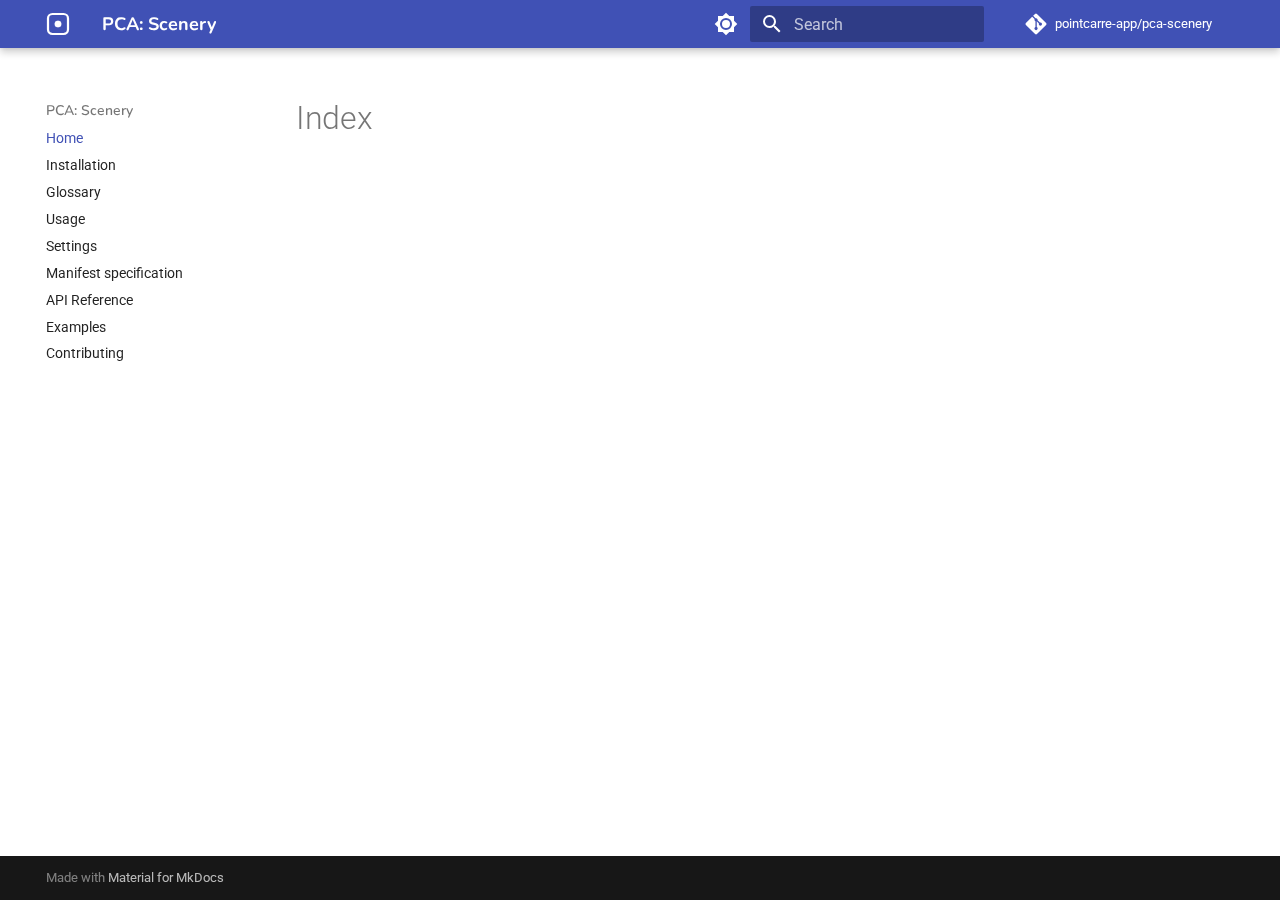
<file: index.html>
<!doctype html>
<html lang="en" class="no-js">
  <head>
    
      <meta charset="utf-8">
      <meta name="viewport" content="width=device-width,initial-scale=1">
      
      
      
        <link rel="canonical" href="https://pointcarre-app.github.io/pca-scenery/">
      
      
      
        <link rel="next" href="installation/">
      
      
      <link rel="icon" href="assets/images/favicon.png">
      <meta name="generator" content="mkdocs-1.6.1, mkdocs-material-9.5.42">
    
    
      
        <title>PCA: Scenery</title>
      
    
    
      <link rel="stylesheet" href="assets/stylesheets/main.0253249f.min.css">
      
        
        <link rel="stylesheet" href="assets/stylesheets/palette.06af60db.min.css">
      
      


    
    
      
    
    
      
        
        
        <link rel="preconnect" href="https://fonts.gstatic.com" crossorigin>
        <link rel="stylesheet" href="https://fonts.googleapis.com/css?family=Roboto:300,300i,400,400i,700,700i%7CRoboto+Mono:400,400i,700,700i&display=fallback">
        <style>:root{--md-text-font:"Roboto";--md-code-font:"Roboto Mono"}</style>
      
    
    
      <link rel="stylesheet" href="assets/_mkdocstrings.css">
    
      <link rel="stylesheet" href="stylesheets/extra.css">
    
    <script>__md_scope=new URL(".",location),__md_hash=e=>[...e].reduce(((e,_)=>(e<<5)-e+_.charCodeAt(0)),0),__md_get=(e,_=localStorage,t=__md_scope)=>JSON.parse(_.getItem(t.pathname+"."+e)),__md_set=(e,_,t=localStorage,a=__md_scope)=>{try{t.setItem(a.pathname+"."+e,JSON.stringify(_))}catch(e){}}</script>
    
      

    
    
    
  </head>
  
  
    
    
      
    
    
    
    
    <body dir="ltr" data-md-color-scheme="default" data-md-color-primary="#6032bc" data-md-color-accent="#6032bc">
  
    
    <input class="md-toggle" data-md-toggle="drawer" type="checkbox" id="__drawer" autocomplete="off">
    <input class="md-toggle" data-md-toggle="search" type="checkbox" id="__search" autocomplete="off">
    <label class="md-overlay" for="__drawer"></label>
    <div data-md-component="skip">
      
        
        <a href="#index" class="md-skip">
          Skip to content
        </a>
      
    </div>
    <div data-md-component="announce">
      
    </div>
    
    
      

  

<header class="md-header md-header--shadow" data-md-component="header">
  <nav class="md-header__inner md-grid" aria-label="Header">
    <a href="." title="PCA: Scenery" class="md-header__button md-logo" aria-label="PCA: Scenery" data-md-component="logo">
      
  <img src="assets/logo-jules-white.svg" alt="logo">

    </a>
    <label class="md-header__button md-icon" for="__drawer">
      
      <svg xmlns="http://www.w3.org/2000/svg" viewBox="0 0 24 24"><path d="M3 6h18v2H3zm0 5h18v2H3zm0 5h18v2H3z"/></svg>
    </label>
    <div class="md-header__title" data-md-component="header-title">
      <div class="md-header__ellipsis">
        <div class="md-header__topic">
          <span class="md-ellipsis">
            PCA: Scenery
          </span>
        </div>
        <div class="md-header__topic" data-md-component="header-topic">
          <span class="md-ellipsis">
            
              Home
            
          </span>
        </div>
      </div>
    </div>
    
      
        <form class="md-header__option" data-md-component="palette">
  
    
    
    
    <input class="md-option" data-md-color-media="" data-md-color-scheme="default" data-md-color-primary="#6032bc" data-md-color-accent="#6032bc"  aria-label="Switch to dark mode"  type="radio" name="__palette" id="__palette_0">
    
      <label class="md-header__button md-icon" title="Switch to dark mode" for="__palette_1" hidden>
        <svg xmlns="http://www.w3.org/2000/svg" viewBox="0 0 24 24"><path d="M12 8a4 4 0 0 0-4 4 4 4 0 0 0 4 4 4 4 0 0 0 4-4 4 4 0 0 0-4-4m0 10a6 6 0 0 1-6-6 6 6 0 0 1 6-6 6 6 0 0 1 6 6 6 6 0 0 1-6 6m8-9.31V4h-4.69L12 .69 8.69 4H4v4.69L.69 12 4 15.31V20h4.69L12 23.31 15.31 20H20v-4.69L23.31 12z"/></svg>
      </label>
    
  
    
    
    
    <input class="md-option" data-md-color-media="" data-md-color-scheme="slate" data-md-color-primary="#6032bc" data-md-color-accent="#6032bc"  aria-label="Switch to light mode"  type="radio" name="__palette" id="__palette_1">
    
      <label class="md-header__button md-icon" title="Switch to light mode" for="__palette_0" hidden>
        <svg xmlns="http://www.w3.org/2000/svg" viewBox="0 0 24 24"><path d="M12 18c-.89 0-1.74-.2-2.5-.55C11.56 16.5 13 14.42 13 12s-1.44-4.5-3.5-5.45C10.26 6.2 11.11 6 12 6a6 6 0 0 1 6 6 6 6 0 0 1-6 6m8-9.31V4h-4.69L12 .69 8.69 4H4v4.69L.69 12 4 15.31V20h4.69L12 23.31 15.31 20H20v-4.69L23.31 12z"/></svg>
      </label>
    
  
</form>
      
    
    
      <script>var palette=__md_get("__palette");if(palette&&palette.color){if("(prefers-color-scheme)"===palette.color.media){var media=matchMedia("(prefers-color-scheme: light)"),input=document.querySelector(media.matches?"[data-md-color-media='(prefers-color-scheme: light)']":"[data-md-color-media='(prefers-color-scheme: dark)']");palette.color.media=input.getAttribute("data-md-color-media"),palette.color.scheme=input.getAttribute("data-md-color-scheme"),palette.color.primary=input.getAttribute("data-md-color-primary"),palette.color.accent=input.getAttribute("data-md-color-accent")}for(var[key,value]of Object.entries(palette.color))document.body.setAttribute("data-md-color-"+key,value)}</script>
    
    
    
      <label class="md-header__button md-icon" for="__search">
        
        <svg xmlns="http://www.w3.org/2000/svg" viewBox="0 0 24 24"><path d="M9.5 3A6.5 6.5 0 0 1 16 9.5c0 1.61-.59 3.09-1.56 4.23l.27.27h.79l5 5-1.5 1.5-5-5v-.79l-.27-.27A6.52 6.52 0 0 1 9.5 16 6.5 6.5 0 0 1 3 9.5 6.5 6.5 0 0 1 9.5 3m0 2C7 5 5 7 5 9.5S7 14 9.5 14 14 12 14 9.5 12 5 9.5 5"/></svg>
      </label>
      <div class="md-search" data-md-component="search" role="dialog">
  <label class="md-search__overlay" for="__search"></label>
  <div class="md-search__inner" role="search">
    <form class="md-search__form" name="search">
      <input type="text" class="md-search__input" name="query" aria-label="Search" placeholder="Search" autocapitalize="off" autocorrect="off" autocomplete="off" spellcheck="false" data-md-component="search-query" required>
      <label class="md-search__icon md-icon" for="__search">
        
        <svg xmlns="http://www.w3.org/2000/svg" viewBox="0 0 24 24"><path d="M9.5 3A6.5 6.5 0 0 1 16 9.5c0 1.61-.59 3.09-1.56 4.23l.27.27h.79l5 5-1.5 1.5-5-5v-.79l-.27-.27A6.52 6.52 0 0 1 9.5 16 6.5 6.5 0 0 1 3 9.5 6.5 6.5 0 0 1 9.5 3m0 2C7 5 5 7 5 9.5S7 14 9.5 14 14 12 14 9.5 12 5 9.5 5"/></svg>
        
        <svg xmlns="http://www.w3.org/2000/svg" viewBox="0 0 24 24"><path d="M20 11v2H8l5.5 5.5-1.42 1.42L4.16 12l7.92-7.92L13.5 5.5 8 11z"/></svg>
      </label>
      <nav class="md-search__options" aria-label="Search">
        
        <button type="reset" class="md-search__icon md-icon" title="Clear" aria-label="Clear" tabindex="-1">
          
          <svg xmlns="http://www.w3.org/2000/svg" viewBox="0 0 24 24"><path d="M19 6.41 17.59 5 12 10.59 6.41 5 5 6.41 10.59 12 5 17.59 6.41 19 12 13.41 17.59 19 19 17.59 13.41 12z"/></svg>
        </button>
      </nav>
      
    </form>
    <div class="md-search__output">
      <div class="md-search__scrollwrap" tabindex="0" data-md-scrollfix>
        <div class="md-search-result" data-md-component="search-result">
          <div class="md-search-result__meta">
            Initializing search
          </div>
          <ol class="md-search-result__list" role="presentation"></ol>
        </div>
      </div>
    </div>
  </div>
</div>
    
    
      <div class="md-header__source">
        <a href="https://github.com/pointcarre-app/pca-scenery" title="Go to repository" class="md-source" data-md-component="source">
  <div class="md-source__icon md-icon">
    
    <svg xmlns="http://www.w3.org/2000/svg" viewBox="0 0 448 512"><!--! Font Awesome Free 6.6.0 by @fontawesome - https://fontawesome.com License - https://fontawesome.com/license/free (Icons: CC BY 4.0, Fonts: SIL OFL 1.1, Code: MIT License) Copyright 2024 Fonticons, Inc.--><path d="M439.55 236.05 244 40.45a28.87 28.87 0 0 0-40.81 0l-40.66 40.63 51.52 51.52c27.06-9.14 52.68 16.77 43.39 43.68l49.66 49.66c34.23-11.8 61.18 31 35.47 56.69-26.49 26.49-70.21-2.87-56-37.34L240.22 199v121.85c25.3 12.54 22.26 41.85 9.08 55a34.34 34.34 0 0 1-48.55 0c-17.57-17.6-11.07-46.91 11.25-56v-123c-20.8-8.51-24.6-30.74-18.64-45L142.57 101 8.45 235.14a28.86 28.86 0 0 0 0 40.81l195.61 195.6a28.86 28.86 0 0 0 40.8 0l194.69-194.69a28.86 28.86 0 0 0 0-40.81"/></svg>
  </div>
  <div class="md-source__repository">
    pointcarre-app/pca-scenery
  </div>
</a>
      </div>
    
  </nav>
  
</header>
    
    <div class="md-container" data-md-component="container">
      
      
        
          
        
      
      <main class="md-main" data-md-component="main">
        <div class="md-main__inner md-grid">
          
            
              
              <div class="md-sidebar md-sidebar--primary" data-md-component="sidebar" data-md-type="navigation" >
                <div class="md-sidebar__scrollwrap">
                  <div class="md-sidebar__inner">
                    



<nav class="md-nav md-nav--primary" aria-label="Navigation" data-md-level="0">
  <label class="md-nav__title" for="__drawer">
    <a href="." title="PCA: Scenery" class="md-nav__button md-logo" aria-label="PCA: Scenery" data-md-component="logo">
      
  <img src="assets/logo-jules-white.svg" alt="logo">

    </a>
    PCA: Scenery
  </label>
  
    <div class="md-nav__source">
      <a href="https://github.com/pointcarre-app/pca-scenery" title="Go to repository" class="md-source" data-md-component="source">
  <div class="md-source__icon md-icon">
    
    <svg xmlns="http://www.w3.org/2000/svg" viewBox="0 0 448 512"><!--! Font Awesome Free 6.6.0 by @fontawesome - https://fontawesome.com License - https://fontawesome.com/license/free (Icons: CC BY 4.0, Fonts: SIL OFL 1.1, Code: MIT License) Copyright 2024 Fonticons, Inc.--><path d="M439.55 236.05 244 40.45a28.87 28.87 0 0 0-40.81 0l-40.66 40.63 51.52 51.52c27.06-9.14 52.68 16.77 43.39 43.68l49.66 49.66c34.23-11.8 61.18 31 35.47 56.69-26.49 26.49-70.21-2.87-56-37.34L240.22 199v121.85c25.3 12.54 22.26 41.85 9.08 55a34.34 34.34 0 0 1-48.55 0c-17.57-17.6-11.07-46.91 11.25-56v-123c-20.8-8.51-24.6-30.74-18.64-45L142.57 101 8.45 235.14a28.86 28.86 0 0 0 0 40.81l195.61 195.6a28.86 28.86 0 0 0 40.8 0l194.69-194.69a28.86 28.86 0 0 0 0-40.81"/></svg>
  </div>
  <div class="md-source__repository">
    pointcarre-app/pca-scenery
  </div>
</a>
    </div>
  
  <ul class="md-nav__list" data-md-scrollfix>
    
      
      
  
  
    
  
  
  
    <li class="md-nav__item md-nav__item--active">
      
      <input class="md-nav__toggle md-toggle" type="checkbox" id="__toc">
      
      
        
      
      
      <a href="." class="md-nav__link md-nav__link--active">
        
  
  <span class="md-ellipsis">
    Home
  </span>
  

      </a>
      
    </li>
  

    
      
      
  
  
  
  
    <li class="md-nav__item">
      <a href="installation/" class="md-nav__link">
        
  
  <span class="md-ellipsis">
    Installation
  </span>
  

      </a>
    </li>
  

    
      
      
  
  
  
  
    <li class="md-nav__item">
      <a href="glossary/" class="md-nav__link">
        
  
  <span class="md-ellipsis">
    Glossary
  </span>
  

      </a>
    </li>
  

    
      
      
  
  
  
  
    <li class="md-nav__item">
      <a href="usage/" class="md-nav__link">
        
  
  <span class="md-ellipsis">
    Usage
  </span>
  

      </a>
    </li>
  

    
      
      
  
  
  
  
    <li class="md-nav__item">
      <a href="settings/" class="md-nav__link">
        
  
  <span class="md-ellipsis">
    Settings
  </span>
  

      </a>
    </li>
  

    
      
      
  
  
  
  
    <li class="md-nav__item">
      <a href="manifest_specification/" class="md-nav__link">
        
  
  <span class="md-ellipsis">
    Manifest specification
  </span>
  

      </a>
    </li>
  

    
      
      
  
  
  
  
    <li class="md-nav__item">
      <a href="api/" class="md-nav__link">
        
  
  <span class="md-ellipsis">
    API Reference
  </span>
  

      </a>
    </li>
  

    
      
      
  
  
  
  
    <li class="md-nav__item">
      <a href="examples/basic/" class="md-nav__link">
        
  
  <span class="md-ellipsis">
    Examples
  </span>
  

      </a>
    </li>
  

    
      
      
  
  
  
  
    <li class="md-nav__item">
      <a href="contributing/" class="md-nav__link">
        
  
  <span class="md-ellipsis">
    Contributing
  </span>
  

      </a>
    </li>
  

    
  </ul>
</nav>
                  </div>
                </div>
              </div>
            
            
              
              <div class="md-sidebar md-sidebar--secondary" data-md-component="sidebar" data-md-type="toc" >
                <div class="md-sidebar__scrollwrap">
                  <div class="md-sidebar__inner">
                    

<nav class="md-nav md-nav--secondary" aria-label="Table of contents">
  
  
  
    
  
  
</nav>
                  </div>
                </div>
              </div>
            
          
          
            <div class="md-content" data-md-component="content">
              <article class="md-content__inner md-typeset">
                
                  

  
  


<h1 id="index">Index</h1>












                
              </article>
            </div>
          
          
<script>var target=document.getElementById(location.hash.slice(1));target&&target.name&&(target.checked=target.name.startsWith("__tabbed_"))</script>
        </div>
        
      </main>
      
        <footer class="md-footer">
  
  <div class="md-footer-meta md-typeset">
    <div class="md-footer-meta__inner md-grid">
      <div class="md-copyright">
  
  
    Made with
    <a href="https://squidfunk.github.io/mkdocs-material/" target="_blank" rel="noopener">
      Material for MkDocs
    </a>
  
</div>
      
    </div>
  </div>
</footer>
      
    </div>
    <div class="md-dialog" data-md-component="dialog">
      <div class="md-dialog__inner md-typeset"></div>
    </div>
    
    
    <script id="__config" type="application/json">{"base": ".", "features": [], "search": "assets/javascripts/workers/search.6ce7567c.min.js", "translations": {"clipboard.copied": "Copied to clipboard", "clipboard.copy": "Copy to clipboard", "search.result.more.one": "1 more on this page", "search.result.more.other": "# more on this page", "search.result.none": "No matching documents", "search.result.one": "1 matching document", "search.result.other": "# matching documents", "search.result.placeholder": "Type to start searching", "search.result.term.missing": "Missing", "select.version": "Select version"}}</script>
    
    
      <script src="assets/javascripts/bundle.83f73b43.min.js"></script>
      
    
  </body>
</html>
</file>
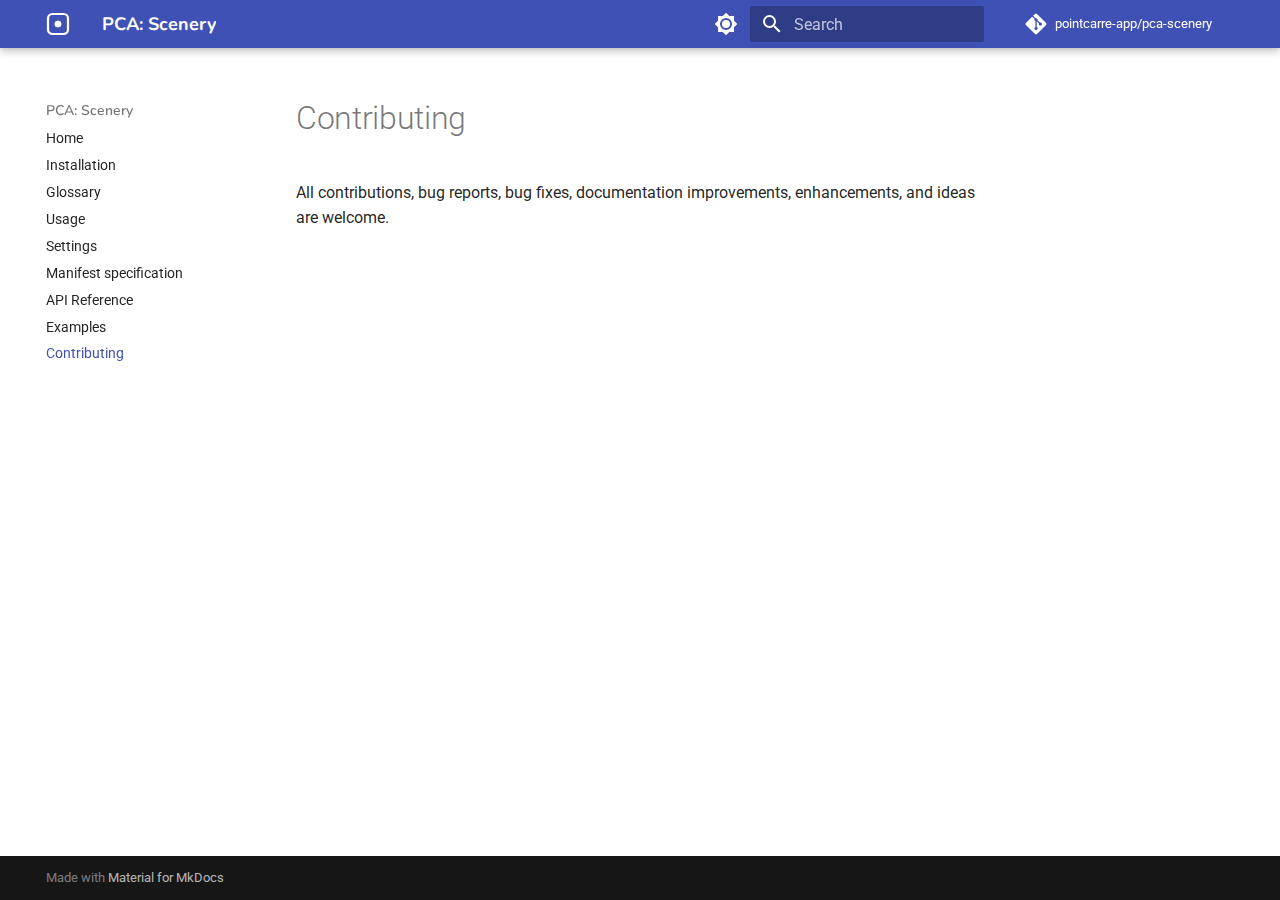
<file: contributing/index.html>
<!doctype html>
<html lang="en" class="no-js">
  <head>
    
      <meta charset="utf-8">
      <meta name="viewport" content="width=device-width,initial-scale=1">
      
      
      
        <link rel="canonical" href="https://pointcarre-app.github.io/pca-scenery/contributing/">
      
      
        <link rel="prev" href="../examples/basic/">
      
      
      
      <link rel="icon" href="../assets/images/favicon.png">
      <meta name="generator" content="mkdocs-1.6.1, mkdocs-material-9.5.42">
    
    
      
        <title>Contributing - PCA: Scenery</title>
      
    
    
      <link rel="stylesheet" href="../assets/stylesheets/main.0253249f.min.css">
      
        
        <link rel="stylesheet" href="../assets/stylesheets/palette.06af60db.min.css">
      
      


    
    
      
    
    
      
        
        
        <link rel="preconnect" href="https://fonts.gstatic.com" crossorigin>
        <link rel="stylesheet" href="https://fonts.googleapis.com/css?family=Roboto:300,300i,400,400i,700,700i%7CRoboto+Mono:400,400i,700,700i&display=fallback">
        <style>:root{--md-text-font:"Roboto";--md-code-font:"Roboto Mono"}</style>
      
    
    
      <link rel="stylesheet" href="../assets/_mkdocstrings.css">
    
      <link rel="stylesheet" href="../stylesheets/extra.css">
    
    <script>__md_scope=new URL("..",location),__md_hash=e=>[...e].reduce(((e,_)=>(e<<5)-e+_.charCodeAt(0)),0),__md_get=(e,_=localStorage,t=__md_scope)=>JSON.parse(_.getItem(t.pathname+"."+e)),__md_set=(e,_,t=localStorage,a=__md_scope)=>{try{t.setItem(a.pathname+"."+e,JSON.stringify(_))}catch(e){}}</script>
    
      

    
    
    
  </head>
  
  
    
    
      
    
    
    
    
    <body dir="ltr" data-md-color-scheme="default" data-md-color-primary="#6032bc" data-md-color-accent="#6032bc">
  
    
    <input class="md-toggle" data-md-toggle="drawer" type="checkbox" id="__drawer" autocomplete="off">
    <input class="md-toggle" data-md-toggle="search" type="checkbox" id="__search" autocomplete="off">
    <label class="md-overlay" for="__drawer"></label>
    <div data-md-component="skip">
      
    </div>
    <div data-md-component="announce">
      
    </div>
    
    
      

  

<header class="md-header md-header--shadow" data-md-component="header">
  <nav class="md-header__inner md-grid" aria-label="Header">
    <a href=".." title="PCA: Scenery" class="md-header__button md-logo" aria-label="PCA: Scenery" data-md-component="logo">
      
  <img src="../assets/logo-jules-white.svg" alt="logo">

    </a>
    <label class="md-header__button md-icon" for="__drawer">
      
      <svg xmlns="http://www.w3.org/2000/svg" viewBox="0 0 24 24"><path d="M3 6h18v2H3zm0 5h18v2H3zm0 5h18v2H3z"/></svg>
    </label>
    <div class="md-header__title" data-md-component="header-title">
      <div class="md-header__ellipsis">
        <div class="md-header__topic">
          <span class="md-ellipsis">
            PCA: Scenery
          </span>
        </div>
        <div class="md-header__topic" data-md-component="header-topic">
          <span class="md-ellipsis">
            
              Contributing
            
          </span>
        </div>
      </div>
    </div>
    
      
        <form class="md-header__option" data-md-component="palette">
  
    
    
    
    <input class="md-option" data-md-color-media="" data-md-color-scheme="default" data-md-color-primary="#6032bc" data-md-color-accent="#6032bc"  aria-label="Switch to dark mode"  type="radio" name="__palette" id="__palette_0">
    
      <label class="md-header__button md-icon" title="Switch to dark mode" for="__palette_1" hidden>
        <svg xmlns="http://www.w3.org/2000/svg" viewBox="0 0 24 24"><path d="M12 8a4 4 0 0 0-4 4 4 4 0 0 0 4 4 4 4 0 0 0 4-4 4 4 0 0 0-4-4m0 10a6 6 0 0 1-6-6 6 6 0 0 1 6-6 6 6 0 0 1 6 6 6 6 0 0 1-6 6m8-9.31V4h-4.69L12 .69 8.69 4H4v4.69L.69 12 4 15.31V20h4.69L12 23.31 15.31 20H20v-4.69L23.31 12z"/></svg>
      </label>
    
  
    
    
    
    <input class="md-option" data-md-color-media="" data-md-color-scheme="slate" data-md-color-primary="#6032bc" data-md-color-accent="#6032bc"  aria-label="Switch to light mode"  type="radio" name="__palette" id="__palette_1">
    
      <label class="md-header__button md-icon" title="Switch to light mode" for="__palette_0" hidden>
        <svg xmlns="http://www.w3.org/2000/svg" viewBox="0 0 24 24"><path d="M12 18c-.89 0-1.74-.2-2.5-.55C11.56 16.5 13 14.42 13 12s-1.44-4.5-3.5-5.45C10.26 6.2 11.11 6 12 6a6 6 0 0 1 6 6 6 6 0 0 1-6 6m8-9.31V4h-4.69L12 .69 8.69 4H4v4.69L.69 12 4 15.31V20h4.69L12 23.31 15.31 20H20v-4.69L23.31 12z"/></svg>
      </label>
    
  
</form>
      
    
    
      <script>var palette=__md_get("__palette");if(palette&&palette.color){if("(prefers-color-scheme)"===palette.color.media){var media=matchMedia("(prefers-color-scheme: light)"),input=document.querySelector(media.matches?"[data-md-color-media='(prefers-color-scheme: light)']":"[data-md-color-media='(prefers-color-scheme: dark)']");palette.color.media=input.getAttribute("data-md-color-media"),palette.color.scheme=input.getAttribute("data-md-color-scheme"),palette.color.primary=input.getAttribute("data-md-color-primary"),palette.color.accent=input.getAttribute("data-md-color-accent")}for(var[key,value]of Object.entries(palette.color))document.body.setAttribute("data-md-color-"+key,value)}</script>
    
    
    
      <label class="md-header__button md-icon" for="__search">
        
        <svg xmlns="http://www.w3.org/2000/svg" viewBox="0 0 24 24"><path d="M9.5 3A6.5 6.5 0 0 1 16 9.5c0 1.61-.59 3.09-1.56 4.23l.27.27h.79l5 5-1.5 1.5-5-5v-.79l-.27-.27A6.52 6.52 0 0 1 9.5 16 6.5 6.5 0 0 1 3 9.5 6.5 6.5 0 0 1 9.5 3m0 2C7 5 5 7 5 9.5S7 14 9.5 14 14 12 14 9.5 12 5 9.5 5"/></svg>
      </label>
      <div class="md-search" data-md-component="search" role="dialog">
  <label class="md-search__overlay" for="__search"></label>
  <div class="md-search__inner" role="search">
    <form class="md-search__form" name="search">
      <input type="text" class="md-search__input" name="query" aria-label="Search" placeholder="Search" autocapitalize="off" autocorrect="off" autocomplete="off" spellcheck="false" data-md-component="search-query" required>
      <label class="md-search__icon md-icon" for="__search">
        
        <svg xmlns="http://www.w3.org/2000/svg" viewBox="0 0 24 24"><path d="M9.5 3A6.5 6.5 0 0 1 16 9.5c0 1.61-.59 3.09-1.56 4.23l.27.27h.79l5 5-1.5 1.5-5-5v-.79l-.27-.27A6.52 6.52 0 0 1 9.5 16 6.5 6.5 0 0 1 3 9.5 6.5 6.5 0 0 1 9.5 3m0 2C7 5 5 7 5 9.5S7 14 9.5 14 14 12 14 9.5 12 5 9.5 5"/></svg>
        
        <svg xmlns="http://www.w3.org/2000/svg" viewBox="0 0 24 24"><path d="M20 11v2H8l5.5 5.5-1.42 1.42L4.16 12l7.92-7.92L13.5 5.5 8 11z"/></svg>
      </label>
      <nav class="md-search__options" aria-label="Search">
        
        <button type="reset" class="md-search__icon md-icon" title="Clear" aria-label="Clear" tabindex="-1">
          
          <svg xmlns="http://www.w3.org/2000/svg" viewBox="0 0 24 24"><path d="M19 6.41 17.59 5 12 10.59 6.41 5 5 6.41 10.59 12 5 17.59 6.41 19 12 13.41 17.59 19 19 17.59 13.41 12z"/></svg>
        </button>
      </nav>
      
    </form>
    <div class="md-search__output">
      <div class="md-search__scrollwrap" tabindex="0" data-md-scrollfix>
        <div class="md-search-result" data-md-component="search-result">
          <div class="md-search-result__meta">
            Initializing search
          </div>
          <ol class="md-search-result__list" role="presentation"></ol>
        </div>
      </div>
    </div>
  </div>
</div>
    
    
      <div class="md-header__source">
        <a href="https://github.com/pointcarre-app/pca-scenery" title="Go to repository" class="md-source" data-md-component="source">
  <div class="md-source__icon md-icon">
    
    <svg xmlns="http://www.w3.org/2000/svg" viewBox="0 0 448 512"><!--! Font Awesome Free 6.6.0 by @fontawesome - https://fontawesome.com License - https://fontawesome.com/license/free (Icons: CC BY 4.0, Fonts: SIL OFL 1.1, Code: MIT License) Copyright 2024 Fonticons, Inc.--><path d="M439.55 236.05 244 40.45a28.87 28.87 0 0 0-40.81 0l-40.66 40.63 51.52 51.52c27.06-9.14 52.68 16.77 43.39 43.68l49.66 49.66c34.23-11.8 61.18 31 35.47 56.69-26.49 26.49-70.21-2.87-56-37.34L240.22 199v121.85c25.3 12.54 22.26 41.85 9.08 55a34.34 34.34 0 0 1-48.55 0c-17.57-17.6-11.07-46.91 11.25-56v-123c-20.8-8.51-24.6-30.74-18.64-45L142.57 101 8.45 235.14a28.86 28.86 0 0 0 0 40.81l195.61 195.6a28.86 28.86 0 0 0 40.8 0l194.69-194.69a28.86 28.86 0 0 0 0-40.81"/></svg>
  </div>
  <div class="md-source__repository">
    pointcarre-app/pca-scenery
  </div>
</a>
      </div>
    
  </nav>
  
</header>
    
    <div class="md-container" data-md-component="container">
      
      
        
          
        
      
      <main class="md-main" data-md-component="main">
        <div class="md-main__inner md-grid">
          
            
              
              <div class="md-sidebar md-sidebar--primary" data-md-component="sidebar" data-md-type="navigation" >
                <div class="md-sidebar__scrollwrap">
                  <div class="md-sidebar__inner">
                    



<nav class="md-nav md-nav--primary" aria-label="Navigation" data-md-level="0">
  <label class="md-nav__title" for="__drawer">
    <a href=".." title="PCA: Scenery" class="md-nav__button md-logo" aria-label="PCA: Scenery" data-md-component="logo">
      
  <img src="../assets/logo-jules-white.svg" alt="logo">

    </a>
    PCA: Scenery
  </label>
  
    <div class="md-nav__source">
      <a href="https://github.com/pointcarre-app/pca-scenery" title="Go to repository" class="md-source" data-md-component="source">
  <div class="md-source__icon md-icon">
    
    <svg xmlns="http://www.w3.org/2000/svg" viewBox="0 0 448 512"><!--! Font Awesome Free 6.6.0 by @fontawesome - https://fontawesome.com License - https://fontawesome.com/license/free (Icons: CC BY 4.0, Fonts: SIL OFL 1.1, Code: MIT License) Copyright 2024 Fonticons, Inc.--><path d="M439.55 236.05 244 40.45a28.87 28.87 0 0 0-40.81 0l-40.66 40.63 51.52 51.52c27.06-9.14 52.68 16.77 43.39 43.68l49.66 49.66c34.23-11.8 61.18 31 35.47 56.69-26.49 26.49-70.21-2.87-56-37.34L240.22 199v121.85c25.3 12.54 22.26 41.85 9.08 55a34.34 34.34 0 0 1-48.55 0c-17.57-17.6-11.07-46.91 11.25-56v-123c-20.8-8.51-24.6-30.74-18.64-45L142.57 101 8.45 235.14a28.86 28.86 0 0 0 0 40.81l195.61 195.6a28.86 28.86 0 0 0 40.8 0l194.69-194.69a28.86 28.86 0 0 0 0-40.81"/></svg>
  </div>
  <div class="md-source__repository">
    pointcarre-app/pca-scenery
  </div>
</a>
    </div>
  
  <ul class="md-nav__list" data-md-scrollfix>
    
      
      
  
  
  
  
    <li class="md-nav__item">
      <a href=".." class="md-nav__link">
        
  
  <span class="md-ellipsis">
    Home
  </span>
  

      </a>
    </li>
  

    
      
      
  
  
  
  
    <li class="md-nav__item">
      <a href="../installation/" class="md-nav__link">
        
  
  <span class="md-ellipsis">
    Installation
  </span>
  

      </a>
    </li>
  

    
      
      
  
  
  
  
    <li class="md-nav__item">
      <a href="../glossary/" class="md-nav__link">
        
  
  <span class="md-ellipsis">
    Glossary
  </span>
  

      </a>
    </li>
  

    
      
      
  
  
  
  
    <li class="md-nav__item">
      <a href="../usage/" class="md-nav__link">
        
  
  <span class="md-ellipsis">
    Usage
  </span>
  

      </a>
    </li>
  

    
      
      
  
  
  
  
    <li class="md-nav__item">
      <a href="../settings/" class="md-nav__link">
        
  
  <span class="md-ellipsis">
    Settings
  </span>
  

      </a>
    </li>
  

    
      
      
  
  
  
  
    <li class="md-nav__item">
      <a href="../manifest_specification/" class="md-nav__link">
        
  
  <span class="md-ellipsis">
    Manifest specification
  </span>
  

      </a>
    </li>
  

    
      
      
  
  
  
  
    <li class="md-nav__item">
      <a href="../api/" class="md-nav__link">
        
  
  <span class="md-ellipsis">
    API Reference
  </span>
  

      </a>
    </li>
  

    
      
      
  
  
  
  
    <li class="md-nav__item">
      <a href="../examples/basic/" class="md-nav__link">
        
  
  <span class="md-ellipsis">
    Examples
  </span>
  

      </a>
    </li>
  

    
      
      
  
  
    
  
  
  
    <li class="md-nav__item md-nav__item--active">
      
      <input class="md-nav__toggle md-toggle" type="checkbox" id="__toc">
      
      
      
      <a href="./" class="md-nav__link md-nav__link--active">
        
  
  <span class="md-ellipsis">
    Contributing
  </span>
  

      </a>
      
    </li>
  

    
  </ul>
</nav>
                  </div>
                </div>
              </div>
            
            
              
              <div class="md-sidebar md-sidebar--secondary" data-md-component="sidebar" data-md-type="toc" >
                <div class="md-sidebar__scrollwrap">
                  <div class="md-sidebar__inner">
                    

<nav class="md-nav md-nav--secondary" aria-label="Table of contents">
  
  
  
  
</nav>
                  </div>
                </div>
              </div>
            
          
          
            <div class="md-content" data-md-component="content">
              <article class="md-content__inner md-typeset">
                
                  

  
  


  <h1>Contributing</h1>

<p>All contributions, bug reports, bug fixes, documentation improvements, enhancements, and ideas are welcome.</p>












                
              </article>
            </div>
          
          
<script>var target=document.getElementById(location.hash.slice(1));target&&target.name&&(target.checked=target.name.startsWith("__tabbed_"))</script>
        </div>
        
      </main>
      
        <footer class="md-footer">
  
  <div class="md-footer-meta md-typeset">
    <div class="md-footer-meta__inner md-grid">
      <div class="md-copyright">
  
  
    Made with
    <a href="https://squidfunk.github.io/mkdocs-material/" target="_blank" rel="noopener">
      Material for MkDocs
    </a>
  
</div>
      
    </div>
  </div>
</footer>
      
    </div>
    <div class="md-dialog" data-md-component="dialog">
      <div class="md-dialog__inner md-typeset"></div>
    </div>
    
    
    <script id="__config" type="application/json">{"base": "..", "features": [], "search": "../assets/javascripts/workers/search.6ce7567c.min.js", "translations": {"clipboard.copied": "Copied to clipboard", "clipboard.copy": "Copy to clipboard", "search.result.more.one": "1 more on this page", "search.result.more.other": "# more on this page", "search.result.none": "No matching documents", "search.result.one": "1 matching document", "search.result.other": "# matching documents", "search.result.placeholder": "Type to start searching", "search.result.term.missing": "Missing", "select.version": "Select version"}}</script>
    
    
      <script src="../assets/javascripts/bundle.83f73b43.min.js"></script>
      
    
  </body>
</html>
</file>
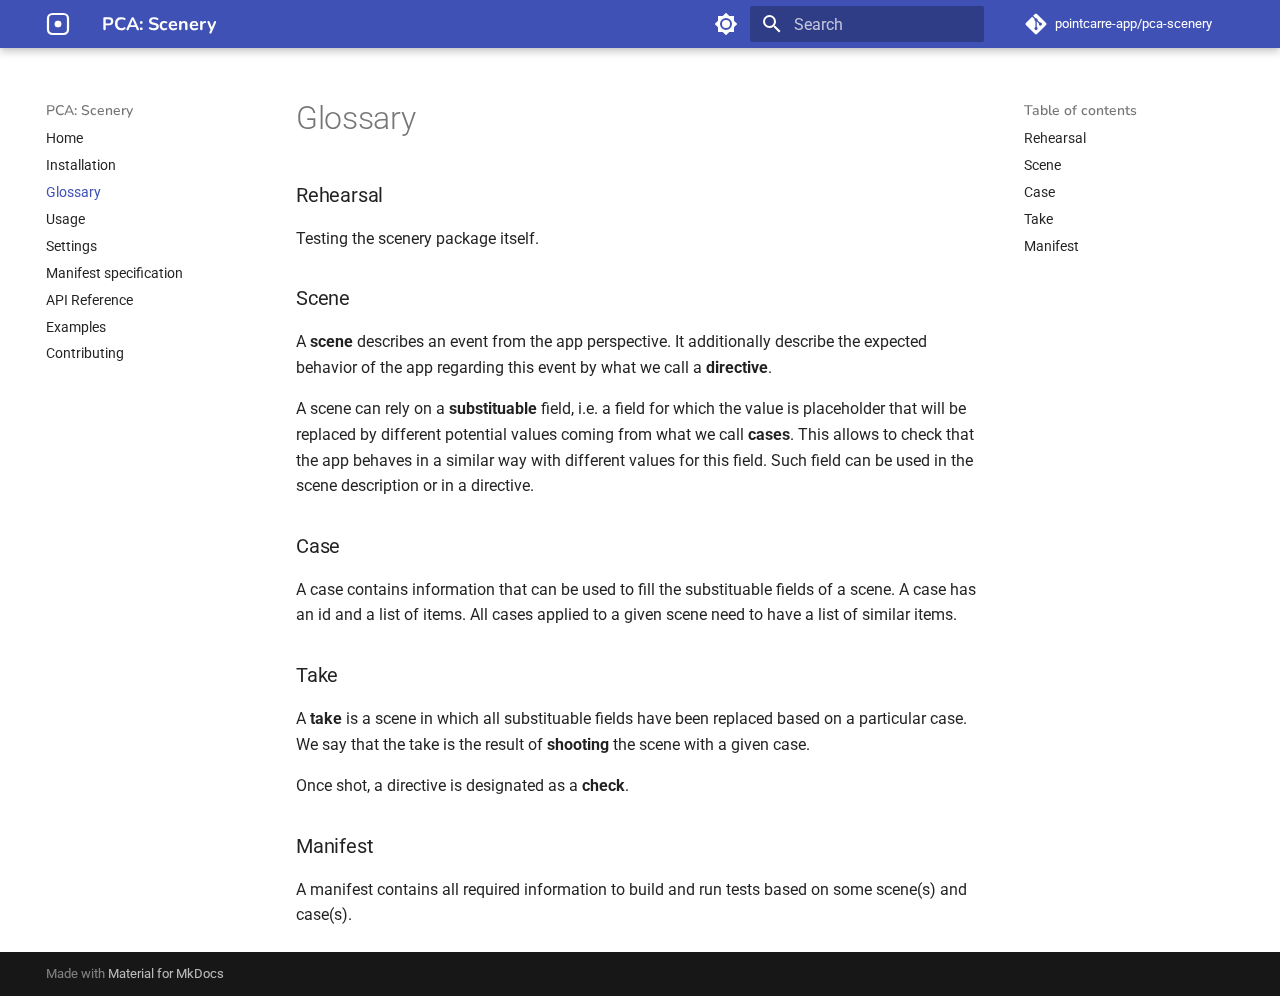
<file: glossary/index.html>
<!doctype html>
<html lang="en" class="no-js">
  <head>
    
      <meta charset="utf-8">
      <meta name="viewport" content="width=device-width,initial-scale=1">
      
      
      
        <link rel="canonical" href="https://pointcarre-app.github.io/pca-scenery/glossary/">
      
      
        <link rel="prev" href="../installation/">
      
      
        <link rel="next" href="../usage/">
      
      
      <link rel="icon" href="../assets/images/favicon.png">
      <meta name="generator" content="mkdocs-1.6.1, mkdocs-material-9.5.42">
    
    
      
        <title>Glossary - PCA: Scenery</title>
      
    
    
      <link rel="stylesheet" href="../assets/stylesheets/main.0253249f.min.css">
      
        
        <link rel="stylesheet" href="../assets/stylesheets/palette.06af60db.min.css">
      
      


    
    
      
    
    
      
        
        
        <link rel="preconnect" href="https://fonts.gstatic.com" crossorigin>
        <link rel="stylesheet" href="https://fonts.googleapis.com/css?family=Roboto:300,300i,400,400i,700,700i%7CRoboto+Mono:400,400i,700,700i&display=fallback">
        <style>:root{--md-text-font:"Roboto";--md-code-font:"Roboto Mono"}</style>
      
    
    
      <link rel="stylesheet" href="../assets/_mkdocstrings.css">
    
      <link rel="stylesheet" href="../stylesheets/extra.css">
    
    <script>__md_scope=new URL("..",location),__md_hash=e=>[...e].reduce(((e,_)=>(e<<5)-e+_.charCodeAt(0)),0),__md_get=(e,_=localStorage,t=__md_scope)=>JSON.parse(_.getItem(t.pathname+"."+e)),__md_set=(e,_,t=localStorage,a=__md_scope)=>{try{t.setItem(a.pathname+"."+e,JSON.stringify(_))}catch(e){}}</script>
    
      

    
    
    
  </head>
  
  
    
    
      
    
    
    
    
    <body dir="ltr" data-md-color-scheme="default" data-md-color-primary="#6032bc" data-md-color-accent="#6032bc">
  
    
    <input class="md-toggle" data-md-toggle="drawer" type="checkbox" id="__drawer" autocomplete="off">
    <input class="md-toggle" data-md-toggle="search" type="checkbox" id="__search" autocomplete="off">
    <label class="md-overlay" for="__drawer"></label>
    <div data-md-component="skip">
      
        
        <a href="#glossary" class="md-skip">
          Skip to content
        </a>
      
    </div>
    <div data-md-component="announce">
      
    </div>
    
    
      

  

<header class="md-header md-header--shadow" data-md-component="header">
  <nav class="md-header__inner md-grid" aria-label="Header">
    <a href=".." title="PCA: Scenery" class="md-header__button md-logo" aria-label="PCA: Scenery" data-md-component="logo">
      
  <img src="../assets/logo-jules-white.svg" alt="logo">

    </a>
    <label class="md-header__button md-icon" for="__drawer">
      
      <svg xmlns="http://www.w3.org/2000/svg" viewBox="0 0 24 24"><path d="M3 6h18v2H3zm0 5h18v2H3zm0 5h18v2H3z"/></svg>
    </label>
    <div class="md-header__title" data-md-component="header-title">
      <div class="md-header__ellipsis">
        <div class="md-header__topic">
          <span class="md-ellipsis">
            PCA: Scenery
          </span>
        </div>
        <div class="md-header__topic" data-md-component="header-topic">
          <span class="md-ellipsis">
            
              Glossary
            
          </span>
        </div>
      </div>
    </div>
    
      
        <form class="md-header__option" data-md-component="palette">
  
    
    
    
    <input class="md-option" data-md-color-media="" data-md-color-scheme="default" data-md-color-primary="#6032bc" data-md-color-accent="#6032bc"  aria-label="Switch to dark mode"  type="radio" name="__palette" id="__palette_0">
    
      <label class="md-header__button md-icon" title="Switch to dark mode" for="__palette_1" hidden>
        <svg xmlns="http://www.w3.org/2000/svg" viewBox="0 0 24 24"><path d="M12 8a4 4 0 0 0-4 4 4 4 0 0 0 4 4 4 4 0 0 0 4-4 4 4 0 0 0-4-4m0 10a6 6 0 0 1-6-6 6 6 0 0 1 6-6 6 6 0 0 1 6 6 6 6 0 0 1-6 6m8-9.31V4h-4.69L12 .69 8.69 4H4v4.69L.69 12 4 15.31V20h4.69L12 23.31 15.31 20H20v-4.69L23.31 12z"/></svg>
      </label>
    
  
    
    
    
    <input class="md-option" data-md-color-media="" data-md-color-scheme="slate" data-md-color-primary="#6032bc" data-md-color-accent="#6032bc"  aria-label="Switch to light mode"  type="radio" name="__palette" id="__palette_1">
    
      <label class="md-header__button md-icon" title="Switch to light mode" for="__palette_0" hidden>
        <svg xmlns="http://www.w3.org/2000/svg" viewBox="0 0 24 24"><path d="M12 18c-.89 0-1.74-.2-2.5-.55C11.56 16.5 13 14.42 13 12s-1.44-4.5-3.5-5.45C10.26 6.2 11.11 6 12 6a6 6 0 0 1 6 6 6 6 0 0 1-6 6m8-9.31V4h-4.69L12 .69 8.69 4H4v4.69L.69 12 4 15.31V20h4.69L12 23.31 15.31 20H20v-4.69L23.31 12z"/></svg>
      </label>
    
  
</form>
      
    
    
      <script>var palette=__md_get("__palette");if(palette&&palette.color){if("(prefers-color-scheme)"===palette.color.media){var media=matchMedia("(prefers-color-scheme: light)"),input=document.querySelector(media.matches?"[data-md-color-media='(prefers-color-scheme: light)']":"[data-md-color-media='(prefers-color-scheme: dark)']");palette.color.media=input.getAttribute("data-md-color-media"),palette.color.scheme=input.getAttribute("data-md-color-scheme"),palette.color.primary=input.getAttribute("data-md-color-primary"),palette.color.accent=input.getAttribute("data-md-color-accent")}for(var[key,value]of Object.entries(palette.color))document.body.setAttribute("data-md-color-"+key,value)}</script>
    
    
    
      <label class="md-header__button md-icon" for="__search">
        
        <svg xmlns="http://www.w3.org/2000/svg" viewBox="0 0 24 24"><path d="M9.5 3A6.5 6.5 0 0 1 16 9.5c0 1.61-.59 3.09-1.56 4.23l.27.27h.79l5 5-1.5 1.5-5-5v-.79l-.27-.27A6.52 6.52 0 0 1 9.5 16 6.5 6.5 0 0 1 3 9.5 6.5 6.5 0 0 1 9.5 3m0 2C7 5 5 7 5 9.5S7 14 9.5 14 14 12 14 9.5 12 5 9.5 5"/></svg>
      </label>
      <div class="md-search" data-md-component="search" role="dialog">
  <label class="md-search__overlay" for="__search"></label>
  <div class="md-search__inner" role="search">
    <form class="md-search__form" name="search">
      <input type="text" class="md-search__input" name="query" aria-label="Search" placeholder="Search" autocapitalize="off" autocorrect="off" autocomplete="off" spellcheck="false" data-md-component="search-query" required>
      <label class="md-search__icon md-icon" for="__search">
        
        <svg xmlns="http://www.w3.org/2000/svg" viewBox="0 0 24 24"><path d="M9.5 3A6.5 6.5 0 0 1 16 9.5c0 1.61-.59 3.09-1.56 4.23l.27.27h.79l5 5-1.5 1.5-5-5v-.79l-.27-.27A6.52 6.52 0 0 1 9.5 16 6.5 6.5 0 0 1 3 9.5 6.5 6.5 0 0 1 9.5 3m0 2C7 5 5 7 5 9.5S7 14 9.5 14 14 12 14 9.5 12 5 9.5 5"/></svg>
        
        <svg xmlns="http://www.w3.org/2000/svg" viewBox="0 0 24 24"><path d="M20 11v2H8l5.5 5.5-1.42 1.42L4.16 12l7.92-7.92L13.5 5.5 8 11z"/></svg>
      </label>
      <nav class="md-search__options" aria-label="Search">
        
        <button type="reset" class="md-search__icon md-icon" title="Clear" aria-label="Clear" tabindex="-1">
          
          <svg xmlns="http://www.w3.org/2000/svg" viewBox="0 0 24 24"><path d="M19 6.41 17.59 5 12 10.59 6.41 5 5 6.41 10.59 12 5 17.59 6.41 19 12 13.41 17.59 19 19 17.59 13.41 12z"/></svg>
        </button>
      </nav>
      
    </form>
    <div class="md-search__output">
      <div class="md-search__scrollwrap" tabindex="0" data-md-scrollfix>
        <div class="md-search-result" data-md-component="search-result">
          <div class="md-search-result__meta">
            Initializing search
          </div>
          <ol class="md-search-result__list" role="presentation"></ol>
        </div>
      </div>
    </div>
  </div>
</div>
    
    
      <div class="md-header__source">
        <a href="https://github.com/pointcarre-app/pca-scenery" title="Go to repository" class="md-source" data-md-component="source">
  <div class="md-source__icon md-icon">
    
    <svg xmlns="http://www.w3.org/2000/svg" viewBox="0 0 448 512"><!--! Font Awesome Free 6.6.0 by @fontawesome - https://fontawesome.com License - https://fontawesome.com/license/free (Icons: CC BY 4.0, Fonts: SIL OFL 1.1, Code: MIT License) Copyright 2024 Fonticons, Inc.--><path d="M439.55 236.05 244 40.45a28.87 28.87 0 0 0-40.81 0l-40.66 40.63 51.52 51.52c27.06-9.14 52.68 16.77 43.39 43.68l49.66 49.66c34.23-11.8 61.18 31 35.47 56.69-26.49 26.49-70.21-2.87-56-37.34L240.22 199v121.85c25.3 12.54 22.26 41.85 9.08 55a34.34 34.34 0 0 1-48.55 0c-17.57-17.6-11.07-46.91 11.25-56v-123c-20.8-8.51-24.6-30.74-18.64-45L142.57 101 8.45 235.14a28.86 28.86 0 0 0 0 40.81l195.61 195.6a28.86 28.86 0 0 0 40.8 0l194.69-194.69a28.86 28.86 0 0 0 0-40.81"/></svg>
  </div>
  <div class="md-source__repository">
    pointcarre-app/pca-scenery
  </div>
</a>
      </div>
    
  </nav>
  
</header>
    
    <div class="md-container" data-md-component="container">
      
      
        
          
        
      
      <main class="md-main" data-md-component="main">
        <div class="md-main__inner md-grid">
          
            
              
              <div class="md-sidebar md-sidebar--primary" data-md-component="sidebar" data-md-type="navigation" >
                <div class="md-sidebar__scrollwrap">
                  <div class="md-sidebar__inner">
                    



<nav class="md-nav md-nav--primary" aria-label="Navigation" data-md-level="0">
  <label class="md-nav__title" for="__drawer">
    <a href=".." title="PCA: Scenery" class="md-nav__button md-logo" aria-label="PCA: Scenery" data-md-component="logo">
      
  <img src="../assets/logo-jules-white.svg" alt="logo">

    </a>
    PCA: Scenery
  </label>
  
    <div class="md-nav__source">
      <a href="https://github.com/pointcarre-app/pca-scenery" title="Go to repository" class="md-source" data-md-component="source">
  <div class="md-source__icon md-icon">
    
    <svg xmlns="http://www.w3.org/2000/svg" viewBox="0 0 448 512"><!--! Font Awesome Free 6.6.0 by @fontawesome - https://fontawesome.com License - https://fontawesome.com/license/free (Icons: CC BY 4.0, Fonts: SIL OFL 1.1, Code: MIT License) Copyright 2024 Fonticons, Inc.--><path d="M439.55 236.05 244 40.45a28.87 28.87 0 0 0-40.81 0l-40.66 40.63 51.52 51.52c27.06-9.14 52.68 16.77 43.39 43.68l49.66 49.66c34.23-11.8 61.18 31 35.47 56.69-26.49 26.49-70.21-2.87-56-37.34L240.22 199v121.85c25.3 12.54 22.26 41.85 9.08 55a34.34 34.34 0 0 1-48.55 0c-17.57-17.6-11.07-46.91 11.25-56v-123c-20.8-8.51-24.6-30.74-18.64-45L142.57 101 8.45 235.14a28.86 28.86 0 0 0 0 40.81l195.61 195.6a28.86 28.86 0 0 0 40.8 0l194.69-194.69a28.86 28.86 0 0 0 0-40.81"/></svg>
  </div>
  <div class="md-source__repository">
    pointcarre-app/pca-scenery
  </div>
</a>
    </div>
  
  <ul class="md-nav__list" data-md-scrollfix>
    
      
      
  
  
  
  
    <li class="md-nav__item">
      <a href=".." class="md-nav__link">
        
  
  <span class="md-ellipsis">
    Home
  </span>
  

      </a>
    </li>
  

    
      
      
  
  
  
  
    <li class="md-nav__item">
      <a href="../installation/" class="md-nav__link">
        
  
  <span class="md-ellipsis">
    Installation
  </span>
  

      </a>
    </li>
  

    
      
      
  
  
    
  
  
  
    <li class="md-nav__item md-nav__item--active">
      
      <input class="md-nav__toggle md-toggle" type="checkbox" id="__toc">
      
      
        
      
      
        <label class="md-nav__link md-nav__link--active" for="__toc">
          
  
  <span class="md-ellipsis">
    Glossary
  </span>
  

          <span class="md-nav__icon md-icon"></span>
        </label>
      
      <a href="./" class="md-nav__link md-nav__link--active">
        
  
  <span class="md-ellipsis">
    Glossary
  </span>
  

      </a>
      
        

<nav class="md-nav md-nav--secondary" aria-label="Table of contents">
  
  
  
    
  
  
    <label class="md-nav__title" for="__toc">
      <span class="md-nav__icon md-icon"></span>
      Table of contents
    </label>
    <ul class="md-nav__list" data-md-component="toc" data-md-scrollfix>
      
        <li class="md-nav__item">
  <a href="#rehearsal" class="md-nav__link">
    <span class="md-ellipsis">
      Rehearsal
    </span>
  </a>
  
</li>
      
        <li class="md-nav__item">
  <a href="#scene" class="md-nav__link">
    <span class="md-ellipsis">
      Scene
    </span>
  </a>
  
</li>
      
        <li class="md-nav__item">
  <a href="#case" class="md-nav__link">
    <span class="md-ellipsis">
      Case
    </span>
  </a>
  
</li>
      
        <li class="md-nav__item">
  <a href="#take" class="md-nav__link">
    <span class="md-ellipsis">
      Take
    </span>
  </a>
  
</li>
      
        <li class="md-nav__item">
  <a href="#manifest" class="md-nav__link">
    <span class="md-ellipsis">
      Manifest
    </span>
  </a>
  
</li>
      
    </ul>
  
</nav>
      
    </li>
  

    
      
      
  
  
  
  
    <li class="md-nav__item">
      <a href="../usage/" class="md-nav__link">
        
  
  <span class="md-ellipsis">
    Usage
  </span>
  

      </a>
    </li>
  

    
      
      
  
  
  
  
    <li class="md-nav__item">
      <a href="../settings/" class="md-nav__link">
        
  
  <span class="md-ellipsis">
    Settings
  </span>
  

      </a>
    </li>
  

    
      
      
  
  
  
  
    <li class="md-nav__item">
      <a href="../manifest_specification/" class="md-nav__link">
        
  
  <span class="md-ellipsis">
    Manifest specification
  </span>
  

      </a>
    </li>
  

    
      
      
  
  
  
  
    <li class="md-nav__item">
      <a href="../api/" class="md-nav__link">
        
  
  <span class="md-ellipsis">
    API Reference
  </span>
  

      </a>
    </li>
  

    
      
      
  
  
  
  
    <li class="md-nav__item">
      <a href="../examples/basic/" class="md-nav__link">
        
  
  <span class="md-ellipsis">
    Examples
  </span>
  

      </a>
    </li>
  

    
      
      
  
  
  
  
    <li class="md-nav__item">
      <a href="../contributing/" class="md-nav__link">
        
  
  <span class="md-ellipsis">
    Contributing
  </span>
  

      </a>
    </li>
  

    
  </ul>
</nav>
                  </div>
                </div>
              </div>
            
            
              
              <div class="md-sidebar md-sidebar--secondary" data-md-component="sidebar" data-md-type="toc" >
                <div class="md-sidebar__scrollwrap">
                  <div class="md-sidebar__inner">
                    

<nav class="md-nav md-nav--secondary" aria-label="Table of contents">
  
  
  
    
  
  
    <label class="md-nav__title" for="__toc">
      <span class="md-nav__icon md-icon"></span>
      Table of contents
    </label>
    <ul class="md-nav__list" data-md-component="toc" data-md-scrollfix>
      
        <li class="md-nav__item">
  <a href="#rehearsal" class="md-nav__link">
    <span class="md-ellipsis">
      Rehearsal
    </span>
  </a>
  
</li>
      
        <li class="md-nav__item">
  <a href="#scene" class="md-nav__link">
    <span class="md-ellipsis">
      Scene
    </span>
  </a>
  
</li>
      
        <li class="md-nav__item">
  <a href="#case" class="md-nav__link">
    <span class="md-ellipsis">
      Case
    </span>
  </a>
  
</li>
      
        <li class="md-nav__item">
  <a href="#take" class="md-nav__link">
    <span class="md-ellipsis">
      Take
    </span>
  </a>
  
</li>
      
        <li class="md-nav__item">
  <a href="#manifest" class="md-nav__link">
    <span class="md-ellipsis">
      Manifest
    </span>
  </a>
  
</li>
      
    </ul>
  
</nav>
                  </div>
                </div>
              </div>
            
          
          
            <div class="md-content" data-md-component="content">
              <article class="md-content__inner md-typeset">
                
                  

  
  


<h1 id="glossary">Glossary</h1>
<h3 id="rehearsal">Rehearsal</h3>
<p>Testing the scenery package itself. </p>
<h3 id="scene">Scene</h3>
<p>A <strong>scene</strong> describes an event from the app perspective. It additionally describe the expected behavior of the app regarding this event by what we call a <strong>directive</strong>.</p>
<p>A scene can rely on a <strong>substituable</strong> field, i.e. a field for which the value is placeholder that will be replaced by different potential values coming from what we call <strong>cases</strong>. This allows to check that the app behaves in a similar way with different values for this field. Such field can be used in the scene description or in a directive.</p>
<h3 id="case">Case</h3>
<p>A case contains information that can be used to fill the substituable fields of a scene. A case has an id and a list of items. All cases applied to a given scene need to have a list of similar items. </p>
<h3 id="take">Take</h3>
<p>A <strong>take</strong> is a scene in which all substituable fields have been replaced based on a particular case. We say that the take is the result of <strong>shooting</strong> the scene with a given case.</p>
<p>Once shot, a directive is designated as a <strong>check</strong>.</p>
<h3 id="manifest">Manifest</h3>
<p>A manifest contains all required information to build and run tests based on some scene(s) and case(s).</p>












                
              </article>
            </div>
          
          
<script>var target=document.getElementById(location.hash.slice(1));target&&target.name&&(target.checked=target.name.startsWith("__tabbed_"))</script>
        </div>
        
      </main>
      
        <footer class="md-footer">
  
  <div class="md-footer-meta md-typeset">
    <div class="md-footer-meta__inner md-grid">
      <div class="md-copyright">
  
  
    Made with
    <a href="https://squidfunk.github.io/mkdocs-material/" target="_blank" rel="noopener">
      Material for MkDocs
    </a>
  
</div>
      
    </div>
  </div>
</footer>
      
    </div>
    <div class="md-dialog" data-md-component="dialog">
      <div class="md-dialog__inner md-typeset"></div>
    </div>
    
    
    <script id="__config" type="application/json">{"base": "..", "features": [], "search": "../assets/javascripts/workers/search.6ce7567c.min.js", "translations": {"clipboard.copied": "Copied to clipboard", "clipboard.copy": "Copy to clipboard", "search.result.more.one": "1 more on this page", "search.result.more.other": "# more on this page", "search.result.none": "No matching documents", "search.result.one": "1 matching document", "search.result.other": "# matching documents", "search.result.placeholder": "Type to start searching", "search.result.term.missing": "Missing", "select.version": "Select version"}}</script>
    
    
      <script src="../assets/javascripts/bundle.83f73b43.min.js"></script>
      
    
  </body>
</html>
</file>
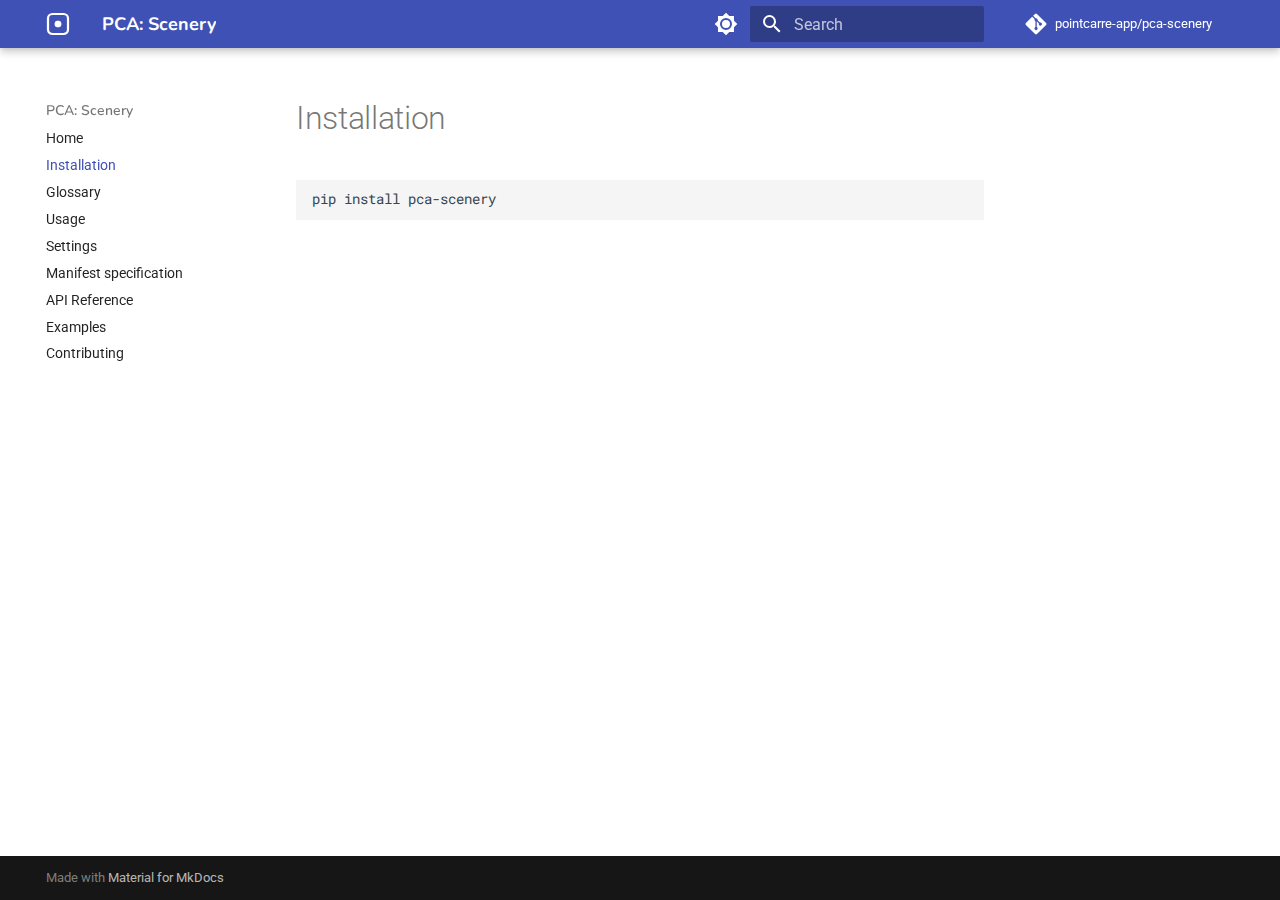
<file: installation/index.html>
<!doctype html>
<html lang="en" class="no-js">
  <head>
    
      <meta charset="utf-8">
      <meta name="viewport" content="width=device-width,initial-scale=1">
      
      
      
        <link rel="canonical" href="https://pointcarre-app.github.io/pca-scenery/installation/">
      
      
        <link rel="prev" href="..">
      
      
        <link rel="next" href="../glossary/">
      
      
      <link rel="icon" href="../assets/images/favicon.png">
      <meta name="generator" content="mkdocs-1.6.1, mkdocs-material-9.5.42">
    
    
      
        <title>Installation - PCA: Scenery</title>
      
    
    
      <link rel="stylesheet" href="../assets/stylesheets/main.0253249f.min.css">
      
        
        <link rel="stylesheet" href="../assets/stylesheets/palette.06af60db.min.css">
      
      


    
    
      
    
    
      
        
        
        <link rel="preconnect" href="https://fonts.gstatic.com" crossorigin>
        <link rel="stylesheet" href="https://fonts.googleapis.com/css?family=Roboto:300,300i,400,400i,700,700i%7CRoboto+Mono:400,400i,700,700i&display=fallback">
        <style>:root{--md-text-font:"Roboto";--md-code-font:"Roboto Mono"}</style>
      
    
    
      <link rel="stylesheet" href="../assets/_mkdocstrings.css">
    
      <link rel="stylesheet" href="../stylesheets/extra.css">
    
    <script>__md_scope=new URL("..",location),__md_hash=e=>[...e].reduce(((e,_)=>(e<<5)-e+_.charCodeAt(0)),0),__md_get=(e,_=localStorage,t=__md_scope)=>JSON.parse(_.getItem(t.pathname+"."+e)),__md_set=(e,_,t=localStorage,a=__md_scope)=>{try{t.setItem(a.pathname+"."+e,JSON.stringify(_))}catch(e){}}</script>
    
      

    
    
    
  </head>
  
  
    
    
      
    
    
    
    
    <body dir="ltr" data-md-color-scheme="default" data-md-color-primary="#6032bc" data-md-color-accent="#6032bc">
  
    
    <input class="md-toggle" data-md-toggle="drawer" type="checkbox" id="__drawer" autocomplete="off">
    <input class="md-toggle" data-md-toggle="search" type="checkbox" id="__search" autocomplete="off">
    <label class="md-overlay" for="__drawer"></label>
    <div data-md-component="skip">
      
    </div>
    <div data-md-component="announce">
      
    </div>
    
    
      

  

<header class="md-header md-header--shadow" data-md-component="header">
  <nav class="md-header__inner md-grid" aria-label="Header">
    <a href=".." title="PCA: Scenery" class="md-header__button md-logo" aria-label="PCA: Scenery" data-md-component="logo">
      
  <img src="../assets/logo-jules-white.svg" alt="logo">

    </a>
    <label class="md-header__button md-icon" for="__drawer">
      
      <svg xmlns="http://www.w3.org/2000/svg" viewBox="0 0 24 24"><path d="M3 6h18v2H3zm0 5h18v2H3zm0 5h18v2H3z"/></svg>
    </label>
    <div class="md-header__title" data-md-component="header-title">
      <div class="md-header__ellipsis">
        <div class="md-header__topic">
          <span class="md-ellipsis">
            PCA: Scenery
          </span>
        </div>
        <div class="md-header__topic" data-md-component="header-topic">
          <span class="md-ellipsis">
            
              Installation
            
          </span>
        </div>
      </div>
    </div>
    
      
        <form class="md-header__option" data-md-component="palette">
  
    
    
    
    <input class="md-option" data-md-color-media="" data-md-color-scheme="default" data-md-color-primary="#6032bc" data-md-color-accent="#6032bc"  aria-label="Switch to dark mode"  type="radio" name="__palette" id="__palette_0">
    
      <label class="md-header__button md-icon" title="Switch to dark mode" for="__palette_1" hidden>
        <svg xmlns="http://www.w3.org/2000/svg" viewBox="0 0 24 24"><path d="M12 8a4 4 0 0 0-4 4 4 4 0 0 0 4 4 4 4 0 0 0 4-4 4 4 0 0 0-4-4m0 10a6 6 0 0 1-6-6 6 6 0 0 1 6-6 6 6 0 0 1 6 6 6 6 0 0 1-6 6m8-9.31V4h-4.69L12 .69 8.69 4H4v4.69L.69 12 4 15.31V20h4.69L12 23.31 15.31 20H20v-4.69L23.31 12z"/></svg>
      </label>
    
  
    
    
    
    <input class="md-option" data-md-color-media="" data-md-color-scheme="slate" data-md-color-primary="#6032bc" data-md-color-accent="#6032bc"  aria-label="Switch to light mode"  type="radio" name="__palette" id="__palette_1">
    
      <label class="md-header__button md-icon" title="Switch to light mode" for="__palette_0" hidden>
        <svg xmlns="http://www.w3.org/2000/svg" viewBox="0 0 24 24"><path d="M12 18c-.89 0-1.74-.2-2.5-.55C11.56 16.5 13 14.42 13 12s-1.44-4.5-3.5-5.45C10.26 6.2 11.11 6 12 6a6 6 0 0 1 6 6 6 6 0 0 1-6 6m8-9.31V4h-4.69L12 .69 8.69 4H4v4.69L.69 12 4 15.31V20h4.69L12 23.31 15.31 20H20v-4.69L23.31 12z"/></svg>
      </label>
    
  
</form>
      
    
    
      <script>var palette=__md_get("__palette");if(palette&&palette.color){if("(prefers-color-scheme)"===palette.color.media){var media=matchMedia("(prefers-color-scheme: light)"),input=document.querySelector(media.matches?"[data-md-color-media='(prefers-color-scheme: light)']":"[data-md-color-media='(prefers-color-scheme: dark)']");palette.color.media=input.getAttribute("data-md-color-media"),palette.color.scheme=input.getAttribute("data-md-color-scheme"),palette.color.primary=input.getAttribute("data-md-color-primary"),palette.color.accent=input.getAttribute("data-md-color-accent")}for(var[key,value]of Object.entries(palette.color))document.body.setAttribute("data-md-color-"+key,value)}</script>
    
    
    
      <label class="md-header__button md-icon" for="__search">
        
        <svg xmlns="http://www.w3.org/2000/svg" viewBox="0 0 24 24"><path d="M9.5 3A6.5 6.5 0 0 1 16 9.5c0 1.61-.59 3.09-1.56 4.23l.27.27h.79l5 5-1.5 1.5-5-5v-.79l-.27-.27A6.52 6.52 0 0 1 9.5 16 6.5 6.5 0 0 1 3 9.5 6.5 6.5 0 0 1 9.5 3m0 2C7 5 5 7 5 9.5S7 14 9.5 14 14 12 14 9.5 12 5 9.5 5"/></svg>
      </label>
      <div class="md-search" data-md-component="search" role="dialog">
  <label class="md-search__overlay" for="__search"></label>
  <div class="md-search__inner" role="search">
    <form class="md-search__form" name="search">
      <input type="text" class="md-search__input" name="query" aria-label="Search" placeholder="Search" autocapitalize="off" autocorrect="off" autocomplete="off" spellcheck="false" data-md-component="search-query" required>
      <label class="md-search__icon md-icon" for="__search">
        
        <svg xmlns="http://www.w3.org/2000/svg" viewBox="0 0 24 24"><path d="M9.5 3A6.5 6.5 0 0 1 16 9.5c0 1.61-.59 3.09-1.56 4.23l.27.27h.79l5 5-1.5 1.5-5-5v-.79l-.27-.27A6.52 6.52 0 0 1 9.5 16 6.5 6.5 0 0 1 3 9.5 6.5 6.5 0 0 1 9.5 3m0 2C7 5 5 7 5 9.5S7 14 9.5 14 14 12 14 9.5 12 5 9.5 5"/></svg>
        
        <svg xmlns="http://www.w3.org/2000/svg" viewBox="0 0 24 24"><path d="M20 11v2H8l5.5 5.5-1.42 1.42L4.16 12l7.92-7.92L13.5 5.5 8 11z"/></svg>
      </label>
      <nav class="md-search__options" aria-label="Search">
        
        <button type="reset" class="md-search__icon md-icon" title="Clear" aria-label="Clear" tabindex="-1">
          
          <svg xmlns="http://www.w3.org/2000/svg" viewBox="0 0 24 24"><path d="M19 6.41 17.59 5 12 10.59 6.41 5 5 6.41 10.59 12 5 17.59 6.41 19 12 13.41 17.59 19 19 17.59 13.41 12z"/></svg>
        </button>
      </nav>
      
    </form>
    <div class="md-search__output">
      <div class="md-search__scrollwrap" tabindex="0" data-md-scrollfix>
        <div class="md-search-result" data-md-component="search-result">
          <div class="md-search-result__meta">
            Initializing search
          </div>
          <ol class="md-search-result__list" role="presentation"></ol>
        </div>
      </div>
    </div>
  </div>
</div>
    
    
      <div class="md-header__source">
        <a href="https://github.com/pointcarre-app/pca-scenery" title="Go to repository" class="md-source" data-md-component="source">
  <div class="md-source__icon md-icon">
    
    <svg xmlns="http://www.w3.org/2000/svg" viewBox="0 0 448 512"><!--! Font Awesome Free 6.6.0 by @fontawesome - https://fontawesome.com License - https://fontawesome.com/license/free (Icons: CC BY 4.0, Fonts: SIL OFL 1.1, Code: MIT License) Copyright 2024 Fonticons, Inc.--><path d="M439.55 236.05 244 40.45a28.87 28.87 0 0 0-40.81 0l-40.66 40.63 51.52 51.52c27.06-9.14 52.68 16.77 43.39 43.68l49.66 49.66c34.23-11.8 61.18 31 35.47 56.69-26.49 26.49-70.21-2.87-56-37.34L240.22 199v121.85c25.3 12.54 22.26 41.85 9.08 55a34.34 34.34 0 0 1-48.55 0c-17.57-17.6-11.07-46.91 11.25-56v-123c-20.8-8.51-24.6-30.74-18.64-45L142.57 101 8.45 235.14a28.86 28.86 0 0 0 0 40.81l195.61 195.6a28.86 28.86 0 0 0 40.8 0l194.69-194.69a28.86 28.86 0 0 0 0-40.81"/></svg>
  </div>
  <div class="md-source__repository">
    pointcarre-app/pca-scenery
  </div>
</a>
      </div>
    
  </nav>
  
</header>
    
    <div class="md-container" data-md-component="container">
      
      
        
          
        
      
      <main class="md-main" data-md-component="main">
        <div class="md-main__inner md-grid">
          
            
              
              <div class="md-sidebar md-sidebar--primary" data-md-component="sidebar" data-md-type="navigation" >
                <div class="md-sidebar__scrollwrap">
                  <div class="md-sidebar__inner">
                    



<nav class="md-nav md-nav--primary" aria-label="Navigation" data-md-level="0">
  <label class="md-nav__title" for="__drawer">
    <a href=".." title="PCA: Scenery" class="md-nav__button md-logo" aria-label="PCA: Scenery" data-md-component="logo">
      
  <img src="../assets/logo-jules-white.svg" alt="logo">

    </a>
    PCA: Scenery
  </label>
  
    <div class="md-nav__source">
      <a href="https://github.com/pointcarre-app/pca-scenery" title="Go to repository" class="md-source" data-md-component="source">
  <div class="md-source__icon md-icon">
    
    <svg xmlns="http://www.w3.org/2000/svg" viewBox="0 0 448 512"><!--! Font Awesome Free 6.6.0 by @fontawesome - https://fontawesome.com License - https://fontawesome.com/license/free (Icons: CC BY 4.0, Fonts: SIL OFL 1.1, Code: MIT License) Copyright 2024 Fonticons, Inc.--><path d="M439.55 236.05 244 40.45a28.87 28.87 0 0 0-40.81 0l-40.66 40.63 51.52 51.52c27.06-9.14 52.68 16.77 43.39 43.68l49.66 49.66c34.23-11.8 61.18 31 35.47 56.69-26.49 26.49-70.21-2.87-56-37.34L240.22 199v121.85c25.3 12.54 22.26 41.85 9.08 55a34.34 34.34 0 0 1-48.55 0c-17.57-17.6-11.07-46.91 11.25-56v-123c-20.8-8.51-24.6-30.74-18.64-45L142.57 101 8.45 235.14a28.86 28.86 0 0 0 0 40.81l195.61 195.6a28.86 28.86 0 0 0 40.8 0l194.69-194.69a28.86 28.86 0 0 0 0-40.81"/></svg>
  </div>
  <div class="md-source__repository">
    pointcarre-app/pca-scenery
  </div>
</a>
    </div>
  
  <ul class="md-nav__list" data-md-scrollfix>
    
      
      
  
  
  
  
    <li class="md-nav__item">
      <a href=".." class="md-nav__link">
        
  
  <span class="md-ellipsis">
    Home
  </span>
  

      </a>
    </li>
  

    
      
      
  
  
    
  
  
  
    <li class="md-nav__item md-nav__item--active">
      
      <input class="md-nav__toggle md-toggle" type="checkbox" id="__toc">
      
      
      
      <a href="./" class="md-nav__link md-nav__link--active">
        
  
  <span class="md-ellipsis">
    Installation
  </span>
  

      </a>
      
    </li>
  

    
      
      
  
  
  
  
    <li class="md-nav__item">
      <a href="../glossary/" class="md-nav__link">
        
  
  <span class="md-ellipsis">
    Glossary
  </span>
  

      </a>
    </li>
  

    
      
      
  
  
  
  
    <li class="md-nav__item">
      <a href="../usage/" class="md-nav__link">
        
  
  <span class="md-ellipsis">
    Usage
  </span>
  

      </a>
    </li>
  

    
      
      
  
  
  
  
    <li class="md-nav__item">
      <a href="../settings/" class="md-nav__link">
        
  
  <span class="md-ellipsis">
    Settings
  </span>
  

      </a>
    </li>
  

    
      
      
  
  
  
  
    <li class="md-nav__item">
      <a href="../manifest_specification/" class="md-nav__link">
        
  
  <span class="md-ellipsis">
    Manifest specification
  </span>
  

      </a>
    </li>
  

    
      
      
  
  
  
  
    <li class="md-nav__item">
      <a href="../api/" class="md-nav__link">
        
  
  <span class="md-ellipsis">
    API Reference
  </span>
  

      </a>
    </li>
  

    
      
      
  
  
  
  
    <li class="md-nav__item">
      <a href="../examples/basic/" class="md-nav__link">
        
  
  <span class="md-ellipsis">
    Examples
  </span>
  

      </a>
    </li>
  

    
      
      
  
  
  
  
    <li class="md-nav__item">
      <a href="../contributing/" class="md-nav__link">
        
  
  <span class="md-ellipsis">
    Contributing
  </span>
  

      </a>
    </li>
  

    
  </ul>
</nav>
                  </div>
                </div>
              </div>
            
            
              
              <div class="md-sidebar md-sidebar--secondary" data-md-component="sidebar" data-md-type="toc" >
                <div class="md-sidebar__scrollwrap">
                  <div class="md-sidebar__inner">
                    

<nav class="md-nav md-nav--secondary" aria-label="Table of contents">
  
  
  
  
</nav>
                  </div>
                </div>
              </div>
            
          
          
            <div class="md-content" data-md-component="content">
              <article class="md-content__inner md-typeset">
                
                  

  
  


  <h1>Installation</h1>

<div class="highlight"><pre><span></span><code><a id="__codelineno-0-1" name="__codelineno-0-1" href="#__codelineno-0-1"></a>pip<span class="w"> </span>install<span class="w"> </span>pca-scenery
</code></pre></div>












                
              </article>
            </div>
          
          
<script>var target=document.getElementById(location.hash.slice(1));target&&target.name&&(target.checked=target.name.startsWith("__tabbed_"))</script>
        </div>
        
      </main>
      
        <footer class="md-footer">
  
  <div class="md-footer-meta md-typeset">
    <div class="md-footer-meta__inner md-grid">
      <div class="md-copyright">
  
  
    Made with
    <a href="https://squidfunk.github.io/mkdocs-material/" target="_blank" rel="noopener">
      Material for MkDocs
    </a>
  
</div>
      
    </div>
  </div>
</footer>
      
    </div>
    <div class="md-dialog" data-md-component="dialog">
      <div class="md-dialog__inner md-typeset"></div>
    </div>
    
    
    <script id="__config" type="application/json">{"base": "..", "features": [], "search": "../assets/javascripts/workers/search.6ce7567c.min.js", "translations": {"clipboard.copied": "Copied to clipboard", "clipboard.copy": "Copy to clipboard", "search.result.more.one": "1 more on this page", "search.result.more.other": "# more on this page", "search.result.none": "No matching documents", "search.result.one": "1 matching document", "search.result.other": "# matching documents", "search.result.placeholder": "Type to start searching", "search.result.term.missing": "Missing", "select.version": "Select version"}}</script>
    
    
      <script src="../assets/javascripts/bundle.83f73b43.min.js"></script>
      
    
  </body>
</html>
</file>
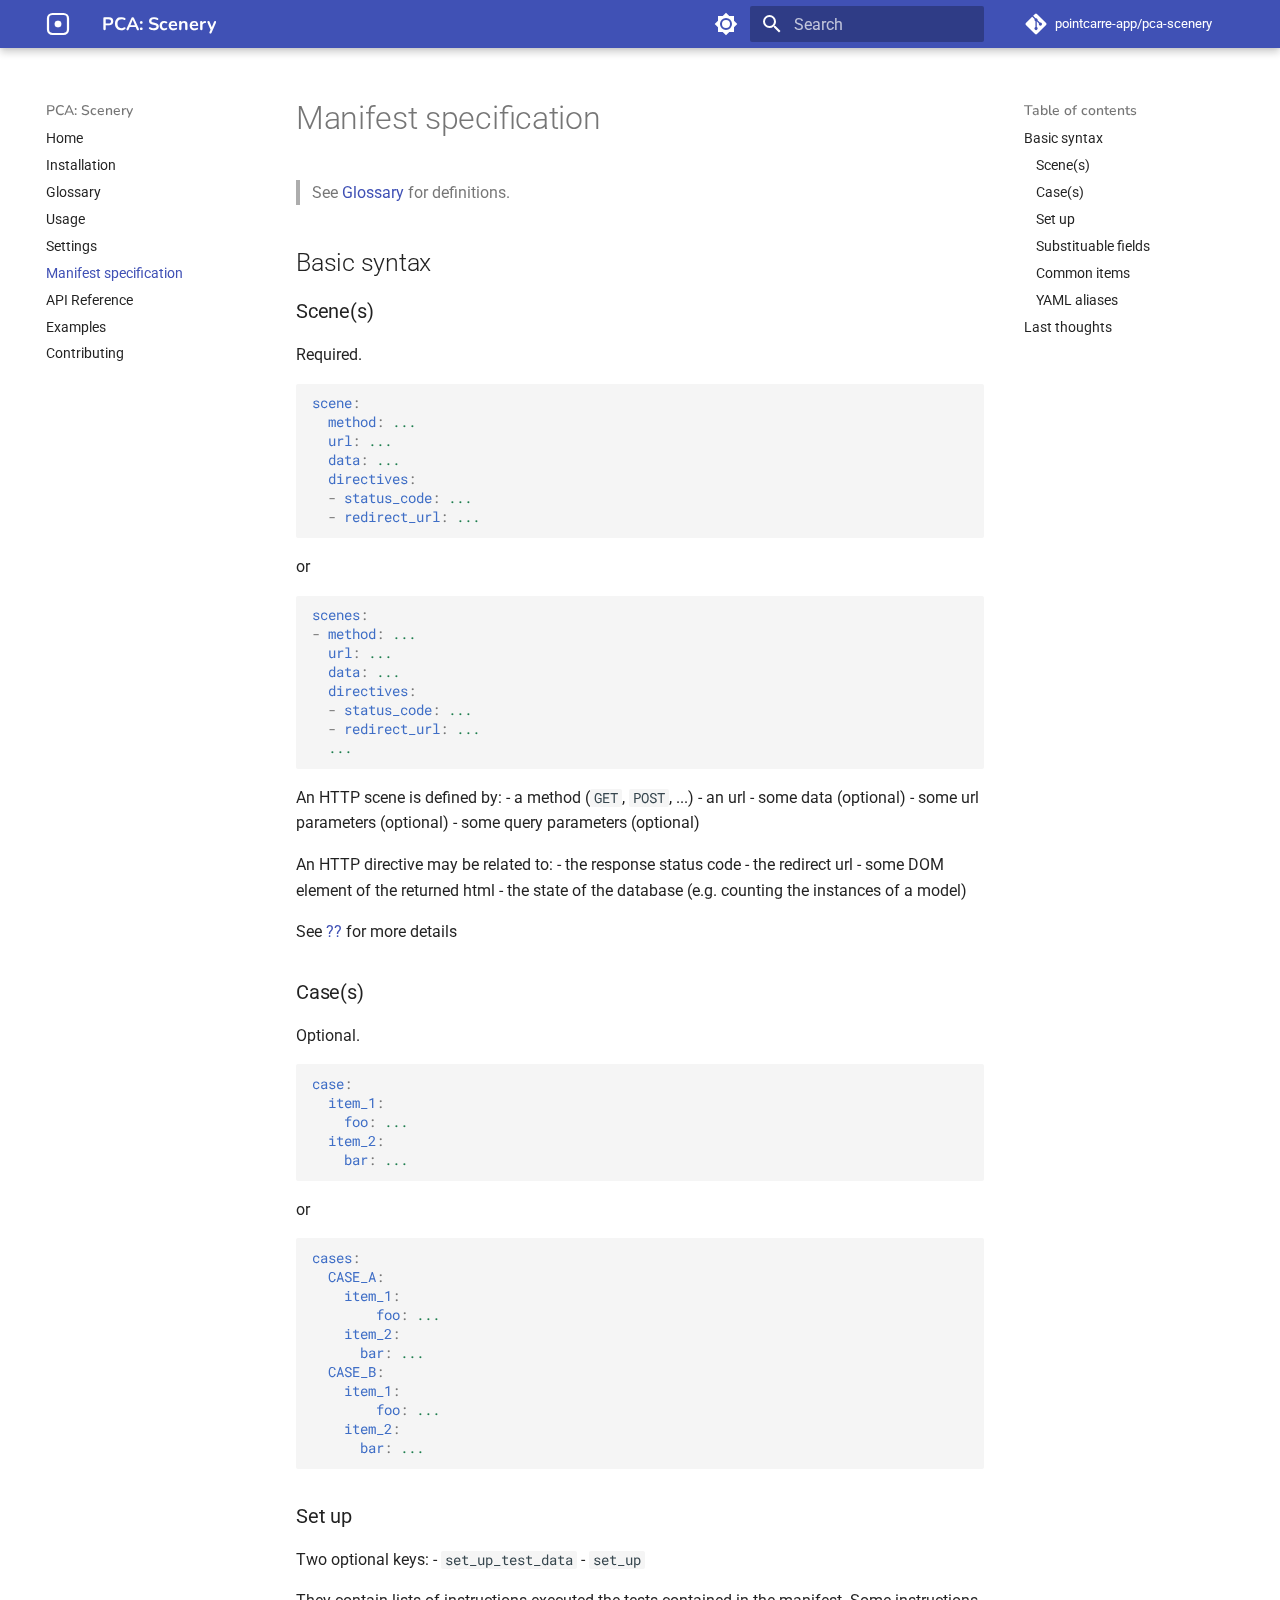
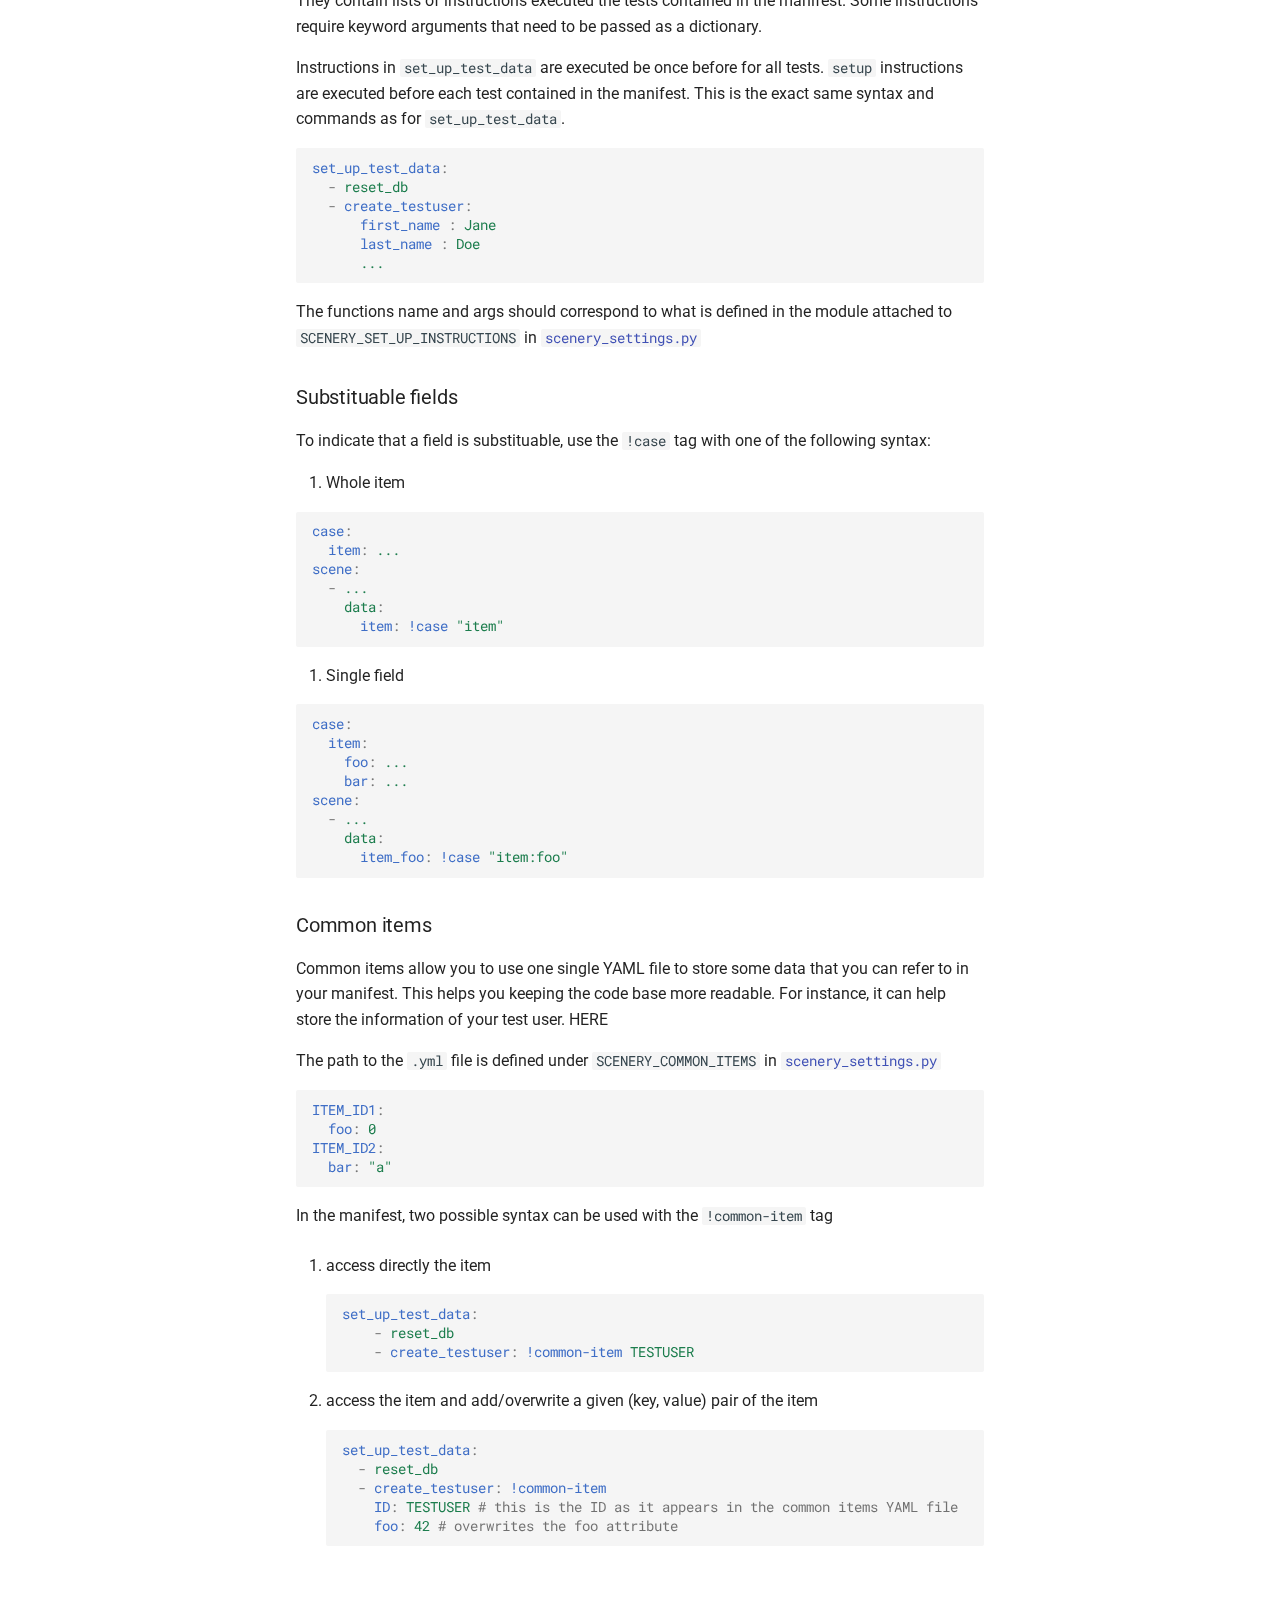
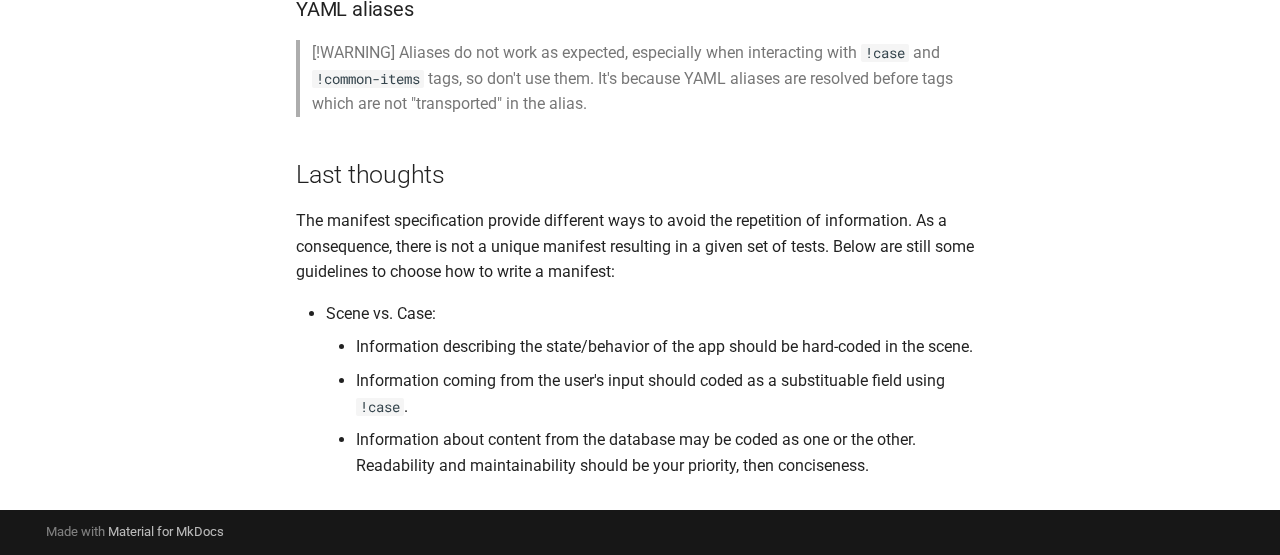
<file: manifest_specification/index.html>
<!doctype html>
<html lang="en" class="no-js">
  <head>
    
      <meta charset="utf-8">
      <meta name="viewport" content="width=device-width,initial-scale=1">
      
      
      
        <link rel="canonical" href="https://pointcarre-app.github.io/pca-scenery/manifest_specification/">
      
      
        <link rel="prev" href="../settings/">
      
      
        <link rel="next" href="../api/">
      
      
      <link rel="icon" href="../assets/images/favicon.png">
      <meta name="generator" content="mkdocs-1.6.1, mkdocs-material-9.5.42">
    
    
      
        <title>Manifest specification - PCA: Scenery</title>
      
    
    
      <link rel="stylesheet" href="../assets/stylesheets/main.0253249f.min.css">
      
        
        <link rel="stylesheet" href="../assets/stylesheets/palette.06af60db.min.css">
      
      


    
    
      
    
    
      
        
        
        <link rel="preconnect" href="https://fonts.gstatic.com" crossorigin>
        <link rel="stylesheet" href="https://fonts.googleapis.com/css?family=Roboto:300,300i,400,400i,700,700i%7CRoboto+Mono:400,400i,700,700i&display=fallback">
        <style>:root{--md-text-font:"Roboto";--md-code-font:"Roboto Mono"}</style>
      
    
    
      <link rel="stylesheet" href="../assets/_mkdocstrings.css">
    
      <link rel="stylesheet" href="../stylesheets/extra.css">
    
    <script>__md_scope=new URL("..",location),__md_hash=e=>[...e].reduce(((e,_)=>(e<<5)-e+_.charCodeAt(0)),0),__md_get=(e,_=localStorage,t=__md_scope)=>JSON.parse(_.getItem(t.pathname+"."+e)),__md_set=(e,_,t=localStorage,a=__md_scope)=>{try{t.setItem(a.pathname+"."+e,JSON.stringify(_))}catch(e){}}</script>
    
      

    
    
    
  </head>
  
  
    
    
      
    
    
    
    
    <body dir="ltr" data-md-color-scheme="default" data-md-color-primary="#6032bc" data-md-color-accent="#6032bc">
  
    
    <input class="md-toggle" data-md-toggle="drawer" type="checkbox" id="__drawer" autocomplete="off">
    <input class="md-toggle" data-md-toggle="search" type="checkbox" id="__search" autocomplete="off">
    <label class="md-overlay" for="__drawer"></label>
    <div data-md-component="skip">
      
        
        <a href="#manifest-specification" class="md-skip">
          Skip to content
        </a>
      
    </div>
    <div data-md-component="announce">
      
    </div>
    
    
      

  

<header class="md-header md-header--shadow" data-md-component="header">
  <nav class="md-header__inner md-grid" aria-label="Header">
    <a href=".." title="PCA: Scenery" class="md-header__button md-logo" aria-label="PCA: Scenery" data-md-component="logo">
      
  <img src="../assets/logo-jules-white.svg" alt="logo">

    </a>
    <label class="md-header__button md-icon" for="__drawer">
      
      <svg xmlns="http://www.w3.org/2000/svg" viewBox="0 0 24 24"><path d="M3 6h18v2H3zm0 5h18v2H3zm0 5h18v2H3z"/></svg>
    </label>
    <div class="md-header__title" data-md-component="header-title">
      <div class="md-header__ellipsis">
        <div class="md-header__topic">
          <span class="md-ellipsis">
            PCA: Scenery
          </span>
        </div>
        <div class="md-header__topic" data-md-component="header-topic">
          <span class="md-ellipsis">
            
              Manifest specification
            
          </span>
        </div>
      </div>
    </div>
    
      
        <form class="md-header__option" data-md-component="palette">
  
    
    
    
    <input class="md-option" data-md-color-media="" data-md-color-scheme="default" data-md-color-primary="#6032bc" data-md-color-accent="#6032bc"  aria-label="Switch to dark mode"  type="radio" name="__palette" id="__palette_0">
    
      <label class="md-header__button md-icon" title="Switch to dark mode" for="__palette_1" hidden>
        <svg xmlns="http://www.w3.org/2000/svg" viewBox="0 0 24 24"><path d="M12 8a4 4 0 0 0-4 4 4 4 0 0 0 4 4 4 4 0 0 0 4-4 4 4 0 0 0-4-4m0 10a6 6 0 0 1-6-6 6 6 0 0 1 6-6 6 6 0 0 1 6 6 6 6 0 0 1-6 6m8-9.31V4h-4.69L12 .69 8.69 4H4v4.69L.69 12 4 15.31V20h4.69L12 23.31 15.31 20H20v-4.69L23.31 12z"/></svg>
      </label>
    
  
    
    
    
    <input class="md-option" data-md-color-media="" data-md-color-scheme="slate" data-md-color-primary="#6032bc" data-md-color-accent="#6032bc"  aria-label="Switch to light mode"  type="radio" name="__palette" id="__palette_1">
    
      <label class="md-header__button md-icon" title="Switch to light mode" for="__palette_0" hidden>
        <svg xmlns="http://www.w3.org/2000/svg" viewBox="0 0 24 24"><path d="M12 18c-.89 0-1.74-.2-2.5-.55C11.56 16.5 13 14.42 13 12s-1.44-4.5-3.5-5.45C10.26 6.2 11.11 6 12 6a6 6 0 0 1 6 6 6 6 0 0 1-6 6m8-9.31V4h-4.69L12 .69 8.69 4H4v4.69L.69 12 4 15.31V20h4.69L12 23.31 15.31 20H20v-4.69L23.31 12z"/></svg>
      </label>
    
  
</form>
      
    
    
      <script>var palette=__md_get("__palette");if(palette&&palette.color){if("(prefers-color-scheme)"===palette.color.media){var media=matchMedia("(prefers-color-scheme: light)"),input=document.querySelector(media.matches?"[data-md-color-media='(prefers-color-scheme: light)']":"[data-md-color-media='(prefers-color-scheme: dark)']");palette.color.media=input.getAttribute("data-md-color-media"),palette.color.scheme=input.getAttribute("data-md-color-scheme"),palette.color.primary=input.getAttribute("data-md-color-primary"),palette.color.accent=input.getAttribute("data-md-color-accent")}for(var[key,value]of Object.entries(palette.color))document.body.setAttribute("data-md-color-"+key,value)}</script>
    
    
    
      <label class="md-header__button md-icon" for="__search">
        
        <svg xmlns="http://www.w3.org/2000/svg" viewBox="0 0 24 24"><path d="M9.5 3A6.5 6.5 0 0 1 16 9.5c0 1.61-.59 3.09-1.56 4.23l.27.27h.79l5 5-1.5 1.5-5-5v-.79l-.27-.27A6.52 6.52 0 0 1 9.5 16 6.5 6.5 0 0 1 3 9.5 6.5 6.5 0 0 1 9.5 3m0 2C7 5 5 7 5 9.5S7 14 9.5 14 14 12 14 9.5 12 5 9.5 5"/></svg>
      </label>
      <div class="md-search" data-md-component="search" role="dialog">
  <label class="md-search__overlay" for="__search"></label>
  <div class="md-search__inner" role="search">
    <form class="md-search__form" name="search">
      <input type="text" class="md-search__input" name="query" aria-label="Search" placeholder="Search" autocapitalize="off" autocorrect="off" autocomplete="off" spellcheck="false" data-md-component="search-query" required>
      <label class="md-search__icon md-icon" for="__search">
        
        <svg xmlns="http://www.w3.org/2000/svg" viewBox="0 0 24 24"><path d="M9.5 3A6.5 6.5 0 0 1 16 9.5c0 1.61-.59 3.09-1.56 4.23l.27.27h.79l5 5-1.5 1.5-5-5v-.79l-.27-.27A6.52 6.52 0 0 1 9.5 16 6.5 6.5 0 0 1 3 9.5 6.5 6.5 0 0 1 9.5 3m0 2C7 5 5 7 5 9.5S7 14 9.5 14 14 12 14 9.5 12 5 9.5 5"/></svg>
        
        <svg xmlns="http://www.w3.org/2000/svg" viewBox="0 0 24 24"><path d="M20 11v2H8l5.5 5.5-1.42 1.42L4.16 12l7.92-7.92L13.5 5.5 8 11z"/></svg>
      </label>
      <nav class="md-search__options" aria-label="Search">
        
        <button type="reset" class="md-search__icon md-icon" title="Clear" aria-label="Clear" tabindex="-1">
          
          <svg xmlns="http://www.w3.org/2000/svg" viewBox="0 0 24 24"><path d="M19 6.41 17.59 5 12 10.59 6.41 5 5 6.41 10.59 12 5 17.59 6.41 19 12 13.41 17.59 19 19 17.59 13.41 12z"/></svg>
        </button>
      </nav>
      
    </form>
    <div class="md-search__output">
      <div class="md-search__scrollwrap" tabindex="0" data-md-scrollfix>
        <div class="md-search-result" data-md-component="search-result">
          <div class="md-search-result__meta">
            Initializing search
          </div>
          <ol class="md-search-result__list" role="presentation"></ol>
        </div>
      </div>
    </div>
  </div>
</div>
    
    
      <div class="md-header__source">
        <a href="https://github.com/pointcarre-app/pca-scenery" title="Go to repository" class="md-source" data-md-component="source">
  <div class="md-source__icon md-icon">
    
    <svg xmlns="http://www.w3.org/2000/svg" viewBox="0 0 448 512"><!--! Font Awesome Free 6.6.0 by @fontawesome - https://fontawesome.com License - https://fontawesome.com/license/free (Icons: CC BY 4.0, Fonts: SIL OFL 1.1, Code: MIT License) Copyright 2024 Fonticons, Inc.--><path d="M439.55 236.05 244 40.45a28.87 28.87 0 0 0-40.81 0l-40.66 40.63 51.52 51.52c27.06-9.14 52.68 16.77 43.39 43.68l49.66 49.66c34.23-11.8 61.18 31 35.47 56.69-26.49 26.49-70.21-2.87-56-37.34L240.22 199v121.85c25.3 12.54 22.26 41.85 9.08 55a34.34 34.34 0 0 1-48.55 0c-17.57-17.6-11.07-46.91 11.25-56v-123c-20.8-8.51-24.6-30.74-18.64-45L142.57 101 8.45 235.14a28.86 28.86 0 0 0 0 40.81l195.61 195.6a28.86 28.86 0 0 0 40.8 0l194.69-194.69a28.86 28.86 0 0 0 0-40.81"/></svg>
  </div>
  <div class="md-source__repository">
    pointcarre-app/pca-scenery
  </div>
</a>
      </div>
    
  </nav>
  
</header>
    
    <div class="md-container" data-md-component="container">
      
      
        
          
        
      
      <main class="md-main" data-md-component="main">
        <div class="md-main__inner md-grid">
          
            
              
              <div class="md-sidebar md-sidebar--primary" data-md-component="sidebar" data-md-type="navigation" >
                <div class="md-sidebar__scrollwrap">
                  <div class="md-sidebar__inner">
                    



<nav class="md-nav md-nav--primary" aria-label="Navigation" data-md-level="0">
  <label class="md-nav__title" for="__drawer">
    <a href=".." title="PCA: Scenery" class="md-nav__button md-logo" aria-label="PCA: Scenery" data-md-component="logo">
      
  <img src="../assets/logo-jules-white.svg" alt="logo">

    </a>
    PCA: Scenery
  </label>
  
    <div class="md-nav__source">
      <a href="https://github.com/pointcarre-app/pca-scenery" title="Go to repository" class="md-source" data-md-component="source">
  <div class="md-source__icon md-icon">
    
    <svg xmlns="http://www.w3.org/2000/svg" viewBox="0 0 448 512"><!--! Font Awesome Free 6.6.0 by @fontawesome - https://fontawesome.com License - https://fontawesome.com/license/free (Icons: CC BY 4.0, Fonts: SIL OFL 1.1, Code: MIT License) Copyright 2024 Fonticons, Inc.--><path d="M439.55 236.05 244 40.45a28.87 28.87 0 0 0-40.81 0l-40.66 40.63 51.52 51.52c27.06-9.14 52.68 16.77 43.39 43.68l49.66 49.66c34.23-11.8 61.18 31 35.47 56.69-26.49 26.49-70.21-2.87-56-37.34L240.22 199v121.85c25.3 12.54 22.26 41.85 9.08 55a34.34 34.34 0 0 1-48.55 0c-17.57-17.6-11.07-46.91 11.25-56v-123c-20.8-8.51-24.6-30.74-18.64-45L142.57 101 8.45 235.14a28.86 28.86 0 0 0 0 40.81l195.61 195.6a28.86 28.86 0 0 0 40.8 0l194.69-194.69a28.86 28.86 0 0 0 0-40.81"/></svg>
  </div>
  <div class="md-source__repository">
    pointcarre-app/pca-scenery
  </div>
</a>
    </div>
  
  <ul class="md-nav__list" data-md-scrollfix>
    
      
      
  
  
  
  
    <li class="md-nav__item">
      <a href=".." class="md-nav__link">
        
  
  <span class="md-ellipsis">
    Home
  </span>
  

      </a>
    </li>
  

    
      
      
  
  
  
  
    <li class="md-nav__item">
      <a href="../installation/" class="md-nav__link">
        
  
  <span class="md-ellipsis">
    Installation
  </span>
  

      </a>
    </li>
  

    
      
      
  
  
  
  
    <li class="md-nav__item">
      <a href="../glossary/" class="md-nav__link">
        
  
  <span class="md-ellipsis">
    Glossary
  </span>
  

      </a>
    </li>
  

    
      
      
  
  
  
  
    <li class="md-nav__item">
      <a href="../usage/" class="md-nav__link">
        
  
  <span class="md-ellipsis">
    Usage
  </span>
  

      </a>
    </li>
  

    
      
      
  
  
  
  
    <li class="md-nav__item">
      <a href="../settings/" class="md-nav__link">
        
  
  <span class="md-ellipsis">
    Settings
  </span>
  

      </a>
    </li>
  

    
      
      
  
  
    
  
  
  
    <li class="md-nav__item md-nav__item--active">
      
      <input class="md-nav__toggle md-toggle" type="checkbox" id="__toc">
      
      
        
      
      
        <label class="md-nav__link md-nav__link--active" for="__toc">
          
  
  <span class="md-ellipsis">
    Manifest specification
  </span>
  

          <span class="md-nav__icon md-icon"></span>
        </label>
      
      <a href="./" class="md-nav__link md-nav__link--active">
        
  
  <span class="md-ellipsis">
    Manifest specification
  </span>
  

      </a>
      
        

<nav class="md-nav md-nav--secondary" aria-label="Table of contents">
  
  
  
    
  
  
    <label class="md-nav__title" for="__toc">
      <span class="md-nav__icon md-icon"></span>
      Table of contents
    </label>
    <ul class="md-nav__list" data-md-component="toc" data-md-scrollfix>
      
        <li class="md-nav__item">
  <a href="#basic-syntax" class="md-nav__link">
    <span class="md-ellipsis">
      Basic syntax
    </span>
  </a>
  
    <nav class="md-nav" aria-label="Basic syntax">
      <ul class="md-nav__list">
        
          <li class="md-nav__item">
  <a href="#scenes" class="md-nav__link">
    <span class="md-ellipsis">
      Scene(s)
    </span>
  </a>
  
</li>
        
          <li class="md-nav__item">
  <a href="#cases" class="md-nav__link">
    <span class="md-ellipsis">
      Case(s)
    </span>
  </a>
  
</li>
        
          <li class="md-nav__item">
  <a href="#set-up" class="md-nav__link">
    <span class="md-ellipsis">
      Set up
    </span>
  </a>
  
</li>
        
          <li class="md-nav__item">
  <a href="#substituable-fields" class="md-nav__link">
    <span class="md-ellipsis">
      Substituable fields
    </span>
  </a>
  
</li>
        
          <li class="md-nav__item">
  <a href="#common-items" class="md-nav__link">
    <span class="md-ellipsis">
      Common items
    </span>
  </a>
  
</li>
        
          <li class="md-nav__item">
  <a href="#yaml-aliases" class="md-nav__link">
    <span class="md-ellipsis">
      YAML aliases
    </span>
  </a>
  
</li>
        
      </ul>
    </nav>
  
</li>
      
        <li class="md-nav__item">
  <a href="#last-thoughts" class="md-nav__link">
    <span class="md-ellipsis">
      Last thoughts
    </span>
  </a>
  
</li>
      
    </ul>
  
</nav>
      
    </li>
  

    
      
      
  
  
  
  
    <li class="md-nav__item">
      <a href="../api/" class="md-nav__link">
        
  
  <span class="md-ellipsis">
    API Reference
  </span>
  

      </a>
    </li>
  

    
      
      
  
  
  
  
    <li class="md-nav__item">
      <a href="../examples/basic/" class="md-nav__link">
        
  
  <span class="md-ellipsis">
    Examples
  </span>
  

      </a>
    </li>
  

    
      
      
  
  
  
  
    <li class="md-nav__item">
      <a href="../contributing/" class="md-nav__link">
        
  
  <span class="md-ellipsis">
    Contributing
  </span>
  

      </a>
    </li>
  

    
  </ul>
</nav>
                  </div>
                </div>
              </div>
            
            
              
              <div class="md-sidebar md-sidebar--secondary" data-md-component="sidebar" data-md-type="toc" >
                <div class="md-sidebar__scrollwrap">
                  <div class="md-sidebar__inner">
                    

<nav class="md-nav md-nav--secondary" aria-label="Table of contents">
  
  
  
    
  
  
    <label class="md-nav__title" for="__toc">
      <span class="md-nav__icon md-icon"></span>
      Table of contents
    </label>
    <ul class="md-nav__list" data-md-component="toc" data-md-scrollfix>
      
        <li class="md-nav__item">
  <a href="#basic-syntax" class="md-nav__link">
    <span class="md-ellipsis">
      Basic syntax
    </span>
  </a>
  
    <nav class="md-nav" aria-label="Basic syntax">
      <ul class="md-nav__list">
        
          <li class="md-nav__item">
  <a href="#scenes" class="md-nav__link">
    <span class="md-ellipsis">
      Scene(s)
    </span>
  </a>
  
</li>
        
          <li class="md-nav__item">
  <a href="#cases" class="md-nav__link">
    <span class="md-ellipsis">
      Case(s)
    </span>
  </a>
  
</li>
        
          <li class="md-nav__item">
  <a href="#set-up" class="md-nav__link">
    <span class="md-ellipsis">
      Set up
    </span>
  </a>
  
</li>
        
          <li class="md-nav__item">
  <a href="#substituable-fields" class="md-nav__link">
    <span class="md-ellipsis">
      Substituable fields
    </span>
  </a>
  
</li>
        
          <li class="md-nav__item">
  <a href="#common-items" class="md-nav__link">
    <span class="md-ellipsis">
      Common items
    </span>
  </a>
  
</li>
        
          <li class="md-nav__item">
  <a href="#yaml-aliases" class="md-nav__link">
    <span class="md-ellipsis">
      YAML aliases
    </span>
  </a>
  
</li>
        
      </ul>
    </nav>
  
</li>
      
        <li class="md-nav__item">
  <a href="#last-thoughts" class="md-nav__link">
    <span class="md-ellipsis">
      Last thoughts
    </span>
  </a>
  
</li>
      
    </ul>
  
</nav>
                  </div>
                </div>
              </div>
            
          
          
            <div class="md-content" data-md-component="content">
              <article class="md-content__inner md-typeset">
                
                  

  
  


<h1 id="manifest-specification">Manifest specification</h1>
<blockquote>
<p>See <a href="../glossary/">Glossary</a> for definitions.</p>
</blockquote>
<h2 id="basic-syntax">Basic syntax</h2>
<h3 id="scenes">Scene(s)</h3>
<p>Required.</p>
<p><div class="highlight"><pre><span></span><code><a id="__codelineno-0-1" name="__codelineno-0-1" href="#__codelineno-0-1"></a><span class="nt">scene</span><span class="p">:</span>
<a id="__codelineno-0-2" name="__codelineno-0-2" href="#__codelineno-0-2"></a><span class="w">  </span><span class="nt">method</span><span class="p">:</span><span class="w"> </span><span class="l l-Scalar l-Scalar-Plain">...</span>
<a id="__codelineno-0-3" name="__codelineno-0-3" href="#__codelineno-0-3"></a><span class="w">  </span><span class="nt">url</span><span class="p">:</span><span class="w"> </span><span class="l l-Scalar l-Scalar-Plain">...</span>
<a id="__codelineno-0-4" name="__codelineno-0-4" href="#__codelineno-0-4"></a><span class="w">  </span><span class="nt">data</span><span class="p">:</span><span class="w"> </span><span class="l l-Scalar l-Scalar-Plain">...</span>
<a id="__codelineno-0-5" name="__codelineno-0-5" href="#__codelineno-0-5"></a><span class="w">  </span><span class="nt">directives</span><span class="p">:</span>
<a id="__codelineno-0-6" name="__codelineno-0-6" href="#__codelineno-0-6"></a><span class="w">  </span><span class="p p-Indicator">-</span><span class="w"> </span><span class="nt">status_code</span><span class="p">:</span><span class="w"> </span><span class="l l-Scalar l-Scalar-Plain">...</span>
<a id="__codelineno-0-7" name="__codelineno-0-7" href="#__codelineno-0-7"></a><span class="w">  </span><span class="p p-Indicator">-</span><span class="w"> </span><span class="nt">redirect_url</span><span class="p">:</span><span class="w"> </span><span class="l l-Scalar l-Scalar-Plain">...</span>
</code></pre></div>
or </p>
<div class="highlight"><pre><span></span><code><a id="__codelineno-1-1" name="__codelineno-1-1" href="#__codelineno-1-1"></a><span class="nt">scenes</span><span class="p">:</span>
<a id="__codelineno-1-2" name="__codelineno-1-2" href="#__codelineno-1-2"></a><span class="p p-Indicator">-</span><span class="w"> </span><span class="nt">method</span><span class="p">:</span><span class="w"> </span><span class="l l-Scalar l-Scalar-Plain">...</span>
<a id="__codelineno-1-3" name="__codelineno-1-3" href="#__codelineno-1-3"></a><span class="w">  </span><span class="nt">url</span><span class="p">:</span><span class="w"> </span><span class="l l-Scalar l-Scalar-Plain">...</span>
<a id="__codelineno-1-4" name="__codelineno-1-4" href="#__codelineno-1-4"></a><span class="w">  </span><span class="nt">data</span><span class="p">:</span><span class="w"> </span><span class="l l-Scalar l-Scalar-Plain">...</span>
<a id="__codelineno-1-5" name="__codelineno-1-5" href="#__codelineno-1-5"></a><span class="w">  </span><span class="nt">directives</span><span class="p">:</span>
<a id="__codelineno-1-6" name="__codelineno-1-6" href="#__codelineno-1-6"></a><span class="w">  </span><span class="p p-Indicator">-</span><span class="w"> </span><span class="nt">status_code</span><span class="p">:</span><span class="w"> </span><span class="l l-Scalar l-Scalar-Plain">...</span>
<a id="__codelineno-1-7" name="__codelineno-1-7" href="#__codelineno-1-7"></a><span class="w">  </span><span class="p p-Indicator">-</span><span class="w"> </span><span class="nt">redirect_url</span><span class="p">:</span><span class="w"> </span><span class="l l-Scalar l-Scalar-Plain">...</span>
<a id="__codelineno-1-8" name="__codelineno-1-8" href="#__codelineno-1-8"></a><span class="w">  </span><span class="l l-Scalar l-Scalar-Plain">...</span>
</code></pre></div>
<p>An HTTP scene is defined by:
- a method (<code>GET</code>, <code>POST</code>, ...)
- an url
- some data (optional)
- some url parameters (optional)
- some query parameters (optional)</p>
<p>An HTTP directive may be related to:
- the response status code
- the redirect url
- some DOM element of the returned html
- the state of the database (e.g. counting the instances of a model)</p>
<p>See <a href="">??</a> for more details</p>
<h3 id="cases">Case(s)</h3>
<p>Optional.
<div class="highlight"><pre><span></span><code><a id="__codelineno-2-1" name="__codelineno-2-1" href="#__codelineno-2-1"></a><span class="nt">case</span><span class="p">:</span>
<a id="__codelineno-2-2" name="__codelineno-2-2" href="#__codelineno-2-2"></a><span class="w">  </span><span class="nt">item_1</span><span class="p">:</span>
<a id="__codelineno-2-3" name="__codelineno-2-3" href="#__codelineno-2-3"></a><span class="w">    </span><span class="nt">foo</span><span class="p">:</span><span class="w"> </span><span class="l l-Scalar l-Scalar-Plain">...</span>
<a id="__codelineno-2-4" name="__codelineno-2-4" href="#__codelineno-2-4"></a><span class="w">  </span><span class="nt">item_2</span><span class="p">:</span>
<a id="__codelineno-2-5" name="__codelineno-2-5" href="#__codelineno-2-5"></a><span class="w">    </span><span class="nt">bar</span><span class="p">:</span><span class="w"> </span><span class="l l-Scalar l-Scalar-Plain">...</span>
</code></pre></div>
or
<div class="highlight"><pre><span></span><code><a id="__codelineno-3-1" name="__codelineno-3-1" href="#__codelineno-3-1"></a><span class="nt">cases</span><span class="p">:</span>
<a id="__codelineno-3-2" name="__codelineno-3-2" href="#__codelineno-3-2"></a><span class="w">  </span><span class="nt">CASE_A</span><span class="p">:</span>
<a id="__codelineno-3-3" name="__codelineno-3-3" href="#__codelineno-3-3"></a><span class="w">    </span><span class="nt">item_1</span><span class="p">:</span>
<a id="__codelineno-3-4" name="__codelineno-3-4" href="#__codelineno-3-4"></a><span class="w">        </span><span class="nt">foo</span><span class="p">:</span><span class="w"> </span><span class="l l-Scalar l-Scalar-Plain">...</span>
<a id="__codelineno-3-5" name="__codelineno-3-5" href="#__codelineno-3-5"></a><span class="w">    </span><span class="nt">item_2</span><span class="p">:</span>
<a id="__codelineno-3-6" name="__codelineno-3-6" href="#__codelineno-3-6"></a><span class="w">      </span><span class="nt">bar</span><span class="p">:</span><span class="w"> </span><span class="l l-Scalar l-Scalar-Plain">...</span>
<a id="__codelineno-3-7" name="__codelineno-3-7" href="#__codelineno-3-7"></a><span class="w">  </span><span class="nt">CASE_B</span><span class="p">:</span>
<a id="__codelineno-3-8" name="__codelineno-3-8" href="#__codelineno-3-8"></a><span class="w">    </span><span class="nt">item_1</span><span class="p">:</span>
<a id="__codelineno-3-9" name="__codelineno-3-9" href="#__codelineno-3-9"></a><span class="w">        </span><span class="nt">foo</span><span class="p">:</span><span class="w"> </span><span class="l l-Scalar l-Scalar-Plain">...</span>
<a id="__codelineno-3-10" name="__codelineno-3-10" href="#__codelineno-3-10"></a><span class="w">    </span><span class="nt">item_2</span><span class="p">:</span>
<a id="__codelineno-3-11" name="__codelineno-3-11" href="#__codelineno-3-11"></a><span class="w">      </span><span class="nt">bar</span><span class="p">:</span><span class="w"> </span><span class="l l-Scalar l-Scalar-Plain">...</span>
</code></pre></div></p>
<h3 id="set-up">Set up</h3>
<p>Two optional keys:
- <code>set_up_test_data</code>
- <code>set_up</code></p>
<p>They contain lists of instructions executed the tests contained in the manifest.  Some instructions require keyword arguments that need to be passed as a dictionary. </p>
<p>Instructions in <code>set_up_test_data</code> are executed be once before for all tests. <code>setup</code> instructions are executed before each test contained in the manifest. This is the exact same syntax and commands as for <code>set_up_test_data</code>.</p>
<div class="highlight"><pre><span></span><code><a id="__codelineno-4-1" name="__codelineno-4-1" href="#__codelineno-4-1"></a><span class="nt">set_up_test_data</span><span class="p">:</span>
<a id="__codelineno-4-2" name="__codelineno-4-2" href="#__codelineno-4-2"></a><span class="w">  </span><span class="p p-Indicator">-</span><span class="w"> </span><span class="l l-Scalar l-Scalar-Plain">reset_db</span>
<a id="__codelineno-4-3" name="__codelineno-4-3" href="#__codelineno-4-3"></a><span class="w">  </span><span class="p p-Indicator">-</span><span class="w"> </span><span class="nt">create_testuser</span><span class="p">:</span>
<a id="__codelineno-4-4" name="__codelineno-4-4" href="#__codelineno-4-4"></a><span class="w">      </span><span class="nt">first_name </span><span class="p">:</span><span class="w"> </span><span class="l l-Scalar l-Scalar-Plain">Jane</span>
<a id="__codelineno-4-5" name="__codelineno-4-5" href="#__codelineno-4-5"></a><span class="w">      </span><span class="nt">last_name </span><span class="p">:</span><span class="w"> </span><span class="l l-Scalar l-Scalar-Plain">Doe</span>
<a id="__codelineno-4-6" name="__codelineno-4-6" href="#__codelineno-4-6"></a><span class="w">      </span><span class="l l-Scalar l-Scalar-Plain">...</span>
</code></pre></div>
<p>The functions name and args should correspond to what is defined in the module attached to <code>SCENERY_SET_UP_INSTRUCTIONS</code> in <a href="../settings/"><code>scenery_settings.py</code></a></p>
<h3 id="substituable-fields">Substituable fields</h3>
<p>To indicate that a field is substituable, use the <code>!case</code> tag with one of the following syntax:</p>
<ol>
<li>Whole item</li>
</ol>
<div class="highlight"><pre><span></span><code><a id="__codelineno-5-1" name="__codelineno-5-1" href="#__codelineno-5-1"></a><span class="nt">case</span><span class="p">:</span>
<a id="__codelineno-5-2" name="__codelineno-5-2" href="#__codelineno-5-2"></a><span class="w">  </span><span class="nt">item</span><span class="p">:</span><span class="w"> </span><span class="l l-Scalar l-Scalar-Plain">...</span>
<a id="__codelineno-5-3" name="__codelineno-5-3" href="#__codelineno-5-3"></a><span class="nt">scene</span><span class="p">:</span>
<a id="__codelineno-5-4" name="__codelineno-5-4" href="#__codelineno-5-4"></a><span class="w">  </span><span class="p p-Indicator">-</span><span class="w"> </span><span class="l l-Scalar l-Scalar-Plain">...</span>
<a id="__codelineno-5-5" name="__codelineno-5-5" href="#__codelineno-5-5"></a><span class="w">    </span><span class="l l-Scalar l-Scalar-Plain">data</span><span class="p p-Indicator">:</span>
<a id="__codelineno-5-6" name="__codelineno-5-6" href="#__codelineno-5-6"></a><span class="w">      </span><span class="nt">item</span><span class="p">:</span><span class="w"> </span><span class="kt">!case</span><span class="w"> </span><span class="s">&quot;item&quot;</span>
</code></pre></div>
<ol>
<li>Single field</li>
</ol>
<div class="highlight"><pre><span></span><code><a id="__codelineno-6-1" name="__codelineno-6-1" href="#__codelineno-6-1"></a><span class="nt">case</span><span class="p">:</span>
<a id="__codelineno-6-2" name="__codelineno-6-2" href="#__codelineno-6-2"></a><span class="w">  </span><span class="nt">item</span><span class="p">:</span>
<a id="__codelineno-6-3" name="__codelineno-6-3" href="#__codelineno-6-3"></a><span class="w">    </span><span class="nt">foo</span><span class="p">:</span><span class="w"> </span><span class="l l-Scalar l-Scalar-Plain">...</span>
<a id="__codelineno-6-4" name="__codelineno-6-4" href="#__codelineno-6-4"></a><span class="w">    </span><span class="nt">bar</span><span class="p">:</span><span class="w"> </span><span class="l l-Scalar l-Scalar-Plain">...</span>
<a id="__codelineno-6-5" name="__codelineno-6-5" href="#__codelineno-6-5"></a><span class="nt">scene</span><span class="p">:</span>
<a id="__codelineno-6-6" name="__codelineno-6-6" href="#__codelineno-6-6"></a><span class="w">  </span><span class="p p-Indicator">-</span><span class="w"> </span><span class="l l-Scalar l-Scalar-Plain">...</span>
<a id="__codelineno-6-7" name="__codelineno-6-7" href="#__codelineno-6-7"></a><span class="w">    </span><span class="l l-Scalar l-Scalar-Plain">data</span><span class="p p-Indicator">:</span>
<a id="__codelineno-6-8" name="__codelineno-6-8" href="#__codelineno-6-8"></a><span class="w">      </span><span class="nt">item_foo</span><span class="p">:</span><span class="w"> </span><span class="kt">!case</span><span class="w"> </span><span class="s">&quot;item:foo&quot;</span>
</code></pre></div>
<h3 id="common-items">Common items</h3>
<p>Common items allow you to use one single YAML file to store some data that you can refer to in your manifest. This helps you keeping the code base more readable. For instance, it can help store the information of your test user.
HERE</p>
<p>The path to the <code>.yml</code> file is defined under <code>SCENERY_COMMON_ITEMS</code> in <a href="../settings/"><code>scenery_settings.py</code></a></p>
<div class="highlight"><pre><span></span><code><a id="__codelineno-7-1" name="__codelineno-7-1" href="#__codelineno-7-1"></a><span class="nt">ITEM_ID1</span><span class="p">:</span>
<a id="__codelineno-7-2" name="__codelineno-7-2" href="#__codelineno-7-2"></a><span class="w">  </span><span class="nt">foo</span><span class="p">:</span><span class="w"> </span><span class="l l-Scalar l-Scalar-Plain">0</span>
<a id="__codelineno-7-3" name="__codelineno-7-3" href="#__codelineno-7-3"></a><span class="nt">ITEM_ID2</span><span class="p">:</span>
<a id="__codelineno-7-4" name="__codelineno-7-4" href="#__codelineno-7-4"></a><span class="w">  </span><span class="nt">bar</span><span class="p">:</span><span class="w"> </span><span class="s">&quot;a&quot;</span><span class="w"> </span>
</code></pre></div>
<p>In the manifest, two possible syntax can be used with the <code>!common-item</code> tag</p>
<ol>
<li>
<p>access directly the item
<div class="highlight"><pre><span></span><code><a id="__codelineno-8-1" name="__codelineno-8-1" href="#__codelineno-8-1"></a><span class="nt">set_up_test_data</span><span class="p">:</span>
<a id="__codelineno-8-2" name="__codelineno-8-2" href="#__codelineno-8-2"></a><span class="w">    </span><span class="p p-Indicator">-</span><span class="w"> </span><span class="l l-Scalar l-Scalar-Plain">reset_db</span>
<a id="__codelineno-8-3" name="__codelineno-8-3" href="#__codelineno-8-3"></a><span class="w">    </span><span class="p p-Indicator">-</span><span class="w"> </span><span class="nt">create_testuser</span><span class="p">:</span><span class="w"> </span><span class="kt">!common-item</span><span class="w"> </span><span class="l l-Scalar l-Scalar-Plain">TESTUSER</span>
</code></pre></div></p>
</li>
<li>
<p>access the item and add/overwrite a given (key, value) pair of the item
<div class="highlight"><pre><span></span><code><a id="__codelineno-9-1" name="__codelineno-9-1" href="#__codelineno-9-1"></a><span class="nt">set_up_test_data</span><span class="p">:</span>
<a id="__codelineno-9-2" name="__codelineno-9-2" href="#__codelineno-9-2"></a><span class="w">  </span><span class="p p-Indicator">-</span><span class="w"> </span><span class="l l-Scalar l-Scalar-Plain">reset_db</span>
<a id="__codelineno-9-3" name="__codelineno-9-3" href="#__codelineno-9-3"></a><span class="w">  </span><span class="p p-Indicator">-</span><span class="w"> </span><span class="nt">create_testuser</span><span class="p">:</span><span class="w"> </span><span class="kt">!common-item</span><span class="w"> </span>
<a id="__codelineno-9-4" name="__codelineno-9-4" href="#__codelineno-9-4"></a><span class="w">    </span><span class="nt">ID</span><span class="p">:</span><span class="w"> </span><span class="l l-Scalar l-Scalar-Plain">TESTUSER</span><span class="w"> </span><span class="c1"># this is the ID as it appears in the common items YAML file</span>
<a id="__codelineno-9-5" name="__codelineno-9-5" href="#__codelineno-9-5"></a><span class="w">    </span><span class="nt">foo</span><span class="p">:</span><span class="w"> </span><span class="l l-Scalar l-Scalar-Plain">42</span><span class="w"> </span><span class="c1"># overwrites the foo attribute</span>
</code></pre></div></p>
</li>
</ol>
<h3 id="yaml-aliases">YAML aliases</h3>
<blockquote>
<p>[!WARNING] Aliases do not work as expected, especially when interacting with <code>!case</code> and <code>!common-items</code> tags, so don't use them. It's because YAML aliases are resolved before tags which are not "transported" in the alias.</p>
</blockquote>
<h2 id="last-thoughts">Last thoughts</h2>
<p>The manifest specification provide different ways to avoid the repetition of information. As a consequence, there is not a unique manifest resulting in a given set of tests. Below are still some guidelines to choose how to write a manifest:</p>
<ul>
<li>Scene vs. Case: <ul>
<li>Information describing the state/behavior of the app should be hard-coded in the scene. </li>
<li>Information coming from the user's input should coded as a substituable field using <code>!case</code>.</li>
<li>Information about content from the database may be coded as one or the other. Readability and maintainability should be your priority, then conciseness.</li>
</ul>
</li>
</ul>












                
              </article>
            </div>
          
          
<script>var target=document.getElementById(location.hash.slice(1));target&&target.name&&(target.checked=target.name.startsWith("__tabbed_"))</script>
        </div>
        
      </main>
      
        <footer class="md-footer">
  
  <div class="md-footer-meta md-typeset">
    <div class="md-footer-meta__inner md-grid">
      <div class="md-copyright">
  
  
    Made with
    <a href="https://squidfunk.github.io/mkdocs-material/" target="_blank" rel="noopener">
      Material for MkDocs
    </a>
  
</div>
      
    </div>
  </div>
</footer>
      
    </div>
    <div class="md-dialog" data-md-component="dialog">
      <div class="md-dialog__inner md-typeset"></div>
    </div>
    
    
    <script id="__config" type="application/json">{"base": "..", "features": [], "search": "../assets/javascripts/workers/search.6ce7567c.min.js", "translations": {"clipboard.copied": "Copied to clipboard", "clipboard.copy": "Copy to clipboard", "search.result.more.one": "1 more on this page", "search.result.more.other": "# more on this page", "search.result.none": "No matching documents", "search.result.one": "1 matching document", "search.result.other": "# matching documents", "search.result.placeholder": "Type to start searching", "search.result.term.missing": "Missing", "select.version": "Select version"}}</script>
    
    
      <script src="../assets/javascripts/bundle.83f73b43.min.js"></script>
      
    
  </body>
</html>
</file>
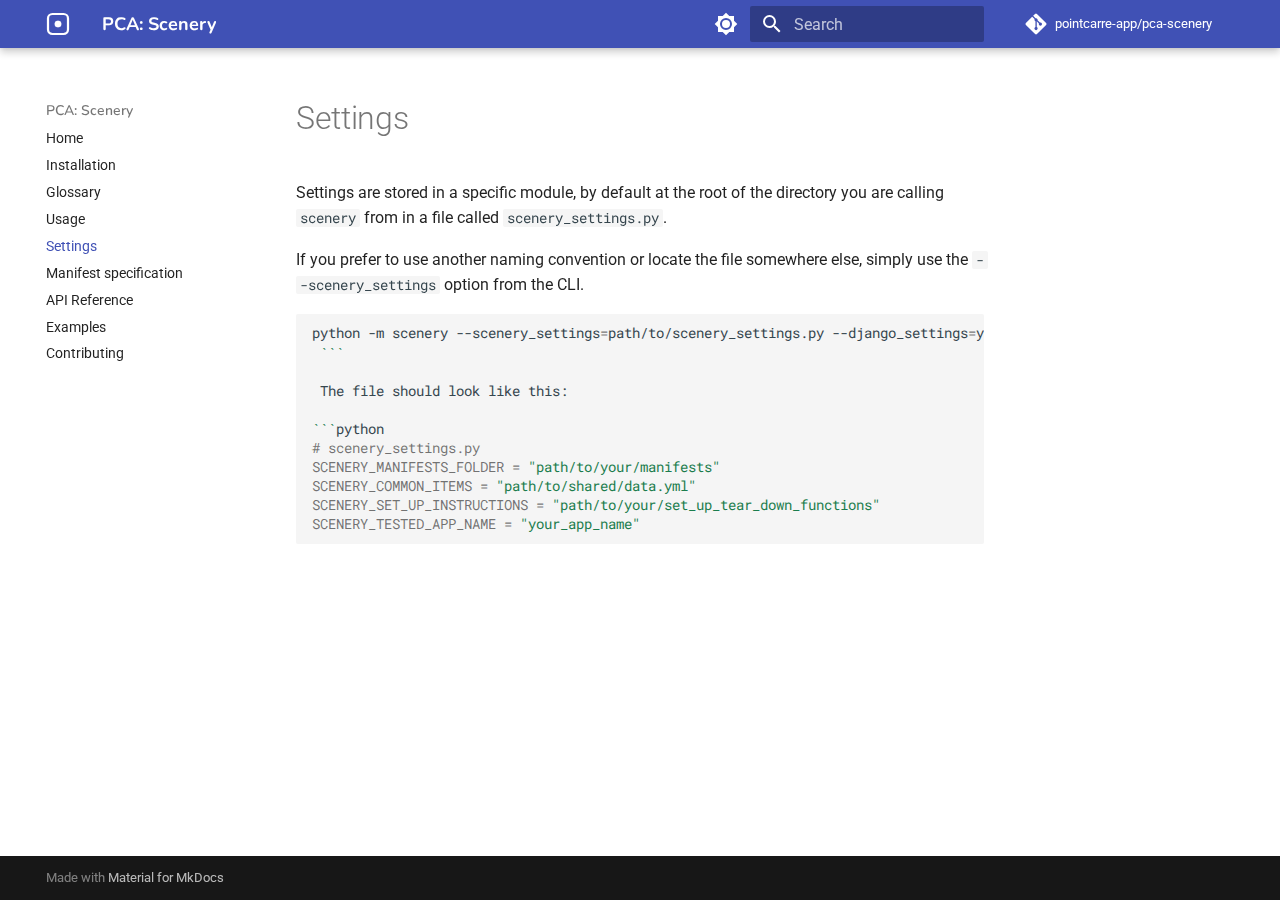
<file: settings/index.html>
<!doctype html>
<html lang="en" class="no-js">
  <head>
    
      <meta charset="utf-8">
      <meta name="viewport" content="width=device-width,initial-scale=1">
      
      
      
        <link rel="canonical" href="https://pointcarre-app.github.io/pca-scenery/settings/">
      
      
        <link rel="prev" href="../usage/">
      
      
        <link rel="next" href="../manifest_specification/">
      
      
      <link rel="icon" href="../assets/images/favicon.png">
      <meta name="generator" content="mkdocs-1.6.1, mkdocs-material-9.5.42">
    
    
      
        <title>Settings - PCA: Scenery</title>
      
    
    
      <link rel="stylesheet" href="../assets/stylesheets/main.0253249f.min.css">
      
        
        <link rel="stylesheet" href="../assets/stylesheets/palette.06af60db.min.css">
      
      


    
    
      
    
    
      
        
        
        <link rel="preconnect" href="https://fonts.gstatic.com" crossorigin>
        <link rel="stylesheet" href="https://fonts.googleapis.com/css?family=Roboto:300,300i,400,400i,700,700i%7CRoboto+Mono:400,400i,700,700i&display=fallback">
        <style>:root{--md-text-font:"Roboto";--md-code-font:"Roboto Mono"}</style>
      
    
    
      <link rel="stylesheet" href="../assets/_mkdocstrings.css">
    
      <link rel="stylesheet" href="../stylesheets/extra.css">
    
    <script>__md_scope=new URL("..",location),__md_hash=e=>[...e].reduce(((e,_)=>(e<<5)-e+_.charCodeAt(0)),0),__md_get=(e,_=localStorage,t=__md_scope)=>JSON.parse(_.getItem(t.pathname+"."+e)),__md_set=(e,_,t=localStorage,a=__md_scope)=>{try{t.setItem(a.pathname+"."+e,JSON.stringify(_))}catch(e){}}</script>
    
      

    
    
    
  </head>
  
  
    
    
      
    
    
    
    
    <body dir="ltr" data-md-color-scheme="default" data-md-color-primary="#6032bc" data-md-color-accent="#6032bc">
  
    
    <input class="md-toggle" data-md-toggle="drawer" type="checkbox" id="__drawer" autocomplete="off">
    <input class="md-toggle" data-md-toggle="search" type="checkbox" id="__search" autocomplete="off">
    <label class="md-overlay" for="__drawer"></label>
    <div data-md-component="skip">
      
        
        <a href="#settings" class="md-skip">
          Skip to content
        </a>
      
    </div>
    <div data-md-component="announce">
      
    </div>
    
    
      

  

<header class="md-header md-header--shadow" data-md-component="header">
  <nav class="md-header__inner md-grid" aria-label="Header">
    <a href=".." title="PCA: Scenery" class="md-header__button md-logo" aria-label="PCA: Scenery" data-md-component="logo">
      
  <img src="../assets/logo-jules-white.svg" alt="logo">

    </a>
    <label class="md-header__button md-icon" for="__drawer">
      
      <svg xmlns="http://www.w3.org/2000/svg" viewBox="0 0 24 24"><path d="M3 6h18v2H3zm0 5h18v2H3zm0 5h18v2H3z"/></svg>
    </label>
    <div class="md-header__title" data-md-component="header-title">
      <div class="md-header__ellipsis">
        <div class="md-header__topic">
          <span class="md-ellipsis">
            PCA: Scenery
          </span>
        </div>
        <div class="md-header__topic" data-md-component="header-topic">
          <span class="md-ellipsis">
            
              Settings
            
          </span>
        </div>
      </div>
    </div>
    
      
        <form class="md-header__option" data-md-component="palette">
  
    
    
    
    <input class="md-option" data-md-color-media="" data-md-color-scheme="default" data-md-color-primary="#6032bc" data-md-color-accent="#6032bc"  aria-label="Switch to dark mode"  type="radio" name="__palette" id="__palette_0">
    
      <label class="md-header__button md-icon" title="Switch to dark mode" for="__palette_1" hidden>
        <svg xmlns="http://www.w3.org/2000/svg" viewBox="0 0 24 24"><path d="M12 8a4 4 0 0 0-4 4 4 4 0 0 0 4 4 4 4 0 0 0 4-4 4 4 0 0 0-4-4m0 10a6 6 0 0 1-6-6 6 6 0 0 1 6-6 6 6 0 0 1 6 6 6 6 0 0 1-6 6m8-9.31V4h-4.69L12 .69 8.69 4H4v4.69L.69 12 4 15.31V20h4.69L12 23.31 15.31 20H20v-4.69L23.31 12z"/></svg>
      </label>
    
  
    
    
    
    <input class="md-option" data-md-color-media="" data-md-color-scheme="slate" data-md-color-primary="#6032bc" data-md-color-accent="#6032bc"  aria-label="Switch to light mode"  type="radio" name="__palette" id="__palette_1">
    
      <label class="md-header__button md-icon" title="Switch to light mode" for="__palette_0" hidden>
        <svg xmlns="http://www.w3.org/2000/svg" viewBox="0 0 24 24"><path d="M12 18c-.89 0-1.74-.2-2.5-.55C11.56 16.5 13 14.42 13 12s-1.44-4.5-3.5-5.45C10.26 6.2 11.11 6 12 6a6 6 0 0 1 6 6 6 6 0 0 1-6 6m8-9.31V4h-4.69L12 .69 8.69 4H4v4.69L.69 12 4 15.31V20h4.69L12 23.31 15.31 20H20v-4.69L23.31 12z"/></svg>
      </label>
    
  
</form>
      
    
    
      <script>var palette=__md_get("__palette");if(palette&&palette.color){if("(prefers-color-scheme)"===palette.color.media){var media=matchMedia("(prefers-color-scheme: light)"),input=document.querySelector(media.matches?"[data-md-color-media='(prefers-color-scheme: light)']":"[data-md-color-media='(prefers-color-scheme: dark)']");palette.color.media=input.getAttribute("data-md-color-media"),palette.color.scheme=input.getAttribute("data-md-color-scheme"),palette.color.primary=input.getAttribute("data-md-color-primary"),palette.color.accent=input.getAttribute("data-md-color-accent")}for(var[key,value]of Object.entries(palette.color))document.body.setAttribute("data-md-color-"+key,value)}</script>
    
    
    
      <label class="md-header__button md-icon" for="__search">
        
        <svg xmlns="http://www.w3.org/2000/svg" viewBox="0 0 24 24"><path d="M9.5 3A6.5 6.5 0 0 1 16 9.5c0 1.61-.59 3.09-1.56 4.23l.27.27h.79l5 5-1.5 1.5-5-5v-.79l-.27-.27A6.52 6.52 0 0 1 9.5 16 6.5 6.5 0 0 1 3 9.5 6.5 6.5 0 0 1 9.5 3m0 2C7 5 5 7 5 9.5S7 14 9.5 14 14 12 14 9.5 12 5 9.5 5"/></svg>
      </label>
      <div class="md-search" data-md-component="search" role="dialog">
  <label class="md-search__overlay" for="__search"></label>
  <div class="md-search__inner" role="search">
    <form class="md-search__form" name="search">
      <input type="text" class="md-search__input" name="query" aria-label="Search" placeholder="Search" autocapitalize="off" autocorrect="off" autocomplete="off" spellcheck="false" data-md-component="search-query" required>
      <label class="md-search__icon md-icon" for="__search">
        
        <svg xmlns="http://www.w3.org/2000/svg" viewBox="0 0 24 24"><path d="M9.5 3A6.5 6.5 0 0 1 16 9.5c0 1.61-.59 3.09-1.56 4.23l.27.27h.79l5 5-1.5 1.5-5-5v-.79l-.27-.27A6.52 6.52 0 0 1 9.5 16 6.5 6.5 0 0 1 3 9.5 6.5 6.5 0 0 1 9.5 3m0 2C7 5 5 7 5 9.5S7 14 9.5 14 14 12 14 9.5 12 5 9.5 5"/></svg>
        
        <svg xmlns="http://www.w3.org/2000/svg" viewBox="0 0 24 24"><path d="M20 11v2H8l5.5 5.5-1.42 1.42L4.16 12l7.92-7.92L13.5 5.5 8 11z"/></svg>
      </label>
      <nav class="md-search__options" aria-label="Search">
        
        <button type="reset" class="md-search__icon md-icon" title="Clear" aria-label="Clear" tabindex="-1">
          
          <svg xmlns="http://www.w3.org/2000/svg" viewBox="0 0 24 24"><path d="M19 6.41 17.59 5 12 10.59 6.41 5 5 6.41 10.59 12 5 17.59 6.41 19 12 13.41 17.59 19 19 17.59 13.41 12z"/></svg>
        </button>
      </nav>
      
    </form>
    <div class="md-search__output">
      <div class="md-search__scrollwrap" tabindex="0" data-md-scrollfix>
        <div class="md-search-result" data-md-component="search-result">
          <div class="md-search-result__meta">
            Initializing search
          </div>
          <ol class="md-search-result__list" role="presentation"></ol>
        </div>
      </div>
    </div>
  </div>
</div>
    
    
      <div class="md-header__source">
        <a href="https://github.com/pointcarre-app/pca-scenery" title="Go to repository" class="md-source" data-md-component="source">
  <div class="md-source__icon md-icon">
    
    <svg xmlns="http://www.w3.org/2000/svg" viewBox="0 0 448 512"><!--! Font Awesome Free 6.6.0 by @fontawesome - https://fontawesome.com License - https://fontawesome.com/license/free (Icons: CC BY 4.0, Fonts: SIL OFL 1.1, Code: MIT License) Copyright 2024 Fonticons, Inc.--><path d="M439.55 236.05 244 40.45a28.87 28.87 0 0 0-40.81 0l-40.66 40.63 51.52 51.52c27.06-9.14 52.68 16.77 43.39 43.68l49.66 49.66c34.23-11.8 61.18 31 35.47 56.69-26.49 26.49-70.21-2.87-56-37.34L240.22 199v121.85c25.3 12.54 22.26 41.85 9.08 55a34.34 34.34 0 0 1-48.55 0c-17.57-17.6-11.07-46.91 11.25-56v-123c-20.8-8.51-24.6-30.74-18.64-45L142.57 101 8.45 235.14a28.86 28.86 0 0 0 0 40.81l195.61 195.6a28.86 28.86 0 0 0 40.8 0l194.69-194.69a28.86 28.86 0 0 0 0-40.81"/></svg>
  </div>
  <div class="md-source__repository">
    pointcarre-app/pca-scenery
  </div>
</a>
      </div>
    
  </nav>
  
</header>
    
    <div class="md-container" data-md-component="container">
      
      
        
          
        
      
      <main class="md-main" data-md-component="main">
        <div class="md-main__inner md-grid">
          
            
              
              <div class="md-sidebar md-sidebar--primary" data-md-component="sidebar" data-md-type="navigation" >
                <div class="md-sidebar__scrollwrap">
                  <div class="md-sidebar__inner">
                    



<nav class="md-nav md-nav--primary" aria-label="Navigation" data-md-level="0">
  <label class="md-nav__title" for="__drawer">
    <a href=".." title="PCA: Scenery" class="md-nav__button md-logo" aria-label="PCA: Scenery" data-md-component="logo">
      
  <img src="../assets/logo-jules-white.svg" alt="logo">

    </a>
    PCA: Scenery
  </label>
  
    <div class="md-nav__source">
      <a href="https://github.com/pointcarre-app/pca-scenery" title="Go to repository" class="md-source" data-md-component="source">
  <div class="md-source__icon md-icon">
    
    <svg xmlns="http://www.w3.org/2000/svg" viewBox="0 0 448 512"><!--! Font Awesome Free 6.6.0 by @fontawesome - https://fontawesome.com License - https://fontawesome.com/license/free (Icons: CC BY 4.0, Fonts: SIL OFL 1.1, Code: MIT License) Copyright 2024 Fonticons, Inc.--><path d="M439.55 236.05 244 40.45a28.87 28.87 0 0 0-40.81 0l-40.66 40.63 51.52 51.52c27.06-9.14 52.68 16.77 43.39 43.68l49.66 49.66c34.23-11.8 61.18 31 35.47 56.69-26.49 26.49-70.21-2.87-56-37.34L240.22 199v121.85c25.3 12.54 22.26 41.85 9.08 55a34.34 34.34 0 0 1-48.55 0c-17.57-17.6-11.07-46.91 11.25-56v-123c-20.8-8.51-24.6-30.74-18.64-45L142.57 101 8.45 235.14a28.86 28.86 0 0 0 0 40.81l195.61 195.6a28.86 28.86 0 0 0 40.8 0l194.69-194.69a28.86 28.86 0 0 0 0-40.81"/></svg>
  </div>
  <div class="md-source__repository">
    pointcarre-app/pca-scenery
  </div>
</a>
    </div>
  
  <ul class="md-nav__list" data-md-scrollfix>
    
      
      
  
  
  
  
    <li class="md-nav__item">
      <a href=".." class="md-nav__link">
        
  
  <span class="md-ellipsis">
    Home
  </span>
  

      </a>
    </li>
  

    
      
      
  
  
  
  
    <li class="md-nav__item">
      <a href="../installation/" class="md-nav__link">
        
  
  <span class="md-ellipsis">
    Installation
  </span>
  

      </a>
    </li>
  

    
      
      
  
  
  
  
    <li class="md-nav__item">
      <a href="../glossary/" class="md-nav__link">
        
  
  <span class="md-ellipsis">
    Glossary
  </span>
  

      </a>
    </li>
  

    
      
      
  
  
  
  
    <li class="md-nav__item">
      <a href="../usage/" class="md-nav__link">
        
  
  <span class="md-ellipsis">
    Usage
  </span>
  

      </a>
    </li>
  

    
      
      
  
  
    
  
  
  
    <li class="md-nav__item md-nav__item--active">
      
      <input class="md-nav__toggle md-toggle" type="checkbox" id="__toc">
      
      
        
      
      
      <a href="./" class="md-nav__link md-nav__link--active">
        
  
  <span class="md-ellipsis">
    Settings
  </span>
  

      </a>
      
    </li>
  

    
      
      
  
  
  
  
    <li class="md-nav__item">
      <a href="../manifest_specification/" class="md-nav__link">
        
  
  <span class="md-ellipsis">
    Manifest specification
  </span>
  

      </a>
    </li>
  

    
      
      
  
  
  
  
    <li class="md-nav__item">
      <a href="../api/" class="md-nav__link">
        
  
  <span class="md-ellipsis">
    API Reference
  </span>
  

      </a>
    </li>
  

    
      
      
  
  
  
  
    <li class="md-nav__item">
      <a href="../examples/basic/" class="md-nav__link">
        
  
  <span class="md-ellipsis">
    Examples
  </span>
  

      </a>
    </li>
  

    
      
      
  
  
  
  
    <li class="md-nav__item">
      <a href="../contributing/" class="md-nav__link">
        
  
  <span class="md-ellipsis">
    Contributing
  </span>
  

      </a>
    </li>
  

    
  </ul>
</nav>
                  </div>
                </div>
              </div>
            
            
              
              <div class="md-sidebar md-sidebar--secondary" data-md-component="sidebar" data-md-type="toc" >
                <div class="md-sidebar__scrollwrap">
                  <div class="md-sidebar__inner">
                    

<nav class="md-nav md-nav--secondary" aria-label="Table of contents">
  
  
  
    
  
  
</nav>
                  </div>
                </div>
              </div>
            
          
          
            <div class="md-content" data-md-component="content">
              <article class="md-content__inner md-typeset">
                
                  

  
  


<h1 id="settings">Settings</h1>
<p>Settings are stored in a specific module, by default at the root of the directory you are calling <code>scenery</code> from in a file called <code>scenery_settings.py</code>.</p>
<p>If you prefer to use another naming convention or locate the file somewhere else, simply use the <code>--scenery_settings</code> option from the CLI.</p>
<div class="highlight"><pre><span></span><code><a id="__codelineno-0-1" name="__codelineno-0-1" href="#__codelineno-0-1"></a>python<span class="w"> </span>-m<span class="w"> </span>scenery<span class="w"> </span>--scenery_settings<span class="o">=</span>path/to/scenery_settings.py<span class="w"> </span>--django_settings<span class="o">=</span>your.dango.settings
<a id="__codelineno-0-2" name="__codelineno-0-2" href="#__codelineno-0-2"></a><span class="w"> </span><span class="sb">```</span>
<a id="__codelineno-0-3" name="__codelineno-0-3" href="#__codelineno-0-3"></a>
<a id="__codelineno-0-4" name="__codelineno-0-4" href="#__codelineno-0-4"></a><span class="w"> </span>The<span class="w"> </span>file<span class="w"> </span>should<span class="w"> </span>look<span class="w"> </span>like<span class="w"> </span>this:
<a id="__codelineno-0-5" name="__codelineno-0-5" href="#__codelineno-0-5"></a>
<a id="__codelineno-0-6" name="__codelineno-0-6" href="#__codelineno-0-6"></a><span class="sb">```</span>python
<a id="__codelineno-0-7" name="__codelineno-0-7" href="#__codelineno-0-7"></a><span class="c1"># scenery_settings.py</span>
<a id="__codelineno-0-8" name="__codelineno-0-8" href="#__codelineno-0-8"></a><span class="nv">SCENERY_MANIFESTS_FOLDER</span><span class="w"> </span><span class="o">=</span><span class="w"> </span><span class="s2">&quot;path/to/your/manifests&quot;</span>
<a id="__codelineno-0-9" name="__codelineno-0-9" href="#__codelineno-0-9"></a><span class="nv">SCENERY_COMMON_ITEMS</span><span class="w"> </span><span class="o">=</span><span class="w"> </span><span class="s2">&quot;path/to/shared/data.yml&quot;</span>
<a id="__codelineno-0-10" name="__codelineno-0-10" href="#__codelineno-0-10"></a><span class="nv">SCENERY_SET_UP_INSTRUCTIONS</span><span class="w"> </span><span class="o">=</span><span class="w"> </span><span class="s2">&quot;path/to/your/set_up_tear_down_functions&quot;</span>
<a id="__codelineno-0-11" name="__codelineno-0-11" href="#__codelineno-0-11"></a><span class="nv">SCENERY_TESTED_APP_NAME</span><span class="w"> </span><span class="o">=</span><span class="w"> </span><span class="s2">&quot;your_app_name&quot;</span>
</code></pre></div>












                
              </article>
            </div>
          
          
<script>var target=document.getElementById(location.hash.slice(1));target&&target.name&&(target.checked=target.name.startsWith("__tabbed_"))</script>
        </div>
        
      </main>
      
        <footer class="md-footer">
  
  <div class="md-footer-meta md-typeset">
    <div class="md-footer-meta__inner md-grid">
      <div class="md-copyright">
  
  
    Made with
    <a href="https://squidfunk.github.io/mkdocs-material/" target="_blank" rel="noopener">
      Material for MkDocs
    </a>
  
</div>
      
    </div>
  </div>
</footer>
      
    </div>
    <div class="md-dialog" data-md-component="dialog">
      <div class="md-dialog__inner md-typeset"></div>
    </div>
    
    
    <script id="__config" type="application/json">{"base": "..", "features": [], "search": "../assets/javascripts/workers/search.6ce7567c.min.js", "translations": {"clipboard.copied": "Copied to clipboard", "clipboard.copy": "Copy to clipboard", "search.result.more.one": "1 more on this page", "search.result.more.other": "# more on this page", "search.result.none": "No matching documents", "search.result.one": "1 matching document", "search.result.other": "# matching documents", "search.result.placeholder": "Type to start searching", "search.result.term.missing": "Missing", "select.version": "Select version"}}</script>
    
    
      <script src="../assets/javascripts/bundle.83f73b43.min.js"></script>
      
    
  </body>
</html>
</file>
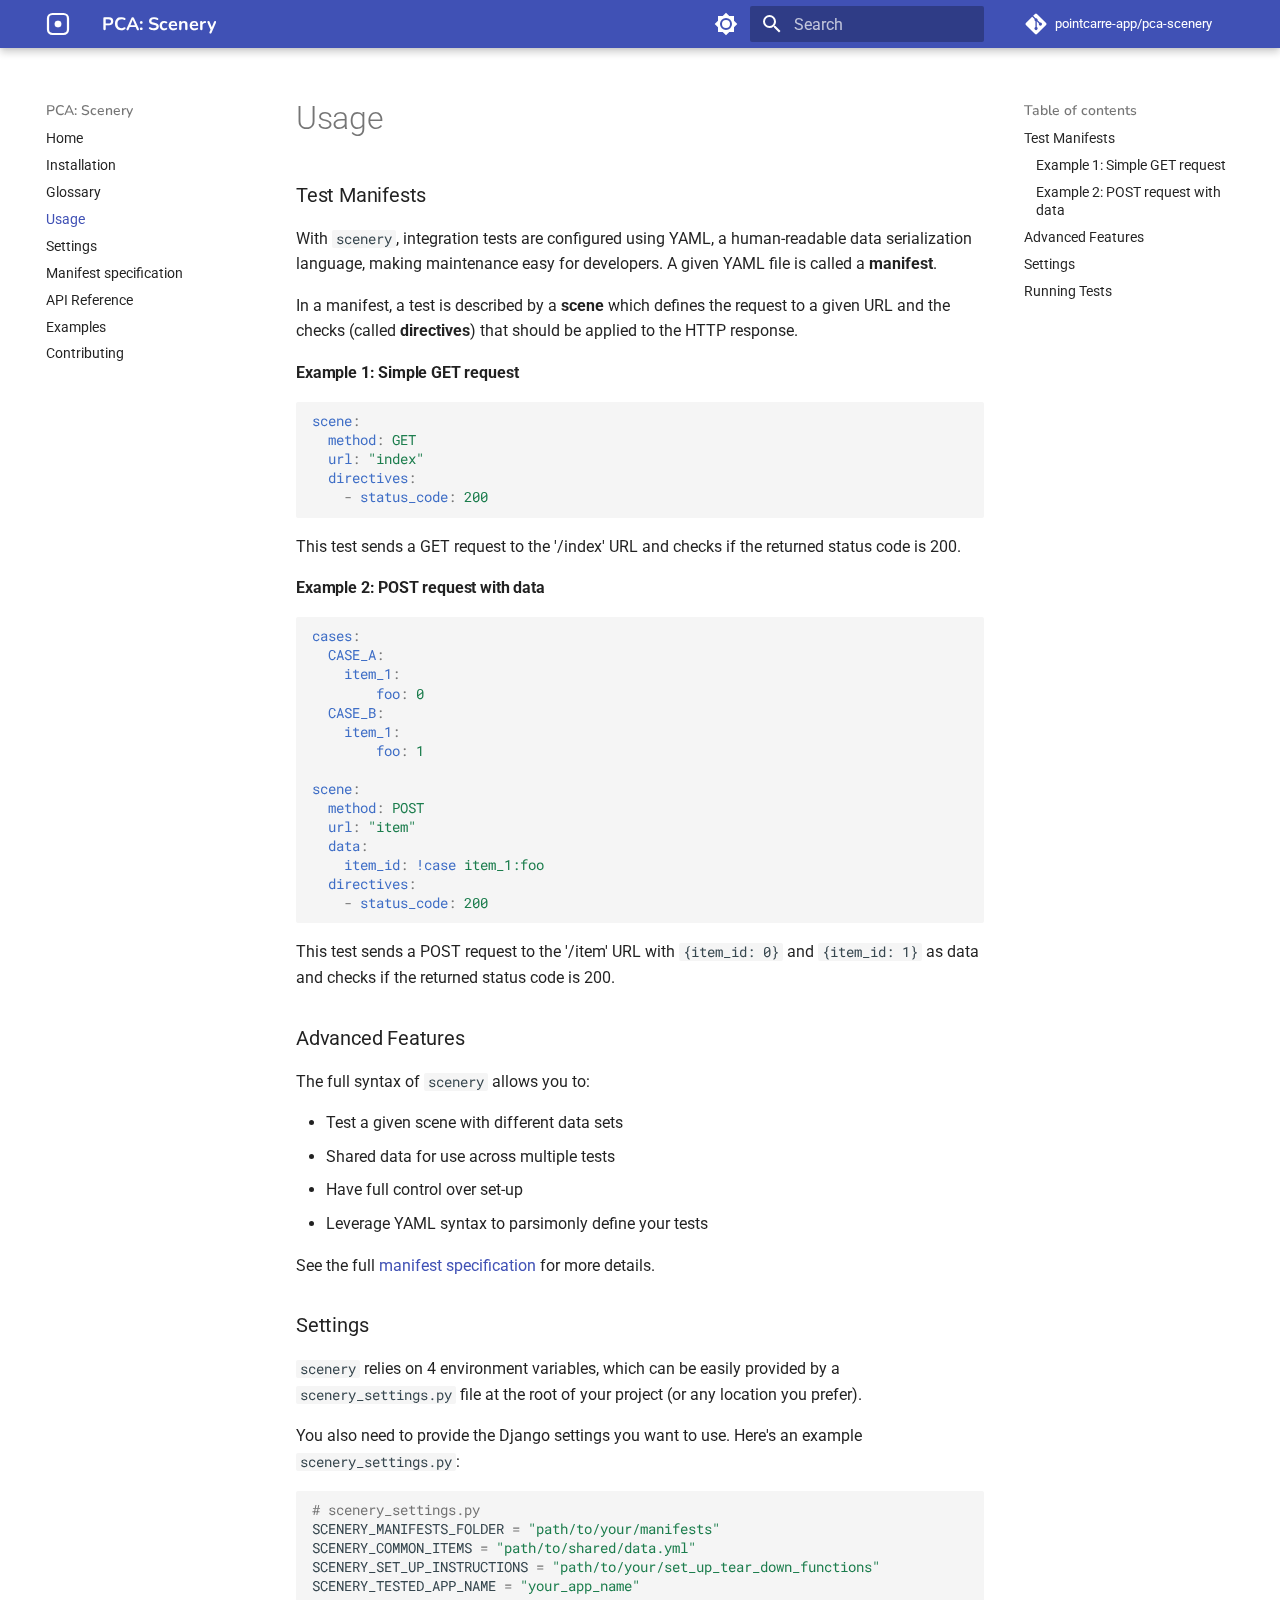
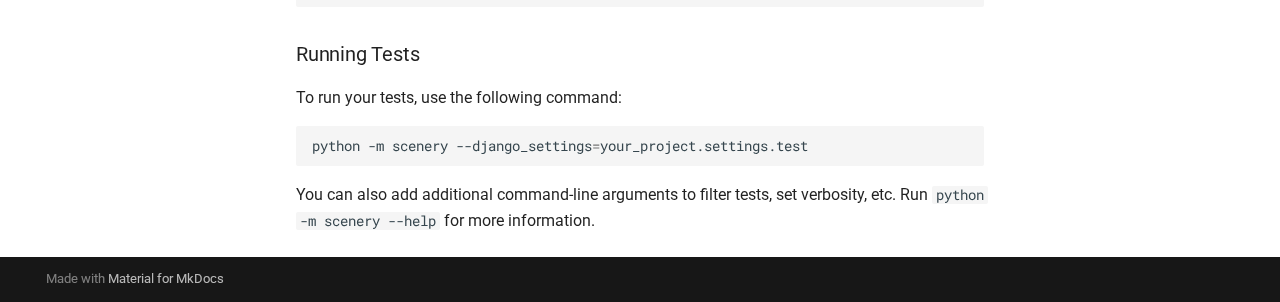
<file: usage/index.html>
<!doctype html>
<html lang="en" class="no-js">
  <head>
    
      <meta charset="utf-8">
      <meta name="viewport" content="width=device-width,initial-scale=1">
      
      
      
        <link rel="canonical" href="https://pointcarre-app.github.io/pca-scenery/usage/">
      
      
        <link rel="prev" href="../glossary/">
      
      
        <link rel="next" href="../settings/">
      
      
      <link rel="icon" href="../assets/images/favicon.png">
      <meta name="generator" content="mkdocs-1.6.1, mkdocs-material-9.5.42">
    
    
      
        <title>Usage - PCA: Scenery</title>
      
    
    
      <link rel="stylesheet" href="../assets/stylesheets/main.0253249f.min.css">
      
        
        <link rel="stylesheet" href="../assets/stylesheets/palette.06af60db.min.css">
      
      


    
    
      
    
    
      
        
        
        <link rel="preconnect" href="https://fonts.gstatic.com" crossorigin>
        <link rel="stylesheet" href="https://fonts.googleapis.com/css?family=Roboto:300,300i,400,400i,700,700i%7CRoboto+Mono:400,400i,700,700i&display=fallback">
        <style>:root{--md-text-font:"Roboto";--md-code-font:"Roboto Mono"}</style>
      
    
    
      <link rel="stylesheet" href="../assets/_mkdocstrings.css">
    
      <link rel="stylesheet" href="../stylesheets/extra.css">
    
    <script>__md_scope=new URL("..",location),__md_hash=e=>[...e].reduce(((e,_)=>(e<<5)-e+_.charCodeAt(0)),0),__md_get=(e,_=localStorage,t=__md_scope)=>JSON.parse(_.getItem(t.pathname+"."+e)),__md_set=(e,_,t=localStorage,a=__md_scope)=>{try{t.setItem(a.pathname+"."+e,JSON.stringify(_))}catch(e){}}</script>
    
      

    
    
    
  </head>
  
  
    
    
      
    
    
    
    
    <body dir="ltr" data-md-color-scheme="default" data-md-color-primary="#6032bc" data-md-color-accent="#6032bc">
  
    
    <input class="md-toggle" data-md-toggle="drawer" type="checkbox" id="__drawer" autocomplete="off">
    <input class="md-toggle" data-md-toggle="search" type="checkbox" id="__search" autocomplete="off">
    <label class="md-overlay" for="__drawer"></label>
    <div data-md-component="skip">
      
        
        <a href="#usage" class="md-skip">
          Skip to content
        </a>
      
    </div>
    <div data-md-component="announce">
      
    </div>
    
    
      

  

<header class="md-header md-header--shadow" data-md-component="header">
  <nav class="md-header__inner md-grid" aria-label="Header">
    <a href=".." title="PCA: Scenery" class="md-header__button md-logo" aria-label="PCA: Scenery" data-md-component="logo">
      
  <img src="../assets/logo-jules-white.svg" alt="logo">

    </a>
    <label class="md-header__button md-icon" for="__drawer">
      
      <svg xmlns="http://www.w3.org/2000/svg" viewBox="0 0 24 24"><path d="M3 6h18v2H3zm0 5h18v2H3zm0 5h18v2H3z"/></svg>
    </label>
    <div class="md-header__title" data-md-component="header-title">
      <div class="md-header__ellipsis">
        <div class="md-header__topic">
          <span class="md-ellipsis">
            PCA: Scenery
          </span>
        </div>
        <div class="md-header__topic" data-md-component="header-topic">
          <span class="md-ellipsis">
            
              Usage
            
          </span>
        </div>
      </div>
    </div>
    
      
        <form class="md-header__option" data-md-component="palette">
  
    
    
    
    <input class="md-option" data-md-color-media="" data-md-color-scheme="default" data-md-color-primary="#6032bc" data-md-color-accent="#6032bc"  aria-label="Switch to dark mode"  type="radio" name="__palette" id="__palette_0">
    
      <label class="md-header__button md-icon" title="Switch to dark mode" for="__palette_1" hidden>
        <svg xmlns="http://www.w3.org/2000/svg" viewBox="0 0 24 24"><path d="M12 8a4 4 0 0 0-4 4 4 4 0 0 0 4 4 4 4 0 0 0 4-4 4 4 0 0 0-4-4m0 10a6 6 0 0 1-6-6 6 6 0 0 1 6-6 6 6 0 0 1 6 6 6 6 0 0 1-6 6m8-9.31V4h-4.69L12 .69 8.69 4H4v4.69L.69 12 4 15.31V20h4.69L12 23.31 15.31 20H20v-4.69L23.31 12z"/></svg>
      </label>
    
  
    
    
    
    <input class="md-option" data-md-color-media="" data-md-color-scheme="slate" data-md-color-primary="#6032bc" data-md-color-accent="#6032bc"  aria-label="Switch to light mode"  type="radio" name="__palette" id="__palette_1">
    
      <label class="md-header__button md-icon" title="Switch to light mode" for="__palette_0" hidden>
        <svg xmlns="http://www.w3.org/2000/svg" viewBox="0 0 24 24"><path d="M12 18c-.89 0-1.74-.2-2.5-.55C11.56 16.5 13 14.42 13 12s-1.44-4.5-3.5-5.45C10.26 6.2 11.11 6 12 6a6 6 0 0 1 6 6 6 6 0 0 1-6 6m8-9.31V4h-4.69L12 .69 8.69 4H4v4.69L.69 12 4 15.31V20h4.69L12 23.31 15.31 20H20v-4.69L23.31 12z"/></svg>
      </label>
    
  
</form>
      
    
    
      <script>var palette=__md_get("__palette");if(palette&&palette.color){if("(prefers-color-scheme)"===palette.color.media){var media=matchMedia("(prefers-color-scheme: light)"),input=document.querySelector(media.matches?"[data-md-color-media='(prefers-color-scheme: light)']":"[data-md-color-media='(prefers-color-scheme: dark)']");palette.color.media=input.getAttribute("data-md-color-media"),palette.color.scheme=input.getAttribute("data-md-color-scheme"),palette.color.primary=input.getAttribute("data-md-color-primary"),palette.color.accent=input.getAttribute("data-md-color-accent")}for(var[key,value]of Object.entries(palette.color))document.body.setAttribute("data-md-color-"+key,value)}</script>
    
    
    
      <label class="md-header__button md-icon" for="__search">
        
        <svg xmlns="http://www.w3.org/2000/svg" viewBox="0 0 24 24"><path d="M9.5 3A6.5 6.5 0 0 1 16 9.5c0 1.61-.59 3.09-1.56 4.23l.27.27h.79l5 5-1.5 1.5-5-5v-.79l-.27-.27A6.52 6.52 0 0 1 9.5 16 6.5 6.5 0 0 1 3 9.5 6.5 6.5 0 0 1 9.5 3m0 2C7 5 5 7 5 9.5S7 14 9.5 14 14 12 14 9.5 12 5 9.5 5"/></svg>
      </label>
      <div class="md-search" data-md-component="search" role="dialog">
  <label class="md-search__overlay" for="__search"></label>
  <div class="md-search__inner" role="search">
    <form class="md-search__form" name="search">
      <input type="text" class="md-search__input" name="query" aria-label="Search" placeholder="Search" autocapitalize="off" autocorrect="off" autocomplete="off" spellcheck="false" data-md-component="search-query" required>
      <label class="md-search__icon md-icon" for="__search">
        
        <svg xmlns="http://www.w3.org/2000/svg" viewBox="0 0 24 24"><path d="M9.5 3A6.5 6.5 0 0 1 16 9.5c0 1.61-.59 3.09-1.56 4.23l.27.27h.79l5 5-1.5 1.5-5-5v-.79l-.27-.27A6.52 6.52 0 0 1 9.5 16 6.5 6.5 0 0 1 3 9.5 6.5 6.5 0 0 1 9.5 3m0 2C7 5 5 7 5 9.5S7 14 9.5 14 14 12 14 9.5 12 5 9.5 5"/></svg>
        
        <svg xmlns="http://www.w3.org/2000/svg" viewBox="0 0 24 24"><path d="M20 11v2H8l5.5 5.5-1.42 1.42L4.16 12l7.92-7.92L13.5 5.5 8 11z"/></svg>
      </label>
      <nav class="md-search__options" aria-label="Search">
        
        <button type="reset" class="md-search__icon md-icon" title="Clear" aria-label="Clear" tabindex="-1">
          
          <svg xmlns="http://www.w3.org/2000/svg" viewBox="0 0 24 24"><path d="M19 6.41 17.59 5 12 10.59 6.41 5 5 6.41 10.59 12 5 17.59 6.41 19 12 13.41 17.59 19 19 17.59 13.41 12z"/></svg>
        </button>
      </nav>
      
    </form>
    <div class="md-search__output">
      <div class="md-search__scrollwrap" tabindex="0" data-md-scrollfix>
        <div class="md-search-result" data-md-component="search-result">
          <div class="md-search-result__meta">
            Initializing search
          </div>
          <ol class="md-search-result__list" role="presentation"></ol>
        </div>
      </div>
    </div>
  </div>
</div>
    
    
      <div class="md-header__source">
        <a href="https://github.com/pointcarre-app/pca-scenery" title="Go to repository" class="md-source" data-md-component="source">
  <div class="md-source__icon md-icon">
    
    <svg xmlns="http://www.w3.org/2000/svg" viewBox="0 0 448 512"><!--! Font Awesome Free 6.6.0 by @fontawesome - https://fontawesome.com License - https://fontawesome.com/license/free (Icons: CC BY 4.0, Fonts: SIL OFL 1.1, Code: MIT License) Copyright 2024 Fonticons, Inc.--><path d="M439.55 236.05 244 40.45a28.87 28.87 0 0 0-40.81 0l-40.66 40.63 51.52 51.52c27.06-9.14 52.68 16.77 43.39 43.68l49.66 49.66c34.23-11.8 61.18 31 35.47 56.69-26.49 26.49-70.21-2.87-56-37.34L240.22 199v121.85c25.3 12.54 22.26 41.85 9.08 55a34.34 34.34 0 0 1-48.55 0c-17.57-17.6-11.07-46.91 11.25-56v-123c-20.8-8.51-24.6-30.74-18.64-45L142.57 101 8.45 235.14a28.86 28.86 0 0 0 0 40.81l195.61 195.6a28.86 28.86 0 0 0 40.8 0l194.69-194.69a28.86 28.86 0 0 0 0-40.81"/></svg>
  </div>
  <div class="md-source__repository">
    pointcarre-app/pca-scenery
  </div>
</a>
      </div>
    
  </nav>
  
</header>
    
    <div class="md-container" data-md-component="container">
      
      
        
          
        
      
      <main class="md-main" data-md-component="main">
        <div class="md-main__inner md-grid">
          
            
              
              <div class="md-sidebar md-sidebar--primary" data-md-component="sidebar" data-md-type="navigation" >
                <div class="md-sidebar__scrollwrap">
                  <div class="md-sidebar__inner">
                    



<nav class="md-nav md-nav--primary" aria-label="Navigation" data-md-level="0">
  <label class="md-nav__title" for="__drawer">
    <a href=".." title="PCA: Scenery" class="md-nav__button md-logo" aria-label="PCA: Scenery" data-md-component="logo">
      
  <img src="../assets/logo-jules-white.svg" alt="logo">

    </a>
    PCA: Scenery
  </label>
  
    <div class="md-nav__source">
      <a href="https://github.com/pointcarre-app/pca-scenery" title="Go to repository" class="md-source" data-md-component="source">
  <div class="md-source__icon md-icon">
    
    <svg xmlns="http://www.w3.org/2000/svg" viewBox="0 0 448 512"><!--! Font Awesome Free 6.6.0 by @fontawesome - https://fontawesome.com License - https://fontawesome.com/license/free (Icons: CC BY 4.0, Fonts: SIL OFL 1.1, Code: MIT License) Copyright 2024 Fonticons, Inc.--><path d="M439.55 236.05 244 40.45a28.87 28.87 0 0 0-40.81 0l-40.66 40.63 51.52 51.52c27.06-9.14 52.68 16.77 43.39 43.68l49.66 49.66c34.23-11.8 61.18 31 35.47 56.69-26.49 26.49-70.21-2.87-56-37.34L240.22 199v121.85c25.3 12.54 22.26 41.85 9.08 55a34.34 34.34 0 0 1-48.55 0c-17.57-17.6-11.07-46.91 11.25-56v-123c-20.8-8.51-24.6-30.74-18.64-45L142.57 101 8.45 235.14a28.86 28.86 0 0 0 0 40.81l195.61 195.6a28.86 28.86 0 0 0 40.8 0l194.69-194.69a28.86 28.86 0 0 0 0-40.81"/></svg>
  </div>
  <div class="md-source__repository">
    pointcarre-app/pca-scenery
  </div>
</a>
    </div>
  
  <ul class="md-nav__list" data-md-scrollfix>
    
      
      
  
  
  
  
    <li class="md-nav__item">
      <a href=".." class="md-nav__link">
        
  
  <span class="md-ellipsis">
    Home
  </span>
  

      </a>
    </li>
  

    
      
      
  
  
  
  
    <li class="md-nav__item">
      <a href="../installation/" class="md-nav__link">
        
  
  <span class="md-ellipsis">
    Installation
  </span>
  

      </a>
    </li>
  

    
      
      
  
  
  
  
    <li class="md-nav__item">
      <a href="../glossary/" class="md-nav__link">
        
  
  <span class="md-ellipsis">
    Glossary
  </span>
  

      </a>
    </li>
  

    
      
      
  
  
    
  
  
  
    <li class="md-nav__item md-nav__item--active">
      
      <input class="md-nav__toggle md-toggle" type="checkbox" id="__toc">
      
      
        
      
      
        <label class="md-nav__link md-nav__link--active" for="__toc">
          
  
  <span class="md-ellipsis">
    Usage
  </span>
  

          <span class="md-nav__icon md-icon"></span>
        </label>
      
      <a href="./" class="md-nav__link md-nav__link--active">
        
  
  <span class="md-ellipsis">
    Usage
  </span>
  

      </a>
      
        

<nav class="md-nav md-nav--secondary" aria-label="Table of contents">
  
  
  
    
  
  
    <label class="md-nav__title" for="__toc">
      <span class="md-nav__icon md-icon"></span>
      Table of contents
    </label>
    <ul class="md-nav__list" data-md-component="toc" data-md-scrollfix>
      
        <li class="md-nav__item">
  <a href="#test-manifests" class="md-nav__link">
    <span class="md-ellipsis">
      Test Manifests
    </span>
  </a>
  
    <nav class="md-nav" aria-label="Test Manifests">
      <ul class="md-nav__list">
        
          <li class="md-nav__item">
  <a href="#example-1-simple-get-request" class="md-nav__link">
    <span class="md-ellipsis">
      Example 1: Simple GET request
    </span>
  </a>
  
</li>
        
          <li class="md-nav__item">
  <a href="#example-2-post-request-with-data" class="md-nav__link">
    <span class="md-ellipsis">
      Example 2: POST request with data
    </span>
  </a>
  
</li>
        
      </ul>
    </nav>
  
</li>
      
        <li class="md-nav__item">
  <a href="#advanced-features" class="md-nav__link">
    <span class="md-ellipsis">
      Advanced Features
    </span>
  </a>
  
</li>
      
        <li class="md-nav__item">
  <a href="#settings" class="md-nav__link">
    <span class="md-ellipsis">
      Settings
    </span>
  </a>
  
</li>
      
        <li class="md-nav__item">
  <a href="#running-tests" class="md-nav__link">
    <span class="md-ellipsis">
      Running Tests
    </span>
  </a>
  
</li>
      
    </ul>
  
</nav>
      
    </li>
  

    
      
      
  
  
  
  
    <li class="md-nav__item">
      <a href="../settings/" class="md-nav__link">
        
  
  <span class="md-ellipsis">
    Settings
  </span>
  

      </a>
    </li>
  

    
      
      
  
  
  
  
    <li class="md-nav__item">
      <a href="../manifest_specification/" class="md-nav__link">
        
  
  <span class="md-ellipsis">
    Manifest specification
  </span>
  

      </a>
    </li>
  

    
      
      
  
  
  
  
    <li class="md-nav__item">
      <a href="../api/" class="md-nav__link">
        
  
  <span class="md-ellipsis">
    API Reference
  </span>
  

      </a>
    </li>
  

    
      
      
  
  
  
  
    <li class="md-nav__item">
      <a href="../examples/basic/" class="md-nav__link">
        
  
  <span class="md-ellipsis">
    Examples
  </span>
  

      </a>
    </li>
  

    
      
      
  
  
  
  
    <li class="md-nav__item">
      <a href="../contributing/" class="md-nav__link">
        
  
  <span class="md-ellipsis">
    Contributing
  </span>
  

      </a>
    </li>
  

    
  </ul>
</nav>
                  </div>
                </div>
              </div>
            
            
              
              <div class="md-sidebar md-sidebar--secondary" data-md-component="sidebar" data-md-type="toc" >
                <div class="md-sidebar__scrollwrap">
                  <div class="md-sidebar__inner">
                    

<nav class="md-nav md-nav--secondary" aria-label="Table of contents">
  
  
  
    
  
  
    <label class="md-nav__title" for="__toc">
      <span class="md-nav__icon md-icon"></span>
      Table of contents
    </label>
    <ul class="md-nav__list" data-md-component="toc" data-md-scrollfix>
      
        <li class="md-nav__item">
  <a href="#test-manifests" class="md-nav__link">
    <span class="md-ellipsis">
      Test Manifests
    </span>
  </a>
  
    <nav class="md-nav" aria-label="Test Manifests">
      <ul class="md-nav__list">
        
          <li class="md-nav__item">
  <a href="#example-1-simple-get-request" class="md-nav__link">
    <span class="md-ellipsis">
      Example 1: Simple GET request
    </span>
  </a>
  
</li>
        
          <li class="md-nav__item">
  <a href="#example-2-post-request-with-data" class="md-nav__link">
    <span class="md-ellipsis">
      Example 2: POST request with data
    </span>
  </a>
  
</li>
        
      </ul>
    </nav>
  
</li>
      
        <li class="md-nav__item">
  <a href="#advanced-features" class="md-nav__link">
    <span class="md-ellipsis">
      Advanced Features
    </span>
  </a>
  
</li>
      
        <li class="md-nav__item">
  <a href="#settings" class="md-nav__link">
    <span class="md-ellipsis">
      Settings
    </span>
  </a>
  
</li>
      
        <li class="md-nav__item">
  <a href="#running-tests" class="md-nav__link">
    <span class="md-ellipsis">
      Running Tests
    </span>
  </a>
  
</li>
      
    </ul>
  
</nav>
                  </div>
                </div>
              </div>
            
          
          
            <div class="md-content" data-md-component="content">
              <article class="md-content__inner md-typeset">
                
                  

  
  


<h1 id="usage">Usage</h1>
<h3 id="test-manifests">Test Manifests</h3>
<p>With <code>scenery</code>, integration tests are configured using YAML, a human-readable data serialization language, making maintenance easy for developers. A given YAML file is called a <strong>manifest</strong>.</p>
<p>In a manifest, a test is described by a <strong>scene</strong> which defines the request to a given URL and the checks (called <strong>directives</strong>) that should be applied to the HTTP response.</p>
<h4 id="example-1-simple-get-request">Example 1: Simple GET request</h4>
<div class="highlight"><pre><span></span><code><a id="__codelineno-0-1" name="__codelineno-0-1" href="#__codelineno-0-1"></a><span class="nt">scene</span><span class="p">:</span>
<a id="__codelineno-0-2" name="__codelineno-0-2" href="#__codelineno-0-2"></a><span class="w">  </span><span class="nt">method</span><span class="p">:</span><span class="w"> </span><span class="l l-Scalar l-Scalar-Plain">GET</span>
<a id="__codelineno-0-3" name="__codelineno-0-3" href="#__codelineno-0-3"></a><span class="w">  </span><span class="nt">url</span><span class="p">:</span><span class="w"> </span><span class="s">&quot;index&quot;</span>
<a id="__codelineno-0-4" name="__codelineno-0-4" href="#__codelineno-0-4"></a><span class="w">  </span><span class="nt">directives</span><span class="p">:</span>
<a id="__codelineno-0-5" name="__codelineno-0-5" href="#__codelineno-0-5"></a><span class="w">    </span><span class="p p-Indicator">-</span><span class="w"> </span><span class="nt">status_code</span><span class="p">:</span><span class="w"> </span><span class="l l-Scalar l-Scalar-Plain">200</span>
</code></pre></div>
<p>This test sends a GET request to the '/index' URL and checks if the returned status code is 200.</p>
<h4 id="example-2-post-request-with-data">Example 2: POST request with data</h4>
<div class="highlight"><pre><span></span><code><a id="__codelineno-1-1" name="__codelineno-1-1" href="#__codelineno-1-1"></a><span class="nt">cases</span><span class="p">:</span>
<a id="__codelineno-1-2" name="__codelineno-1-2" href="#__codelineno-1-2"></a><span class="w">  </span><span class="nt">CASE_A</span><span class="p">:</span>
<a id="__codelineno-1-3" name="__codelineno-1-3" href="#__codelineno-1-3"></a><span class="w">    </span><span class="nt">item_1</span><span class="p">:</span>
<a id="__codelineno-1-4" name="__codelineno-1-4" href="#__codelineno-1-4"></a><span class="w">        </span><span class="nt">foo</span><span class="p">:</span><span class="w"> </span><span class="l l-Scalar l-Scalar-Plain">0</span>
<a id="__codelineno-1-5" name="__codelineno-1-5" href="#__codelineno-1-5"></a><span class="w">  </span><span class="nt">CASE_B</span><span class="p">:</span>
<a id="__codelineno-1-6" name="__codelineno-1-6" href="#__codelineno-1-6"></a><span class="w">    </span><span class="nt">item_1</span><span class="p">:</span>
<a id="__codelineno-1-7" name="__codelineno-1-7" href="#__codelineno-1-7"></a><span class="w">        </span><span class="nt">foo</span><span class="p">:</span><span class="w"> </span><span class="l l-Scalar l-Scalar-Plain">1</span>
<a id="__codelineno-1-8" name="__codelineno-1-8" href="#__codelineno-1-8"></a>
<a id="__codelineno-1-9" name="__codelineno-1-9" href="#__codelineno-1-9"></a><span class="nt">scene</span><span class="p">:</span>
<a id="__codelineno-1-10" name="__codelineno-1-10" href="#__codelineno-1-10"></a><span class="w">  </span><span class="nt">method</span><span class="p">:</span><span class="w"> </span><span class="l l-Scalar l-Scalar-Plain">POST</span>
<a id="__codelineno-1-11" name="__codelineno-1-11" href="#__codelineno-1-11"></a><span class="w">  </span><span class="nt">url</span><span class="p">:</span><span class="w"> </span><span class="s">&quot;item&quot;</span>
<a id="__codelineno-1-12" name="__codelineno-1-12" href="#__codelineno-1-12"></a><span class="w">  </span><span class="nt">data</span><span class="p">:</span>
<a id="__codelineno-1-13" name="__codelineno-1-13" href="#__codelineno-1-13"></a><span class="w">    </span><span class="nt">item_id</span><span class="p">:</span><span class="w"> </span><span class="kt">!case</span><span class="w"> </span><span class="l l-Scalar l-Scalar-Plain">item_1:foo</span>
<a id="__codelineno-1-14" name="__codelineno-1-14" href="#__codelineno-1-14"></a><span class="w">  </span><span class="nt">directives</span><span class="p">:</span>
<a id="__codelineno-1-15" name="__codelineno-1-15" href="#__codelineno-1-15"></a><span class="w">    </span><span class="p p-Indicator">-</span><span class="w"> </span><span class="nt">status_code</span><span class="p">:</span><span class="w"> </span><span class="l l-Scalar l-Scalar-Plain">200</span>
</code></pre></div>
<p>This test sends a POST request to the '/item' URL with <code>{item_id: 0}</code> and <code>{item_id: 1}</code> as data and checks if the returned status code is 200.</p>
<h3 id="advanced-features">Advanced Features</h3>
<p>The full syntax of <code>scenery</code> allows you to:</p>
<ul>
<li>Test a given scene with different data sets</li>
<li>Shared data for use across multiple tests</li>
<li>Have full control over set-up <!-- and tear-down methods --></li>
<li>Leverage YAML syntax to parsimonly define your tests</li>
</ul>
<!-- - Define custom directives for specialized checks -->

<p>See the full <a href="../manifest_specification/">manifest specification</a> for more details.</p>
<h3 id="settings">Settings</h3>
<p><code>scenery</code> relies on 4 environment variables, which can be easily provided by a <code>scenery_settings.py</code> file at the root of your project (or any location you prefer).</p>
<p>You also need to provide the Django settings you want to use. Here's an example <code>scenery_settings.py</code>:</p>
<div class="highlight"><pre><span></span><code><a id="__codelineno-2-1" name="__codelineno-2-1" href="#__codelineno-2-1"></a><span class="c1"># scenery_settings.py</span>
<a id="__codelineno-2-2" name="__codelineno-2-2" href="#__codelineno-2-2"></a><span class="n">SCENERY_MANIFESTS_FOLDER</span> <span class="o">=</span> <span class="s2">&quot;path/to/your/manifests&quot;</span>
<a id="__codelineno-2-3" name="__codelineno-2-3" href="#__codelineno-2-3"></a><span class="n">SCENERY_COMMON_ITEMS</span> <span class="o">=</span> <span class="s2">&quot;path/to/shared/data.yml&quot;</span>
<a id="__codelineno-2-4" name="__codelineno-2-4" href="#__codelineno-2-4"></a><span class="n">SCENERY_SET_UP_INSTRUCTIONS</span> <span class="o">=</span> <span class="s2">&quot;path/to/your/set_up_tear_down_functions&quot;</span>
<a id="__codelineno-2-5" name="__codelineno-2-5" href="#__codelineno-2-5"></a><span class="n">SCENERY_TESTED_APP_NAME</span> <span class="o">=</span> <span class="s2">&quot;your_app_name&quot;</span>
</code></pre></div>
<h3 id="running-tests">Running Tests</h3>
<p>To run your tests, use the following command:</p>
<div class="highlight"><pre><span></span><code><a id="__codelineno-3-1" name="__codelineno-3-1" href="#__codelineno-3-1"></a>python<span class="w"> </span>-m<span class="w"> </span>scenery<span class="w"> </span>--django_settings<span class="o">=</span>your_project.settings.test
</code></pre></div>
<p>You can also add additional command-line arguments to filter tests, set verbosity, etc. Run <code>python -m scenery --help</code> for more information.</p>












                
              </article>
            </div>
          
          
<script>var target=document.getElementById(location.hash.slice(1));target&&target.name&&(target.checked=target.name.startsWith("__tabbed_"))</script>
        </div>
        
      </main>
      
        <footer class="md-footer">
  
  <div class="md-footer-meta md-typeset">
    <div class="md-footer-meta__inner md-grid">
      <div class="md-copyright">
  
  
    Made with
    <a href="https://squidfunk.github.io/mkdocs-material/" target="_blank" rel="noopener">
      Material for MkDocs
    </a>
  
</div>
      
    </div>
  </div>
</footer>
      
    </div>
    <div class="md-dialog" data-md-component="dialog">
      <div class="md-dialog__inner md-typeset"></div>
    </div>
    
    
    <script id="__config" type="application/json">{"base": "..", "features": [], "search": "../assets/javascripts/workers/search.6ce7567c.min.js", "translations": {"clipboard.copied": "Copied to clipboard", "clipboard.copy": "Copy to clipboard", "search.result.more.one": "1 more on this page", "search.result.more.other": "# more on this page", "search.result.none": "No matching documents", "search.result.one": "1 matching document", "search.result.other": "# matching documents", "search.result.placeholder": "Type to start searching", "search.result.term.missing": "Missing", "select.version": "Select version"}}</script>
    
    
      <script src="../assets/javascripts/bundle.83f73b43.min.js"></script>
      
    
  </body>
</html>
</file>
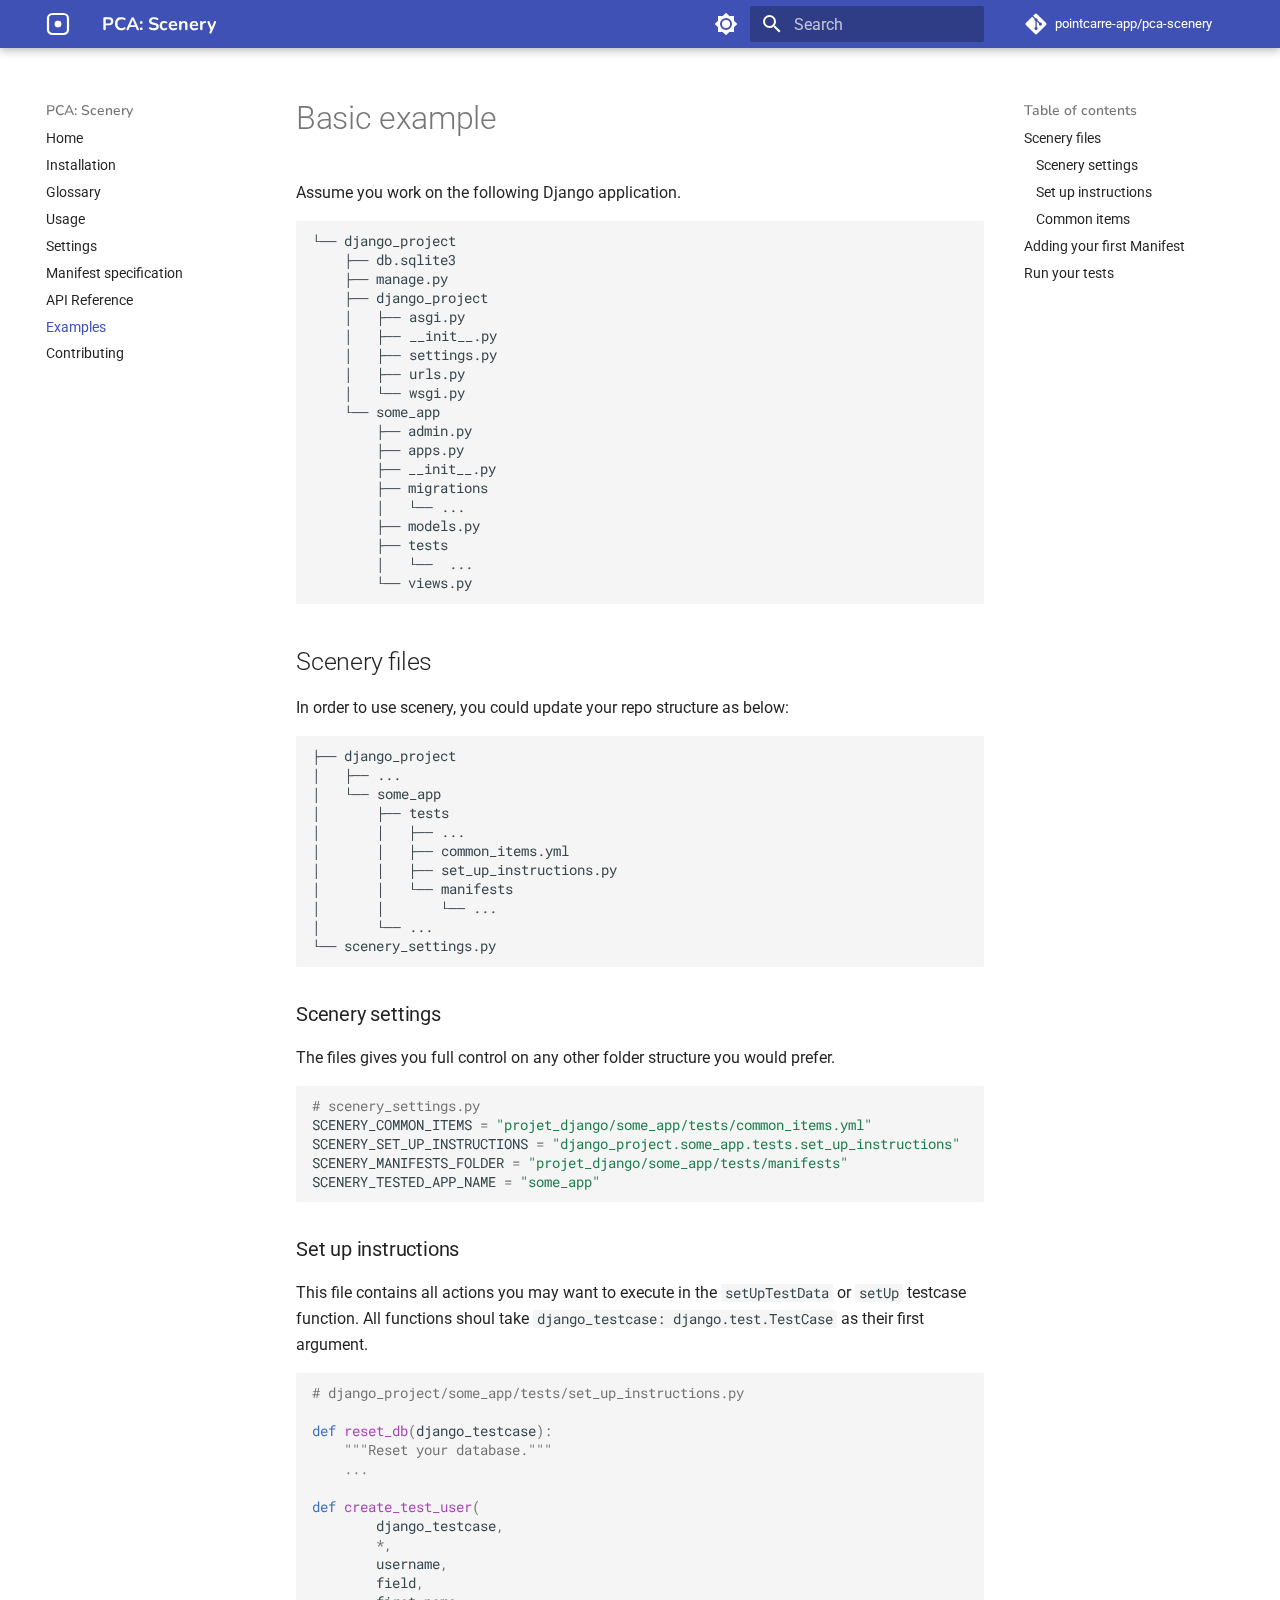
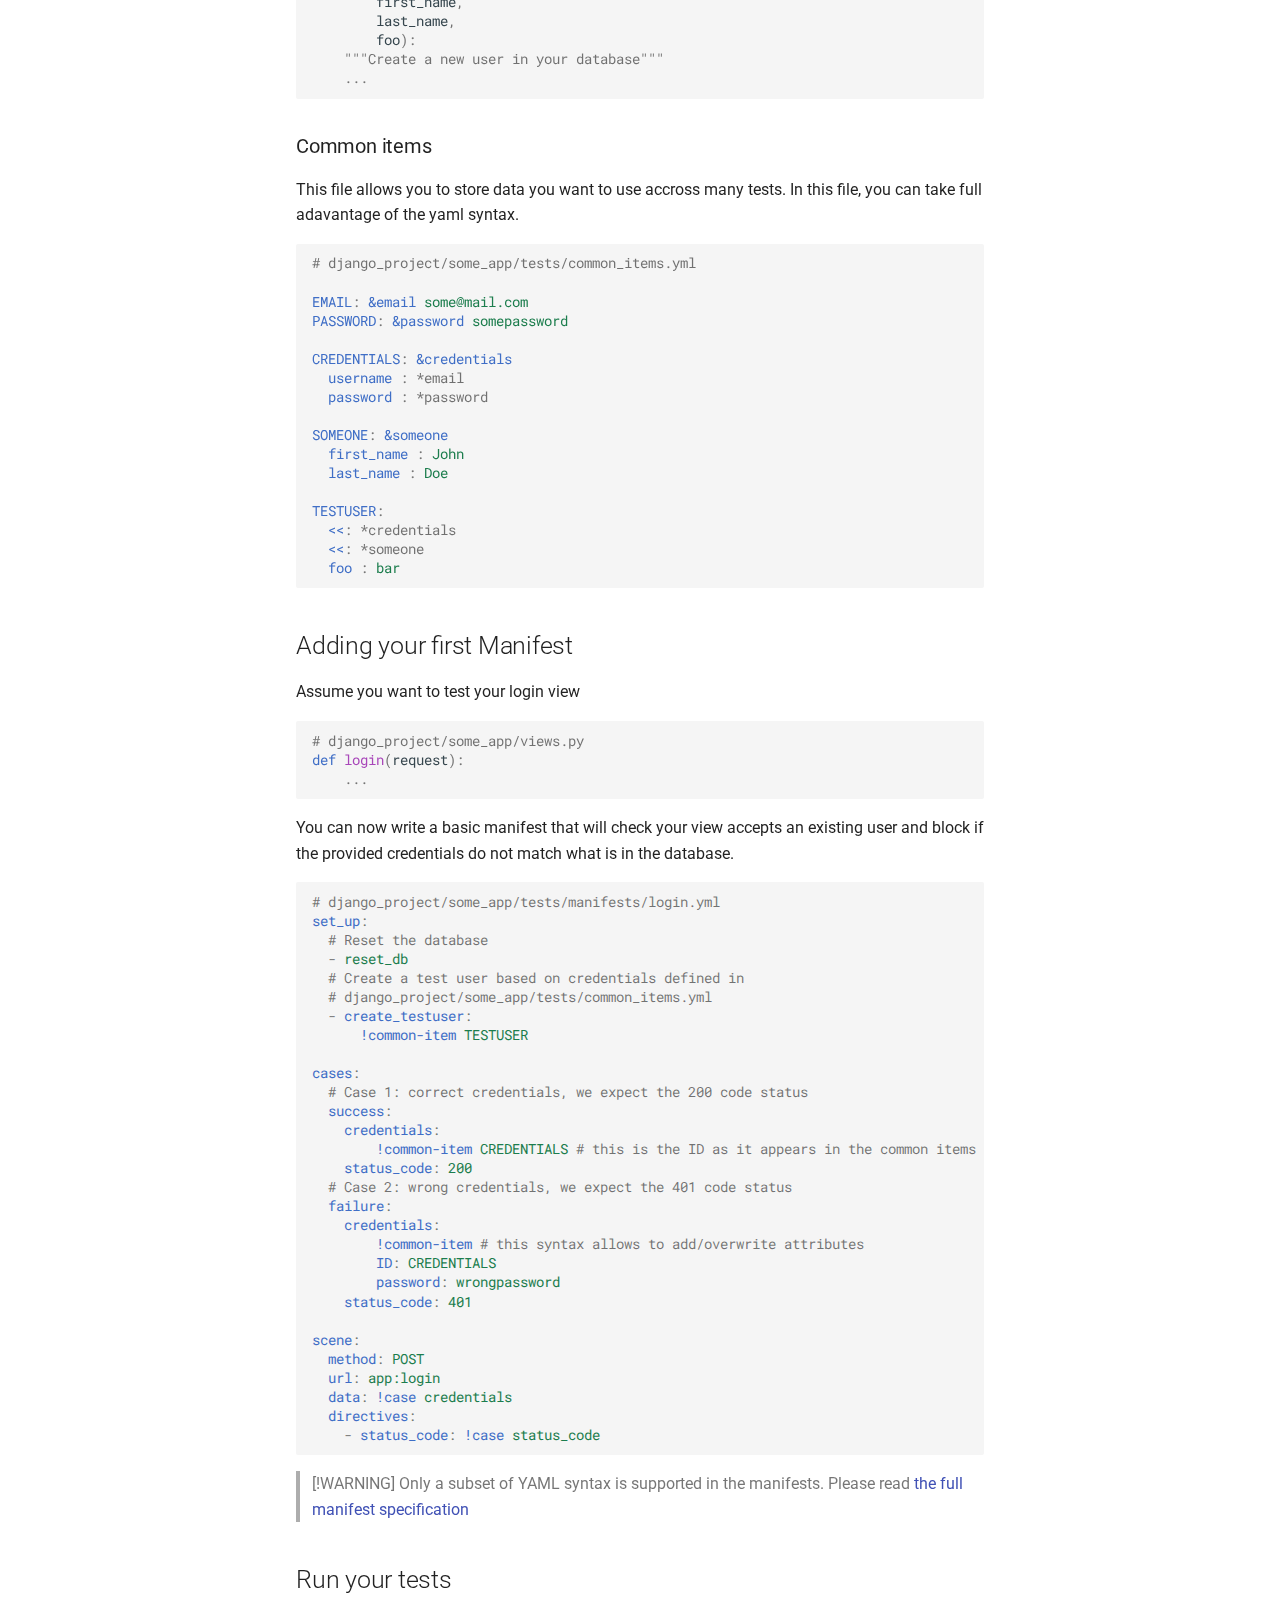
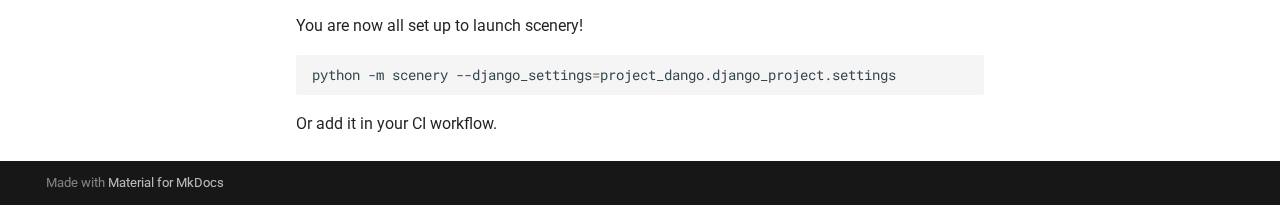
<file: examples/basic/index.html>
<!doctype html>
<html lang="en" class="no-js">
  <head>
    
      <meta charset="utf-8">
      <meta name="viewport" content="width=device-width,initial-scale=1">
      
      
      
        <link rel="canonical" href="https://pointcarre-app.github.io/pca-scenery/examples/basic/">
      
      
        <link rel="prev" href="../../api/">
      
      
        <link rel="next" href="../../contributing/">
      
      
      <link rel="icon" href="../../assets/images/favicon.png">
      <meta name="generator" content="mkdocs-1.6.1, mkdocs-material-9.5.42">
    
    
      
        <title>Examples - PCA: Scenery</title>
      
    
    
      <link rel="stylesheet" href="../../assets/stylesheets/main.0253249f.min.css">
      
        
        <link rel="stylesheet" href="../../assets/stylesheets/palette.06af60db.min.css">
      
      


    
    
      
    
    
      
        
        
        <link rel="preconnect" href="https://fonts.gstatic.com" crossorigin>
        <link rel="stylesheet" href="https://fonts.googleapis.com/css?family=Roboto:300,300i,400,400i,700,700i%7CRoboto+Mono:400,400i,700,700i&display=fallback">
        <style>:root{--md-text-font:"Roboto";--md-code-font:"Roboto Mono"}</style>
      
    
    
      <link rel="stylesheet" href="../../assets/_mkdocstrings.css">
    
      <link rel="stylesheet" href="../../stylesheets/extra.css">
    
    <script>__md_scope=new URL("../..",location),__md_hash=e=>[...e].reduce(((e,_)=>(e<<5)-e+_.charCodeAt(0)),0),__md_get=(e,_=localStorage,t=__md_scope)=>JSON.parse(_.getItem(t.pathname+"."+e)),__md_set=(e,_,t=localStorage,a=__md_scope)=>{try{t.setItem(a.pathname+"."+e,JSON.stringify(_))}catch(e){}}</script>
    
      

    
    
    
  </head>
  
  
    
    
      
    
    
    
    
    <body dir="ltr" data-md-color-scheme="default" data-md-color-primary="#6032bc" data-md-color-accent="#6032bc">
  
    
    <input class="md-toggle" data-md-toggle="drawer" type="checkbox" id="__drawer" autocomplete="off">
    <input class="md-toggle" data-md-toggle="search" type="checkbox" id="__search" autocomplete="off">
    <label class="md-overlay" for="__drawer"></label>
    <div data-md-component="skip">
      
        
        <a href="#basic-example" class="md-skip">
          Skip to content
        </a>
      
    </div>
    <div data-md-component="announce">
      
    </div>
    
    
      

  

<header class="md-header md-header--shadow" data-md-component="header">
  <nav class="md-header__inner md-grid" aria-label="Header">
    <a href="../.." title="PCA: Scenery" class="md-header__button md-logo" aria-label="PCA: Scenery" data-md-component="logo">
      
  <img src="../../assets/logo-jules-white.svg" alt="logo">

    </a>
    <label class="md-header__button md-icon" for="__drawer">
      
      <svg xmlns="http://www.w3.org/2000/svg" viewBox="0 0 24 24"><path d="M3 6h18v2H3zm0 5h18v2H3zm0 5h18v2H3z"/></svg>
    </label>
    <div class="md-header__title" data-md-component="header-title">
      <div class="md-header__ellipsis">
        <div class="md-header__topic">
          <span class="md-ellipsis">
            PCA: Scenery
          </span>
        </div>
        <div class="md-header__topic" data-md-component="header-topic">
          <span class="md-ellipsis">
            
              Examples
            
          </span>
        </div>
      </div>
    </div>
    
      
        <form class="md-header__option" data-md-component="palette">
  
    
    
    
    <input class="md-option" data-md-color-media="" data-md-color-scheme="default" data-md-color-primary="#6032bc" data-md-color-accent="#6032bc"  aria-label="Switch to dark mode"  type="radio" name="__palette" id="__palette_0">
    
      <label class="md-header__button md-icon" title="Switch to dark mode" for="__palette_1" hidden>
        <svg xmlns="http://www.w3.org/2000/svg" viewBox="0 0 24 24"><path d="M12 8a4 4 0 0 0-4 4 4 4 0 0 0 4 4 4 4 0 0 0 4-4 4 4 0 0 0-4-4m0 10a6 6 0 0 1-6-6 6 6 0 0 1 6-6 6 6 0 0 1 6 6 6 6 0 0 1-6 6m8-9.31V4h-4.69L12 .69 8.69 4H4v4.69L.69 12 4 15.31V20h4.69L12 23.31 15.31 20H20v-4.69L23.31 12z"/></svg>
      </label>
    
  
    
    
    
    <input class="md-option" data-md-color-media="" data-md-color-scheme="slate" data-md-color-primary="#6032bc" data-md-color-accent="#6032bc"  aria-label="Switch to light mode"  type="radio" name="__palette" id="__palette_1">
    
      <label class="md-header__button md-icon" title="Switch to light mode" for="__palette_0" hidden>
        <svg xmlns="http://www.w3.org/2000/svg" viewBox="0 0 24 24"><path d="M12 18c-.89 0-1.74-.2-2.5-.55C11.56 16.5 13 14.42 13 12s-1.44-4.5-3.5-5.45C10.26 6.2 11.11 6 12 6a6 6 0 0 1 6 6 6 6 0 0 1-6 6m8-9.31V4h-4.69L12 .69 8.69 4H4v4.69L.69 12 4 15.31V20h4.69L12 23.31 15.31 20H20v-4.69L23.31 12z"/></svg>
      </label>
    
  
</form>
      
    
    
      <script>var palette=__md_get("__palette");if(palette&&palette.color){if("(prefers-color-scheme)"===palette.color.media){var media=matchMedia("(prefers-color-scheme: light)"),input=document.querySelector(media.matches?"[data-md-color-media='(prefers-color-scheme: light)']":"[data-md-color-media='(prefers-color-scheme: dark)']");palette.color.media=input.getAttribute("data-md-color-media"),palette.color.scheme=input.getAttribute("data-md-color-scheme"),palette.color.primary=input.getAttribute("data-md-color-primary"),palette.color.accent=input.getAttribute("data-md-color-accent")}for(var[key,value]of Object.entries(palette.color))document.body.setAttribute("data-md-color-"+key,value)}</script>
    
    
    
      <label class="md-header__button md-icon" for="__search">
        
        <svg xmlns="http://www.w3.org/2000/svg" viewBox="0 0 24 24"><path d="M9.5 3A6.5 6.5 0 0 1 16 9.5c0 1.61-.59 3.09-1.56 4.23l.27.27h.79l5 5-1.5 1.5-5-5v-.79l-.27-.27A6.52 6.52 0 0 1 9.5 16 6.5 6.5 0 0 1 3 9.5 6.5 6.5 0 0 1 9.5 3m0 2C7 5 5 7 5 9.5S7 14 9.5 14 14 12 14 9.5 12 5 9.5 5"/></svg>
      </label>
      <div class="md-search" data-md-component="search" role="dialog">
  <label class="md-search__overlay" for="__search"></label>
  <div class="md-search__inner" role="search">
    <form class="md-search__form" name="search">
      <input type="text" class="md-search__input" name="query" aria-label="Search" placeholder="Search" autocapitalize="off" autocorrect="off" autocomplete="off" spellcheck="false" data-md-component="search-query" required>
      <label class="md-search__icon md-icon" for="__search">
        
        <svg xmlns="http://www.w3.org/2000/svg" viewBox="0 0 24 24"><path d="M9.5 3A6.5 6.5 0 0 1 16 9.5c0 1.61-.59 3.09-1.56 4.23l.27.27h.79l5 5-1.5 1.5-5-5v-.79l-.27-.27A6.52 6.52 0 0 1 9.5 16 6.5 6.5 0 0 1 3 9.5 6.5 6.5 0 0 1 9.5 3m0 2C7 5 5 7 5 9.5S7 14 9.5 14 14 12 14 9.5 12 5 9.5 5"/></svg>
        
        <svg xmlns="http://www.w3.org/2000/svg" viewBox="0 0 24 24"><path d="M20 11v2H8l5.5 5.5-1.42 1.42L4.16 12l7.92-7.92L13.5 5.5 8 11z"/></svg>
      </label>
      <nav class="md-search__options" aria-label="Search">
        
        <button type="reset" class="md-search__icon md-icon" title="Clear" aria-label="Clear" tabindex="-1">
          
          <svg xmlns="http://www.w3.org/2000/svg" viewBox="0 0 24 24"><path d="M19 6.41 17.59 5 12 10.59 6.41 5 5 6.41 10.59 12 5 17.59 6.41 19 12 13.41 17.59 19 19 17.59 13.41 12z"/></svg>
        </button>
      </nav>
      
    </form>
    <div class="md-search__output">
      <div class="md-search__scrollwrap" tabindex="0" data-md-scrollfix>
        <div class="md-search-result" data-md-component="search-result">
          <div class="md-search-result__meta">
            Initializing search
          </div>
          <ol class="md-search-result__list" role="presentation"></ol>
        </div>
      </div>
    </div>
  </div>
</div>
    
    
      <div class="md-header__source">
        <a href="https://github.com/pointcarre-app/pca-scenery" title="Go to repository" class="md-source" data-md-component="source">
  <div class="md-source__icon md-icon">
    
    <svg xmlns="http://www.w3.org/2000/svg" viewBox="0 0 448 512"><!--! Font Awesome Free 6.6.0 by @fontawesome - https://fontawesome.com License - https://fontawesome.com/license/free (Icons: CC BY 4.0, Fonts: SIL OFL 1.1, Code: MIT License) Copyright 2024 Fonticons, Inc.--><path d="M439.55 236.05 244 40.45a28.87 28.87 0 0 0-40.81 0l-40.66 40.63 51.52 51.52c27.06-9.14 52.68 16.77 43.39 43.68l49.66 49.66c34.23-11.8 61.18 31 35.47 56.69-26.49 26.49-70.21-2.87-56-37.34L240.22 199v121.85c25.3 12.54 22.26 41.85 9.08 55a34.34 34.34 0 0 1-48.55 0c-17.57-17.6-11.07-46.91 11.25-56v-123c-20.8-8.51-24.6-30.74-18.64-45L142.57 101 8.45 235.14a28.86 28.86 0 0 0 0 40.81l195.61 195.6a28.86 28.86 0 0 0 40.8 0l194.69-194.69a28.86 28.86 0 0 0 0-40.81"/></svg>
  </div>
  <div class="md-source__repository">
    pointcarre-app/pca-scenery
  </div>
</a>
      </div>
    
  </nav>
  
</header>
    
    <div class="md-container" data-md-component="container">
      
      
        
          
        
      
      <main class="md-main" data-md-component="main">
        <div class="md-main__inner md-grid">
          
            
              
              <div class="md-sidebar md-sidebar--primary" data-md-component="sidebar" data-md-type="navigation" >
                <div class="md-sidebar__scrollwrap">
                  <div class="md-sidebar__inner">
                    



<nav class="md-nav md-nav--primary" aria-label="Navigation" data-md-level="0">
  <label class="md-nav__title" for="__drawer">
    <a href="../.." title="PCA: Scenery" class="md-nav__button md-logo" aria-label="PCA: Scenery" data-md-component="logo">
      
  <img src="../../assets/logo-jules-white.svg" alt="logo">

    </a>
    PCA: Scenery
  </label>
  
    <div class="md-nav__source">
      <a href="https://github.com/pointcarre-app/pca-scenery" title="Go to repository" class="md-source" data-md-component="source">
  <div class="md-source__icon md-icon">
    
    <svg xmlns="http://www.w3.org/2000/svg" viewBox="0 0 448 512"><!--! Font Awesome Free 6.6.0 by @fontawesome - https://fontawesome.com License - https://fontawesome.com/license/free (Icons: CC BY 4.0, Fonts: SIL OFL 1.1, Code: MIT License) Copyright 2024 Fonticons, Inc.--><path d="M439.55 236.05 244 40.45a28.87 28.87 0 0 0-40.81 0l-40.66 40.63 51.52 51.52c27.06-9.14 52.68 16.77 43.39 43.68l49.66 49.66c34.23-11.8 61.18 31 35.47 56.69-26.49 26.49-70.21-2.87-56-37.34L240.22 199v121.85c25.3 12.54 22.26 41.85 9.08 55a34.34 34.34 0 0 1-48.55 0c-17.57-17.6-11.07-46.91 11.25-56v-123c-20.8-8.51-24.6-30.74-18.64-45L142.57 101 8.45 235.14a28.86 28.86 0 0 0 0 40.81l195.61 195.6a28.86 28.86 0 0 0 40.8 0l194.69-194.69a28.86 28.86 0 0 0 0-40.81"/></svg>
  </div>
  <div class="md-source__repository">
    pointcarre-app/pca-scenery
  </div>
</a>
    </div>
  
  <ul class="md-nav__list" data-md-scrollfix>
    
      
      
  
  
  
  
    <li class="md-nav__item">
      <a href="../.." class="md-nav__link">
        
  
  <span class="md-ellipsis">
    Home
  </span>
  

      </a>
    </li>
  

    
      
      
  
  
  
  
    <li class="md-nav__item">
      <a href="../../installation/" class="md-nav__link">
        
  
  <span class="md-ellipsis">
    Installation
  </span>
  

      </a>
    </li>
  

    
      
      
  
  
  
  
    <li class="md-nav__item">
      <a href="../../glossary/" class="md-nav__link">
        
  
  <span class="md-ellipsis">
    Glossary
  </span>
  

      </a>
    </li>
  

    
      
      
  
  
  
  
    <li class="md-nav__item">
      <a href="../../usage/" class="md-nav__link">
        
  
  <span class="md-ellipsis">
    Usage
  </span>
  

      </a>
    </li>
  

    
      
      
  
  
  
  
    <li class="md-nav__item">
      <a href="../../settings/" class="md-nav__link">
        
  
  <span class="md-ellipsis">
    Settings
  </span>
  

      </a>
    </li>
  

    
      
      
  
  
  
  
    <li class="md-nav__item">
      <a href="../../manifest_specification/" class="md-nav__link">
        
  
  <span class="md-ellipsis">
    Manifest specification
  </span>
  

      </a>
    </li>
  

    
      
      
  
  
  
  
    <li class="md-nav__item">
      <a href="../../api/" class="md-nav__link">
        
  
  <span class="md-ellipsis">
    API Reference
  </span>
  

      </a>
    </li>
  

    
      
      
  
  
    
  
  
  
    <li class="md-nav__item md-nav__item--active">
      
      <input class="md-nav__toggle md-toggle" type="checkbox" id="__toc">
      
      
        
      
      
        <label class="md-nav__link md-nav__link--active" for="__toc">
          
  
  <span class="md-ellipsis">
    Examples
  </span>
  

          <span class="md-nav__icon md-icon"></span>
        </label>
      
      <a href="./" class="md-nav__link md-nav__link--active">
        
  
  <span class="md-ellipsis">
    Examples
  </span>
  

      </a>
      
        

<nav class="md-nav md-nav--secondary" aria-label="Table of contents">
  
  
  
    
  
  
    <label class="md-nav__title" for="__toc">
      <span class="md-nav__icon md-icon"></span>
      Table of contents
    </label>
    <ul class="md-nav__list" data-md-component="toc" data-md-scrollfix>
      
        <li class="md-nav__item">
  <a href="#scenery-files" class="md-nav__link">
    <span class="md-ellipsis">
      Scenery files
    </span>
  </a>
  
    <nav class="md-nav" aria-label="Scenery files">
      <ul class="md-nav__list">
        
          <li class="md-nav__item">
  <a href="#scenery-settings" class="md-nav__link">
    <span class="md-ellipsis">
      Scenery settings
    </span>
  </a>
  
</li>
        
          <li class="md-nav__item">
  <a href="#set-up-instructions" class="md-nav__link">
    <span class="md-ellipsis">
      Set up instructions
    </span>
  </a>
  
</li>
        
          <li class="md-nav__item">
  <a href="#common-items" class="md-nav__link">
    <span class="md-ellipsis">
      Common items
    </span>
  </a>
  
</li>
        
      </ul>
    </nav>
  
</li>
      
        <li class="md-nav__item">
  <a href="#adding-your-first-manifest" class="md-nav__link">
    <span class="md-ellipsis">
      Adding your first Manifest
    </span>
  </a>
  
</li>
      
        <li class="md-nav__item">
  <a href="#run-your-tests" class="md-nav__link">
    <span class="md-ellipsis">
      Run your tests
    </span>
  </a>
  
</li>
      
    </ul>
  
</nav>
      
    </li>
  

    
      
      
  
  
  
  
    <li class="md-nav__item">
      <a href="../../contributing/" class="md-nav__link">
        
  
  <span class="md-ellipsis">
    Contributing
  </span>
  

      </a>
    </li>
  

    
  </ul>
</nav>
                  </div>
                </div>
              </div>
            
            
              
              <div class="md-sidebar md-sidebar--secondary" data-md-component="sidebar" data-md-type="toc" >
                <div class="md-sidebar__scrollwrap">
                  <div class="md-sidebar__inner">
                    

<nav class="md-nav md-nav--secondary" aria-label="Table of contents">
  
  
  
    
  
  
    <label class="md-nav__title" for="__toc">
      <span class="md-nav__icon md-icon"></span>
      Table of contents
    </label>
    <ul class="md-nav__list" data-md-component="toc" data-md-scrollfix>
      
        <li class="md-nav__item">
  <a href="#scenery-files" class="md-nav__link">
    <span class="md-ellipsis">
      Scenery files
    </span>
  </a>
  
    <nav class="md-nav" aria-label="Scenery files">
      <ul class="md-nav__list">
        
          <li class="md-nav__item">
  <a href="#scenery-settings" class="md-nav__link">
    <span class="md-ellipsis">
      Scenery settings
    </span>
  </a>
  
</li>
        
          <li class="md-nav__item">
  <a href="#set-up-instructions" class="md-nav__link">
    <span class="md-ellipsis">
      Set up instructions
    </span>
  </a>
  
</li>
        
          <li class="md-nav__item">
  <a href="#common-items" class="md-nav__link">
    <span class="md-ellipsis">
      Common items
    </span>
  </a>
  
</li>
        
      </ul>
    </nav>
  
</li>
      
        <li class="md-nav__item">
  <a href="#adding-your-first-manifest" class="md-nav__link">
    <span class="md-ellipsis">
      Adding your first Manifest
    </span>
  </a>
  
</li>
      
        <li class="md-nav__item">
  <a href="#run-your-tests" class="md-nav__link">
    <span class="md-ellipsis">
      Run your tests
    </span>
  </a>
  
</li>
      
    </ul>
  
</nav>
                  </div>
                </div>
              </div>
            
          
          
            <div class="md-content" data-md-component="content">
              <article class="md-content__inner md-typeset">
                
                  

  
  


<h1 id="basic-example">Basic example</h1>
<p>Assume you work on the following Django application.</p>
<div class="highlight"><pre><span></span><code><a id="__codelineno-0-1" name="__codelineno-0-1" href="#__codelineno-0-1"></a>└── django_project
<a id="__codelineno-0-2" name="__codelineno-0-2" href="#__codelineno-0-2"></a>    ├── db.sqlite3
<a id="__codelineno-0-3" name="__codelineno-0-3" href="#__codelineno-0-3"></a>    ├── manage.py
<a id="__codelineno-0-4" name="__codelineno-0-4" href="#__codelineno-0-4"></a>    ├── django_project
<a id="__codelineno-0-5" name="__codelineno-0-5" href="#__codelineno-0-5"></a>    │   ├── asgi.py
<a id="__codelineno-0-6" name="__codelineno-0-6" href="#__codelineno-0-6"></a>    │   ├── __init__.py
<a id="__codelineno-0-7" name="__codelineno-0-7" href="#__codelineno-0-7"></a>    │   ├── settings.py
<a id="__codelineno-0-8" name="__codelineno-0-8" href="#__codelineno-0-8"></a>    │   ├── urls.py
<a id="__codelineno-0-9" name="__codelineno-0-9" href="#__codelineno-0-9"></a>    │   └── wsgi.py
<a id="__codelineno-0-10" name="__codelineno-0-10" href="#__codelineno-0-10"></a>    └── some_app
<a id="__codelineno-0-11" name="__codelineno-0-11" href="#__codelineno-0-11"></a>        ├── admin.py
<a id="__codelineno-0-12" name="__codelineno-0-12" href="#__codelineno-0-12"></a>        ├── apps.py
<a id="__codelineno-0-13" name="__codelineno-0-13" href="#__codelineno-0-13"></a>        ├── __init__.py
<a id="__codelineno-0-14" name="__codelineno-0-14" href="#__codelineno-0-14"></a>        ├── migrations
<a id="__codelineno-0-15" name="__codelineno-0-15" href="#__codelineno-0-15"></a>        │   └── ...
<a id="__codelineno-0-16" name="__codelineno-0-16" href="#__codelineno-0-16"></a>        ├── models.py
<a id="__codelineno-0-17" name="__codelineno-0-17" href="#__codelineno-0-17"></a>        ├── tests
<a id="__codelineno-0-18" name="__codelineno-0-18" href="#__codelineno-0-18"></a>        │   └──  ...
<a id="__codelineno-0-19" name="__codelineno-0-19" href="#__codelineno-0-19"></a>        └── views.py
</code></pre></div>
<h2 id="scenery-files">Scenery files</h2>
<p>In order to use scenery, you could update your repo structure as below:</p>
<div class="highlight"><pre><span></span><code><a id="__codelineno-1-1" name="__codelineno-1-1" href="#__codelineno-1-1"></a>├── django_project
<a id="__codelineno-1-2" name="__codelineno-1-2" href="#__codelineno-1-2"></a>│   ├── ...
<a id="__codelineno-1-3" name="__codelineno-1-3" href="#__codelineno-1-3"></a>│   └── some_app
<a id="__codelineno-1-4" name="__codelineno-1-4" href="#__codelineno-1-4"></a>│       ├── tests
<a id="__codelineno-1-5" name="__codelineno-1-5" href="#__codelineno-1-5"></a>│       │   ├── ...
<a id="__codelineno-1-6" name="__codelineno-1-6" href="#__codelineno-1-6"></a>│       │   ├── common_items.yml
<a id="__codelineno-1-7" name="__codelineno-1-7" href="#__codelineno-1-7"></a>│       │   ├── set_up_instructions.py
<a id="__codelineno-1-8" name="__codelineno-1-8" href="#__codelineno-1-8"></a>│       │   └── manifests
<a id="__codelineno-1-9" name="__codelineno-1-9" href="#__codelineno-1-9"></a>│       │       └── ...
<a id="__codelineno-1-10" name="__codelineno-1-10" href="#__codelineno-1-10"></a>│       └── ...
<a id="__codelineno-1-11" name="__codelineno-1-11" href="#__codelineno-1-11"></a>└── scenery_settings.py
</code></pre></div>
<h3 id="scenery-settings">Scenery settings</h3>
<p>The files gives you full control on any other folder structure you would prefer.</p>
<div class="highlight"><pre><span></span><code><a id="__codelineno-2-1" name="__codelineno-2-1" href="#__codelineno-2-1"></a><span class="c1"># scenery_settings.py</span>
<a id="__codelineno-2-2" name="__codelineno-2-2" href="#__codelineno-2-2"></a><span class="n">SCENERY_COMMON_ITEMS</span> <span class="o">=</span> <span class="s2">&quot;projet_django/some_app/tests/common_items.yml&quot;</span>
<a id="__codelineno-2-3" name="__codelineno-2-3" href="#__codelineno-2-3"></a><span class="n">SCENERY_SET_UP_INSTRUCTIONS</span> <span class="o">=</span> <span class="s2">&quot;django_project.some_app.tests.set_up_instructions&quot;</span>
<a id="__codelineno-2-4" name="__codelineno-2-4" href="#__codelineno-2-4"></a><span class="n">SCENERY_MANIFESTS_FOLDER</span> <span class="o">=</span> <span class="s2">&quot;projet_django/some_app/tests/manifests&quot;</span>
<a id="__codelineno-2-5" name="__codelineno-2-5" href="#__codelineno-2-5"></a><span class="n">SCENERY_TESTED_APP_NAME</span> <span class="o">=</span> <span class="s2">&quot;some_app&quot;</span>
</code></pre></div>
<h3 id="set-up-instructions">Set up instructions</h3>
<p>This file contains all actions you may want to execute in the <code>setUpTestData</code> or <code>setUp</code> testcase function. All functions shoul take <code>django_testcase: django.test.TestCase</code> as their first argument.</p>
<div class="highlight"><pre><span></span><code><a id="__codelineno-3-1" name="__codelineno-3-1" href="#__codelineno-3-1"></a><span class="c1"># django_project/some_app/tests/set_up_instructions.py</span>
<a id="__codelineno-3-2" name="__codelineno-3-2" href="#__codelineno-3-2"></a>
<a id="__codelineno-3-3" name="__codelineno-3-3" href="#__codelineno-3-3"></a><span class="k">def</span> <span class="nf">reset_db</span><span class="p">(</span><span class="n">django_testcase</span><span class="p">):</span>
<a id="__codelineno-3-4" name="__codelineno-3-4" href="#__codelineno-3-4"></a><span class="w">    </span><span class="sd">&quot;&quot;&quot;Reset your database.&quot;&quot;&quot;</span>
<a id="__codelineno-3-5" name="__codelineno-3-5" href="#__codelineno-3-5"></a>    <span class="o">...</span>
<a id="__codelineno-3-6" name="__codelineno-3-6" href="#__codelineno-3-6"></a>
<a id="__codelineno-3-7" name="__codelineno-3-7" href="#__codelineno-3-7"></a><span class="k">def</span> <span class="nf">create_test_user</span><span class="p">(</span>
<a id="__codelineno-3-8" name="__codelineno-3-8" href="#__codelineno-3-8"></a>        <span class="n">django_testcase</span><span class="p">,</span> 
<a id="__codelineno-3-9" name="__codelineno-3-9" href="#__codelineno-3-9"></a>        <span class="o">*</span><span class="p">,</span> 
<a id="__codelineno-3-10" name="__codelineno-3-10" href="#__codelineno-3-10"></a>        <span class="n">username</span><span class="p">,</span> 
<a id="__codelineno-3-11" name="__codelineno-3-11" href="#__codelineno-3-11"></a>        <span class="n">field</span><span class="p">,</span> 
<a id="__codelineno-3-12" name="__codelineno-3-12" href="#__codelineno-3-12"></a>        <span class="n">first_name</span><span class="p">,</span> 
<a id="__codelineno-3-13" name="__codelineno-3-13" href="#__codelineno-3-13"></a>        <span class="n">last_name</span><span class="p">,</span> 
<a id="__codelineno-3-14" name="__codelineno-3-14" href="#__codelineno-3-14"></a>        <span class="n">foo</span><span class="p">):</span>
<a id="__codelineno-3-15" name="__codelineno-3-15" href="#__codelineno-3-15"></a><span class="w">    </span><span class="sd">&quot;&quot;&quot;Create a new user in your database&quot;&quot;&quot;</span>
<a id="__codelineno-3-16" name="__codelineno-3-16" href="#__codelineno-3-16"></a>    <span class="o">...</span>
</code></pre></div>
<h3 id="common-items">Common items</h3>
<p>This file allows you to store data you want to use accross many tests. In this file, you can take full adavantage of the yaml syntax.</p>
<div class="highlight"><pre><span></span><code><a id="__codelineno-4-1" name="__codelineno-4-1" href="#__codelineno-4-1"></a><span class="c1"># django_project/some_app/tests/common_items.yml</span>
<a id="__codelineno-4-2" name="__codelineno-4-2" href="#__codelineno-4-2"></a>
<a id="__codelineno-4-3" name="__codelineno-4-3" href="#__codelineno-4-3"></a><span class="nt">EMAIL</span><span class="p">:</span><span class="w"> </span><span class="nl">&amp;email</span><span class="w"> </span><span class="l l-Scalar l-Scalar-Plain">some@mail.com</span>
<a id="__codelineno-4-4" name="__codelineno-4-4" href="#__codelineno-4-4"></a><span class="nt">PASSWORD</span><span class="p">:</span><span class="w"> </span><span class="nl">&amp;password</span><span class="w"> </span><span class="l l-Scalar l-Scalar-Plain">somepassword</span>
<a id="__codelineno-4-5" name="__codelineno-4-5" href="#__codelineno-4-5"></a>
<a id="__codelineno-4-6" name="__codelineno-4-6" href="#__codelineno-4-6"></a><span class="nt">CREDENTIALS</span><span class="p">:</span><span class="w"> </span><span class="nl">&amp;credentials</span>
<a id="__codelineno-4-7" name="__codelineno-4-7" href="#__codelineno-4-7"></a><span class="w">  </span><span class="nt">username </span><span class="p">:</span><span class="w"> </span><span class="nv">*email</span>
<a id="__codelineno-4-8" name="__codelineno-4-8" href="#__codelineno-4-8"></a><span class="w">  </span><span class="nt">password </span><span class="p">:</span><span class="w"> </span><span class="nv">*password</span>
<a id="__codelineno-4-9" name="__codelineno-4-9" href="#__codelineno-4-9"></a>
<a id="__codelineno-4-10" name="__codelineno-4-10" href="#__codelineno-4-10"></a><span class="nt">SOMEONE</span><span class="p">:</span><span class="w"> </span><span class="nl">&amp;someone</span>
<a id="__codelineno-4-11" name="__codelineno-4-11" href="#__codelineno-4-11"></a><span class="w">  </span><span class="nt">first_name </span><span class="p">:</span><span class="w"> </span><span class="l l-Scalar l-Scalar-Plain">John</span>
<a id="__codelineno-4-12" name="__codelineno-4-12" href="#__codelineno-4-12"></a><span class="w">  </span><span class="nt">last_name </span><span class="p">:</span><span class="w"> </span><span class="l l-Scalar l-Scalar-Plain">Doe</span>
<a id="__codelineno-4-13" name="__codelineno-4-13" href="#__codelineno-4-13"></a>
<a id="__codelineno-4-14" name="__codelineno-4-14" href="#__codelineno-4-14"></a><span class="nt">TESTUSER</span><span class="p">:</span>
<a id="__codelineno-4-15" name="__codelineno-4-15" href="#__codelineno-4-15"></a><span class="w">  </span><span class="nt">&lt;&lt;</span><span class="p">:</span><span class="w"> </span><span class="nv">*credentials</span>
<a id="__codelineno-4-16" name="__codelineno-4-16" href="#__codelineno-4-16"></a><span class="w">  </span><span class="nt">&lt;&lt;</span><span class="p">:</span><span class="w"> </span><span class="nv">*someone</span>
<a id="__codelineno-4-17" name="__codelineno-4-17" href="#__codelineno-4-17"></a><span class="w">  </span><span class="nt">foo </span><span class="p">:</span><span class="w"> </span><span class="l l-Scalar l-Scalar-Plain">bar</span>
</code></pre></div>
<h2 id="adding-your-first-manifest">Adding your first Manifest</h2>
<p>Assume you want to test your login view</p>
<div class="highlight"><pre><span></span><code><a id="__codelineno-5-1" name="__codelineno-5-1" href="#__codelineno-5-1"></a><span class="c1"># django_project/some_app/views.py</span>
<a id="__codelineno-5-2" name="__codelineno-5-2" href="#__codelineno-5-2"></a><span class="k">def</span> <span class="nf">login</span><span class="p">(</span><span class="n">request</span><span class="p">):</span>
<a id="__codelineno-5-3" name="__codelineno-5-3" href="#__codelineno-5-3"></a>    <span class="o">...</span>
</code></pre></div>
<p>You can now write a basic manifest that will check your view accepts an existing user and block if the provided credentials do not match what is in the database.</p>
<div class="highlight"><pre><span></span><code><a id="__codelineno-6-1" name="__codelineno-6-1" href="#__codelineno-6-1"></a><span class="c1"># django_project/some_app/tests/manifests/login.yml</span>
<a id="__codelineno-6-2" name="__codelineno-6-2" href="#__codelineno-6-2"></a><span class="nt">set_up</span><span class="p">:</span>
<a id="__codelineno-6-3" name="__codelineno-6-3" href="#__codelineno-6-3"></a><span class="w">  </span><span class="c1"># Reset the database</span>
<a id="__codelineno-6-4" name="__codelineno-6-4" href="#__codelineno-6-4"></a><span class="w">  </span><span class="p p-Indicator">-</span><span class="w"> </span><span class="l l-Scalar l-Scalar-Plain">reset_db</span>
<a id="__codelineno-6-5" name="__codelineno-6-5" href="#__codelineno-6-5"></a><span class="w">  </span><span class="c1"># Create a test user based on credentials defined in </span>
<a id="__codelineno-6-6" name="__codelineno-6-6" href="#__codelineno-6-6"></a><span class="w">  </span><span class="c1"># django_project/some_app/tests/common_items.yml</span>
<a id="__codelineno-6-7" name="__codelineno-6-7" href="#__codelineno-6-7"></a><span class="w">  </span><span class="p p-Indicator">-</span><span class="w"> </span><span class="nt">create_testuser</span><span class="p">:</span><span class="w"> </span>
<a id="__codelineno-6-8" name="__codelineno-6-8" href="#__codelineno-6-8"></a><span class="w">      </span><span class="kt">!common-item</span><span class="w"> </span><span class="l l-Scalar l-Scalar-Plain">TESTUSER</span>
<a id="__codelineno-6-9" name="__codelineno-6-9" href="#__codelineno-6-9"></a>
<a id="__codelineno-6-10" name="__codelineno-6-10" href="#__codelineno-6-10"></a><span class="nt">cases</span><span class="p">:</span>
<a id="__codelineno-6-11" name="__codelineno-6-11" href="#__codelineno-6-11"></a><span class="w">  </span><span class="c1"># Case 1: correct credentials, we expect the 200 code status</span>
<a id="__codelineno-6-12" name="__codelineno-6-12" href="#__codelineno-6-12"></a><span class="w">  </span><span class="nt">success</span><span class="p">:</span>
<a id="__codelineno-6-13" name="__codelineno-6-13" href="#__codelineno-6-13"></a><span class="w">    </span><span class="nt">credentials</span><span class="p">:</span><span class="w"> </span>
<a id="__codelineno-6-14" name="__codelineno-6-14" href="#__codelineno-6-14"></a><span class="w">        </span><span class="kt">!common-item</span><span class="w"> </span><span class="l l-Scalar l-Scalar-Plain">CREDENTIALS</span><span class="w"> </span><span class="c1"># this is the ID as it appears in the common items YAML file</span>
<a id="__codelineno-6-15" name="__codelineno-6-15" href="#__codelineno-6-15"></a><span class="w">    </span><span class="nt">status_code</span><span class="p">:</span><span class="w"> </span><span class="l l-Scalar l-Scalar-Plain">200</span>
<a id="__codelineno-6-16" name="__codelineno-6-16" href="#__codelineno-6-16"></a><span class="w">  </span><span class="c1"># Case 2: wrong credentials, we expect the 401 code status</span>
<a id="__codelineno-6-17" name="__codelineno-6-17" href="#__codelineno-6-17"></a><span class="w">  </span><span class="nt">failure</span><span class="p">:</span>
<a id="__codelineno-6-18" name="__codelineno-6-18" href="#__codelineno-6-18"></a><span class="w">    </span><span class="nt">credentials</span><span class="p">:</span><span class="w"> </span>
<a id="__codelineno-6-19" name="__codelineno-6-19" href="#__codelineno-6-19"></a><span class="w">        </span><span class="kt">!common-item</span><span class="w"> </span><span class="c1"># this syntax allows to add/overwrite attributes</span>
<a id="__codelineno-6-20" name="__codelineno-6-20" href="#__codelineno-6-20"></a><span class="w">        </span><span class="nt">ID</span><span class="p">:</span><span class="w"> </span><span class="l l-Scalar l-Scalar-Plain">CREDENTIALS</span>
<a id="__codelineno-6-21" name="__codelineno-6-21" href="#__codelineno-6-21"></a><span class="w">        </span><span class="nt">password</span><span class="p">:</span><span class="w"> </span><span class="l l-Scalar l-Scalar-Plain">wrongpassword</span>
<a id="__codelineno-6-22" name="__codelineno-6-22" href="#__codelineno-6-22"></a><span class="w">    </span><span class="nt">status_code</span><span class="p">:</span><span class="w"> </span><span class="l l-Scalar l-Scalar-Plain">401</span>
<a id="__codelineno-6-23" name="__codelineno-6-23" href="#__codelineno-6-23"></a>
<a id="__codelineno-6-24" name="__codelineno-6-24" href="#__codelineno-6-24"></a><span class="nt">scene</span><span class="p">:</span><span class="w"> </span>
<a id="__codelineno-6-25" name="__codelineno-6-25" href="#__codelineno-6-25"></a><span class="w">  </span><span class="nt">method</span><span class="p">:</span><span class="w"> </span><span class="l l-Scalar l-Scalar-Plain">POST</span>
<a id="__codelineno-6-26" name="__codelineno-6-26" href="#__codelineno-6-26"></a><span class="w">  </span><span class="nt">url</span><span class="p">:</span><span class="w"> </span><span class="l l-Scalar l-Scalar-Plain">app:login</span>
<a id="__codelineno-6-27" name="__codelineno-6-27" href="#__codelineno-6-27"></a><span class="w">  </span><span class="nt">data</span><span class="p">:</span><span class="w"> </span><span class="kt">!case</span><span class="w"> </span><span class="l l-Scalar l-Scalar-Plain">credentials</span>
<a id="__codelineno-6-28" name="__codelineno-6-28" href="#__codelineno-6-28"></a><span class="w">  </span><span class="nt">directives</span><span class="p">:</span>
<a id="__codelineno-6-29" name="__codelineno-6-29" href="#__codelineno-6-29"></a><span class="w">    </span><span class="p p-Indicator">-</span><span class="w"> </span><span class="nt">status_code</span><span class="p">:</span><span class="w"> </span><span class="kt">!case</span><span class="w"> </span><span class="l l-Scalar l-Scalar-Plain">status_code</span>
</code></pre></div>
<blockquote>
<p>[!WARNING] Only a subset of YAML syntax is supported in the manifests. Please read <a href="../../manifest_specification/">the full manifest specification</a></p>
</blockquote>
<h2 id="run-your-tests">Run your tests</h2>
<p>You are now all set up to launch scenery!</p>
<div class="highlight"><pre><span></span><code><a id="__codelineno-7-1" name="__codelineno-7-1" href="#__codelineno-7-1"></a>python<span class="w"> </span>-m<span class="w"> </span>scenery<span class="w"> </span>--django_settings<span class="o">=</span>project_dango.django_project.settings
</code></pre></div>
<p>Or add it in your CI workflow.</p>












                
              </article>
            </div>
          
          
<script>var target=document.getElementById(location.hash.slice(1));target&&target.name&&(target.checked=target.name.startsWith("__tabbed_"))</script>
        </div>
        
      </main>
      
        <footer class="md-footer">
  
  <div class="md-footer-meta md-typeset">
    <div class="md-footer-meta__inner md-grid">
      <div class="md-copyright">
  
  
    Made with
    <a href="https://squidfunk.github.io/mkdocs-material/" target="_blank" rel="noopener">
      Material for MkDocs
    </a>
  
</div>
      
    </div>
  </div>
</footer>
      
    </div>
    <div class="md-dialog" data-md-component="dialog">
      <div class="md-dialog__inner md-typeset"></div>
    </div>
    
    
    <script id="__config" type="application/json">{"base": "../..", "features": [], "search": "../../assets/javascripts/workers/search.6ce7567c.min.js", "translations": {"clipboard.copied": "Copied to clipboard", "clipboard.copy": "Copy to clipboard", "search.result.more.one": "1 more on this page", "search.result.more.other": "# more on this page", "search.result.none": "No matching documents", "search.result.one": "1 matching document", "search.result.other": "# matching documents", "search.result.placeholder": "Type to start searching", "search.result.term.missing": "Missing", "select.version": "Select version"}}</script>
    
    
      <script src="../../assets/javascripts/bundle.83f73b43.min.js"></script>
      
    
  </body>
</html>
</file>
<file: assets/_mkdocstrings.css>
/* Avoid breaking parameter names, etc. in table cells. */
.doc-contents td code {
  word-break: normal !important;
}

/* No line break before first paragraph of descriptions. */
.doc-md-description,
.doc-md-description>p:first-child {
  display: inline;
}

/* Max width for docstring sections tables. */
.doc .md-typeset__table,
.doc .md-typeset__table table {
  display: table !important;
  width: 100%;
}

.doc .md-typeset__table tr {
  display: table-row;
}

/* Defaults in Spacy table style. */
.doc-param-default {
  float: right;
}

/* Parameter headings must be inline, not blocks. */
.doc-heading-parameter {
  display: inline;
}

/* Prefer space on the right, not the left of parameter permalinks. */
.doc-heading-parameter .headerlink {
  margin-left: 0 !important;
  margin-right: 0.2rem;
}

/* Backward-compatibility: docstring section titles in bold. */
.doc-section-title {
  font-weight: bold;
}

/* Symbols in Navigation and ToC. */
:root, :host,
[data-md-color-scheme="default"] {
  --doc-symbol-parameter-fg-color: #df50af;
  --doc-symbol-attribute-fg-color: #953800;
  --doc-symbol-function-fg-color: #8250df;
  --doc-symbol-method-fg-color: #8250df;
  --doc-symbol-class-fg-color: #0550ae;
  --doc-symbol-module-fg-color: #5cad0f;

  --doc-symbol-parameter-bg-color: #df50af1a;
  --doc-symbol-attribute-bg-color: #9538001a;
  --doc-symbol-function-bg-color: #8250df1a;
  --doc-symbol-method-bg-color: #8250df1a;
  --doc-symbol-class-bg-color: #0550ae1a;
  --doc-symbol-module-bg-color: #5cad0f1a;
}

[data-md-color-scheme="slate"] {
  --doc-symbol-parameter-fg-color: #ffa8cc;
  --doc-symbol-attribute-fg-color: #ffa657;
  --doc-symbol-function-fg-color: #d2a8ff;
  --doc-symbol-method-fg-color: #d2a8ff;
  --doc-symbol-class-fg-color: #79c0ff;
  --doc-symbol-module-fg-color: #baff79;

  --doc-symbol-parameter-bg-color: #ffa8cc1a;
  --doc-symbol-attribute-bg-color: #ffa6571a;
  --doc-symbol-function-bg-color: #d2a8ff1a;
  --doc-symbol-method-bg-color: #d2a8ff1a;
  --doc-symbol-class-bg-color: #79c0ff1a;
  --doc-symbol-module-bg-color: #baff791a;
}

code.doc-symbol {
  border-radius: .1rem;
  font-size: .85em;
  padding: 0 .3em;
  font-weight: bold;
}

code.doc-symbol-parameter {
  color: var(--doc-symbol-parameter-fg-color);
  background-color: var(--doc-symbol-parameter-bg-color);
}

code.doc-symbol-parameter::after {
  content: "param";
}

code.doc-symbol-attribute {
  color: var(--doc-symbol-attribute-fg-color);
  background-color: var(--doc-symbol-attribute-bg-color);
}

code.doc-symbol-attribute::after {
  content: "attr";
}

code.doc-symbol-function {
  color: var(--doc-symbol-function-fg-color);
  background-color: var(--doc-symbol-function-bg-color);
}

code.doc-symbol-function::after {
  content: "func";
}

code.doc-symbol-method {
  color: var(--doc-symbol-method-fg-color);
  background-color: var(--doc-symbol-method-bg-color);
}

code.doc-symbol-method::after {
  content: "meth";
}

code.doc-symbol-class {
  color: var(--doc-symbol-class-fg-color);
  background-color: var(--doc-symbol-class-bg-color);
}

code.doc-symbol-class::after {
  content: "class";
}

code.doc-symbol-module {
  color: var(--doc-symbol-module-fg-color);
  background-color: var(--doc-symbol-module-bg-color);
}

code.doc-symbol-module::after {
  content: "mod";
}

.doc-signature .autorefs {
  color: inherit;
  border-bottom: 1px dotted currentcolor;
}
</file>
<file: stylesheets/extra.css>
@import url('https://fonts.googleapis.com/css2?family=Nunito:wght@600&display=swap');

/* Target specifically the site name in the navbar */
.md-header__title {
    font-family: 'Nunito', sans-serif;
    font-weight: 600;
}

.md-nav__title {
    font-family: 'Nunito', sans-serif;
    font-weight: 600;
}

/* If you want to target just the main title text and not subtitles */
/* .md-header__title .md-header__topic:first-child {
    font-family: 'Nunito', sans-serif;
    font-weight: 600;
} */
</file>
<file: assets/stylesheets/main.0253249f.min.css>
@charset "UTF-8";html{-webkit-text-size-adjust:none;-moz-text-size-adjust:none;text-size-adjust:none;box-sizing:border-box}*,:after,:before{box-sizing:inherit}@media (prefers-reduced-motion){*,:after,:before{transition:none!important}}body{margin:0}a,button,input,label{-webkit-tap-highlight-color:transparent}a{color:inherit;text-decoration:none}hr{border:0;box-sizing:initial;display:block;height:.05rem;overflow:visible;padding:0}small{font-size:80%}sub,sup{line-height:1em}img{border-style:none}table{border-collapse:initial;border-spacing:0}td,th{font-weight:400;vertical-align:top}button{background:#0000;border:0;font-family:inherit;font-size:inherit;margin:0;padding:0}input{border:0;outline:none}:root{--md-primary-fg-color:#4051b5;--md-primary-fg-color--light:#5d6cc0;--md-primary-fg-color--dark:#303fa1;--md-primary-bg-color:#fff;--md-primary-bg-color--light:#ffffffb3;--md-accent-fg-color:#526cfe;--md-accent-fg-color--transparent:#526cfe1a;--md-accent-bg-color:#fff;--md-accent-bg-color--light:#ffffffb3}[data-md-color-scheme=default]{color-scheme:light}[data-md-color-scheme=default] img[src$="#gh-dark-mode-only"],[data-md-color-scheme=default] img[src$="#only-dark"]{display:none}:root,[data-md-color-scheme=default]{--md-hue:225deg;--md-default-fg-color:#000000de;--md-default-fg-color--light:#0000008a;--md-default-fg-color--lighter:#00000052;--md-default-fg-color--lightest:#00000012;--md-default-bg-color:#fff;--md-default-bg-color--light:#ffffffb3;--md-default-bg-color--lighter:#ffffff4d;--md-default-bg-color--lightest:#ffffff1f;--md-code-fg-color:#36464e;--md-code-bg-color:#f5f5f5;--md-code-hl-color:#4287ff;--md-code-hl-color--light:#4287ff1a;--md-code-hl-number-color:#d52a2a;--md-code-hl-special-color:#db1457;--md-code-hl-function-color:#a846b9;--md-code-hl-constant-color:#6e59d9;--md-code-hl-keyword-color:#3f6ec6;--md-code-hl-string-color:#1c7d4d;--md-code-hl-name-color:var(--md-code-fg-color);--md-code-hl-operator-color:var(--md-default-fg-color--light);--md-code-hl-punctuation-color:var(--md-default-fg-color--light);--md-code-hl-comment-color:var(--md-default-fg-color--light);--md-code-hl-generic-color:var(--md-default-fg-color--light);--md-code-hl-variable-color:var(--md-default-fg-color--light);--md-typeset-color:var(--md-default-fg-color);--md-typeset-a-color:var(--md-primary-fg-color);--md-typeset-del-color:#f5503d26;--md-typeset-ins-color:#0bd57026;--md-typeset-kbd-color:#fafafa;--md-typeset-kbd-accent-color:#fff;--md-typeset-kbd-border-color:#b8b8b8;--md-typeset-mark-color:#ffff0080;--md-typeset-table-color:#0000001f;--md-typeset-table-color--light:rgba(0,0,0,.035);--md-admonition-fg-color:var(--md-default-fg-color);--md-admonition-bg-color:var(--md-default-bg-color);--md-warning-fg-color:#000000de;--md-warning-bg-color:#ff9;--md-footer-fg-color:#fff;--md-footer-fg-color--light:#ffffffb3;--md-footer-fg-color--lighter:#ffffff73;--md-footer-bg-color:#000000de;--md-footer-bg-color--dark:#00000052;--md-shadow-z1:0 0.2rem 0.5rem #0000000d,0 0 0.05rem #0000001a;--md-shadow-z2:0 0.2rem 0.5rem #0000001a,0 0 0.05rem #00000040;--md-shadow-z3:0 0.2rem 0.5rem #0003,0 0 0.05rem #00000059}.md-icon svg{fill:currentcolor;display:block;height:1.2rem;width:1.2rem}body{-webkit-font-smoothing:antialiased;-moz-osx-font-smoothing:grayscale;--md-text-font-family:var(--md-text-font,_),-apple-system,BlinkMacSystemFont,Helvetica,Arial,sans-serif;--md-code-font-family:var(--md-code-font,_),SFMono-Regular,Consolas,Menlo,monospace}aside,body,input{font-feature-settings:"kern","liga";color:var(--md-typeset-color);font-family:var(--md-text-font-family)}code,kbd,pre{font-feature-settings:"kern";font-family:var(--md-code-font-family)}:root{--md-typeset-table-sort-icon:url('data:image/svg+xml;charset=utf-8,<svg xmlns="http://www.w3.org/2000/svg" viewBox="0 0 24 24"><path d="m18 21-4-4h3V7h-3l4-4 4 4h-3v10h3M2 19v-2h10v2M2 13v-2h7v2M2 7V5h4v2z"/></svg>');--md-typeset-table-sort-icon--asc:url('data:image/svg+xml;charset=utf-8,<svg xmlns="http://www.w3.org/2000/svg" viewBox="0 0 24 24"><path d="M19 17h3l-4 4-4-4h3V3h2M2 17h10v2H2M6 5v2H2V5m0 6h7v2H2z"/></svg>');--md-typeset-table-sort-icon--desc:url('data:image/svg+xml;charset=utf-8,<svg xmlns="http://www.w3.org/2000/svg" viewBox="0 0 24 24"><path d="M19 7h3l-4-4-4 4h3v14h2M2 17h10v2H2M6 5v2H2V5m0 6h7v2H2z"/></svg>')}.md-typeset{-webkit-print-color-adjust:exact;color-adjust:exact;font-size:.8rem;line-height:1.6}@media print{.md-typeset{font-size:.68rem}}.md-typeset blockquote,.md-typeset dl,.md-typeset figure,.md-typeset ol,.md-typeset pre,.md-typeset ul{margin-bottom:1em;margin-top:1em}.md-typeset h1{color:var(--md-default-fg-color--light);font-size:2em;line-height:1.3;margin:0 0 1.25em}.md-typeset h1,.md-typeset h2{font-weight:300;letter-spacing:-.01em}.md-typeset h2{font-size:1.5625em;line-height:1.4;margin:1.6em 0 .64em}.md-typeset h3{font-size:1.25em;font-weight:400;letter-spacing:-.01em;line-height:1.5;margin:1.6em 0 .8em}.md-typeset h2+h3{margin-top:.8em}.md-typeset h4{font-weight:700;letter-spacing:-.01em;margin:1em 0}.md-typeset h5,.md-typeset h6{color:var(--md-default-fg-color--light);font-size:.8em;font-weight:700;letter-spacing:-.01em;margin:1.25em 0}.md-typeset h5{text-transform:uppercase}.md-typeset hr{border-bottom:.05rem solid var(--md-default-fg-color--lightest);display:flow-root;margin:1.5em 0}.md-typeset a{color:var(--md-typeset-a-color);word-break:break-word}.md-typeset a,.md-typeset a:before{transition:color 125ms}.md-typeset a:focus,.md-typeset a:hover{color:var(--md-accent-fg-color)}.md-typeset a:focus code,.md-typeset a:hover code{background-color:var(--md-accent-fg-color--transparent)}.md-typeset a code{color:currentcolor;transition:background-color 125ms}.md-typeset a.focus-visible{outline-color:var(--md-accent-fg-color);outline-offset:.2rem}.md-typeset code,.md-typeset kbd,.md-typeset pre{color:var(--md-code-fg-color);direction:ltr;font-variant-ligatures:none}@media print{.md-typeset code,.md-typeset kbd,.md-typeset pre{white-space:pre-wrap}}.md-typeset code{background-color:var(--md-code-bg-color);border-radius:.1rem;-webkit-box-decoration-break:clone;box-decoration-break:clone;font-size:.85em;padding:0 .2941176471em;word-break:break-word}.md-typeset code:not(.focus-visible){-webkit-tap-highlight-color:transparent;outline:none}.md-typeset pre{display:flow-root;line-height:1.4;position:relative}.md-typeset pre>code{-webkit-box-decoration-break:slice;box-decoration-break:slice;box-shadow:none;display:block;margin:0;outline-color:var(--md-accent-fg-color);overflow:auto;padding:.7720588235em 1.1764705882em;scrollbar-color:var(--md-default-fg-color--lighter) #0000;scrollbar-width:thin;touch-action:auto;word-break:normal}.md-typeset pre>code:hover{scrollbar-color:var(--md-accent-fg-color) #0000}.md-typeset pre>code::-webkit-scrollbar{height:.2rem;width:.2rem}.md-typeset pre>code::-webkit-scrollbar-thumb{background-color:var(--md-default-fg-color--lighter)}.md-typeset pre>code::-webkit-scrollbar-thumb:hover{background-color:var(--md-accent-fg-color)}.md-typeset kbd{background-color:var(--md-typeset-kbd-color);border-radius:.1rem;box-shadow:0 .1rem 0 .05rem var(--md-typeset-kbd-border-color),0 .1rem 0 var(--md-typeset-kbd-border-color),0 -.1rem .2rem var(--md-typeset-kbd-accent-color) inset;color:var(--md-default-fg-color);display:inline-block;font-size:.75em;padding:0 .6666666667em;vertical-align:text-top;word-break:break-word}.md-typeset mark{background-color:var(--md-typeset-mark-color);-webkit-box-decoration-break:clone;box-decoration-break:clone;color:inherit;word-break:break-word}.md-typeset abbr{border-bottom:.05rem dotted var(--md-default-fg-color--light);cursor:help;text-decoration:none}.md-typeset small{opacity:.75}[dir=ltr] .md-typeset sub,[dir=ltr] .md-typeset sup{margin-left:.078125em}[dir=rtl] .md-typeset sub,[dir=rtl] .md-typeset sup{margin-right:.078125em}[dir=ltr] .md-typeset blockquote{padding-left:.6rem}[dir=rtl] .md-typeset blockquote{padding-right:.6rem}[dir=ltr] .md-typeset blockquote{border-left:.2rem solid var(--md-default-fg-color--lighter)}[dir=rtl] .md-typeset blockquote{border-right:.2rem solid var(--md-default-fg-color--lighter)}.md-typeset blockquote{color:var(--md-default-fg-color--light);margin-left:0;margin-right:0}.md-typeset ul{list-style-type:disc}.md-typeset ul[type]{list-style-type:revert-layer}[dir=ltr] .md-typeset ol,[dir=ltr] .md-typeset ul{margin-left:.625em}[dir=rtl] .md-typeset ol,[dir=rtl] .md-typeset ul{margin-right:.625em}.md-typeset ol,.md-typeset ul{padding:0}.md-typeset ol:not([hidden]),.md-typeset ul:not([hidden]){display:flow-root}.md-typeset ol ol,.md-typeset ul ol{list-style-type:lower-alpha}.md-typeset ol ol ol,.md-typeset ul ol ol{list-style-type:lower-roman}.md-typeset ol ol ol ol,.md-typeset ul ol ol ol{list-style-type:upper-alpha}.md-typeset ol ol ol ol ol,.md-typeset ul ol ol ol ol{list-style-type:upper-roman}.md-typeset ol[type],.md-typeset ul[type]{list-style-type:revert-layer}[dir=ltr] .md-typeset ol li,[dir=ltr] .md-typeset ul li{margin-left:1.25em}[dir=rtl] .md-typeset ol li,[dir=rtl] .md-typeset ul li{margin-right:1.25em}.md-typeset ol li,.md-typeset ul li{margin-bottom:.5em}.md-typeset ol li blockquote,.md-typeset ol li p,.md-typeset ul li blockquote,.md-typeset ul li p{margin:.5em 0}.md-typeset ol li:last-child,.md-typeset ul li:last-child{margin-bottom:0}[dir=ltr] .md-typeset ol li ol,[dir=ltr] .md-typeset ol li ul,[dir=ltr] .md-typeset ul li ol,[dir=ltr] .md-typeset ul li ul{margin-left:.625em}[dir=rtl] .md-typeset ol li ol,[dir=rtl] .md-typeset ol li ul,[dir=rtl] .md-typeset ul li ol,[dir=rtl] .md-typeset ul li ul{margin-right:.625em}.md-typeset ol li ol,.md-typeset ol li ul,.md-typeset ul li ol,.md-typeset ul li ul{margin-bottom:.5em;margin-top:.5em}[dir=ltr] .md-typeset dd{margin-left:1.875em}[dir=rtl] .md-typeset dd{margin-right:1.875em}.md-typeset dd{margin-bottom:1.5em;margin-top:1em}.md-typeset img,.md-typeset svg,.md-typeset video{height:auto;max-width:100%}.md-typeset img[align=left]{margin:1em 1em 1em 0}.md-typeset img[align=right]{margin:1em 0 1em 1em}.md-typeset img[align]:only-child{margin-top:0}.md-typeset figure{display:flow-root;margin:1em auto;max-width:100%;text-align:center;width:-moz-fit-content;width:fit-content}.md-typeset figure img{display:block;margin:0 auto}.md-typeset figcaption{font-style:italic;margin:1em auto;max-width:24rem}.md-typeset iframe{max-width:100%}.md-typeset table:not([class]){background-color:var(--md-default-bg-color);border:.05rem solid var(--md-typeset-table-color);border-radius:.1rem;display:inline-block;font-size:.64rem;max-width:100%;overflow:auto;touch-action:auto}@media print{.md-typeset table:not([class]){display:table}}.md-typeset table:not([class])+*{margin-top:1.5em}.md-typeset table:not([class]) td>:first-child,.md-typeset table:not([class]) th>:first-child{margin-top:0}.md-typeset table:not([class]) td>:last-child,.md-typeset table:not([class]) th>:last-child{margin-bottom:0}.md-typeset table:not([class]) td:not([align]),.md-typeset table:not([class]) th:not([align]){text-align:left}[dir=rtl] .md-typeset table:not([class]) td:not([align]),[dir=rtl] .md-typeset table:not([class]) th:not([align]){text-align:right}.md-typeset table:not([class]) th{font-weight:700;min-width:5rem;padding:.9375em 1.25em;vertical-align:top}.md-typeset table:not([class]) td{border-top:.05rem solid var(--md-typeset-table-color);padding:.9375em 1.25em;vertical-align:top}.md-typeset table:not([class]) tbody tr{transition:background-color 125ms}.md-typeset table:not([class]) tbody tr:hover{background-color:var(--md-typeset-table-color--light);box-shadow:0 .05rem 0 var(--md-default-bg-color) inset}.md-typeset table:not([class]) a{word-break:normal}.md-typeset table th[role=columnheader]{cursor:pointer}[dir=ltr] .md-typeset table th[role=columnheader]:after{margin-left:.5em}[dir=rtl] .md-typeset table th[role=columnheader]:after{margin-right:.5em}.md-typeset table th[role=columnheader]:after{content:"";display:inline-block;height:1.2em;-webkit-mask-image:var(--md-typeset-table-sort-icon);mask-image:var(--md-typeset-table-sort-icon);-webkit-mask-repeat:no-repeat;mask-repeat:no-repeat;-webkit-mask-size:contain;mask-size:contain;transition:background-color 125ms;vertical-align:text-bottom;width:1.2em}.md-typeset table th[role=columnheader]:hover:after{background-color:var(--md-default-fg-color--lighter)}.md-typeset table th[role=columnheader][aria-sort=ascending]:after{background-color:var(--md-default-fg-color--light);-webkit-mask-image:var(--md-typeset-table-sort-icon--asc);mask-image:var(--md-typeset-table-sort-icon--asc)}.md-typeset table th[role=columnheader][aria-sort=descending]:after{background-color:var(--md-default-fg-color--light);-webkit-mask-image:var(--md-typeset-table-sort-icon--desc);mask-image:var(--md-typeset-table-sort-icon--desc)}.md-typeset__scrollwrap{margin:1em -.8rem;overflow-x:auto;touch-action:auto}.md-typeset__table{display:inline-block;margin-bottom:.5em;padding:0 .8rem}@media print{.md-typeset__table{display:block}}html .md-typeset__table table{display:table;margin:0;overflow:hidden;width:100%}@media screen and (max-width:44.984375em){.md-content__inner>pre{margin:1em -.8rem}.md-content__inner>pre code{border-radius:0}}.md-typeset .md-author{border-radius:100%;display:block;flex-shrink:0;height:1.6rem;overflow:hidden;position:relative;transition:color 125ms,transform 125ms;width:1.6rem}.md-typeset .md-author img{display:block}.md-typeset .md-author--more{background:var(--md-default-fg-color--lightest);color:var(--md-default-fg-color--lighter);font-size:.6rem;font-weight:700;line-height:1.6rem;text-align:center}.md-typeset .md-author--long{height:2.4rem;width:2.4rem}.md-typeset a.md-author{transform:scale(1)}.md-typeset a.md-author img{border-radius:100%;filter:grayscale(100%) opacity(75%);transition:filter 125ms}.md-typeset a.md-author:focus,.md-typeset a.md-author:hover{transform:scale(1.1);z-index:1}.md-typeset a.md-author:focus img,.md-typeset a.md-author:hover img{filter:grayscale(0)}.md-banner{background-color:var(--md-footer-bg-color);color:var(--md-footer-fg-color);overflow:auto}@media print{.md-banner{display:none}}.md-banner--warning{background-color:var(--md-warning-bg-color);color:var(--md-warning-fg-color)}.md-banner__inner{font-size:.7rem;margin:.6rem auto;padding:0 .8rem}[dir=ltr] .md-banner__button{float:right}[dir=rtl] .md-banner__button{float:left}.md-banner__button{color:inherit;cursor:pointer;transition:opacity .25s}.no-js .md-banner__button{display:none}.md-banner__button:hover{opacity:.7}html{font-size:125%;height:100%;overflow-x:hidden}@media screen and (min-width:100em){html{font-size:137.5%}}@media screen and (min-width:125em){html{font-size:150%}}body{background-color:var(--md-default-bg-color);display:flex;flex-direction:column;font-size:.5rem;min-height:100%;position:relative;width:100%}@media print{body{display:block}}@media screen and (max-width:59.984375em){body[data-md-scrolllock]{position:fixed}}.md-grid{margin-left:auto;margin-right:auto;max-width:61rem}.md-container{display:flex;flex-direction:column;flex-grow:1}@media print{.md-container{display:block}}.md-main{flex-grow:1}.md-main__inner{display:flex;height:100%;margin-top:1.5rem}.md-ellipsis{overflow:hidden;text-overflow:ellipsis}.md-toggle{display:none}.md-option{height:0;opacity:0;position:absolute;width:0}.md-option:checked+label:not([hidden]){display:block}.md-option.focus-visible+label{outline-color:var(--md-accent-fg-color);outline-style:auto}.md-skip{background-color:var(--md-default-fg-color);border-radius:.1rem;color:var(--md-default-bg-color);font-size:.64rem;margin:.5rem;opacity:0;outline-color:var(--md-accent-fg-color);padding:.3rem .5rem;position:fixed;transform:translateY(.4rem);z-index:-1}.md-skip:focus{opacity:1;transform:translateY(0);transition:transform .25s cubic-bezier(.4,0,.2,1),opacity 175ms 75ms;z-index:10}@page{margin:25mm}:root{--md-clipboard-icon:url('data:image/svg+xml;charset=utf-8,<svg xmlns="http://www.w3.org/2000/svg" viewBox="0 0 24 24"><path d="M19 21H8V7h11m0-2H8a2 2 0 0 0-2 2v14a2 2 0 0 0 2 2h11a2 2 0 0 0 2-2V7a2 2 0 0 0-2-2m-3-4H4a2 2 0 0 0-2 2v14h2V3h12z"/></svg>')}.md-clipboard{border-radius:.1rem;color:var(--md-default-fg-color--lightest);cursor:pointer;height:1.5em;outline-color:var(--md-accent-fg-color);outline-offset:.1rem;position:absolute;right:.5em;top:.5em;transition:color .25s;width:1.5em;z-index:1}@media print{.md-clipboard{display:none}}.md-clipboard:not(.focus-visible){-webkit-tap-highlight-color:transparent;outline:none}:hover>.md-clipboard{color:var(--md-default-fg-color--light)}.md-clipboard:focus,.md-clipboard:hover{color:var(--md-accent-fg-color)}.md-clipboard:after{background-color:currentcolor;content:"";display:block;height:1.125em;margin:0 auto;-webkit-mask-image:var(--md-clipboard-icon);mask-image:var(--md-clipboard-icon);-webkit-mask-position:center;mask-position:center;-webkit-mask-repeat:no-repeat;mask-repeat:no-repeat;-webkit-mask-size:contain;mask-size:contain;width:1.125em}.md-clipboard--inline{cursor:pointer}.md-clipboard--inline code{transition:color .25s,background-color .25s}.md-clipboard--inline:focus code,.md-clipboard--inline:hover code{background-color:var(--md-accent-fg-color--transparent);color:var(--md-accent-fg-color)}.md-typeset .md-code__content{display:grid}@keyframes consent{0%{opacity:0;transform:translateY(100%)}to{opacity:1;transform:translateY(0)}}@keyframes overlay{0%{opacity:0}to{opacity:1}}.md-consent__overlay{animation:overlay .25s both;-webkit-backdrop-filter:blur(.1rem);backdrop-filter:blur(.1rem);background-color:#0000008a;height:100%;opacity:1;position:fixed;top:0;width:100%;z-index:5}.md-consent__inner{animation:consent .5s cubic-bezier(.1,.7,.1,1) both;background-color:var(--md-default-bg-color);border:0;border-radius:.1rem;bottom:0;box-shadow:0 0 .2rem #0000001a,0 .2rem .4rem #0003;max-height:100%;overflow:auto;padding:0;position:fixed;width:100%;z-index:5}.md-consent__form{padding:.8rem}.md-consent__settings{display:none;margin:1em 0}input:checked+.md-consent__settings{display:block}.md-consent__controls{margin-bottom:.8rem}.md-typeset .md-consent__controls .md-button{display:inline}@media screen and (max-width:44.984375em){.md-typeset .md-consent__controls .md-button{display:block;margin-top:.4rem;text-align:center;width:100%}}.md-consent label{cursor:pointer}.md-content{flex-grow:1;min-width:0}.md-content__inner{margin:0 .8rem 1.2rem;padding-top:.6rem}@media screen and (min-width:76.25em){[dir=ltr] .md-sidebar--primary:not([hidden])~.md-content>.md-content__inner{margin-left:1.2rem}[dir=ltr] .md-sidebar--secondary:not([hidden])~.md-content>.md-content__inner,[dir=rtl] .md-sidebar--primary:not([hidden])~.md-content>.md-content__inner{margin-right:1.2rem}[dir=rtl] .md-sidebar--secondary:not([hidden])~.md-content>.md-content__inner{margin-left:1.2rem}}.md-content__inner:before{content:"";display:block;height:.4rem}.md-content__inner>:last-child{margin-bottom:0}[dir=ltr] .md-content__button{float:right}[dir=rtl] .md-content__button{float:left}[dir=ltr] .md-content__button{margin-left:.4rem}[dir=rtl] .md-content__button{margin-right:.4rem}.md-content__button{margin:.4rem 0;padding:0}@media print{.md-content__button{display:none}}.md-typeset .md-content__button{color:var(--md-default-fg-color--lighter)}.md-content__button svg{display:inline;vertical-align:top}[dir=rtl] .md-content__button svg{transform:scaleX(-1)}[dir=ltr] .md-dialog{right:.8rem}[dir=rtl] .md-dialog{left:.8rem}.md-dialog{background-color:var(--md-default-fg-color);border-radius:.1rem;bottom:.8rem;box-shadow:var(--md-shadow-z3);min-width:11.1rem;opacity:0;padding:.4rem .6rem;pointer-events:none;position:fixed;transform:translateY(100%);transition:transform 0ms .4s,opacity .4s;z-index:4}@media print{.md-dialog{display:none}}.md-dialog--active{opacity:1;pointer-events:auto;transform:translateY(0);transition:transform .4s cubic-bezier(.075,.85,.175,1),opacity .4s}.md-dialog__inner{color:var(--md-default-bg-color);font-size:.7rem}.md-feedback{margin:2em 0 1em;text-align:center}.md-feedback fieldset{border:none;margin:0;padding:0}.md-feedback__title{font-weight:700;margin:1em auto}.md-feedback__inner{position:relative}.md-feedback__list{display:flex;flex-wrap:wrap;place-content:baseline center;position:relative}.md-feedback__list:hover .md-icon:not(:disabled){color:var(--md-default-fg-color--lighter)}:disabled .md-feedback__list{min-height:1.8rem}.md-feedback__icon{color:var(--md-default-fg-color--light);cursor:pointer;flex-shrink:0;margin:0 .1rem;transition:color 125ms}.md-feedback__icon:not(:disabled).md-icon:hover{color:var(--md-accent-fg-color)}.md-feedback__icon:disabled{color:var(--md-default-fg-color--lightest);pointer-events:none}.md-feedback__note{opacity:0;position:relative;transform:translateY(.4rem);transition:transform .4s cubic-bezier(.1,.7,.1,1),opacity .15s}.md-feedback__note>*{margin:0 auto;max-width:16rem}:disabled .md-feedback__note{opacity:1;transform:translateY(0)}@media print{.md-feedback{display:none}}.md-footer{background-color:var(--md-footer-bg-color);color:var(--md-footer-fg-color)}@media print{.md-footer{display:none}}.md-footer__inner{justify-content:space-between;overflow:auto;padding:.2rem}.md-footer__inner:not([hidden]){display:flex}.md-footer__link{align-items:end;display:flex;flex-grow:0.01;margin-bottom:.4rem;margin-top:1rem;max-width:100%;outline-color:var(--md-accent-fg-color);overflow:hidden;transition:opacity .25s}.md-footer__link:focus,.md-footer__link:hover{opacity:.7}[dir=rtl] .md-footer__link svg{transform:scaleX(-1)}@media screen and (max-width:44.984375em){.md-footer__link--prev{flex-shrink:0}.md-footer__link--prev .md-footer__title{display:none}}[dir=ltr] .md-footer__link--next{margin-left:auto}[dir=rtl] .md-footer__link--next{margin-right:auto}.md-footer__link--next{text-align:right}[dir=rtl] .md-footer__link--next{text-align:left}.md-footer__title{flex-grow:1;font-size:.9rem;margin-bottom:.7rem;max-width:calc(100% - 2.4rem);padding:0 1rem;white-space:nowrap}.md-footer__button{margin:.2rem;padding:.4rem}.md-footer__direction{font-size:.64rem;opacity:.7}.md-footer-meta{background-color:var(--md-footer-bg-color--dark)}.md-footer-meta__inner{display:flex;flex-wrap:wrap;justify-content:space-between;padding:.2rem}html .md-footer-meta.md-typeset a{color:var(--md-footer-fg-color--light)}html .md-footer-meta.md-typeset a:focus,html .md-footer-meta.md-typeset a:hover{color:var(--md-footer-fg-color)}.md-copyright{color:var(--md-footer-fg-color--lighter);font-size:.64rem;margin:auto .6rem;padding:.4rem 0;width:100%}@media screen and (min-width:45em){.md-copyright{width:auto}}.md-copyright__highlight{color:var(--md-footer-fg-color--light)}.md-social{display:inline-flex;gap:.2rem;margin:0 .4rem;padding:.2rem 0 .6rem}@media screen and (min-width:45em){.md-social{padding:.6rem 0}}.md-social__link{display:inline-block;height:1.6rem;text-align:center;width:1.6rem}.md-social__link:before{line-height:1.9}.md-social__link svg{fill:currentcolor;max-height:.8rem;vertical-align:-25%}.md-typeset .md-button{border:.1rem solid;border-radius:.1rem;color:var(--md-primary-fg-color);cursor:pointer;display:inline-block;font-weight:700;padding:.625em 2em;transition:color 125ms,background-color 125ms,border-color 125ms}.md-typeset .md-button--primary{background-color:var(--md-primary-fg-color);border-color:var(--md-primary-fg-color);color:var(--md-primary-bg-color)}.md-typeset .md-button:focus,.md-typeset .md-button:hover{background-color:var(--md-accent-fg-color);border-color:var(--md-accent-fg-color);color:var(--md-accent-bg-color)}[dir=ltr] .md-typeset .md-input{border-top-left-radius:.1rem}[dir=ltr] .md-typeset .md-input,[dir=rtl] .md-typeset .md-input{border-top-right-radius:.1rem}[dir=rtl] .md-typeset .md-input{border-top-left-radius:.1rem}.md-typeset .md-input{border-bottom:.1rem solid var(--md-default-fg-color--lighter);box-shadow:var(--md-shadow-z1);font-size:.8rem;height:1.8rem;padding:0 .6rem;transition:border .25s,box-shadow .25s}.md-typeset .md-input:focus,.md-typeset .md-input:hover{border-bottom-color:var(--md-accent-fg-color);box-shadow:var(--md-shadow-z2)}.md-typeset .md-input--stretch{width:100%}.md-header{background-color:var(--md-primary-fg-color);box-shadow:0 0 .2rem #0000,0 .2rem .4rem #0000;color:var(--md-primary-bg-color);display:block;left:0;position:sticky;right:0;top:0;z-index:4}@media print{.md-header{display:none}}.md-header[hidden]{transform:translateY(-100%);transition:transform .25s cubic-bezier(.8,0,.6,1),box-shadow .25s}.md-header--shadow{box-shadow:0 0 .2rem #0000001a,0 .2rem .4rem #0003;transition:transform .25s cubic-bezier(.1,.7,.1,1),box-shadow .25s}.md-header__inner{align-items:center;display:flex;padding:0 .2rem}.md-header__button{color:currentcolor;cursor:pointer;margin:.2rem;outline-color:var(--md-accent-fg-color);padding:.4rem;position:relative;transition:opacity .25s;vertical-align:middle;z-index:1}.md-header__button:hover{opacity:.7}.md-header__button:not([hidden]){display:inline-block}.md-header__button:not(.focus-visible){-webkit-tap-highlight-color:transparent;outline:none}.md-header__button.md-logo{margin:.2rem;padding:.4rem}@media screen and (max-width:76.234375em){.md-header__button.md-logo{display:none}}.md-header__button.md-logo img,.md-header__button.md-logo svg{fill:currentcolor;display:block;height:1.2rem;width:auto}@media screen and (min-width:60em){.md-header__button[for=__search]{display:none}}.no-js .md-header__button[for=__search]{display:none}[dir=rtl] .md-header__button[for=__search] svg{transform:scaleX(-1)}@media screen and (min-width:76.25em){.md-header__button[for=__drawer]{display:none}}.md-header__topic{display:flex;max-width:100%;position:absolute;transition:transform .4s cubic-bezier(.1,.7,.1,1),opacity .15s;white-space:nowrap}.md-header__topic+.md-header__topic{opacity:0;pointer-events:none;transform:translateX(1.25rem);transition:transform .4s cubic-bezier(1,.7,.1,.1),opacity .15s;z-index:-1}[dir=rtl] .md-header__topic+.md-header__topic{transform:translateX(-1.25rem)}.md-header__topic:first-child{font-weight:700}[dir=ltr] .md-header__title{margin-left:1rem;margin-right:.4rem}[dir=rtl] .md-header__title{margin-left:.4rem;margin-right:1rem}.md-header__title{flex-grow:1;font-size:.9rem;height:2.4rem;line-height:2.4rem}.md-header__title--active .md-header__topic{opacity:0;pointer-events:none;transform:translateX(-1.25rem);transition:transform .4s cubic-bezier(1,.7,.1,.1),opacity .15s;z-index:-1}[dir=rtl] .md-header__title--active .md-header__topic{transform:translateX(1.25rem)}.md-header__title--active .md-header__topic+.md-header__topic{opacity:1;pointer-events:auto;transform:translateX(0);transition:transform .4s cubic-bezier(.1,.7,.1,1),opacity .15s;z-index:0}.md-header__title>.md-header__ellipsis{height:100%;position:relative;width:100%}.md-header__option{display:flex;flex-shrink:0;max-width:100%;transition:max-width 0ms .25s,opacity .25s .25s;white-space:nowrap}[data-md-toggle=search]:checked~.md-header .md-header__option{max-width:0;opacity:0;transition:max-width 0ms,opacity 0ms}.md-header__option>input{bottom:0}.md-header__source{display:none}@media screen and (min-width:60em){[dir=ltr] .md-header__source{margin-left:1rem}[dir=rtl] .md-header__source{margin-right:1rem}.md-header__source{display:block;max-width:11.7rem;width:11.7rem}}@media screen and (min-width:76.25em){[dir=ltr] .md-header__source{margin-left:1.4rem}[dir=rtl] .md-header__source{margin-right:1.4rem}}.md-meta{color:var(--md-default-fg-color--light);font-size:.7rem;line-height:1.3}.md-meta__list{display:inline-flex;flex-wrap:wrap;list-style:none;margin:0;padding:0}.md-meta__item:not(:last-child):after{content:"·";margin-left:.2rem;margin-right:.2rem}.md-meta__link{color:var(--md-typeset-a-color)}.md-meta__link:focus,.md-meta__link:hover{color:var(--md-accent-fg-color)}.md-draft{background-color:#ff1744;border-radius:.125em;color:#fff;display:inline-block;font-weight:700;padding-left:.5714285714em;padding-right:.5714285714em}:root{--md-nav-icon--prev:url('data:image/svg+xml;charset=utf-8,<svg xmlns="http://www.w3.org/2000/svg" viewBox="0 0 24 24"><path d="M20 11v2H8l5.5 5.5-1.42 1.42L4.16 12l7.92-7.92L13.5 5.5 8 11z"/></svg>');--md-nav-icon--next:url('data:image/svg+xml;charset=utf-8,<svg xmlns="http://www.w3.org/2000/svg" viewBox="0 0 24 24"><path d="M8.59 16.58 13.17 12 8.59 7.41 10 6l6 6-6 6z"/></svg>');--md-toc-icon:url('data:image/svg+xml;charset=utf-8,<svg xmlns="http://www.w3.org/2000/svg" viewBox="0 0 24 24"><path d="M3 9h14V7H3zm0 4h14v-2H3zm0 4h14v-2H3zm16 0h2v-2h-2zm0-10v2h2V7zm0 6h2v-2h-2z"/></svg>')}.md-nav{font-size:.7rem;line-height:1.3}.md-nav__title{color:var(--md-default-fg-color--light);display:block;font-weight:700;overflow:hidden;padding:0 .6rem;text-overflow:ellipsis}.md-nav__title .md-nav__button{display:none}.md-nav__title .md-nav__button img{height:100%;width:auto}.md-nav__title .md-nav__button.md-logo img,.md-nav__title .md-nav__button.md-logo svg{fill:currentcolor;display:block;height:2.4rem;max-width:100%;object-fit:contain;width:auto}.md-nav__list{list-style:none;margin:0;padding:0}.md-nav__link{align-items:flex-start;display:flex;gap:.4rem;margin-top:.625em;scroll-snap-align:start;transition:color 125ms}.md-nav__link--passed{color:var(--md-default-fg-color--light)}.md-nav__item .md-nav__link--active,.md-nav__item .md-nav__link--active code{color:var(--md-typeset-a-color)}.md-nav__link .md-ellipsis{position:relative}[dir=ltr] .md-nav__link .md-icon:last-child{margin-left:auto}[dir=rtl] .md-nav__link .md-icon:last-child{margin-right:auto}.md-nav__link svg{fill:currentcolor;flex-shrink:0;height:1.3em;position:relative}.md-nav__link[for]:focus,.md-nav__link[for]:hover,.md-nav__link[href]:focus,.md-nav__link[href]:hover{color:var(--md-accent-fg-color);cursor:pointer}.md-nav__link.focus-visible{outline-color:var(--md-accent-fg-color);outline-offset:.2rem}.md-nav--primary .md-nav__link[for=__toc]{display:none}.md-nav--primary .md-nav__link[for=__toc] .md-icon:after{background-color:currentcolor;display:block;height:100%;-webkit-mask-image:var(--md-toc-icon);mask-image:var(--md-toc-icon);width:100%}.md-nav--primary .md-nav__link[for=__toc]~.md-nav{display:none}.md-nav__container>.md-nav__link{margin-top:0}.md-nav__container>.md-nav__link:first-child{flex-grow:1;min-width:0}.md-nav__icon{flex-shrink:0}.md-nav__source{display:none}@media screen and (max-width:76.234375em){.md-nav--primary,.md-nav--primary .md-nav{background-color:var(--md-default-bg-color);display:flex;flex-direction:column;height:100%;left:0;position:absolute;right:0;top:0;z-index:1}.md-nav--primary .md-nav__item,.md-nav--primary .md-nav__title{font-size:.8rem;line-height:1.5}.md-nav--primary .md-nav__title{background-color:var(--md-default-fg-color--lightest);color:var(--md-default-fg-color--light);cursor:pointer;height:5.6rem;line-height:2.4rem;padding:3rem .8rem .2rem;position:relative;white-space:nowrap}[dir=ltr] .md-nav--primary .md-nav__title .md-nav__icon{left:.4rem}[dir=rtl] .md-nav--primary .md-nav__title .md-nav__icon{right:.4rem}.md-nav--primary .md-nav__title .md-nav__icon{display:block;height:1.2rem;margin:.2rem;position:absolute;top:.4rem;width:1.2rem}.md-nav--primary .md-nav__title .md-nav__icon:after{background-color:currentcolor;content:"";display:block;height:100%;-webkit-mask-image:var(--md-nav-icon--prev);mask-image:var(--md-nav-icon--prev);-webkit-mask-position:center;mask-position:center;-webkit-mask-repeat:no-repeat;mask-repeat:no-repeat;-webkit-mask-size:contain;mask-size:contain;width:100%}.md-nav--primary .md-nav__title~.md-nav__list{background-color:var(--md-default-bg-color);box-shadow:0 .05rem 0 var(--md-default-fg-color--lightest) inset;overflow-y:auto;scroll-snap-type:y mandatory;touch-action:pan-y}.md-nav--primary .md-nav__title~.md-nav__list>:first-child{border-top:0}.md-nav--primary .md-nav__title[for=__drawer]{background-color:var(--md-primary-fg-color);color:var(--md-primary-bg-color);font-weight:700}.md-nav--primary .md-nav__title .md-logo{display:block;left:.2rem;margin:.2rem;padding:.4rem;position:absolute;right:.2rem;top:.2rem}.md-nav--primary .md-nav__list{flex:1}.md-nav--primary .md-nav__item{border-top:.05rem solid var(--md-default-fg-color--lightest)}.md-nav--primary .md-nav__item--active>.md-nav__link{color:var(--md-typeset-a-color)}.md-nav--primary .md-nav__item--active>.md-nav__link:focus,.md-nav--primary .md-nav__item--active>.md-nav__link:hover{color:var(--md-accent-fg-color)}.md-nav--primary .md-nav__link{margin-top:0;padding:.6rem .8rem}.md-nav--primary .md-nav__link svg{margin-top:.1em}.md-nav--primary .md-nav__link>.md-nav__link{padding:0}[dir=ltr] .md-nav--primary .md-nav__link .md-nav__icon{margin-right:-.2rem}[dir=rtl] .md-nav--primary .md-nav__link .md-nav__icon{margin-left:-.2rem}.md-nav--primary .md-nav__link .md-nav__icon{font-size:1.2rem;height:1.2rem;width:1.2rem}.md-nav--primary .md-nav__link .md-nav__icon:after{background-color:currentcolor;content:"";display:block;height:100%;-webkit-mask-image:var(--md-nav-icon--next);mask-image:var(--md-nav-icon--next);-webkit-mask-position:center;mask-position:center;-webkit-mask-repeat:no-repeat;mask-repeat:no-repeat;-webkit-mask-size:contain;mask-size:contain;width:100%}[dir=rtl] .md-nav--primary .md-nav__icon:after{transform:scale(-1)}.md-nav--primary .md-nav--secondary .md-nav{background-color:initial;position:static}[dir=ltr] .md-nav--primary .md-nav--secondary .md-nav .md-nav__link{padding-left:1.4rem}[dir=rtl] .md-nav--primary .md-nav--secondary .md-nav .md-nav__link{padding-right:1.4rem}[dir=ltr] .md-nav--primary .md-nav--secondary .md-nav .md-nav .md-nav__link{padding-left:2rem}[dir=rtl] .md-nav--primary .md-nav--secondary .md-nav .md-nav .md-nav__link{padding-right:2rem}[dir=ltr] .md-nav--primary .md-nav--secondary .md-nav .md-nav .md-nav .md-nav__link{padding-left:2.6rem}[dir=rtl] .md-nav--primary .md-nav--secondary .md-nav .md-nav .md-nav .md-nav__link{padding-right:2.6rem}[dir=ltr] .md-nav--primary .md-nav--secondary .md-nav .md-nav .md-nav .md-nav .md-nav__link{padding-left:3.2rem}[dir=rtl] .md-nav--primary .md-nav--secondary .md-nav .md-nav .md-nav .md-nav .md-nav__link{padding-right:3.2rem}.md-nav--secondary{background-color:initial}.md-nav__toggle~.md-nav{display:flex;opacity:0;transform:translateX(100%);transition:transform .25s cubic-bezier(.8,0,.6,1),opacity 125ms 50ms}[dir=rtl] .md-nav__toggle~.md-nav{transform:translateX(-100%)}.md-nav__toggle:checked~.md-nav{opacity:1;transform:translateX(0);transition:transform .25s cubic-bezier(.4,0,.2,1),opacity 125ms 125ms}.md-nav__toggle:checked~.md-nav>.md-nav__list{-webkit-backface-visibility:hidden;backface-visibility:hidden}}@media screen and (max-width:59.984375em){.md-nav--primary .md-nav__link[for=__toc]{display:flex}.md-nav--primary .md-nav__link[for=__toc] .md-icon:after{content:""}.md-nav--primary .md-nav__link[for=__toc]+.md-nav__link{display:none}.md-nav--primary .md-nav__link[for=__toc]~.md-nav{display:flex}.md-nav__source{background-color:var(--md-primary-fg-color--dark);color:var(--md-primary-bg-color);display:block;padding:0 .2rem}}@media screen and (min-width:60em) and (max-width:76.234375em){.md-nav--integrated .md-nav__link[for=__toc]{display:flex}.md-nav--integrated .md-nav__link[for=__toc] .md-icon:after{content:""}.md-nav--integrated .md-nav__link[for=__toc]+.md-nav__link{display:none}.md-nav--integrated .md-nav__link[for=__toc]~.md-nav{display:flex}}@media screen and (min-width:60em){.md-nav{margin-bottom:-.4rem}.md-nav--secondary .md-nav__title{background:var(--md-default-bg-color);box-shadow:0 0 .4rem .4rem var(--md-default-bg-color);position:sticky;top:0;z-index:1}.md-nav--secondary .md-nav__title[for=__toc]{scroll-snap-align:start}.md-nav--secondary .md-nav__title .md-nav__icon{display:none}[dir=ltr] .md-nav--secondary .md-nav__list{padding-left:.6rem}[dir=rtl] .md-nav--secondary .md-nav__list{padding-right:.6rem}.md-nav--secondary .md-nav__list{padding-bottom:.4rem}[dir=ltr] .md-nav--secondary .md-nav__item>.md-nav__link{margin-right:.4rem}[dir=rtl] .md-nav--secondary .md-nav__item>.md-nav__link{margin-left:.4rem}}@media screen and (min-width:76.25em){.md-nav{margin-bottom:-.4rem;transition:max-height .25s cubic-bezier(.86,0,.07,1)}.md-nav--primary .md-nav__title{background:var(--md-default-bg-color);box-shadow:0 0 .4rem .4rem var(--md-default-bg-color);position:sticky;top:0;z-index:1}.md-nav--primary .md-nav__title[for=__drawer]{scroll-snap-align:start}.md-nav--primary .md-nav__title .md-nav__icon{display:none}[dir=ltr] .md-nav--primary .md-nav__list{padding-left:.6rem}[dir=rtl] .md-nav--primary .md-nav__list{padding-right:.6rem}.md-nav--primary .md-nav__list{padding-bottom:.4rem}[dir=ltr] .md-nav--primary .md-nav__item>.md-nav__link{margin-right:.4rem}[dir=rtl] .md-nav--primary .md-nav__item>.md-nav__link{margin-left:.4rem}.md-nav__toggle~.md-nav{display:grid;grid-template-rows:0fr;opacity:0;transition:grid-template-rows .25s cubic-bezier(.86,0,.07,1),opacity .25s,visibility 0ms .25s;visibility:collapse}.md-nav__toggle~.md-nav>.md-nav__list{overflow:hidden}.md-nav__toggle.md-toggle--indeterminate~.md-nav,.md-nav__toggle:checked~.md-nav{grid-template-rows:1fr;opacity:1;transition:grid-template-rows .25s cubic-bezier(.86,0,.07,1),opacity .15s .1s,visibility 0ms;visibility:visible}.md-nav__toggle.md-toggle--indeterminate~.md-nav{transition:none}.md-nav__item--nested>.md-nav>.md-nav__title{display:none}.md-nav__item--section{display:block;margin:1.25em 0}.md-nav__item--section:last-child{margin-bottom:0}.md-nav__item--section>.md-nav__link{font-weight:700}.md-nav__item--section>.md-nav__link[for]{color:var(--md-default-fg-color--light)}.md-nav__item--section>.md-nav__link:not(.md-nav__container){pointer-events:none}.md-nav__item--section>.md-nav__link .md-icon,.md-nav__item--section>.md-nav__link>[for]{display:none}[dir=ltr] .md-nav__item--section>.md-nav{margin-left:-.6rem}[dir=rtl] .md-nav__item--section>.md-nav{margin-right:-.6rem}.md-nav__item--section>.md-nav{display:block;opacity:1;visibility:visible}.md-nav__item--section>.md-nav>.md-nav__list>.md-nav__item{padding:0}.md-nav__icon{border-radius:100%;height:.9rem;transition:background-color .25s;width:.9rem}.md-nav__icon:hover{background-color:var(--md-accent-fg-color--transparent)}.md-nav__icon:after{background-color:currentcolor;border-radius:100%;content:"";display:inline-block;height:100%;-webkit-mask-image:var(--md-nav-icon--next);mask-image:var(--md-nav-icon--next);-webkit-mask-position:center;mask-position:center;-webkit-mask-repeat:no-repeat;mask-repeat:no-repeat;-webkit-mask-size:contain;mask-size:contain;transition:transform .25s;vertical-align:-.1rem;width:100%}[dir=rtl] .md-nav__icon:after{transform:rotate(180deg)}.md-nav__item--nested .md-nav__toggle:checked~.md-nav__link .md-nav__icon:after,.md-nav__item--nested .md-toggle--indeterminate~.md-nav__link .md-nav__icon:after{transform:rotate(90deg)}.md-nav--lifted>.md-nav__list>.md-nav__item,.md-nav--lifted>.md-nav__title{display:none}.md-nav--lifted>.md-nav__list>.md-nav__item--active{display:block}.md-nav--lifted>.md-nav__list>.md-nav__item--active>.md-nav__link{background:var(--md-default-bg-color);box-shadow:0 0 .4rem .4rem var(--md-default-bg-color);margin-top:0;position:sticky;top:0;z-index:1}.md-nav--lifted>.md-nav__list>.md-nav__item--active>.md-nav__link:not(.md-nav__container){pointer-events:none}.md-nav--lifted>.md-nav__list>.md-nav__item--active.md-nav__item--section{margin:0}[dir=ltr] .md-nav--lifted>.md-nav__list>.md-nav__item>.md-nav:not(.md-nav--secondary){margin-left:-.6rem}[dir=rtl] .md-nav--lifted>.md-nav__list>.md-nav__item>.md-nav:not(.md-nav--secondary){margin-right:-.6rem}.md-nav--lifted>.md-nav__list>.md-nav__item>[for]{color:var(--md-default-fg-color--light)}.md-nav--lifted .md-nav[data-md-level="1"]{grid-template-rows:1fr;opacity:1;visibility:visible}[dir=ltr] .md-nav--integrated>.md-nav__list>.md-nav__item--active .md-nav--secondary{border-left:.05rem solid var(--md-primary-fg-color)}[dir=rtl] .md-nav--integrated>.md-nav__list>.md-nav__item--active .md-nav--secondary{border-right:.05rem solid var(--md-primary-fg-color)}.md-nav--integrated>.md-nav__list>.md-nav__item--active .md-nav--secondary{display:block;margin-bottom:1.25em;opacity:1;visibility:visible}.md-nav--integrated>.md-nav__list>.md-nav__item--active .md-nav--secondary>.md-nav__list{overflow:visible;padding-bottom:0}.md-nav--integrated>.md-nav__list>.md-nav__item--active .md-nav--secondary>.md-nav__title{display:none}}.md-pagination{font-size:.8rem;font-weight:700;gap:.4rem}.md-pagination,.md-pagination>*{align-items:center;display:flex;justify-content:center}.md-pagination>*{border-radius:.2rem;height:1.8rem;min-width:1.8rem;text-align:center}.md-pagination__current{background-color:var(--md-default-fg-color--lightest);color:var(--md-default-fg-color--light)}.md-pagination__link{transition:color 125ms,background-color 125ms}.md-pagination__link:focus,.md-pagination__link:hover{background-color:var(--md-accent-fg-color--transparent);color:var(--md-accent-fg-color)}.md-pagination__link:focus svg,.md-pagination__link:hover svg{color:var(--md-accent-fg-color)}.md-pagination__link.focus-visible{outline-color:var(--md-accent-fg-color);outline-offset:.2rem}.md-pagination__link svg{fill:currentcolor;color:var(--md-default-fg-color--lighter);display:block;max-height:100%;width:1.2rem}.md-post__back{border-bottom:.05rem solid var(--md-default-fg-color--lightest);margin-bottom:1.2rem;padding-bottom:1.2rem}@media screen and (max-width:76.234375em){.md-post__back{display:none}}[dir=rtl] .md-post__back svg{transform:scaleX(-1)}.md-post__authors{display:flex;flex-direction:column;gap:.6rem;margin:0 .6rem 1.2rem}.md-post .md-post__meta a{transition:color 125ms}.md-post .md-post__meta a:focus,.md-post .md-post__meta a:hover{color:var(--md-accent-fg-color)}.md-post__title{color:var(--md-default-fg-color--light);font-weight:700}.md-post--excerpt{margin-bottom:3.2rem}.md-post--excerpt .md-post__header{align-items:center;display:flex;gap:.6rem;min-height:1.6rem}.md-post--excerpt .md-post__authors{align-items:center;display:inline-flex;flex-direction:row;gap:.2rem;margin:0;min-height:2.4rem}[dir=ltr] .md-post--excerpt .md-post__meta .md-meta__list{margin-right:.4rem}[dir=rtl] .md-post--excerpt .md-post__meta .md-meta__list{margin-left:.4rem}.md-post--excerpt .md-post__content>:first-child{--md-scroll-margin:6rem;margin-top:0}.md-post>.md-nav--secondary{margin:1em 0}.md-profile{align-items:center;display:flex;font-size:.7rem;gap:.6rem;line-height:1.4;width:100%}.md-profile__description{flex-grow:1}.md-content--post{display:flex}@media screen and (max-width:76.234375em){.md-content--post{flex-flow:column-reverse}}.md-content--post>.md-content__inner{min-width:0}@media screen and (min-width:76.25em){[dir=ltr] .md-content--post>.md-content__inner{margin-left:1.2rem}[dir=rtl] .md-content--post>.md-content__inner{margin-right:1.2rem}}@media screen and (max-width:76.234375em){.md-sidebar.md-sidebar--post{padding:0;position:static;width:100%}.md-sidebar.md-sidebar--post .md-sidebar__scrollwrap{overflow:visible}.md-sidebar.md-sidebar--post .md-sidebar__inner{padding:0}.md-sidebar.md-sidebar--post .md-post__meta{margin-left:.6rem;margin-right:.6rem}.md-sidebar.md-sidebar--post .md-nav__item{border:none;display:inline}.md-sidebar.md-sidebar--post .md-nav__list{display:inline-flex;flex-wrap:wrap;gap:.6rem;padding-bottom:.6rem;padding-top:.6rem}.md-sidebar.md-sidebar--post .md-nav__link{padding:0}.md-sidebar.md-sidebar--post .md-nav{height:auto;margin-bottom:0;position:static}}:root{--md-progress-value:0;--md-progress-delay:400ms}.md-progress{background:var(--md-primary-bg-color);height:.075rem;opacity:min(clamp(0,var(--md-progress-value),1),clamp(0,100 - var(--md-progress-value),1));position:fixed;top:0;transform:scaleX(calc(var(--md-progress-value)*1%));transform-origin:left;transition:transform .5s cubic-bezier(.19,1,.22,1),opacity .25s var(--md-progress-delay);width:100%;z-index:4}:root{--md-search-result-icon:url('data:image/svg+xml;charset=utf-8,<svg xmlns="http://www.w3.org/2000/svg" viewBox="0 0 24 24"><path d="M14 2H6a2 2 0 0 0-2 2v16a2 2 0 0 0 2 2h7c-.41-.25-.8-.56-1.14-.9-.33-.33-.61-.7-.86-1.1H6V4h7v5h5v1.18c.71.16 1.39.43 2 .82V8zm6.31 16.9c1.33-2.11.69-4.9-1.4-6.22-2.11-1.33-4.91-.68-6.22 1.4-1.34 2.11-.69 4.89 1.4 6.22 1.46.93 3.32.93 4.79.02L22 23.39 23.39 22zm-3.81.1a2.5 2.5 0 0 1-2.5-2.5 2.5 2.5 0 0 1 2.5-2.5 2.5 2.5 0 0 1 2.5 2.5 2.5 2.5 0 0 1-2.5 2.5"/></svg>')}.md-search{position:relative}@media screen and (min-width:60em){.md-search{padding:.2rem 0}}.no-js .md-search{display:none}.md-search__overlay{opacity:0;z-index:1}@media screen and (max-width:59.984375em){[dir=ltr] .md-search__overlay{left:-2.2rem}[dir=rtl] .md-search__overlay{right:-2.2rem}.md-search__overlay{background-color:var(--md-default-bg-color);border-radius:1rem;height:2rem;overflow:hidden;pointer-events:none;position:absolute;top:-1rem;transform-origin:center;transition:transform .3s .1s,opacity .2s .2s;width:2rem}[data-md-toggle=search]:checked~.md-header .md-search__overlay{opacity:1;transition:transform .4s,opacity .1s}}@media screen and (min-width:60em){[dir=ltr] .md-search__overlay{left:0}[dir=rtl] .md-search__overlay{right:0}.md-search__overlay{background-color:#0000008a;cursor:pointer;height:0;position:fixed;top:0;transition:width 0ms .25s,height 0ms .25s,opacity .25s;width:0}[data-md-toggle=search]:checked~.md-header .md-search__overlay{height:200vh;opacity:1;transition:width 0ms,height 0ms,opacity .25s;width:100%}}@media screen and (max-width:29.984375em){[data-md-toggle=search]:checked~.md-header .md-search__overlay{transform:scale(45)}}@media screen and (min-width:30em) and (max-width:44.984375em){[data-md-toggle=search]:checked~.md-header .md-search__overlay{transform:scale(60)}}@media screen and (min-width:45em) and (max-width:59.984375em){[data-md-toggle=search]:checked~.md-header .md-search__overlay{transform:scale(75)}}.md-search__inner{-webkit-backface-visibility:hidden;backface-visibility:hidden}@media screen and (max-width:59.984375em){[dir=ltr] .md-search__inner{left:0}[dir=rtl] .md-search__inner{right:0}.md-search__inner{height:0;opacity:0;overflow:hidden;position:fixed;top:0;transform:translateX(5%);transition:width 0ms .3s,height 0ms .3s,transform .15s cubic-bezier(.4,0,.2,1) .15s,opacity .15s .15s;width:0;z-index:2}[dir=rtl] .md-search__inner{transform:translateX(-5%)}[data-md-toggle=search]:checked~.md-header .md-search__inner{height:100%;opacity:1;transform:translateX(0);transition:width 0ms 0ms,height 0ms 0ms,transform .15s cubic-bezier(.1,.7,.1,1) .15s,opacity .15s .15s;width:100%}}@media screen and (min-width:60em){[dir=ltr] .md-search__inner{float:right}[dir=rtl] .md-search__inner{float:left}.md-search__inner{padding:.1rem 0;position:relative;transition:width .25s cubic-bezier(.1,.7,.1,1);width:11.7rem}}@media screen and (min-width:60em) and (max-width:76.234375em){[data-md-toggle=search]:checked~.md-header .md-search__inner{width:23.4rem}}@media screen and (min-width:76.25em){[data-md-toggle=search]:checked~.md-header .md-search__inner{width:34.4rem}}.md-search__form{background-color:var(--md-default-bg-color);box-shadow:0 0 .6rem #0000;height:2.4rem;position:relative;transition:color .25s,background-color .25s;z-index:2}@media screen and (min-width:60em){.md-search__form{background-color:#00000042;border-radius:.1rem;height:1.8rem}.md-search__form:hover{background-color:#ffffff1f}}[data-md-toggle=search]:checked~.md-header .md-search__form{background-color:var(--md-default-bg-color);border-radius:.1rem .1rem 0 0;box-shadow:0 0 .6rem #00000012;color:var(--md-default-fg-color)}[dir=ltr] .md-search__input{padding-left:3.6rem;padding-right:2.2rem}[dir=rtl] .md-search__input{padding-left:2.2rem;padding-right:3.6rem}.md-search__input{background:#0000;font-size:.9rem;height:100%;position:relative;text-overflow:ellipsis;width:100%;z-index:2}.md-search__input::placeholder{transition:color .25s}.md-search__input::placeholder,.md-search__input~.md-search__icon{color:var(--md-default-fg-color--light)}.md-search__input::-ms-clear{display:none}@media screen and (max-width:59.984375em){.md-search__input{font-size:.9rem;height:2.4rem;width:100%}}@media screen and (min-width:60em){[dir=ltr] .md-search__input{padding-left:2.2rem}[dir=rtl] .md-search__input{padding-right:2.2rem}.md-search__input{color:inherit;font-size:.8rem}.md-search__input::placeholder{color:var(--md-primary-bg-color--light)}.md-search__input+.md-search__icon{color:var(--md-primary-bg-color)}[data-md-toggle=search]:checked~.md-header .md-search__input{text-overflow:clip}[data-md-toggle=search]:checked~.md-header .md-search__input+.md-search__icon{color:var(--md-default-fg-color--light)}[data-md-toggle=search]:checked~.md-header .md-search__input::placeholder{color:#0000}}.md-search__icon{cursor:pointer;display:inline-block;height:1.2rem;transition:color .25s,opacity .25s;width:1.2rem}.md-search__icon:hover{opacity:.7}[dir=ltr] .md-search__icon[for=__search]{left:.5rem}[dir=rtl] .md-search__icon[for=__search]{right:.5rem}.md-search__icon[for=__search]{position:absolute;top:.3rem;z-index:2}[dir=rtl] .md-search__icon[for=__search] svg{transform:scaleX(-1)}@media screen and (max-width:59.984375em){[dir=ltr] .md-search__icon[for=__search]{left:.8rem}[dir=rtl] .md-search__icon[for=__search]{right:.8rem}.md-search__icon[for=__search]{top:.6rem}.md-search__icon[for=__search] svg:first-child{display:none}}@media screen and (min-width:60em){.md-search__icon[for=__search]{pointer-events:none}.md-search__icon[for=__search] svg:last-child{display:none}}[dir=ltr] .md-search__options{right:.5rem}[dir=rtl] .md-search__options{left:.5rem}.md-search__options{pointer-events:none;position:absolute;top:.3rem;z-index:2}@media screen and (max-width:59.984375em){[dir=ltr] .md-search__options{right:.8rem}[dir=rtl] .md-search__options{left:.8rem}.md-search__options{top:.6rem}}[dir=ltr] .md-search__options>.md-icon{margin-left:.2rem}[dir=rtl] .md-search__options>.md-icon{margin-right:.2rem}.md-search__options>.md-icon{color:var(--md-default-fg-color--light);opacity:0;transform:scale(.75);transition:transform .15s cubic-bezier(.1,.7,.1,1),opacity .15s}.md-search__options>.md-icon:not(.focus-visible){-webkit-tap-highlight-color:transparent;outline:none}[data-md-toggle=search]:checked~.md-header .md-search__input:valid~.md-search__options>.md-icon{opacity:1;pointer-events:auto;transform:scale(1)}[data-md-toggle=search]:checked~.md-header .md-search__input:valid~.md-search__options>.md-icon:hover{opacity:.7}[dir=ltr] .md-search__suggest{padding-left:3.6rem;padding-right:2.2rem}[dir=rtl] .md-search__suggest{padding-left:2.2rem;padding-right:3.6rem}.md-search__suggest{align-items:center;color:var(--md-default-fg-color--lighter);display:flex;font-size:.9rem;height:100%;opacity:0;position:absolute;top:0;transition:opacity 50ms;white-space:nowrap;width:100%}@media screen and (min-width:60em){[dir=ltr] .md-search__suggest{padding-left:2.2rem}[dir=rtl] .md-search__suggest{padding-right:2.2rem}.md-search__suggest{font-size:.8rem}}[data-md-toggle=search]:checked~.md-header .md-search__suggest{opacity:1;transition:opacity .3s .1s}[dir=ltr] .md-search__output{border-bottom-left-radius:.1rem}[dir=ltr] .md-search__output,[dir=rtl] .md-search__output{border-bottom-right-radius:.1rem}[dir=rtl] .md-search__output{border-bottom-left-radius:.1rem}.md-search__output{overflow:hidden;position:absolute;width:100%;z-index:1}@media screen and (max-width:59.984375em){.md-search__output{bottom:0;top:2.4rem}}@media screen and (min-width:60em){.md-search__output{opacity:0;top:1.9rem;transition:opacity .4s}[data-md-toggle=search]:checked~.md-header .md-search__output{box-shadow:var(--md-shadow-z3);opacity:1}}.md-search__scrollwrap{-webkit-backface-visibility:hidden;backface-visibility:hidden;background-color:var(--md-default-bg-color);height:100%;overflow-y:auto;touch-action:pan-y}@media (-webkit-max-device-pixel-ratio:1),(max-resolution:1dppx){.md-search__scrollwrap{transform:translateZ(0)}}@media screen and (min-width:60em) and (max-width:76.234375em){.md-search__scrollwrap{width:23.4rem}}@media screen and (min-width:76.25em){.md-search__scrollwrap{width:34.4rem}}@media screen and (min-width:60em){.md-search__scrollwrap{max-height:0;scrollbar-color:var(--md-default-fg-color--lighter) #0000;scrollbar-width:thin}[data-md-toggle=search]:checked~.md-header .md-search__scrollwrap{max-height:75vh}.md-search__scrollwrap:hover{scrollbar-color:var(--md-accent-fg-color) #0000}.md-search__scrollwrap::-webkit-scrollbar{height:.2rem;width:.2rem}.md-search__scrollwrap::-webkit-scrollbar-thumb{background-color:var(--md-default-fg-color--lighter)}.md-search__scrollwrap::-webkit-scrollbar-thumb:hover{background-color:var(--md-accent-fg-color)}}.md-search-result{color:var(--md-default-fg-color);word-break:break-word}.md-search-result__meta{background-color:var(--md-default-fg-color--lightest);color:var(--md-default-fg-color--light);font-size:.64rem;line-height:1.8rem;padding:0 .8rem;scroll-snap-align:start}@media screen and (min-width:60em){[dir=ltr] .md-search-result__meta{padding-left:2.2rem}[dir=rtl] .md-search-result__meta{padding-right:2.2rem}}.md-search-result__list{list-style:none;margin:0;padding:0;-webkit-user-select:none;user-select:none}.md-search-result__item{box-shadow:0 -.05rem var(--md-default-fg-color--lightest)}.md-search-result__item:first-child{box-shadow:none}.md-search-result__link{display:block;outline:none;scroll-snap-align:start;transition:background-color .25s}.md-search-result__link:focus,.md-search-result__link:hover{background-color:var(--md-accent-fg-color--transparent)}.md-search-result__link:last-child p:last-child{margin-bottom:.6rem}.md-search-result__more>summary{cursor:pointer;display:block;outline:none;position:sticky;scroll-snap-align:start;top:0;z-index:1}.md-search-result__more>summary::marker{display:none}.md-search-result__more>summary::-webkit-details-marker{display:none}.md-search-result__more>summary>div{color:var(--md-typeset-a-color);font-size:.64rem;padding:.75em .8rem;transition:color .25s,background-color .25s}@media screen and (min-width:60em){[dir=ltr] .md-search-result__more>summary>div{padding-left:2.2rem}[dir=rtl] .md-search-result__more>summary>div{padding-right:2.2rem}}.md-search-result__more>summary:focus>div,.md-search-result__more>summary:hover>div{background-color:var(--md-accent-fg-color--transparent);color:var(--md-accent-fg-color)}.md-search-result__more[open]>summary{background-color:var(--md-default-bg-color)}.md-search-result__article{overflow:hidden;padding:0 .8rem;position:relative}@media screen and (min-width:60em){[dir=ltr] .md-search-result__article{padding-left:2.2rem}[dir=rtl] .md-search-result__article{padding-right:2.2rem}}[dir=ltr] .md-search-result__icon{left:0}[dir=rtl] .md-search-result__icon{right:0}.md-search-result__icon{color:var(--md-default-fg-color--light);height:1.2rem;margin:.5rem;position:absolute;width:1.2rem}@media screen and (max-width:59.984375em){.md-search-result__icon{display:none}}.md-search-result__icon:after{background-color:currentcolor;content:"";display:inline-block;height:100%;-webkit-mask-image:var(--md-search-result-icon);mask-image:var(--md-search-result-icon);-webkit-mask-position:center;mask-position:center;-webkit-mask-repeat:no-repeat;mask-repeat:no-repeat;-webkit-mask-size:contain;mask-size:contain;width:100%}[dir=rtl] .md-search-result__icon:after{transform:scaleX(-1)}.md-search-result .md-typeset{color:var(--md-default-fg-color--light);font-size:.64rem;line-height:1.6}.md-search-result .md-typeset h1{color:var(--md-default-fg-color);font-size:.8rem;font-weight:400;line-height:1.4;margin:.55rem 0}.md-search-result .md-typeset h1 mark{text-decoration:none}.md-search-result .md-typeset h2{color:var(--md-default-fg-color);font-size:.64rem;font-weight:700;line-height:1.6;margin:.5em 0}.md-search-result .md-typeset h2 mark{text-decoration:none}.md-search-result__terms{color:var(--md-default-fg-color);display:block;font-size:.64rem;font-style:italic;margin:.5em 0}.md-search-result mark{background-color:initial;color:var(--md-accent-fg-color);text-decoration:underline}.md-select{position:relative;z-index:1}.md-select__inner{background-color:var(--md-default-bg-color);border-radius:.1rem;box-shadow:var(--md-shadow-z2);color:var(--md-default-fg-color);left:50%;margin-top:.2rem;max-height:0;opacity:0;position:absolute;top:calc(100% - .2rem);transform:translate3d(-50%,.3rem,0);transition:transform .25s 375ms,opacity .25s .25s,max-height 0ms .5s}.md-select:focus-within .md-select__inner,.md-select:hover .md-select__inner{max-height:10rem;opacity:1;transform:translate3d(-50%,0,0);transition:transform .25s cubic-bezier(.1,.7,.1,1),opacity .25s,max-height 0ms}.md-select__inner:after{border-bottom:.2rem solid #0000;border-bottom-color:var(--md-default-bg-color);border-left:.2rem solid #0000;border-right:.2rem solid #0000;border-top:0;content:"";height:0;left:50%;margin-left:-.2rem;margin-top:-.2rem;position:absolute;top:0;width:0}.md-select__list{border-radius:.1rem;font-size:.8rem;list-style-type:none;margin:0;max-height:inherit;overflow:auto;padding:0}.md-select__item{line-height:1.8rem}[dir=ltr] .md-select__link{padding-left:.6rem;padding-right:1.2rem}[dir=rtl] .md-select__link{padding-left:1.2rem;padding-right:.6rem}.md-select__link{cursor:pointer;display:block;outline:none;scroll-snap-align:start;transition:background-color .25s,color .25s;width:100%}.md-select__link:focus,.md-select__link:hover{color:var(--md-accent-fg-color)}.md-select__link:focus{background-color:var(--md-default-fg-color--lightest)}.md-sidebar{align-self:flex-start;flex-shrink:0;padding:1.2rem 0;position:sticky;top:2.4rem;width:12.1rem}@media print{.md-sidebar{display:none}}@media screen and (max-width:76.234375em){[dir=ltr] .md-sidebar--primary{left:-12.1rem}[dir=rtl] .md-sidebar--primary{right:-12.1rem}.md-sidebar--primary{background-color:var(--md-default-bg-color);display:block;height:100%;position:fixed;top:0;transform:translateX(0);transition:transform .25s cubic-bezier(.4,0,.2,1),box-shadow .25s;width:12.1rem;z-index:5}[data-md-toggle=drawer]:checked~.md-container .md-sidebar--primary{box-shadow:var(--md-shadow-z3);transform:translateX(12.1rem)}[dir=rtl] [data-md-toggle=drawer]:checked~.md-container .md-sidebar--primary{transform:translateX(-12.1rem)}.md-sidebar--primary .md-sidebar__scrollwrap{bottom:0;left:0;margin:0;overflow:hidden;position:absolute;right:0;scroll-snap-type:none;top:0}}@media screen and (min-width:76.25em){.md-sidebar{height:0}.no-js .md-sidebar{height:auto}.md-header--lifted~.md-container .md-sidebar{top:4.8rem}}.md-sidebar--secondary{display:none;order:2}@media screen and (min-width:60em){.md-sidebar--secondary{height:0}.no-js .md-sidebar--secondary{height:auto}.md-sidebar--secondary:not([hidden]){display:block}.md-sidebar--secondary .md-sidebar__scrollwrap{touch-action:pan-y}}.md-sidebar__scrollwrap{scrollbar-gutter:stable;-webkit-backface-visibility:hidden;backface-visibility:hidden;margin:0 .2rem;overflow-y:auto;scrollbar-color:var(--md-default-fg-color--lighter) #0000;scrollbar-width:thin}.md-sidebar__scrollwrap::-webkit-scrollbar{height:.2rem;width:.2rem}.md-sidebar__scrollwrap:focus-within,.md-sidebar__scrollwrap:hover{scrollbar-color:var(--md-accent-fg-color) #0000}.md-sidebar__scrollwrap:focus-within::-webkit-scrollbar-thumb,.md-sidebar__scrollwrap:hover::-webkit-scrollbar-thumb{background-color:var(--md-default-fg-color--lighter)}.md-sidebar__scrollwrap:focus-within::-webkit-scrollbar-thumb:hover,.md-sidebar__scrollwrap:hover::-webkit-scrollbar-thumb:hover{background-color:var(--md-accent-fg-color)}@supports selector(::-webkit-scrollbar){.md-sidebar__scrollwrap{scrollbar-gutter:auto}[dir=ltr] .md-sidebar__inner{padding-right:calc(100% - 11.5rem)}[dir=rtl] .md-sidebar__inner{padding-left:calc(100% - 11.5rem)}}@media screen and (max-width:76.234375em){.md-overlay{background-color:#0000008a;height:0;opacity:0;position:fixed;top:0;transition:width 0ms .25s,height 0ms .25s,opacity .25s;width:0;z-index:5}[data-md-toggle=drawer]:checked~.md-overlay{height:100%;opacity:1;transition:width 0ms,height 0ms,opacity .25s;width:100%}}@keyframes facts{0%{height:0}to{height:.65rem}}@keyframes fact{0%{opacity:0;transform:translateY(100%)}50%{opacity:0}to{opacity:1;transform:translateY(0)}}:root{--md-source-forks-icon:url('data:image/svg+xml;charset=utf-8,<svg xmlns="http://www.w3.org/2000/svg" viewBox="0 0 16 16"><path d="M5 5.372v.878c0 .414.336.75.75.75h4.5a.75.75 0 0 0 .75-.75v-.878a2.25 2.25 0 1 1 1.5 0v.878a2.25 2.25 0 0 1-2.25 2.25h-1.5v2.128a2.251 2.251 0 1 1-1.5 0V8.5h-1.5A2.25 2.25 0 0 1 3.5 6.25v-.878a2.25 2.25 0 1 1 1.5 0M5 3.25a.75.75 0 1 0-1.5 0 .75.75 0 0 0 1.5 0m6.75.75a.75.75 0 1 0 0-1.5.75.75 0 0 0 0 1.5m-3 8.75a.75.75 0 1 0-1.5 0 .75.75 0 0 0 1.5 0"/></svg>');--md-source-repositories-icon:url('data:image/svg+xml;charset=utf-8,<svg xmlns="http://www.w3.org/2000/svg" viewBox="0 0 16 16"><path d="M2 2.5A2.5 2.5 0 0 1 4.5 0h8.75a.75.75 0 0 1 .75.75v12.5a.75.75 0 0 1-.75.75h-2.5a.75.75 0 0 1 0-1.5h1.75v-2h-8a1 1 0 0 0-.714 1.7.75.75 0 1 1-1.072 1.05A2.5 2.5 0 0 1 2 11.5Zm10.5-1h-8a1 1 0 0 0-1 1v6.708A2.5 2.5 0 0 1 4.5 9h8ZM5 12.25a.25.25 0 0 1 .25-.25h3.5a.25.25 0 0 1 .25.25v3.25a.25.25 0 0 1-.4.2l-1.45-1.087a.25.25 0 0 0-.3 0L5.4 15.7a.25.25 0 0 1-.4-.2Z"/></svg>');--md-source-stars-icon:url('data:image/svg+xml;charset=utf-8,<svg xmlns="http://www.w3.org/2000/svg" viewBox="0 0 16 16"><path d="M8 .25a.75.75 0 0 1 .673.418l1.882 3.815 4.21.612a.75.75 0 0 1 .416 1.279l-3.046 2.97.719 4.192a.751.751 0 0 1-1.088.791L8 12.347l-3.766 1.98a.75.75 0 0 1-1.088-.79l.72-4.194L.818 6.374a.75.75 0 0 1 .416-1.28l4.21-.611L7.327.668A.75.75 0 0 1 8 .25m0 2.445L6.615 5.5a.75.75 0 0 1-.564.41l-3.097.45 2.24 2.184a.75.75 0 0 1 .216.664l-.528 3.084 2.769-1.456a.75.75 0 0 1 .698 0l2.77 1.456-.53-3.084a.75.75 0 0 1 .216-.664l2.24-2.183-3.096-.45a.75.75 0 0 1-.564-.41z"/></svg>');--md-source-version-icon:url('data:image/svg+xml;charset=utf-8,<svg xmlns="http://www.w3.org/2000/svg" viewBox="0 0 16 16"><path d="M1 7.775V2.75C1 1.784 1.784 1 2.75 1h5.025c.464 0 .91.184 1.238.513l6.25 6.25a1.75 1.75 0 0 1 0 2.474l-5.026 5.026a1.75 1.75 0 0 1-2.474 0l-6.25-6.25A1.75 1.75 0 0 1 1 7.775m1.5 0c0 .066.026.13.073.177l6.25 6.25a.25.25 0 0 0 .354 0l5.025-5.025a.25.25 0 0 0 0-.354l-6.25-6.25a.25.25 0 0 0-.177-.073H2.75a.25.25 0 0 0-.25.25ZM6 5a1 1 0 1 1 0 2 1 1 0 0 1 0-2"/></svg>')}.md-source{-webkit-backface-visibility:hidden;backface-visibility:hidden;display:block;font-size:.65rem;line-height:1.2;outline-color:var(--md-accent-fg-color);transition:opacity .25s;white-space:nowrap}.md-source:hover{opacity:.7}.md-source__icon{display:inline-block;height:2.4rem;vertical-align:middle;width:2rem}[dir=ltr] .md-source__icon svg{margin-left:.6rem}[dir=rtl] .md-source__icon svg{margin-right:.6rem}.md-source__icon svg{margin-top:.6rem}[dir=ltr] .md-source__icon+.md-source__repository{padding-left:2rem}[dir=rtl] .md-source__icon+.md-source__repository{padding-right:2rem}[dir=ltr] .md-source__icon+.md-source__repository{margin-left:-2rem}[dir=rtl] .md-source__icon+.md-source__repository{margin-right:-2rem}[dir=ltr] .md-source__repository{margin-left:.6rem}[dir=rtl] .md-source__repository{margin-right:.6rem}.md-source__repository{display:inline-block;max-width:calc(100% - 1.2rem);overflow:hidden;text-overflow:ellipsis;vertical-align:middle}.md-source__facts{display:flex;font-size:.55rem;gap:.4rem;list-style-type:none;margin:.1rem 0 0;opacity:.75;overflow:hidden;padding:0;width:100%}.md-source__repository--active .md-source__facts{animation:facts .25s ease-in}.md-source__fact{overflow:hidden;text-overflow:ellipsis}.md-source__repository--active .md-source__fact{animation:fact .4s ease-out}[dir=ltr] .md-source__fact:before{margin-right:.1rem}[dir=rtl] .md-source__fact:before{margin-left:.1rem}.md-source__fact:before{background-color:currentcolor;content:"";display:inline-block;height:.6rem;-webkit-mask-position:center;mask-position:center;-webkit-mask-repeat:no-repeat;mask-repeat:no-repeat;-webkit-mask-size:contain;mask-size:contain;vertical-align:text-top;width:.6rem}.md-source__fact:nth-child(1n+2){flex-shrink:0}.md-source__fact--version:before{-webkit-mask-image:var(--md-source-version-icon);mask-image:var(--md-source-version-icon)}.md-source__fact--stars:before{-webkit-mask-image:var(--md-source-stars-icon);mask-image:var(--md-source-stars-icon)}.md-source__fact--forks:before{-webkit-mask-image:var(--md-source-forks-icon);mask-image:var(--md-source-forks-icon)}.md-source__fact--repositories:before{-webkit-mask-image:var(--md-source-repositories-icon);mask-image:var(--md-source-repositories-icon)}.md-source-file{margin:1em 0}[dir=ltr] .md-source-file__fact{margin-right:.6rem}[dir=rtl] .md-source-file__fact{margin-left:.6rem}.md-source-file__fact{align-items:center;color:var(--md-default-fg-color--light);display:inline-flex;font-size:.68rem;gap:.3rem}.md-source-file__fact .md-icon{flex-shrink:0;margin-bottom:.05rem}[dir=ltr] .md-source-file__fact .md-author{float:left}[dir=rtl] .md-source-file__fact .md-author{float:right}.md-source-file__fact .md-author{margin-right:.2rem}.md-source-file__fact svg{width:.9rem}:root{--md-status:url('data:image/svg+xml;charset=utf-8,<svg xmlns="http://www.w3.org/2000/svg" viewBox="0 0 24 24"><path d="M11 9h2V7h-2m1 13c-4.41 0-8-3.59-8-8s3.59-8 8-8 8 3.59 8 8-3.59 8-8 8m0-18A10 10 0 0 0 2 12a10 10 0 0 0 10 10 10 10 0 0 0 10-10A10 10 0 0 0 12 2m-1 15h2v-6h-2z"/></svg>');--md-status--new:url('data:image/svg+xml;charset=utf-8,<svg xmlns="http://www.w3.org/2000/svg" viewBox="0 0 24 24"><path d="m23 12-2.44-2.78.34-3.68-3.61-.82-1.89-3.18L12 3 8.6 1.54 6.71 4.72l-3.61.81.34 3.68L1 12l2.44 2.78-.34 3.69 3.61.82 1.89 3.18L12 21l3.4 1.46 1.89-3.18 3.61-.82-.34-3.68zm-10 5h-2v-2h2zm0-4h-2V7h2z"/></svg>');--md-status--deprecated:url('data:image/svg+xml;charset=utf-8,<svg xmlns="http://www.w3.org/2000/svg" viewBox="0 0 24 24"><path d="M9 3v1H4v2h1v13a2 2 0 0 0 2 2h10a2 2 0 0 0 2-2V6h1V4h-5V3zm0 5h2v9H9zm4 0h2v9h-2z"/></svg>');--md-status--encrypted:url('data:image/svg+xml;charset=utf-8,<svg xmlns="http://www.w3.org/2000/svg" viewBox="0 0 24 24"><path d="M12 1 3 5v6c0 5.55 3.84 10.74 9 12 5.16-1.26 9-6.45 9-12V5zm0 6c1.4 0 2.8 1.1 2.8 2.5V11c.6 0 1.2.6 1.2 1.3v3.5c0 .6-.6 1.2-1.3 1.2H9.2c-.6 0-1.2-.6-1.2-1.3v-3.5c0-.6.6-1.2 1.2-1.2V9.5C9.2 8.1 10.6 7 12 7m0 1.2c-.8 0-1.5.5-1.5 1.3V11h3V9.5c0-.8-.7-1.3-1.5-1.3"/></svg>')}.md-status:after{background-color:var(--md-default-fg-color--light);content:"";display:inline-block;height:1.125em;-webkit-mask-image:var(--md-status);mask-image:var(--md-status);-webkit-mask-position:center;mask-position:center;-webkit-mask-repeat:no-repeat;mask-repeat:no-repeat;-webkit-mask-size:contain;mask-size:contain;vertical-align:text-bottom;width:1.125em}.md-status:hover:after{background-color:currentcolor}.md-status--new:after{-webkit-mask-image:var(--md-status--new);mask-image:var(--md-status--new)}.md-status--deprecated:after{-webkit-mask-image:var(--md-status--deprecated);mask-image:var(--md-status--deprecated)}.md-status--encrypted:after{-webkit-mask-image:var(--md-status--encrypted);mask-image:var(--md-status--encrypted)}.md-tabs{background-color:var(--md-primary-fg-color);color:var(--md-primary-bg-color);display:block;line-height:1.3;overflow:auto;width:100%;z-index:3}@media print{.md-tabs{display:none}}@media screen and (max-width:76.234375em){.md-tabs{display:none}}.md-tabs[hidden]{pointer-events:none}[dir=ltr] .md-tabs__list{margin-left:.2rem}[dir=rtl] .md-tabs__list{margin-right:.2rem}.md-tabs__list{contain:content;display:flex;list-style:none;margin:0;overflow:auto;padding:0;scrollbar-width:none;white-space:nowrap}.md-tabs__list::-webkit-scrollbar{display:none}.md-tabs__item{height:2.4rem;padding-left:.6rem;padding-right:.6rem}.md-tabs__item--active .md-tabs__link{color:inherit;opacity:1}.md-tabs__link{-webkit-backface-visibility:hidden;backface-visibility:hidden;display:flex;font-size:.7rem;margin-top:.8rem;opacity:.7;outline-color:var(--md-accent-fg-color);outline-offset:.2rem;transition:transform .4s cubic-bezier(.1,.7,.1,1),opacity .25s}.md-tabs__link:focus,.md-tabs__link:hover{color:inherit;opacity:1}[dir=ltr] .md-tabs__link svg{margin-right:.4rem}[dir=rtl] .md-tabs__link svg{margin-left:.4rem}.md-tabs__link svg{fill:currentcolor;height:1.3em}.md-tabs__item:nth-child(2) .md-tabs__link{transition-delay:20ms}.md-tabs__item:nth-child(3) .md-tabs__link{transition-delay:40ms}.md-tabs__item:nth-child(4) .md-tabs__link{transition-delay:60ms}.md-tabs__item:nth-child(5) .md-tabs__link{transition-delay:80ms}.md-tabs__item:nth-child(6) .md-tabs__link{transition-delay:.1s}.md-tabs__item:nth-child(7) .md-tabs__link{transition-delay:.12s}.md-tabs__item:nth-child(8) .md-tabs__link{transition-delay:.14s}.md-tabs__item:nth-child(9) .md-tabs__link{transition-delay:.16s}.md-tabs__item:nth-child(10) .md-tabs__link{transition-delay:.18s}.md-tabs__item:nth-child(11) .md-tabs__link{transition-delay:.2s}.md-tabs__item:nth-child(12) .md-tabs__link{transition-delay:.22s}.md-tabs__item:nth-child(13) .md-tabs__link{transition-delay:.24s}.md-tabs__item:nth-child(14) .md-tabs__link{transition-delay:.26s}.md-tabs__item:nth-child(15) .md-tabs__link{transition-delay:.28s}.md-tabs__item:nth-child(16) .md-tabs__link{transition-delay:.3s}.md-tabs[hidden] .md-tabs__link{opacity:0;transform:translateY(50%);transition:transform 0ms .1s,opacity .1s}:root{--md-tag-icon:url('data:image/svg+xml;charset=utf-8,<svg xmlns="http://www.w3.org/2000/svg" viewBox="0 0 24 24"><path d="m5.41 21 .71-4h-4l.35-2h4l1.06-6h-4l.35-2h4l.71-4h2l-.71 4h6l.71-4h2l-.71 4h4l-.35 2h-4l-1.06 6h4l-.35 2h-4l-.71 4h-2l.71-4h-6l-.71 4zM9.53 9l-1.06 6h6l1.06-6z"/></svg>')}.md-typeset .md-tags:not([hidden]){display:inline-flex;flex-wrap:wrap;gap:.5em;margin-bottom:.75em;margin-top:-.125em}.md-typeset .md-tag{align-items:center;background:var(--md-default-fg-color--lightest);border-radius:2.4rem;display:inline-flex;font-size:.64rem;font-size:min(.8em,.64rem);font-weight:700;gap:.5em;letter-spacing:normal;line-height:1.6;padding:.3125em .78125em}.md-typeset .md-tag[href]{-webkit-tap-highlight-color:transparent;color:inherit;outline:none;transition:color 125ms,background-color 125ms}.md-typeset .md-tag[href]:focus,.md-typeset .md-tag[href]:hover{background-color:var(--md-accent-fg-color);color:var(--md-accent-bg-color)}[id]>.md-typeset .md-tag{vertical-align:text-top}.md-typeset .md-tag-icon:before{background-color:var(--md-default-fg-color--lighter);content:"";display:inline-block;height:1.2em;-webkit-mask-image:var(--md-tag-icon);mask-image:var(--md-tag-icon);-webkit-mask-position:center;mask-position:center;-webkit-mask-repeat:no-repeat;mask-repeat:no-repeat;-webkit-mask-size:contain;mask-size:contain;transition:background-color 125ms;vertical-align:text-bottom;width:1.2em}.md-typeset .md-tag-icon[href]:focus:before,.md-typeset .md-tag-icon[href]:hover:before{background-color:var(--md-accent-bg-color)}@keyframes pulse{0%{transform:scale(.95)}75%{transform:scale(1)}to{transform:scale(.95)}}:root{--md-annotation-bg-icon:url('data:image/svg+xml;charset=utf-8,<svg xmlns="http://www.w3.org/2000/svg" viewBox="0 0 24 24"><path d="M12 2A10 10 0 0 0 2 12a10 10 0 0 0 10 10 10 10 0 0 0 10-10A10 10 0 0 0 12 2"/></svg>');--md-annotation-icon:url('data:image/svg+xml;charset=utf-8,<svg xmlns="http://www.w3.org/2000/svg" viewBox="0 0 24 24"><path d="M17 13h-4v4h-2v-4H7v-2h4V7h2v4h4m-5-9A10 10 0 0 0 2 12a10 10 0 0 0 10 10 10 10 0 0 0 10-10A10 10 0 0 0 12 2"/></svg>')}.md-tooltip{-webkit-backface-visibility:hidden;backface-visibility:hidden;background-color:var(--md-default-bg-color);border-radius:.1rem;box-shadow:var(--md-shadow-z2);color:var(--md-default-fg-color);font-family:var(--md-text-font-family);left:clamp(var(--md-tooltip-0,0rem) + .8rem,var(--md-tooltip-x),100vw + var(--md-tooltip-0,0rem) + .8rem - var(--md-tooltip-width) - 2 * .8rem);max-width:calc(100vw - 1.6rem);opacity:0;position:absolute;top:var(--md-tooltip-y);transform:translateY(-.4rem);transition:transform 0ms .25s,opacity .25s,z-index .25s;width:var(--md-tooltip-width);z-index:0}.md-tooltip--active{opacity:1;transform:translateY(0);transition:transform .25s cubic-bezier(.1,.7,.1,1),opacity .25s,z-index 0ms;z-index:2}.md-tooltip--inline{font-weight:700;-webkit-user-select:none;user-select:none;width:auto}.md-tooltip--inline:not(.md-tooltip--active){transform:translateY(.2rem) scale(.9)}.md-tooltip--inline .md-tooltip__inner{font-size:.5rem;padding:.2rem .4rem}[hidden]+.md-tooltip--inline{display:none}.focus-visible>.md-tooltip,.md-tooltip:target{outline:var(--md-accent-fg-color) auto}.md-tooltip__inner{font-size:.64rem;padding:.8rem}.md-tooltip__inner.md-typeset>:first-child{margin-top:0}.md-tooltip__inner.md-typeset>:last-child{margin-bottom:0}.md-annotation{font-style:normal;font-weight:400;outline:none;text-align:initial;vertical-align:text-bottom;white-space:normal}[dir=rtl] .md-annotation{direction:rtl}code .md-annotation{font-family:var(--md-code-font-family);font-size:inherit}.md-annotation:not([hidden]){display:inline-block;line-height:1.25}.md-annotation__index{border-radius:.01px;cursor:pointer;display:inline-block;margin-left:.4ch;margin-right:.4ch;outline:none;overflow:hidden;position:relative;-webkit-user-select:none;user-select:none;vertical-align:text-top;z-index:0}.md-annotation .md-annotation__index{transition:z-index .25s}@media screen{.md-annotation__index{width:2.2ch}[data-md-visible]>.md-annotation__index{animation:pulse 2s infinite}.md-annotation__index:before{background:var(--md-default-bg-color);-webkit-mask-image:var(--md-annotation-bg-icon);mask-image:var(--md-annotation-bg-icon)}.md-annotation__index:after,.md-annotation__index:before{content:"";height:2.2ch;-webkit-mask-position:center;mask-position:center;-webkit-mask-repeat:no-repeat;mask-repeat:no-repeat;-webkit-mask-size:contain;mask-size:contain;position:absolute;top:-.1ch;width:2.2ch;z-index:-1}.md-annotation__index:after{background-color:var(--md-default-fg-color--lighter);-webkit-mask-image:var(--md-annotation-icon);mask-image:var(--md-annotation-icon);transform:scale(1.0001);transition:background-color .25s,transform .25s}.md-tooltip--active+.md-annotation__index:after{transform:rotate(45deg)}.md-tooltip--active+.md-annotation__index:after,:hover>.md-annotation__index:after{background-color:var(--md-accent-fg-color)}}.md-tooltip--active+.md-annotation__index{animation-play-state:paused;transition-duration:0ms;z-index:2}.md-annotation__index [data-md-annotation-id]{display:inline-block}@media print{.md-annotation__index [data-md-annotation-id]{background:var(--md-default-fg-color--lighter);border-radius:2ch;color:var(--md-default-bg-color);font-weight:700;padding:0 .6ch;white-space:nowrap}.md-annotation__index [data-md-annotation-id]:after{content:attr(data-md-annotation-id)}}.md-typeset .md-annotation-list{counter-reset:xxx;list-style:none}.md-typeset .md-annotation-list li{position:relative}[dir=ltr] .md-typeset .md-annotation-list li:before{left:-2.125em}[dir=rtl] .md-typeset .md-annotation-list li:before{right:-2.125em}.md-typeset .md-annotation-list li:before{background:var(--md-default-fg-color--lighter);border-radius:2ch;color:var(--md-default-bg-color);content:counter(xxx);counter-increment:xxx;font-size:.8875em;font-weight:700;height:2ch;line-height:1.25;min-width:2ch;padding:0 .6ch;position:absolute;text-align:center;top:.25em}:root{--md-tooltip-width:20rem;--md-tooltip-tail:0.3rem}.md-tooltip2{-webkit-backface-visibility:hidden;backface-visibility:hidden;color:var(--md-default-fg-color);font-family:var(--md-text-font-family);opacity:0;pointer-events:none;position:absolute;top:calc(var(--md-tooltip-host-y) + var(--md-tooltip-y));transform:translateY(-.4rem);transform-origin:calc(var(--md-tooltip-host-x) + var(--md-tooltip-x)) 0;transition:transform 0ms .25s,opacity .25s,z-index .25s;width:100%;z-index:0}.md-tooltip2:before{border-left:var(--md-tooltip-tail) solid #0000;border-right:var(--md-tooltip-tail) solid #0000;content:"";display:block;left:clamp(1.5 * .8rem,var(--md-tooltip-host-x) + var(--md-tooltip-x) - var(--md-tooltip-tail),100vw - 2 * var(--md-tooltip-tail) - 1.5 * .8rem);position:absolute;z-index:1}.md-tooltip2--top:before{border-top:var(--md-tooltip-tail) solid var(--md-default-bg-color);bottom:calc(var(--md-tooltip-tail)*-1 + .025rem);filter:drop-shadow(0 1px 0 hsla(0,0%,0%,.05))}.md-tooltip2--bottom:before{border-bottom:var(--md-tooltip-tail) solid var(--md-default-bg-color);filter:drop-shadow(0 -1px 0 hsla(0,0%,0%,.05));top:calc(var(--md-tooltip-tail)*-1 + .025rem)}.md-tooltip2--active{opacity:1;transform:translateY(0);transition:transform .4s cubic-bezier(0,1,.5,1),opacity .25s,z-index 0ms;z-index:2}.md-tooltip2__inner{scrollbar-gutter:stable;background-color:var(--md-default-bg-color);border-radius:.1rem;box-shadow:var(--md-shadow-z2);left:clamp(.8rem,var(--md-tooltip-host-x) - .8rem,100vw - var(--md-tooltip-width) - .8rem);max-height:40vh;max-width:calc(100vw - 1.6rem);position:relative;scrollbar-width:thin}.md-tooltip2__inner::-webkit-scrollbar{height:.2rem;width:.2rem}.md-tooltip2__inner::-webkit-scrollbar-thumb{background-color:var(--md-default-fg-color--lighter)}.md-tooltip2__inner::-webkit-scrollbar-thumb:hover{background-color:var(--md-accent-fg-color)}[role=tooltip]>.md-tooltip2__inner{font-size:.5rem;font-weight:700;left:clamp(.8rem,var(--md-tooltip-host-x) + var(--md-tooltip-x) - var(--md-tooltip-width)/2,100vw - var(--md-tooltip-width) - .8rem);max-width:min(100vw - 2 * .8rem,400px);padding:.2rem .4rem;-webkit-user-select:none;user-select:none;width:-moz-fit-content;width:fit-content}.md-tooltip2__inner.md-typeset>:first-child{margin-top:0}.md-tooltip2__inner.md-typeset>:last-child{margin-bottom:0}[dir=ltr] .md-top{margin-left:50%}[dir=rtl] .md-top{margin-right:50%}.md-top{background-color:var(--md-default-bg-color);border-radius:1.6rem;box-shadow:var(--md-shadow-z2);color:var(--md-default-fg-color--light);cursor:pointer;display:block;font-size:.7rem;outline:none;padding:.4rem .8rem;position:fixed;top:3.2rem;transform:translate(-50%);transition:color 125ms,background-color 125ms,transform 125ms cubic-bezier(.4,0,.2,1),opacity 125ms;z-index:2}@media print{.md-top{display:none}}[dir=rtl] .md-top{transform:translate(50%)}.md-top[hidden]{opacity:0;pointer-events:none;transform:translate(-50%,.2rem);transition-duration:0ms}[dir=rtl] .md-top[hidden]{transform:translate(50%,.2rem)}.md-top:focus,.md-top:hover{background-color:var(--md-accent-fg-color);color:var(--md-accent-bg-color)}.md-top svg{display:inline-block;vertical-align:-.5em}@keyframes hoverfix{0%{pointer-events:none}}:root{--md-version-icon:url('data:image/svg+xml;charset=utf-8,<svg xmlns="http://www.w3.org/2000/svg" viewBox="0 0 320 512"><!--! Font Awesome Free 6.6.0 by @fontawesome - https://fontawesome.com License - https://fontawesome.com/license/free (Icons: CC BY 4.0, Fonts: SIL OFL 1.1, Code: MIT License) Copyright 2024 Fonticons, Inc.--><path d="M137.4 374.6c12.5 12.5 32.8 12.5 45.3 0l128-128c9.2-9.2 11.9-22.9 6.9-34.9S301 191.9 288 191.9L32 192c-12.9 0-24.6 7.8-29.6 19.8s-2.2 25.7 6.9 34.9l128 128z"/></svg>')}.md-version{flex-shrink:0;font-size:.8rem;height:2.4rem}[dir=ltr] .md-version__current{margin-left:1.4rem;margin-right:.4rem}[dir=rtl] .md-version__current{margin-left:.4rem;margin-right:1.4rem}.md-version__current{color:inherit;cursor:pointer;outline:none;position:relative;top:.05rem}[dir=ltr] .md-version__current:after{margin-left:.4rem}[dir=rtl] .md-version__current:after{margin-right:.4rem}.md-version__current:after{background-color:currentcolor;content:"";display:inline-block;height:.6rem;-webkit-mask-image:var(--md-version-icon);mask-image:var(--md-version-icon);-webkit-mask-position:center;mask-position:center;-webkit-mask-repeat:no-repeat;mask-repeat:no-repeat;-webkit-mask-size:contain;mask-size:contain;width:.4rem}.md-version__alias{margin-left:.3rem;opacity:.7}.md-version__list{background-color:var(--md-default-bg-color);border-radius:.1rem;box-shadow:var(--md-shadow-z2);color:var(--md-default-fg-color);list-style-type:none;margin:.2rem .8rem;max-height:0;opacity:0;overflow:auto;padding:0;position:absolute;scroll-snap-type:y mandatory;top:.15rem;transition:max-height 0ms .5s,opacity .25s .25s;z-index:3}.md-version:focus-within .md-version__list,.md-version:hover .md-version__list{max-height:10rem;opacity:1;transition:max-height 0ms,opacity .25s}@media (hover:none),(pointer:coarse){.md-version:hover .md-version__list{animation:hoverfix .25s forwards}.md-version:focus-within .md-version__list{animation:none}}.md-version__item{line-height:1.8rem}[dir=ltr] .md-version__link{padding-left:.6rem;padding-right:1.2rem}[dir=rtl] .md-version__link{padding-left:1.2rem;padding-right:.6rem}.md-version__link{cursor:pointer;display:block;outline:none;scroll-snap-align:start;transition:color .25s,background-color .25s;white-space:nowrap;width:100%}.md-version__link:focus,.md-version__link:hover{color:var(--md-accent-fg-color)}.md-version__link:focus{background-color:var(--md-default-fg-color--lightest)}:root{--md-admonition-icon--note:url('data:image/svg+xml;charset=utf-8,<svg xmlns="http://www.w3.org/2000/svg" viewBox="0 0 24 24"><path d="M12 2C6.47 2 2 6.47 2 12s4.47 10 10 10 10-4.47 10-10S17.53 2 12 2m3.1 5.07c.14 0 .28.05.4.16l1.27 1.27c.23.22.23.57 0 .78l-1 1-2.05-2.05 1-1c.1-.11.24-.16.38-.16m-1.97 1.74 2.06 2.06-6.06 6.06H7.07v-2.06z"/></svg>');--md-admonition-icon--abstract:url('data:image/svg+xml;charset=utf-8,<svg xmlns="http://www.w3.org/2000/svg" viewBox="0 0 24 24"><path d="M17 9H7V7h10m0 6H7v-2h10m-3 6H7v-2h7M12 3a1 1 0 0 1 1 1 1 1 0 0 1-1 1 1 1 0 0 1-1-1 1 1 0 0 1 1-1m7 0h-4.18C14.4 1.84 13.3 1 12 1s-2.4.84-2.82 2H5a2 2 0 0 0-2 2v14a2 2 0 0 0 2 2h14a2 2 0 0 0 2-2V5a2 2 0 0 0-2-2"/></svg>');--md-admonition-icon--info:url('data:image/svg+xml;charset=utf-8,<svg xmlns="http://www.w3.org/2000/svg" viewBox="0 0 24 24"><path d="M13 9h-2V7h2m0 10h-2v-6h2m-1-9A10 10 0 0 0 2 12a10 10 0 0 0 10 10 10 10 0 0 0 10-10A10 10 0 0 0 12 2"/></svg>');--md-admonition-icon--tip:url('data:image/svg+xml;charset=utf-8,<svg xmlns="http://www.w3.org/2000/svg" viewBox="0 0 24 24"><path d="M17.66 11.2c-.23-.3-.51-.56-.77-.82-.67-.6-1.43-1.03-2.07-1.66C13.33 7.26 13 4.85 13.95 3c-.95.23-1.78.75-2.49 1.32-2.59 2.08-3.61 5.75-2.39 8.9.04.1.08.2.08.33 0 .22-.15.42-.35.5-.23.1-.47.04-.66-.12a.6.6 0 0 1-.14-.17c-1.13-1.43-1.31-3.48-.55-5.12C5.78 10 4.87 12.3 5 14.47c.06.5.12 1 .29 1.5.14.6.41 1.2.71 1.73 1.08 1.73 2.95 2.97 4.96 3.22 2.14.27 4.43-.12 6.07-1.6 1.83-1.66 2.47-4.32 1.53-6.6l-.13-.26c-.21-.46-.77-1.26-.77-1.26m-3.16 6.3c-.28.24-.74.5-1.1.6-1.12.4-2.24-.16-2.9-.82 1.19-.28 1.9-1.16 2.11-2.05.17-.8-.15-1.46-.28-2.23-.12-.74-.1-1.37.17-2.06.19.38.39.76.63 1.06.77 1 1.98 1.44 2.24 2.8.04.14.06.28.06.43.03.82-.33 1.72-.93 2.27"/></svg>');--md-admonition-icon--success:url('data:image/svg+xml;charset=utf-8,<svg xmlns="http://www.w3.org/2000/svg" viewBox="0 0 24 24"><path d="M21 7 9 19l-5.5-5.5 1.41-1.41L9 16.17 19.59 5.59z"/></svg>');--md-admonition-icon--question:url('data:image/svg+xml;charset=utf-8,<svg xmlns="http://www.w3.org/2000/svg" viewBox="0 0 24 24"><path d="m15.07 11.25-.9.92C13.45 12.89 13 13.5 13 15h-2v-.5c0-1.11.45-2.11 1.17-2.83l1.24-1.26c.37-.36.59-.86.59-1.41a2 2 0 0 0-2-2 2 2 0 0 0-2 2H8a4 4 0 0 1 4-4 4 4 0 0 1 4 4 3.2 3.2 0 0 1-.93 2.25M13 19h-2v-2h2M12 2A10 10 0 0 0 2 12a10 10 0 0 0 10 10 10 10 0 0 0 10-10c0-5.53-4.5-10-10-10"/></svg>');--md-admonition-icon--warning:url('data:image/svg+xml;charset=utf-8,<svg xmlns="http://www.w3.org/2000/svg" viewBox="0 0 24 24"><path d="M13 14h-2V9h2m0 9h-2v-2h2M1 21h22L12 2z"/></svg>');--md-admonition-icon--failure:url('data:image/svg+xml;charset=utf-8,<svg xmlns="http://www.w3.org/2000/svg" viewBox="0 0 24 24"><path d="M19 6.41 17.59 5 12 10.59 6.41 5 5 6.41 10.59 12 5 17.59 6.41 19 12 13.41 17.59 19 19 17.59 13.41 12z"/></svg>');--md-admonition-icon--danger:url('data:image/svg+xml;charset=utf-8,<svg xmlns="http://www.w3.org/2000/svg" viewBox="0 0 24 24"><path d="m11.5 20 4.86-9.73H13V4l-5 9.73h3.5zM12 2c2.75 0 5.1 1 7.05 2.95S22 9.25 22 12s-1 5.1-2.95 7.05S14.75 22 12 22s-5.1-1-7.05-2.95S2 14.75 2 12s1-5.1 2.95-7.05S9.25 2 12 2"/></svg>');--md-admonition-icon--bug:url('data:image/svg+xml;charset=utf-8,<svg xmlns="http://www.w3.org/2000/svg" viewBox="0 0 24 24"><path d="M11 13h2v1h-2zm10-8v6c0 5.5-3.8 10.7-9 12-5.2-1.3-9-6.5-9-12V5l9-4zm-4 5h-2.2c-.2-.6-.6-1.1-1.1-1.5l1.2-1.2-.7-.7L12.8 8H12c-.2 0-.5 0-.7.1L9.9 6.6l-.8.8 1.2 1.2c-.5.3-.9.8-1.1 1.4H7v1h2v1H7v1h2v1H7v1h2.2c.4 1.2 1.5 2 2.8 2s2.4-.8 2.8-2H17v-1h-2v-1h2v-1h-2v-1h2zm-6 2h2v-1h-2z"/></svg>');--md-admonition-icon--example:url('data:image/svg+xml;charset=utf-8,<svg xmlns="http://www.w3.org/2000/svg" viewBox="0 0 24 24"><path d="M7 2v2h1v14a4 4 0 0 0 4 4 4 4 0 0 0 4-4V4h1V2zm4 14c-.6 0-1-.4-1-1s.4-1 1-1 1 .4 1 1-.4 1-1 1m2-4c-.6 0-1-.4-1-1s.4-1 1-1 1 .4 1 1-.4 1-1 1m1-5h-4V4h4z"/></svg>');--md-admonition-icon--quote:url('data:image/svg+xml;charset=utf-8,<svg xmlns="http://www.w3.org/2000/svg" viewBox="0 0 24 24"><path d="M14 17h3l2-4V7h-6v6h3M6 17h3l2-4V7H5v6h3z"/></svg>')}.md-typeset .admonition,.md-typeset details{background-color:var(--md-admonition-bg-color);border:.075rem solid #448aff;border-radius:.2rem;box-shadow:var(--md-shadow-z1);color:var(--md-admonition-fg-color);display:flow-root;font-size:.64rem;margin:1.5625em 0;padding:0 .6rem;page-break-inside:avoid;transition:box-shadow 125ms}@media print{.md-typeset .admonition,.md-typeset details{box-shadow:none}}.md-typeset .admonition:focus-within,.md-typeset details:focus-within{box-shadow:0 0 0 .2rem #448aff1a}.md-typeset .admonition>*,.md-typeset details>*{box-sizing:border-box}.md-typeset .admonition .admonition,.md-typeset .admonition details,.md-typeset details .admonition,.md-typeset details details{margin-bottom:1em;margin-top:1em}.md-typeset .admonition .md-typeset__scrollwrap,.md-typeset details .md-typeset__scrollwrap{margin:1em -.6rem}.md-typeset .admonition .md-typeset__table,.md-typeset details .md-typeset__table{padding:0 .6rem}.md-typeset .admonition>.tabbed-set:only-child,.md-typeset details>.tabbed-set:only-child{margin-top:0}html .md-typeset .admonition>:last-child,html .md-typeset details>:last-child{margin-bottom:.6rem}[dir=ltr] .md-typeset .admonition-title,[dir=ltr] .md-typeset summary{padding-left:2rem;padding-right:.6rem}[dir=rtl] .md-typeset .admonition-title,[dir=rtl] .md-typeset summary{padding-left:.6rem;padding-right:2rem}[dir=ltr] .md-typeset .admonition-title,[dir=ltr] .md-typeset summary{border-left-width:.2rem}[dir=rtl] .md-typeset .admonition-title,[dir=rtl] .md-typeset summary{border-right-width:.2rem}[dir=ltr] .md-typeset .admonition-title,[dir=ltr] .md-typeset summary{border-top-left-radius:.1rem}[dir=ltr] .md-typeset .admonition-title,[dir=ltr] .md-typeset summary,[dir=rtl] .md-typeset .admonition-title,[dir=rtl] .md-typeset summary{border-top-right-radius:.1rem}[dir=rtl] .md-typeset .admonition-title,[dir=rtl] .md-typeset summary{border-top-left-radius:.1rem}.md-typeset .admonition-title,.md-typeset summary{background-color:#448aff1a;border:none;font-weight:700;margin:0 -.6rem;padding-bottom:.4rem;padding-top:.4rem;position:relative}html .md-typeset .admonition-title:last-child,html .md-typeset summary:last-child{margin-bottom:0}[dir=ltr] .md-typeset .admonition-title:before,[dir=ltr] .md-typeset summary:before{left:.6rem}[dir=rtl] .md-typeset .admonition-title:before,[dir=rtl] .md-typeset summary:before{right:.6rem}.md-typeset .admonition-title:before,.md-typeset summary:before{background-color:#448aff;content:"";height:1rem;-webkit-mask-image:var(--md-admonition-icon--note);mask-image:var(--md-admonition-icon--note);-webkit-mask-position:center;mask-position:center;-webkit-mask-repeat:no-repeat;mask-repeat:no-repeat;-webkit-mask-size:contain;mask-size:contain;position:absolute;top:.625em;width:1rem}.md-typeset .admonition-title code,.md-typeset summary code{box-shadow:0 0 0 .05rem var(--md-default-fg-color--lightest)}.md-typeset .admonition.note,.md-typeset details.note{border-color:#448aff}.md-typeset .admonition.note:focus-within,.md-typeset details.note:focus-within{box-shadow:0 0 0 .2rem #448aff1a}.md-typeset .note>.admonition-title,.md-typeset .note>summary{background-color:#448aff1a}.md-typeset .note>.admonition-title:before,.md-typeset .note>summary:before{background-color:#448aff;-webkit-mask-image:var(--md-admonition-icon--note);mask-image:var(--md-admonition-icon--note)}.md-typeset .note>.admonition-title:after,.md-typeset .note>summary:after{color:#448aff}.md-typeset .admonition.abstract,.md-typeset details.abstract{border-color:#00b0ff}.md-typeset .admonition.abstract:focus-within,.md-typeset details.abstract:focus-within{box-shadow:0 0 0 .2rem #00b0ff1a}.md-typeset .abstract>.admonition-title,.md-typeset .abstract>summary{background-color:#00b0ff1a}.md-typeset .abstract>.admonition-title:before,.md-typeset .abstract>summary:before{background-color:#00b0ff;-webkit-mask-image:var(--md-admonition-icon--abstract);mask-image:var(--md-admonition-icon--abstract)}.md-typeset .abstract>.admonition-title:after,.md-typeset .abstract>summary:after{color:#00b0ff}.md-typeset .admonition.info,.md-typeset details.info{border-color:#00b8d4}.md-typeset .admonition.info:focus-within,.md-typeset details.info:focus-within{box-shadow:0 0 0 .2rem #00b8d41a}.md-typeset .info>.admonition-title,.md-typeset .info>summary{background-color:#00b8d41a}.md-typeset .info>.admonition-title:before,.md-typeset .info>summary:before{background-color:#00b8d4;-webkit-mask-image:var(--md-admonition-icon--info);mask-image:var(--md-admonition-icon--info)}.md-typeset .info>.admonition-title:after,.md-typeset .info>summary:after{color:#00b8d4}.md-typeset .admonition.tip,.md-typeset details.tip{border-color:#00bfa5}.md-typeset .admonition.tip:focus-within,.md-typeset details.tip:focus-within{box-shadow:0 0 0 .2rem #00bfa51a}.md-typeset .tip>.admonition-title,.md-typeset .tip>summary{background-color:#00bfa51a}.md-typeset .tip>.admonition-title:before,.md-typeset .tip>summary:before{background-color:#00bfa5;-webkit-mask-image:var(--md-admonition-icon--tip);mask-image:var(--md-admonition-icon--tip)}.md-typeset .tip>.admonition-title:after,.md-typeset .tip>summary:after{color:#00bfa5}.md-typeset .admonition.success,.md-typeset details.success{border-color:#00c853}.md-typeset .admonition.success:focus-within,.md-typeset details.success:focus-within{box-shadow:0 0 0 .2rem #00c8531a}.md-typeset .success>.admonition-title,.md-typeset .success>summary{background-color:#00c8531a}.md-typeset .success>.admonition-title:before,.md-typeset .success>summary:before{background-color:#00c853;-webkit-mask-image:var(--md-admonition-icon--success);mask-image:var(--md-admonition-icon--success)}.md-typeset .success>.admonition-title:after,.md-typeset .success>summary:after{color:#00c853}.md-typeset .admonition.question,.md-typeset details.question{border-color:#64dd17}.md-typeset .admonition.question:focus-within,.md-typeset details.question:focus-within{box-shadow:0 0 0 .2rem #64dd171a}.md-typeset .question>.admonition-title,.md-typeset .question>summary{background-color:#64dd171a}.md-typeset .question>.admonition-title:before,.md-typeset .question>summary:before{background-color:#64dd17;-webkit-mask-image:var(--md-admonition-icon--question);mask-image:var(--md-admonition-icon--question)}.md-typeset .question>.admonition-title:after,.md-typeset .question>summary:after{color:#64dd17}.md-typeset .admonition.warning,.md-typeset details.warning{border-color:#ff9100}.md-typeset .admonition.warning:focus-within,.md-typeset details.warning:focus-within{box-shadow:0 0 0 .2rem #ff91001a}.md-typeset .warning>.admonition-title,.md-typeset .warning>summary{background-color:#ff91001a}.md-typeset .warning>.admonition-title:before,.md-typeset .warning>summary:before{background-color:#ff9100;-webkit-mask-image:var(--md-admonition-icon--warning);mask-image:var(--md-admonition-icon--warning)}.md-typeset .warning>.admonition-title:after,.md-typeset .warning>summary:after{color:#ff9100}.md-typeset .admonition.failure,.md-typeset details.failure{border-color:#ff5252}.md-typeset .admonition.failure:focus-within,.md-typeset details.failure:focus-within{box-shadow:0 0 0 .2rem #ff52521a}.md-typeset .failure>.admonition-title,.md-typeset .failure>summary{background-color:#ff52521a}.md-typeset .failure>.admonition-title:before,.md-typeset .failure>summary:before{background-color:#ff5252;-webkit-mask-image:var(--md-admonition-icon--failure);mask-image:var(--md-admonition-icon--failure)}.md-typeset .failure>.admonition-title:after,.md-typeset .failure>summary:after{color:#ff5252}.md-typeset .admonition.danger,.md-typeset details.danger{border-color:#ff1744}.md-typeset .admonition.danger:focus-within,.md-typeset details.danger:focus-within{box-shadow:0 0 0 .2rem #ff17441a}.md-typeset .danger>.admonition-title,.md-typeset .danger>summary{background-color:#ff17441a}.md-typeset .danger>.admonition-title:before,.md-typeset .danger>summary:before{background-color:#ff1744;-webkit-mask-image:var(--md-admonition-icon--danger);mask-image:var(--md-admonition-icon--danger)}.md-typeset .danger>.admonition-title:after,.md-typeset .danger>summary:after{color:#ff1744}.md-typeset .admonition.bug,.md-typeset details.bug{border-color:#f50057}.md-typeset .admonition.bug:focus-within,.md-typeset details.bug:focus-within{box-shadow:0 0 0 .2rem #f500571a}.md-typeset .bug>.admonition-title,.md-typeset .bug>summary{background-color:#f500571a}.md-typeset .bug>.admonition-title:before,.md-typeset .bug>summary:before{background-color:#f50057;-webkit-mask-image:var(--md-admonition-icon--bug);mask-image:var(--md-admonition-icon--bug)}.md-typeset .bug>.admonition-title:after,.md-typeset .bug>summary:after{color:#f50057}.md-typeset .admonition.example,.md-typeset details.example{border-color:#7c4dff}.md-typeset .admonition.example:focus-within,.md-typeset details.example:focus-within{box-shadow:0 0 0 .2rem #7c4dff1a}.md-typeset .example>.admonition-title,.md-typeset .example>summary{background-color:#7c4dff1a}.md-typeset .example>.admonition-title:before,.md-typeset .example>summary:before{background-color:#7c4dff;-webkit-mask-image:var(--md-admonition-icon--example);mask-image:var(--md-admonition-icon--example)}.md-typeset .example>.admonition-title:after,.md-typeset .example>summary:after{color:#7c4dff}.md-typeset .admonition.quote,.md-typeset details.quote{border-color:#9e9e9e}.md-typeset .admonition.quote:focus-within,.md-typeset details.quote:focus-within{box-shadow:0 0 0 .2rem #9e9e9e1a}.md-typeset .quote>.admonition-title,.md-typeset .quote>summary{background-color:#9e9e9e1a}.md-typeset .quote>.admonition-title:before,.md-typeset .quote>summary:before{background-color:#9e9e9e;-webkit-mask-image:var(--md-admonition-icon--quote);mask-image:var(--md-admonition-icon--quote)}.md-typeset .quote>.admonition-title:after,.md-typeset .quote>summary:after{color:#9e9e9e}:root{--md-footnotes-icon:url('data:image/svg+xml;charset=utf-8,<svg xmlns="http://www.w3.org/2000/svg" viewBox="0 0 24 24"><path d="M19 7v4H5.83l3.58-3.59L8 6l-6 6 6 6 1.41-1.42L5.83 13H21V7z"/></svg>')}.md-typeset .footnote{color:var(--md-default-fg-color--light);font-size:.64rem}[dir=ltr] .md-typeset .footnote>ol{margin-left:0}[dir=rtl] .md-typeset .footnote>ol{margin-right:0}.md-typeset .footnote>ol>li{transition:color 125ms}.md-typeset .footnote>ol>li:target{color:var(--md-default-fg-color)}.md-typeset .footnote>ol>li:focus-within .footnote-backref{opacity:1;transform:translateX(0);transition:none}.md-typeset .footnote>ol>li:hover .footnote-backref,.md-typeset .footnote>ol>li:target .footnote-backref{opacity:1;transform:translateX(0)}.md-typeset .footnote>ol>li>:first-child{margin-top:0}.md-typeset .footnote-ref{font-size:.75em;font-weight:700}html .md-typeset .footnote-ref{outline-offset:.1rem}.md-typeset [id^="fnref:"]:target>.footnote-ref{outline:auto}.md-typeset .footnote-backref{color:var(--md-typeset-a-color);display:inline-block;font-size:0;opacity:0;transform:translateX(.25rem);transition:color .25s,transform .25s .25s,opacity 125ms .25s;vertical-align:text-bottom}@media print{.md-typeset .footnote-backref{color:var(--md-typeset-a-color);opacity:1;transform:translateX(0)}}[dir=rtl] .md-typeset .footnote-backref{transform:translateX(-.25rem)}.md-typeset .footnote-backref:hover{color:var(--md-accent-fg-color)}.md-typeset .footnote-backref:before{background-color:currentcolor;content:"";display:inline-block;height:.8rem;-webkit-mask-image:var(--md-footnotes-icon);mask-image:var(--md-footnotes-icon);-webkit-mask-position:center;mask-position:center;-webkit-mask-repeat:no-repeat;mask-repeat:no-repeat;-webkit-mask-size:contain;mask-size:contain;width:.8rem}[dir=rtl] .md-typeset .footnote-backref:before svg{transform:scaleX(-1)}[dir=ltr] .md-typeset .headerlink{margin-left:.5rem}[dir=rtl] .md-typeset .headerlink{margin-right:.5rem}.md-typeset .headerlink{color:var(--md-default-fg-color--lighter);display:inline-block;opacity:0;transition:color .25s,opacity 125ms}@media print{.md-typeset .headerlink{display:none}}.md-typeset .headerlink:focus,.md-typeset :hover>.headerlink,.md-typeset :target>.headerlink{opacity:1;transition:color .25s,opacity 125ms}.md-typeset .headerlink:focus,.md-typeset .headerlink:hover,.md-typeset :target>.headerlink{color:var(--md-accent-fg-color)}.md-typeset :target{--md-scroll-margin:3.6rem;--md-scroll-offset:0rem;scroll-margin-top:calc(var(--md-scroll-margin) - var(--md-scroll-offset))}@media screen and (min-width:76.25em){.md-header--lifted~.md-container .md-typeset :target{--md-scroll-margin:6rem}}.md-typeset h1:target,.md-typeset h2:target,.md-typeset h3:target{--md-scroll-offset:0.2rem}.md-typeset h4:target{--md-scroll-offset:0.15rem}.md-typeset div.arithmatex{overflow:auto}@media screen and (max-width:44.984375em){.md-typeset div.arithmatex{margin:0 -.8rem}.md-typeset div.arithmatex>*{width:min-content}}.md-typeset div.arithmatex>*{margin-left:auto!important;margin-right:auto!important;padding:0 .8rem;touch-action:auto}.md-typeset div.arithmatex>* mjx-container{margin:0!important}.md-typeset div.arithmatex mjx-assistive-mml{height:0}.md-typeset del.critic{background-color:var(--md-typeset-del-color)}.md-typeset del.critic,.md-typeset ins.critic{-webkit-box-decoration-break:clone;box-decoration-break:clone}.md-typeset ins.critic{background-color:var(--md-typeset-ins-color)}.md-typeset .critic.comment{-webkit-box-decoration-break:clone;box-decoration-break:clone;color:var(--md-code-hl-comment-color)}.md-typeset .critic.comment:before{content:"/* "}.md-typeset .critic.comment:after{content:" */"}.md-typeset .critic.block{box-shadow:none;display:block;margin:1em 0;overflow:auto;padding-left:.8rem;padding-right:.8rem}.md-typeset .critic.block>:first-child{margin-top:.5em}.md-typeset .critic.block>:last-child{margin-bottom:.5em}:root{--md-details-icon:url('data:image/svg+xml;charset=utf-8,<svg xmlns="http://www.w3.org/2000/svg" viewBox="0 0 24 24"><path d="M8.59 16.58 13.17 12 8.59 7.41 10 6l6 6-6 6z"/></svg>')}.md-typeset details{display:flow-root;overflow:visible;padding-top:0}.md-typeset details[open]>summary:after{transform:rotate(90deg)}.md-typeset details:not([open]){box-shadow:none;padding-bottom:0}.md-typeset details:not([open])>summary{border-radius:.1rem}[dir=ltr] .md-typeset summary{padding-right:1.8rem}[dir=rtl] .md-typeset summary{padding-left:1.8rem}[dir=ltr] .md-typeset summary{border-top-left-radius:.1rem}[dir=ltr] .md-typeset summary,[dir=rtl] .md-typeset summary{border-top-right-radius:.1rem}[dir=rtl] .md-typeset summary{border-top-left-radius:.1rem}.md-typeset summary{cursor:pointer;display:block;min-height:1rem;overflow:hidden}.md-typeset summary.focus-visible{outline-color:var(--md-accent-fg-color);outline-offset:.2rem}.md-typeset summary:not(.focus-visible){-webkit-tap-highlight-color:transparent;outline:none}[dir=ltr] .md-typeset summary:after{right:.4rem}[dir=rtl] .md-typeset summary:after{left:.4rem}.md-typeset summary:after{background-color:currentcolor;content:"";height:1rem;-webkit-mask-image:var(--md-details-icon);mask-image:var(--md-details-icon);-webkit-mask-position:center;mask-position:center;-webkit-mask-repeat:no-repeat;mask-repeat:no-repeat;-webkit-mask-size:contain;mask-size:contain;position:absolute;top:.625em;transform:rotate(0deg);transition:transform .25s;width:1rem}[dir=rtl] .md-typeset summary:after{transform:rotate(180deg)}.md-typeset summary::marker{display:none}.md-typeset summary::-webkit-details-marker{display:none}.md-typeset .emojione,.md-typeset .gemoji,.md-typeset .twemoji{--md-icon-size:1.125em;display:inline-flex;height:var(--md-icon-size);vertical-align:text-top}.md-typeset .emojione svg,.md-typeset .gemoji svg,.md-typeset .twemoji svg{fill:currentcolor;max-height:100%;width:var(--md-icon-size)}.md-typeset .lg,.md-typeset .xl,.md-typeset .xxl,.md-typeset .xxxl{vertical-align:text-bottom}.md-typeset .middle{vertical-align:middle}.md-typeset .lg{--md-icon-size:1.5em}.md-typeset .xl{--md-icon-size:2.25em}.md-typeset .xxl{--md-icon-size:3em}.md-typeset .xxxl{--md-icon-size:4em}.highlight .o,.highlight .ow{color:var(--md-code-hl-operator-color)}.highlight .p{color:var(--md-code-hl-punctuation-color)}.highlight .cpf,.highlight .l,.highlight .s,.highlight .s1,.highlight .s2,.highlight .sb,.highlight .sc,.highlight .si,.highlight .ss{color:var(--md-code-hl-string-color)}.highlight .cp,.highlight .se,.highlight .sh,.highlight .sr,.highlight .sx{color:var(--md-code-hl-special-color)}.highlight .il,.highlight .m,.highlight .mb,.highlight .mf,.highlight .mh,.highlight .mi,.highlight .mo{color:var(--md-code-hl-number-color)}.highlight .k,.highlight .kd,.highlight .kn,.highlight .kp,.highlight .kr,.highlight .kt{color:var(--md-code-hl-keyword-color)}.highlight .kc,.highlight .n{color:var(--md-code-hl-name-color)}.highlight .bp,.highlight .nb,.highlight .no{color:var(--md-code-hl-constant-color)}.highlight .nc,.highlight .ne,.highlight .nf,.highlight .nn{color:var(--md-code-hl-function-color)}.highlight .nd,.highlight .ni,.highlight .nl,.highlight .nt{color:var(--md-code-hl-keyword-color)}.highlight .c,.highlight .c1,.highlight .ch,.highlight .cm,.highlight .cs,.highlight .sd{color:var(--md-code-hl-comment-color)}.highlight .na,.highlight .nv,.highlight .vc,.highlight .vg,.highlight .vi{color:var(--md-code-hl-variable-color)}.highlight .ge,.highlight .gh,.highlight .go,.highlight .gp,.highlight .gr,.highlight .gs,.highlight .gt,.highlight .gu{color:var(--md-code-hl-generic-color)}.highlight .gd,.highlight .gi{border-radius:.1rem;margin:0 -.125em;padding:0 .125em}.highlight .gd{background-color:var(--md-typeset-del-color)}.highlight .gi{background-color:var(--md-typeset-ins-color)}.highlight .hll{background-color:var(--md-code-hl-color--light);box-shadow:2px 0 0 0 var(--md-code-hl-color) inset;display:block;margin:0 -1.1764705882em;padding:0 1.1764705882em}.highlight span.filename{background-color:var(--md-code-bg-color);border-bottom:.05rem solid var(--md-default-fg-color--lightest);border-top-left-radius:.1rem;border-top-right-radius:.1rem;display:flow-root;font-size:.85em;font-weight:700;margin-top:1em;padding:.6617647059em 1.1764705882em;position:relative}.highlight span.filename+pre{margin-top:0}.highlight span.filename+pre>code{border-top-left-radius:0;border-top-right-radius:0}.highlight [data-linenos]:before{background-color:var(--md-code-bg-color);box-shadow:-.05rem 0 var(--md-default-fg-color--lightest) inset;color:var(--md-default-fg-color--light);content:attr(data-linenos);float:left;left:-1.1764705882em;margin-left:-1.1764705882em;margin-right:1.1764705882em;padding-left:1.1764705882em;position:sticky;-webkit-user-select:none;user-select:none;z-index:3}.highlight code a[id]{position:absolute;visibility:hidden}.highlight code[data-md-copying]{display:initial}.highlight code[data-md-copying] .hll{display:contents}.highlight code[data-md-copying] .md-annotation{display:none}.highlighttable{display:flow-root}.highlighttable tbody,.highlighttable td{display:block;padding:0}.highlighttable tr{display:flex}.highlighttable pre{margin:0}.highlighttable th.filename{flex-grow:1;padding:0;text-align:left}.highlighttable th.filename span.filename{margin-top:0}.highlighttable .linenos{background-color:var(--md-code-bg-color);border-bottom-left-radius:.1rem;border-top-left-radius:.1rem;font-size:.85em;padding:.7720588235em 0 .7720588235em 1.1764705882em;-webkit-user-select:none;user-select:none}.highlighttable .linenodiv{box-shadow:-.05rem 0 var(--md-default-fg-color--lightest) inset;padding-right:.5882352941em}.highlighttable .linenodiv pre{color:var(--md-default-fg-color--light);text-align:right}.highlighttable .code{flex:1;min-width:0}.linenodiv a{color:inherit}.md-typeset .highlighttable{direction:ltr;margin:1em 0}.md-typeset .highlighttable>tbody>tr>.code>div>pre>code{border-bottom-left-radius:0;border-top-left-radius:0}.md-typeset .highlight+.result{border:.05rem solid var(--md-code-bg-color);border-bottom-left-radius:.1rem;border-bottom-right-radius:.1rem;border-top-width:.1rem;margin-top:-1.125em;overflow:visible;padding:0 1em}.md-typeset .highlight+.result:after{clear:both;content:"";display:block}@media screen and (max-width:44.984375em){.md-content__inner>.highlight{margin:1em -.8rem}.md-content__inner>.highlight>.filename,.md-content__inner>.highlight>.highlighttable>tbody>tr>.code>div>pre>code,.md-content__inner>.highlight>.highlighttable>tbody>tr>.filename span.filename,.md-content__inner>.highlight>.highlighttable>tbody>tr>.linenos,.md-content__inner>.highlight>pre>code{border-radius:0}.md-content__inner>.highlight+.result{border-left-width:0;border-radius:0;border-right-width:0;margin-left:-.8rem;margin-right:-.8rem}}.md-typeset .keys kbd:after,.md-typeset .keys kbd:before{-moz-osx-font-smoothing:initial;-webkit-font-smoothing:initial;color:inherit;margin:0;position:relative}.md-typeset .keys span{color:var(--md-default-fg-color--light);padding:0 .2em}.md-typeset .keys .key-alt:before,.md-typeset .keys .key-left-alt:before,.md-typeset .keys .key-right-alt:before{content:"⎇";padding-right:.4em}.md-typeset .keys .key-command:before,.md-typeset .keys .key-left-command:before,.md-typeset .keys .key-right-command:before{content:"⌘";padding-right:.4em}.md-typeset .keys .key-control:before,.md-typeset .keys .key-left-control:before,.md-typeset .keys .key-right-control:before{content:"⌃";padding-right:.4em}.md-typeset .keys .key-left-meta:before,.md-typeset .keys .key-meta:before,.md-typeset .keys .key-right-meta:before{content:"◆";padding-right:.4em}.md-typeset .keys .key-left-option:before,.md-typeset .keys .key-option:before,.md-typeset .keys .key-right-option:before{content:"⌥";padding-right:.4em}.md-typeset .keys .key-left-shift:before,.md-typeset .keys .key-right-shift:before,.md-typeset .keys .key-shift:before{content:"⇧";padding-right:.4em}.md-typeset .keys .key-left-super:before,.md-typeset .keys .key-right-super:before,.md-typeset .keys .key-super:before{content:"❖";padding-right:.4em}.md-typeset .keys .key-left-windows:before,.md-typeset .keys .key-right-windows:before,.md-typeset .keys .key-windows:before{content:"⊞";padding-right:.4em}.md-typeset .keys .key-arrow-down:before{content:"↓";padding-right:.4em}.md-typeset .keys .key-arrow-left:before{content:"←";padding-right:.4em}.md-typeset .keys .key-arrow-right:before{content:"→";padding-right:.4em}.md-typeset .keys .key-arrow-up:before{content:"↑";padding-right:.4em}.md-typeset .keys .key-backspace:before{content:"⌫";padding-right:.4em}.md-typeset .keys .key-backtab:before{content:"⇤";padding-right:.4em}.md-typeset .keys .key-caps-lock:before{content:"⇪";padding-right:.4em}.md-typeset .keys .key-clear:before{content:"⌧";padding-right:.4em}.md-typeset .keys .key-context-menu:before{content:"☰";padding-right:.4em}.md-typeset .keys .key-delete:before{content:"⌦";padding-right:.4em}.md-typeset .keys .key-eject:before{content:"⏏";padding-right:.4em}.md-typeset .keys .key-end:before{content:"⤓";padding-right:.4em}.md-typeset .keys .key-escape:before{content:"⎋";padding-right:.4em}.md-typeset .keys .key-home:before{content:"⤒";padding-right:.4em}.md-typeset .keys .key-insert:before{content:"⎀";padding-right:.4em}.md-typeset .keys .key-page-down:before{content:"⇟";padding-right:.4em}.md-typeset .keys .key-page-up:before{content:"⇞";padding-right:.4em}.md-typeset .keys .key-print-screen:before{content:"⎙";padding-right:.4em}.md-typeset .keys .key-tab:after{content:"⇥";padding-left:.4em}.md-typeset .keys .key-num-enter:after{content:"⌤";padding-left:.4em}.md-typeset .keys .key-enter:after{content:"⏎";padding-left:.4em}:root{--md-tabbed-icon--prev:url('data:image/svg+xml;charset=utf-8,<svg xmlns="http://www.w3.org/2000/svg" viewBox="0 0 24 24"><path d="M15.41 16.58 10.83 12l4.58-4.59L14 6l-6 6 6 6z"/></svg>');--md-tabbed-icon--next:url('data:image/svg+xml;charset=utf-8,<svg xmlns="http://www.w3.org/2000/svg" viewBox="0 0 24 24"><path d="M8.59 16.58 13.17 12 8.59 7.41 10 6l6 6-6 6z"/></svg>')}.md-typeset .tabbed-set{border-radius:.1rem;display:flex;flex-flow:column wrap;margin:1em 0;position:relative}.md-typeset .tabbed-set>input{height:0;opacity:0;position:absolute;width:0}.md-typeset .tabbed-set>input:target{--md-scroll-offset:0.625em}.md-typeset .tabbed-set>input.focus-visible~.tabbed-labels:before{background-color:var(--md-accent-fg-color)}.md-typeset .tabbed-labels{-ms-overflow-style:none;box-shadow:0 -.05rem var(--md-default-fg-color--lightest) inset;display:flex;max-width:100%;overflow:auto;scrollbar-width:none}@media print{.md-typeset .tabbed-labels{display:contents}}@media screen{.js .md-typeset .tabbed-labels{position:relative}.js .md-typeset .tabbed-labels:before{background:var(--md-default-fg-color);bottom:0;content:"";display:block;height:2px;left:0;position:absolute;transform:translateX(var(--md-indicator-x));transition:width 225ms,background-color .25s,transform .25s;transition-timing-function:cubic-bezier(.4,0,.2,1);width:var(--md-indicator-width)}}.md-typeset .tabbed-labels::-webkit-scrollbar{display:none}.md-typeset .tabbed-labels>label{border-bottom:.1rem solid #0000;border-radius:.1rem .1rem 0 0;color:var(--md-default-fg-color--light);cursor:pointer;flex-shrink:0;font-size:.64rem;font-weight:700;padding:.78125em 1.25em .625em;scroll-margin-inline-start:1rem;transition:background-color .25s,color .25s;white-space:nowrap;width:auto}@media print{.md-typeset .tabbed-labels>label:first-child{order:1}.md-typeset .tabbed-labels>label:nth-child(2){order:2}.md-typeset .tabbed-labels>label:nth-child(3){order:3}.md-typeset .tabbed-labels>label:nth-child(4){order:4}.md-typeset .tabbed-labels>label:nth-child(5){order:5}.md-typeset .tabbed-labels>label:nth-child(6){order:6}.md-typeset .tabbed-labels>label:nth-child(7){order:7}.md-typeset .tabbed-labels>label:nth-child(8){order:8}.md-typeset .tabbed-labels>label:nth-child(9){order:9}.md-typeset .tabbed-labels>label:nth-child(10){order:10}.md-typeset .tabbed-labels>label:nth-child(11){order:11}.md-typeset .tabbed-labels>label:nth-child(12){order:12}.md-typeset .tabbed-labels>label:nth-child(13){order:13}.md-typeset .tabbed-labels>label:nth-child(14){order:14}.md-typeset .tabbed-labels>label:nth-child(15){order:15}.md-typeset .tabbed-labels>label:nth-child(16){order:16}.md-typeset .tabbed-labels>label:nth-child(17){order:17}.md-typeset .tabbed-labels>label:nth-child(18){order:18}.md-typeset .tabbed-labels>label:nth-child(19){order:19}.md-typeset .tabbed-labels>label:nth-child(20){order:20}}.md-typeset .tabbed-labels>label:hover{color:var(--md-default-fg-color)}.md-typeset .tabbed-labels>label>[href]:first-child{color:inherit}.md-typeset .tabbed-labels--linked>label{padding:0}.md-typeset .tabbed-labels--linked>label>a{display:block;padding:.78125em 1.25em .625em}.md-typeset .tabbed-content{width:100%}@media print{.md-typeset .tabbed-content{display:contents}}.md-typeset .tabbed-block{display:none}@media print{.md-typeset .tabbed-block{display:block}.md-typeset .tabbed-block:first-child{order:1}.md-typeset .tabbed-block:nth-child(2){order:2}.md-typeset .tabbed-block:nth-child(3){order:3}.md-typeset .tabbed-block:nth-child(4){order:4}.md-typeset .tabbed-block:nth-child(5){order:5}.md-typeset .tabbed-block:nth-child(6){order:6}.md-typeset .tabbed-block:nth-child(7){order:7}.md-typeset .tabbed-block:nth-child(8){order:8}.md-typeset .tabbed-block:nth-child(9){order:9}.md-typeset .tabbed-block:nth-child(10){order:10}.md-typeset .tabbed-block:nth-child(11){order:11}.md-typeset .tabbed-block:nth-child(12){order:12}.md-typeset .tabbed-block:nth-child(13){order:13}.md-typeset .tabbed-block:nth-child(14){order:14}.md-typeset .tabbed-block:nth-child(15){order:15}.md-typeset .tabbed-block:nth-child(16){order:16}.md-typeset .tabbed-block:nth-child(17){order:17}.md-typeset .tabbed-block:nth-child(18){order:18}.md-typeset .tabbed-block:nth-child(19){order:19}.md-typeset .tabbed-block:nth-child(20){order:20}}.md-typeset .tabbed-block>.highlight:first-child>pre,.md-typeset .tabbed-block>pre:first-child{margin:0}.md-typeset .tabbed-block>.highlight:first-child>pre>code,.md-typeset .tabbed-block>pre:first-child>code{border-top-left-radius:0;border-top-right-radius:0}.md-typeset .tabbed-block>.highlight:first-child>.filename{border-top-left-radius:0;border-top-right-radius:0;margin:0}.md-typeset .tabbed-block>.highlight:first-child>.highlighttable{margin:0}.md-typeset .tabbed-block>.highlight:first-child>.highlighttable>tbody>tr>.filename span.filename,.md-typeset .tabbed-block>.highlight:first-child>.highlighttable>tbody>tr>.linenos{border-top-left-radius:0;border-top-right-radius:0;margin:0}.md-typeset .tabbed-block>.highlight:first-child>.highlighttable>tbody>tr>.code>div>pre>code{border-top-left-radius:0;border-top-right-radius:0}.md-typeset .tabbed-block>.highlight:first-child+.result{margin-top:-.125em}.md-typeset .tabbed-block>.tabbed-set{margin:0}.md-typeset .tabbed-button{align-self:center;border-radius:100%;color:var(--md-default-fg-color--light);cursor:pointer;display:block;height:.9rem;margin-top:.1rem;pointer-events:auto;transition:background-color .25s;width:.9rem}.md-typeset .tabbed-button:hover{background-color:var(--md-accent-fg-color--transparent);color:var(--md-accent-fg-color)}.md-typeset .tabbed-button:after{background-color:currentcolor;content:"";display:block;height:100%;-webkit-mask-image:var(--md-tabbed-icon--prev);mask-image:var(--md-tabbed-icon--prev);-webkit-mask-position:center;mask-position:center;-webkit-mask-repeat:no-repeat;mask-repeat:no-repeat;-webkit-mask-size:contain;mask-size:contain;transition:background-color .25s,transform .25s;width:100%}.md-typeset .tabbed-control{background:linear-gradient(to right,var(--md-default-bg-color) 60%,#0000);display:flex;height:1.9rem;justify-content:start;pointer-events:none;position:absolute;transition:opacity 125ms;width:1.2rem}[dir=rtl] .md-typeset .tabbed-control{transform:rotate(180deg)}.md-typeset .tabbed-control[hidden]{opacity:0}.md-typeset .tabbed-control--next{background:linear-gradient(to left,var(--md-default-bg-color) 60%,#0000);justify-content:end;right:0}.md-typeset .tabbed-control--next .tabbed-button:after{-webkit-mask-image:var(--md-tabbed-icon--next);mask-image:var(--md-tabbed-icon--next)}@media screen and (max-width:44.984375em){[dir=ltr] .md-content__inner>.tabbed-set .tabbed-labels{padding-left:.8rem}[dir=rtl] .md-content__inner>.tabbed-set .tabbed-labels{padding-right:.8rem}.md-content__inner>.tabbed-set .tabbed-labels{margin:0 -.8rem;max-width:100vw;scroll-padding-inline-start:.8rem}[dir=ltr] .md-content__inner>.tabbed-set .tabbed-labels:after{padding-right:.8rem}[dir=rtl] .md-content__inner>.tabbed-set .tabbed-labels:after{padding-left:.8rem}.md-content__inner>.tabbed-set .tabbed-labels:after{content:""}[dir=ltr] .md-content__inner>.tabbed-set .tabbed-labels~.tabbed-control--prev{padding-left:.8rem}[dir=rtl] .md-content__inner>.tabbed-set .tabbed-labels~.tabbed-control--prev{padding-right:.8rem}[dir=ltr] .md-content__inner>.tabbed-set .tabbed-labels~.tabbed-control--prev{margin-left:-.8rem}[dir=rtl] .md-content__inner>.tabbed-set .tabbed-labels~.tabbed-control--prev{margin-right:-.8rem}.md-content__inner>.tabbed-set .tabbed-labels~.tabbed-control--prev{width:2rem}[dir=ltr] .md-content__inner>.tabbed-set .tabbed-labels~.tabbed-control--next{padding-right:.8rem}[dir=rtl] .md-content__inner>.tabbed-set .tabbed-labels~.tabbed-control--next{padding-left:.8rem}[dir=ltr] .md-content__inner>.tabbed-set .tabbed-labels~.tabbed-control--next{margin-right:-.8rem}[dir=rtl] .md-content__inner>.tabbed-set .tabbed-labels~.tabbed-control--next{margin-left:-.8rem}.md-content__inner>.tabbed-set .tabbed-labels~.tabbed-control--next{width:2rem}}@media screen{.md-typeset .tabbed-set>input:first-child:checked~.tabbed-labels>:first-child,.md-typeset .tabbed-set>input:nth-child(10):checked~.tabbed-labels>:nth-child(10),.md-typeset .tabbed-set>input:nth-child(11):checked~.tabbed-labels>:nth-child(11),.md-typeset .tabbed-set>input:nth-child(12):checked~.tabbed-labels>:nth-child(12),.md-typeset .tabbed-set>input:nth-child(13):checked~.tabbed-labels>:nth-child(13),.md-typeset .tabbed-set>input:nth-child(14):checked~.tabbed-labels>:nth-child(14),.md-typeset .tabbed-set>input:nth-child(15):checked~.tabbed-labels>:nth-child(15),.md-typeset .tabbed-set>input:nth-child(16):checked~.tabbed-labels>:nth-child(16),.md-typeset .tabbed-set>input:nth-child(17):checked~.tabbed-labels>:nth-child(17),.md-typeset .tabbed-set>input:nth-child(18):checked~.tabbed-labels>:nth-child(18),.md-typeset .tabbed-set>input:nth-child(19):checked~.tabbed-labels>:nth-child(19),.md-typeset .tabbed-set>input:nth-child(2):checked~.tabbed-labels>:nth-child(2),.md-typeset .tabbed-set>input:nth-child(20):checked~.tabbed-labels>:nth-child(20),.md-typeset .tabbed-set>input:nth-child(3):checked~.tabbed-labels>:nth-child(3),.md-typeset .tabbed-set>input:nth-child(4):checked~.tabbed-labels>:nth-child(4),.md-typeset .tabbed-set>input:nth-child(5):checked~.tabbed-labels>:nth-child(5),.md-typeset .tabbed-set>input:nth-child(6):checked~.tabbed-labels>:nth-child(6),.md-typeset .tabbed-set>input:nth-child(7):checked~.tabbed-labels>:nth-child(7),.md-typeset .tabbed-set>input:nth-child(8):checked~.tabbed-labels>:nth-child(8),.md-typeset .tabbed-set>input:nth-child(9):checked~.tabbed-labels>:nth-child(9){color:var(--md-default-fg-color)}.md-typeset .no-js .tabbed-set>input:first-child:checked~.tabbed-labels>:first-child,.md-typeset .no-js .tabbed-set>input:nth-child(10):checked~.tabbed-labels>:nth-child(10),.md-typeset .no-js .tabbed-set>input:nth-child(11):checked~.tabbed-labels>:nth-child(11),.md-typeset .no-js .tabbed-set>input:nth-child(12):checked~.tabbed-labels>:nth-child(12),.md-typeset .no-js .tabbed-set>input:nth-child(13):checked~.tabbed-labels>:nth-child(13),.md-typeset .no-js .tabbed-set>input:nth-child(14):checked~.tabbed-labels>:nth-child(14),.md-typeset .no-js .tabbed-set>input:nth-child(15):checked~.tabbed-labels>:nth-child(15),.md-typeset .no-js .tabbed-set>input:nth-child(16):checked~.tabbed-labels>:nth-child(16),.md-typeset .no-js .tabbed-set>input:nth-child(17):checked~.tabbed-labels>:nth-child(17),.md-typeset .no-js .tabbed-set>input:nth-child(18):checked~.tabbed-labels>:nth-child(18),.md-typeset .no-js .tabbed-set>input:nth-child(19):checked~.tabbed-labels>:nth-child(19),.md-typeset .no-js .tabbed-set>input:nth-child(2):checked~.tabbed-labels>:nth-child(2),.md-typeset .no-js .tabbed-set>input:nth-child(20):checked~.tabbed-labels>:nth-child(20),.md-typeset .no-js .tabbed-set>input:nth-child(3):checked~.tabbed-labels>:nth-child(3),.md-typeset .no-js .tabbed-set>input:nth-child(4):checked~.tabbed-labels>:nth-child(4),.md-typeset .no-js .tabbed-set>input:nth-child(5):checked~.tabbed-labels>:nth-child(5),.md-typeset .no-js .tabbed-set>input:nth-child(6):checked~.tabbed-labels>:nth-child(6),.md-typeset .no-js .tabbed-set>input:nth-child(7):checked~.tabbed-labels>:nth-child(7),.md-typeset .no-js .tabbed-set>input:nth-child(8):checked~.tabbed-labels>:nth-child(8),.md-typeset .no-js .tabbed-set>input:nth-child(9):checked~.tabbed-labels>:nth-child(9),.no-js .md-typeset .tabbed-set>input:first-child:checked~.tabbed-labels>:first-child,.no-js .md-typeset .tabbed-set>input:nth-child(10):checked~.tabbed-labels>:nth-child(10),.no-js .md-typeset .tabbed-set>input:nth-child(11):checked~.tabbed-labels>:nth-child(11),.no-js .md-typeset .tabbed-set>input:nth-child(12):checked~.tabbed-labels>:nth-child(12),.no-js .md-typeset .tabbed-set>input:nth-child(13):checked~.tabbed-labels>:nth-child(13),.no-js .md-typeset .tabbed-set>input:nth-child(14):checked~.tabbed-labels>:nth-child(14),.no-js .md-typeset .tabbed-set>input:nth-child(15):checked~.tabbed-labels>:nth-child(15),.no-js .md-typeset .tabbed-set>input:nth-child(16):checked~.tabbed-labels>:nth-child(16),.no-js .md-typeset .tabbed-set>input:nth-child(17):checked~.tabbed-labels>:nth-child(17),.no-js .md-typeset .tabbed-set>input:nth-child(18):checked~.tabbed-labels>:nth-child(18),.no-js .md-typeset .tabbed-set>input:nth-child(19):checked~.tabbed-labels>:nth-child(19),.no-js .md-typeset .tabbed-set>input:nth-child(2):checked~.tabbed-labels>:nth-child(2),.no-js .md-typeset .tabbed-set>input:nth-child(20):checked~.tabbed-labels>:nth-child(20),.no-js .md-typeset .tabbed-set>input:nth-child(3):checked~.tabbed-labels>:nth-child(3),.no-js .md-typeset .tabbed-set>input:nth-child(4):checked~.tabbed-labels>:nth-child(4),.no-js .md-typeset .tabbed-set>input:nth-child(5):checked~.tabbed-labels>:nth-child(5),.no-js .md-typeset .tabbed-set>input:nth-child(6):checked~.tabbed-labels>:nth-child(6),.no-js .md-typeset .tabbed-set>input:nth-child(7):checked~.tabbed-labels>:nth-child(7),.no-js .md-typeset .tabbed-set>input:nth-child(8):checked~.tabbed-labels>:nth-child(8),.no-js .md-typeset .tabbed-set>input:nth-child(9):checked~.tabbed-labels>:nth-child(9){border-color:var(--md-default-fg-color)}}.md-typeset .tabbed-set>input:first-child.focus-visible~.tabbed-labels>:first-child,.md-typeset .tabbed-set>input:nth-child(10).focus-visible~.tabbed-labels>:nth-child(10),.md-typeset .tabbed-set>input:nth-child(11).focus-visible~.tabbed-labels>:nth-child(11),.md-typeset .tabbed-set>input:nth-child(12).focus-visible~.tabbed-labels>:nth-child(12),.md-typeset .tabbed-set>input:nth-child(13).focus-visible~.tabbed-labels>:nth-child(13),.md-typeset .tabbed-set>input:nth-child(14).focus-visible~.tabbed-labels>:nth-child(14),.md-typeset .tabbed-set>input:nth-child(15).focus-visible~.tabbed-labels>:nth-child(15),.md-typeset .tabbed-set>input:nth-child(16).focus-visible~.tabbed-labels>:nth-child(16),.md-typeset .tabbed-set>input:nth-child(17).focus-visible~.tabbed-labels>:nth-child(17),.md-typeset .tabbed-set>input:nth-child(18).focus-visible~.tabbed-labels>:nth-child(18),.md-typeset .tabbed-set>input:nth-child(19).focus-visible~.tabbed-labels>:nth-child(19),.md-typeset .tabbed-set>input:nth-child(2).focus-visible~.tabbed-labels>:nth-child(2),.md-typeset .tabbed-set>input:nth-child(20).focus-visible~.tabbed-labels>:nth-child(20),.md-typeset .tabbed-set>input:nth-child(3).focus-visible~.tabbed-labels>:nth-child(3),.md-typeset .tabbed-set>input:nth-child(4).focus-visible~.tabbed-labels>:nth-child(4),.md-typeset .tabbed-set>input:nth-child(5).focus-visible~.tabbed-labels>:nth-child(5),.md-typeset .tabbed-set>input:nth-child(6).focus-visible~.tabbed-labels>:nth-child(6),.md-typeset .tabbed-set>input:nth-child(7).focus-visible~.tabbed-labels>:nth-child(7),.md-typeset .tabbed-set>input:nth-child(8).focus-visible~.tabbed-labels>:nth-child(8),.md-typeset .tabbed-set>input:nth-child(9).focus-visible~.tabbed-labels>:nth-child(9){color:var(--md-accent-fg-color)}.md-typeset .tabbed-set>input:first-child:checked~.tabbed-content>:first-child,.md-typeset .tabbed-set>input:nth-child(10):checked~.tabbed-content>:nth-child(10),.md-typeset .tabbed-set>input:nth-child(11):checked~.tabbed-content>:nth-child(11),.md-typeset .tabbed-set>input:nth-child(12):checked~.tabbed-content>:nth-child(12),.md-typeset .tabbed-set>input:nth-child(13):checked~.tabbed-content>:nth-child(13),.md-typeset .tabbed-set>input:nth-child(14):checked~.tabbed-content>:nth-child(14),.md-typeset .tabbed-set>input:nth-child(15):checked~.tabbed-content>:nth-child(15),.md-typeset .tabbed-set>input:nth-child(16):checked~.tabbed-content>:nth-child(16),.md-typeset .tabbed-set>input:nth-child(17):checked~.tabbed-content>:nth-child(17),.md-typeset .tabbed-set>input:nth-child(18):checked~.tabbed-content>:nth-child(18),.md-typeset .tabbed-set>input:nth-child(19):checked~.tabbed-content>:nth-child(19),.md-typeset .tabbed-set>input:nth-child(2):checked~.tabbed-content>:nth-child(2),.md-typeset .tabbed-set>input:nth-child(20):checked~.tabbed-content>:nth-child(20),.md-typeset .tabbed-set>input:nth-child(3):checked~.tabbed-content>:nth-child(3),.md-typeset .tabbed-set>input:nth-child(4):checked~.tabbed-content>:nth-child(4),.md-typeset .tabbed-set>input:nth-child(5):checked~.tabbed-content>:nth-child(5),.md-typeset .tabbed-set>input:nth-child(6):checked~.tabbed-content>:nth-child(6),.md-typeset .tabbed-set>input:nth-child(7):checked~.tabbed-content>:nth-child(7),.md-typeset .tabbed-set>input:nth-child(8):checked~.tabbed-content>:nth-child(8),.md-typeset .tabbed-set>input:nth-child(9):checked~.tabbed-content>:nth-child(9){display:block}:root{--md-tasklist-icon:url('data:image/svg+xml;charset=utf-8,<svg xmlns="http://www.w3.org/2000/svg" viewBox="0 0 24 24"><path d="M1 12C1 5.925 5.925 1 12 1s11 4.925 11 11-4.925 11-11 11S1 18.075 1 12m16.28-2.72a.75.75 0 0 0-.018-1.042.75.75 0 0 0-1.042-.018l-5.97 5.97-2.47-2.47a.75.75 0 0 0-1.042.018.75.75 0 0 0-.018 1.042l3 3a.75.75 0 0 0 1.06 0Z"/></svg>');--md-tasklist-icon--checked:url('data:image/svg+xml;charset=utf-8,<svg xmlns="http://www.w3.org/2000/svg" viewBox="0 0 24 24"><path d="M1 12C1 5.925 5.925 1 12 1s11 4.925 11 11-4.925 11-11 11S1 18.075 1 12m16.28-2.72a.75.75 0 0 0-.018-1.042.75.75 0 0 0-1.042-.018l-5.97 5.97-2.47-2.47a.75.75 0 0 0-1.042.018.75.75 0 0 0-.018 1.042l3 3a.75.75 0 0 0 1.06 0Z"/></svg>')}.md-typeset .task-list-item{list-style-type:none;position:relative}[dir=ltr] .md-typeset .task-list-item [type=checkbox]{left:-2em}[dir=rtl] .md-typeset .task-list-item [type=checkbox]{right:-2em}.md-typeset .task-list-item [type=checkbox]{position:absolute;top:.45em}.md-typeset .task-list-control [type=checkbox]{opacity:0;z-index:-1}[dir=ltr] .md-typeset .task-list-indicator:before{left:-1.5em}[dir=rtl] .md-typeset .task-list-indicator:before{right:-1.5em}.md-typeset .task-list-indicator:before{background-color:var(--md-default-fg-color--lightest);content:"";height:1.25em;-webkit-mask-image:var(--md-tasklist-icon);mask-image:var(--md-tasklist-icon);-webkit-mask-position:center;mask-position:center;-webkit-mask-repeat:no-repeat;mask-repeat:no-repeat;-webkit-mask-size:contain;mask-size:contain;position:absolute;top:.15em;width:1.25em}.md-typeset [type=checkbox]:checked+.task-list-indicator:before{background-color:#00e676;-webkit-mask-image:var(--md-tasklist-icon--checked);mask-image:var(--md-tasklist-icon--checked)}@media print{.giscus,[id=__comments]{display:none}}:root>*{--md-mermaid-font-family:var(--md-text-font-family),sans-serif;--md-mermaid-edge-color:var(--md-code-fg-color);--md-mermaid-node-bg-color:var(--md-accent-fg-color--transparent);--md-mermaid-node-fg-color:var(--md-accent-fg-color);--md-mermaid-label-bg-color:var(--md-default-bg-color);--md-mermaid-label-fg-color:var(--md-code-fg-color);--md-mermaid-sequence-actor-bg-color:var(--md-mermaid-label-bg-color);--md-mermaid-sequence-actor-fg-color:var(--md-mermaid-label-fg-color);--md-mermaid-sequence-actor-border-color:var(--md-mermaid-node-fg-color);--md-mermaid-sequence-actor-line-color:var(--md-default-fg-color--lighter);--md-mermaid-sequence-actorman-bg-color:var(--md-mermaid-label-bg-color);--md-mermaid-sequence-actorman-line-color:var(--md-mermaid-node-fg-color);--md-mermaid-sequence-box-bg-color:var(--md-mermaid-node-bg-color);--md-mermaid-sequence-box-fg-color:var(--md-mermaid-edge-color);--md-mermaid-sequence-label-bg-color:var(--md-mermaid-node-bg-color);--md-mermaid-sequence-label-fg-color:var(--md-mermaid-node-fg-color);--md-mermaid-sequence-loop-bg-color:var(--md-mermaid-node-bg-color);--md-mermaid-sequence-loop-fg-color:var(--md-mermaid-edge-color);--md-mermaid-sequence-loop-border-color:var(--md-mermaid-node-fg-color);--md-mermaid-sequence-message-fg-color:var(--md-mermaid-edge-color);--md-mermaid-sequence-message-line-color:var(--md-mermaid-edge-color);--md-mermaid-sequence-note-bg-color:var(--md-mermaid-label-bg-color);--md-mermaid-sequence-note-fg-color:var(--md-mermaid-edge-color);--md-mermaid-sequence-note-border-color:var(--md-mermaid-label-fg-color);--md-mermaid-sequence-number-bg-color:var(--md-mermaid-node-fg-color);--md-mermaid-sequence-number-fg-color:var(--md-accent-bg-color)}.mermaid{line-height:normal;margin:1em 0}.md-typeset .grid{grid-gap:.4rem;display:grid;grid-template-columns:repeat(auto-fit,minmax(min(100%,16rem),1fr));margin:1em 0}.md-typeset .grid.cards>ol,.md-typeset .grid.cards>ul{display:contents}.md-typeset .grid.cards>ol>li,.md-typeset .grid.cards>ul>li,.md-typeset .grid>.card{border:.05rem solid var(--md-default-fg-color--lightest);border-radius:.1rem;display:block;margin:0;padding:.8rem;transition:border .25s,box-shadow .25s}.md-typeset .grid.cards>ol>li:focus-within,.md-typeset .grid.cards>ol>li:hover,.md-typeset .grid.cards>ul>li:focus-within,.md-typeset .grid.cards>ul>li:hover,.md-typeset .grid>.card:focus-within,.md-typeset .grid>.card:hover{border-color:#0000;box-shadow:var(--md-shadow-z2)}.md-typeset .grid.cards>ol>li>hr,.md-typeset .grid.cards>ul>li>hr,.md-typeset .grid>.card>hr{margin-bottom:1em;margin-top:1em}.md-typeset .grid.cards>ol>li>:first-child,.md-typeset .grid.cards>ul>li>:first-child,.md-typeset .grid>.card>:first-child{margin-top:0}.md-typeset .grid.cards>ol>li>:last-child,.md-typeset .grid.cards>ul>li>:last-child,.md-typeset .grid>.card>:last-child{margin-bottom:0}.md-typeset .grid>*,.md-typeset .grid>.admonition,.md-typeset .grid>.highlight>*,.md-typeset .grid>.highlighttable,.md-typeset .grid>.md-typeset details,.md-typeset .grid>details,.md-typeset .grid>pre{margin-bottom:0;margin-top:0}.md-typeset .grid>.highlight>pre:only-child,.md-typeset .grid>.highlight>pre>code,.md-typeset .grid>.highlighttable,.md-typeset .grid>.highlighttable>tbody,.md-typeset .grid>.highlighttable>tbody>tr,.md-typeset .grid>.highlighttable>tbody>tr>.code,.md-typeset .grid>.highlighttable>tbody>tr>.code>.highlight,.md-typeset .grid>.highlighttable>tbody>tr>.code>.highlight>pre,.md-typeset .grid>.highlighttable>tbody>tr>.code>.highlight>pre>code{height:100%}.md-typeset .grid>.tabbed-set{margin-bottom:0;margin-top:0}@media screen and (min-width:45em){[dir=ltr] .md-typeset .inline{float:left}[dir=rtl] .md-typeset .inline{float:right}[dir=ltr] .md-typeset .inline{margin-right:.8rem}[dir=rtl] .md-typeset .inline{margin-left:.8rem}.md-typeset .inline{margin-bottom:.8rem;margin-top:0;width:11.7rem}[dir=ltr] .md-typeset .inline.end{float:right}[dir=rtl] .md-typeset .inline.end{float:left}[dir=ltr] .md-typeset .inline.end{margin-left:.8rem;margin-right:0}[dir=rtl] .md-typeset .inline.end{margin-left:0;margin-right:.8rem}}
</file>
<file: assets/stylesheets/palette.06af60db.min.css>
@media screen{[data-md-color-scheme=slate]{--md-default-fg-color:hsla(var(--md-hue),15%,90%,0.82);--md-default-fg-color--light:hsla(var(--md-hue),15%,90%,0.56);--md-default-fg-color--lighter:hsla(var(--md-hue),15%,90%,0.32);--md-default-fg-color--lightest:hsla(var(--md-hue),15%,90%,0.12);--md-default-bg-color:hsla(var(--md-hue),15%,14%,1);--md-default-bg-color--light:hsla(var(--md-hue),15%,14%,0.54);--md-default-bg-color--lighter:hsla(var(--md-hue),15%,14%,0.26);--md-default-bg-color--lightest:hsla(var(--md-hue),15%,14%,0.07);--md-code-fg-color:hsla(var(--md-hue),18%,86%,0.82);--md-code-bg-color:hsla(var(--md-hue),15%,18%,1);--md-code-hl-color:#2977ff;--md-code-hl-color--light:#2977ff1a;--md-code-hl-number-color:#e6695b;--md-code-hl-special-color:#f06090;--md-code-hl-function-color:#c973d9;--md-code-hl-constant-color:#9383e2;--md-code-hl-keyword-color:#6791e0;--md-code-hl-string-color:#2fb170;--md-code-hl-name-color:var(--md-code-fg-color);--md-code-hl-operator-color:var(--md-default-fg-color--light);--md-code-hl-punctuation-color:var(--md-default-fg-color--light);--md-code-hl-comment-color:var(--md-default-fg-color--light);--md-code-hl-generic-color:var(--md-default-fg-color--light);--md-code-hl-variable-color:var(--md-default-fg-color--light);--md-typeset-color:var(--md-default-fg-color);--md-typeset-a-color:var(--md-primary-fg-color);--md-typeset-kbd-color:hsla(var(--md-hue),15%,90%,0.12);--md-typeset-kbd-accent-color:hsla(var(--md-hue),15%,90%,0.2);--md-typeset-kbd-border-color:hsla(var(--md-hue),15%,14%,1);--md-typeset-mark-color:#4287ff4d;--md-typeset-table-color:hsla(var(--md-hue),15%,95%,0.12);--md-typeset-table-color--light:hsla(var(--md-hue),15%,95%,0.035);--md-admonition-fg-color:var(--md-default-fg-color);--md-admonition-bg-color:var(--md-default-bg-color);--md-footer-bg-color:hsla(var(--md-hue),15%,10%,0.87);--md-footer-bg-color--dark:hsla(var(--md-hue),15%,8%,1);--md-shadow-z1:0 0.2rem 0.5rem #0000000d,0 0 0.05rem #0000001a;--md-shadow-z2:0 0.2rem 0.5rem #00000040,0 0 0.05rem #00000040;--md-shadow-z3:0 0.2rem 0.5rem #0006,0 0 0.05rem #00000059;color-scheme:dark}[data-md-color-scheme=slate] img[src$="#gh-light-mode-only"],[data-md-color-scheme=slate] img[src$="#only-light"]{display:none}[data-md-color-scheme=slate][data-md-color-primary=pink]{--md-typeset-a-color:#ed5487}[data-md-color-scheme=slate][data-md-color-primary=purple]{--md-typeset-a-color:#c46fd3}[data-md-color-scheme=slate][data-md-color-primary=deep-purple]{--md-typeset-a-color:#a47bea}[data-md-color-scheme=slate][data-md-color-primary=indigo]{--md-typeset-a-color:#5488e8}[data-md-color-scheme=slate][data-md-color-primary=teal]{--md-typeset-a-color:#00ccb8}[data-md-color-scheme=slate][data-md-color-primary=green]{--md-typeset-a-color:#71c174}[data-md-color-scheme=slate][data-md-color-primary=deep-orange]{--md-typeset-a-color:#ff764d}[data-md-color-scheme=slate][data-md-color-primary=brown]{--md-typeset-a-color:#c1775c}[data-md-color-scheme=slate][data-md-color-primary=black],[data-md-color-scheme=slate][data-md-color-primary=blue-grey],[data-md-color-scheme=slate][data-md-color-primary=grey],[data-md-color-scheme=slate][data-md-color-primary=white]{--md-typeset-a-color:#5e8bde}[data-md-color-switching] *,[data-md-color-switching] :after,[data-md-color-switching] :before{transition-duration:0ms!important}}[data-md-color-accent=red]{--md-accent-fg-color:#ff1947;--md-accent-fg-color--transparent:#ff19471a;--md-accent-bg-color:#fff;--md-accent-bg-color--light:#ffffffb3}[data-md-color-accent=pink]{--md-accent-fg-color:#f50056;--md-accent-fg-color--transparent:#f500561a;--md-accent-bg-color:#fff;--md-accent-bg-color--light:#ffffffb3}[data-md-color-accent=purple]{--md-accent-fg-color:#df41fb;--md-accent-fg-color--transparent:#df41fb1a;--md-accent-bg-color:#fff;--md-accent-bg-color--light:#ffffffb3}[data-md-color-accent=deep-purple]{--md-accent-fg-color:#7c4dff;--md-accent-fg-color--transparent:#7c4dff1a;--md-accent-bg-color:#fff;--md-accent-bg-color--light:#ffffffb3}[data-md-color-accent=indigo]{--md-accent-fg-color:#526cfe;--md-accent-fg-color--transparent:#526cfe1a;--md-accent-bg-color:#fff;--md-accent-bg-color--light:#ffffffb3}[data-md-color-accent=blue]{--md-accent-fg-color:#4287ff;--md-accent-fg-color--transparent:#4287ff1a;--md-accent-bg-color:#fff;--md-accent-bg-color--light:#ffffffb3}[data-md-color-accent=light-blue]{--md-accent-fg-color:#0091eb;--md-accent-fg-color--transparent:#0091eb1a;--md-accent-bg-color:#fff;--md-accent-bg-color--light:#ffffffb3}[data-md-color-accent=cyan]{--md-accent-fg-color:#00bad6;--md-accent-fg-color--transparent:#00bad61a;--md-accent-bg-color:#fff;--md-accent-bg-color--light:#ffffffb3}[data-md-color-accent=teal]{--md-accent-fg-color:#00bda4;--md-accent-fg-color--transparent:#00bda41a;--md-accent-bg-color:#fff;--md-accent-bg-color--light:#ffffffb3}[data-md-color-accent=green]{--md-accent-fg-color:#00c753;--md-accent-fg-color--transparent:#00c7531a;--md-accent-bg-color:#fff;--md-accent-bg-color--light:#ffffffb3}[data-md-color-accent=light-green]{--md-accent-fg-color:#63de17;--md-accent-fg-color--transparent:#63de171a;--md-accent-bg-color:#fff;--md-accent-bg-color--light:#ffffffb3}[data-md-color-accent=lime]{--md-accent-fg-color:#b0eb00;--md-accent-fg-color--transparent:#b0eb001a;--md-accent-bg-color:#000000de;--md-accent-bg-color--light:#0000008a}[data-md-color-accent=yellow]{--md-accent-fg-color:#ffd500;--md-accent-fg-color--transparent:#ffd5001a;--md-accent-bg-color:#000000de;--md-accent-bg-color--light:#0000008a}[data-md-color-accent=amber]{--md-accent-fg-color:#fa0;--md-accent-fg-color--transparent:#ffaa001a;--md-accent-bg-color:#000000de;--md-accent-bg-color--light:#0000008a}[data-md-color-accent=orange]{--md-accent-fg-color:#ff9100;--md-accent-fg-color--transparent:#ff91001a;--md-accent-bg-color:#000000de;--md-accent-bg-color--light:#0000008a}[data-md-color-accent=deep-orange]{--md-accent-fg-color:#ff6e42;--md-accent-fg-color--transparent:#ff6e421a;--md-accent-bg-color:#fff;--md-accent-bg-color--light:#ffffffb3}[data-md-color-primary=red]{--md-primary-fg-color:#ef5552;--md-primary-fg-color--light:#e57171;--md-primary-fg-color--dark:#e53734;--md-primary-bg-color:#fff;--md-primary-bg-color--light:#ffffffb3}[data-md-color-primary=pink]{--md-primary-fg-color:#e92063;--md-primary-fg-color--light:#ec417a;--md-primary-fg-color--dark:#c3185d;--md-primary-bg-color:#fff;--md-primary-bg-color--light:#ffffffb3}[data-md-color-primary=purple]{--md-primary-fg-color:#ab47bd;--md-primary-fg-color--light:#bb69c9;--md-primary-fg-color--dark:#8c24a8;--md-primary-bg-color:#fff;--md-primary-bg-color--light:#ffffffb3}[data-md-color-primary=deep-purple]{--md-primary-fg-color:#7e56c2;--md-primary-fg-color--light:#9574cd;--md-primary-fg-color--dark:#673ab6;--md-primary-bg-color:#fff;--md-primary-bg-color--light:#ffffffb3}[data-md-color-primary=indigo]{--md-primary-fg-color:#4051b5;--md-primary-fg-color--light:#5d6cc0;--md-primary-fg-color--dark:#303fa1;--md-primary-bg-color:#fff;--md-primary-bg-color--light:#ffffffb3}[data-md-color-primary=blue]{--md-primary-fg-color:#2094f3;--md-primary-fg-color--light:#42a5f5;--md-primary-fg-color--dark:#1975d2;--md-primary-bg-color:#fff;--md-primary-bg-color--light:#ffffffb3}[data-md-color-primary=light-blue]{--md-primary-fg-color:#02a6f2;--md-primary-fg-color--light:#28b5f6;--md-primary-fg-color--dark:#0287cf;--md-primary-bg-color:#fff;--md-primary-bg-color--light:#ffffffb3}[data-md-color-primary=cyan]{--md-primary-fg-color:#00bdd6;--md-primary-fg-color--light:#25c5da;--md-primary-fg-color--dark:#0097a8;--md-primary-bg-color:#fff;--md-primary-bg-color--light:#ffffffb3}[data-md-color-primary=teal]{--md-primary-fg-color:#009485;--md-primary-fg-color--light:#26a699;--md-primary-fg-color--dark:#007a6c;--md-primary-bg-color:#fff;--md-primary-bg-color--light:#ffffffb3}[data-md-color-primary=green]{--md-primary-fg-color:#4cae4f;--md-primary-fg-color--light:#68bb6c;--md-primary-fg-color--dark:#398e3d;--md-primary-bg-color:#fff;--md-primary-bg-color--light:#ffffffb3}[data-md-color-primary=light-green]{--md-primary-fg-color:#8bc34b;--md-primary-fg-color--light:#9ccc66;--md-primary-fg-color--dark:#689f38;--md-primary-bg-color:#fff;--md-primary-bg-color--light:#ffffffb3}[data-md-color-primary=lime]{--md-primary-fg-color:#cbdc38;--md-primary-fg-color--light:#d3e156;--md-primary-fg-color--dark:#b0b52c;--md-primary-bg-color:#000000de;--md-primary-bg-color--light:#0000008a}[data-md-color-primary=yellow]{--md-primary-fg-color:#ffec3d;--md-primary-fg-color--light:#ffee57;--md-primary-fg-color--dark:#fbc02d;--md-primary-bg-color:#000000de;--md-primary-bg-color--light:#0000008a}[data-md-color-primary=amber]{--md-primary-fg-color:#ffc105;--md-primary-fg-color--light:#ffc929;--md-primary-fg-color--dark:#ffa200;--md-primary-bg-color:#000000de;--md-primary-bg-color--light:#0000008a}[data-md-color-primary=orange]{--md-primary-fg-color:#ffa724;--md-primary-fg-color--light:#ffa724;--md-primary-fg-color--dark:#fa8900;--md-primary-bg-color:#000000de;--md-primary-bg-color--light:#0000008a}[data-md-color-primary=deep-orange]{--md-primary-fg-color:#ff6e42;--md-primary-fg-color--light:#ff8a66;--md-primary-fg-color--dark:#f4511f;--md-primary-bg-color:#fff;--md-primary-bg-color--light:#ffffffb3}[data-md-color-primary=brown]{--md-primary-fg-color:#795649;--md-primary-fg-color--light:#8d6e62;--md-primary-fg-color--dark:#5d4037;--md-primary-bg-color:#fff;--md-primary-bg-color--light:#ffffffb3}[data-md-color-primary=grey]{--md-primary-fg-color:#757575;--md-primary-fg-color--light:#9e9e9e;--md-primary-fg-color--dark:#616161;--md-primary-bg-color:#fff;--md-primary-bg-color--light:#ffffffb3;--md-typeset-a-color:#4051b5}[data-md-color-primary=blue-grey]{--md-primary-fg-color:#546d78;--md-primary-fg-color--light:#607c8a;--md-primary-fg-color--dark:#455a63;--md-primary-bg-color:#fff;--md-primary-bg-color--light:#ffffffb3;--md-typeset-a-color:#4051b5}[data-md-color-primary=light-green]:not([data-md-color-scheme=slate]){--md-typeset-a-color:#72ad2e}[data-md-color-primary=lime]:not([data-md-color-scheme=slate]){--md-typeset-a-color:#8b990a}[data-md-color-primary=yellow]:not([data-md-color-scheme=slate]){--md-typeset-a-color:#b8a500}[data-md-color-primary=amber]:not([data-md-color-scheme=slate]){--md-typeset-a-color:#d19d00}[data-md-color-primary=orange]:not([data-md-color-scheme=slate]){--md-typeset-a-color:#e68a00}[data-md-color-primary=white]{--md-primary-fg-color:hsla(var(--md-hue),0%,100%,1);--md-primary-fg-color--light:hsla(var(--md-hue),0%,100%,0.7);--md-primary-fg-color--dark:hsla(var(--md-hue),0%,0%,0.07);--md-primary-bg-color:hsla(var(--md-hue),0%,0%,0.87);--md-primary-bg-color--light:hsla(var(--md-hue),0%,0%,0.54);--md-typeset-a-color:#4051b5}[data-md-color-primary=white] .md-button{color:var(--md-typeset-a-color)}[data-md-color-primary=white] .md-button--primary{background-color:var(--md-typeset-a-color);border-color:var(--md-typeset-a-color);color:hsla(var(--md-hue),0%,100%,1)}@media screen and (min-width:60em){[data-md-color-primary=white] .md-search__form{background-color:hsla(var(--md-hue),0%,0%,.07)}[data-md-color-primary=white] .md-search__form:hover{background-color:hsla(var(--md-hue),0%,0%,.32)}[data-md-color-primary=white] .md-search__input+.md-search__icon{color:hsla(var(--md-hue),0%,0%,.87)}}@media screen and (min-width:76.25em){[data-md-color-primary=white] .md-tabs{border-bottom:.05rem solid #00000012}}[data-md-color-primary=black]{--md-primary-fg-color:hsla(var(--md-hue),15%,9%,1);--md-primary-fg-color--light:hsla(var(--md-hue),15%,9%,0.54);--md-primary-fg-color--dark:hsla(var(--md-hue),15%,9%,1);--md-primary-bg-color:hsla(var(--md-hue),15%,100%,1);--md-primary-bg-color--light:hsla(var(--md-hue),15%,100%,0.7);--md-typeset-a-color:#4051b5}[data-md-color-primary=black] .md-button{color:var(--md-typeset-a-color)}[data-md-color-primary=black] .md-button--primary{background-color:var(--md-typeset-a-color);border-color:var(--md-typeset-a-color);color:hsla(var(--md-hue),0%,100%,1)}[data-md-color-primary=black] .md-header{background-color:hsla(var(--md-hue),15%,9%,1)}@media screen and (max-width:59.984375em){[data-md-color-primary=black] .md-nav__source{background-color:hsla(var(--md-hue),15%,11%,.87)}}@media screen and (max-width:76.234375em){html [data-md-color-primary=black] .md-nav--primary .md-nav__title[for=__drawer]{background-color:hsla(var(--md-hue),15%,9%,1)}}@media screen and (min-width:76.25em){[data-md-color-primary=black] .md-tabs{background-color:hsla(var(--md-hue),15%,9%,1)}}
</file>
